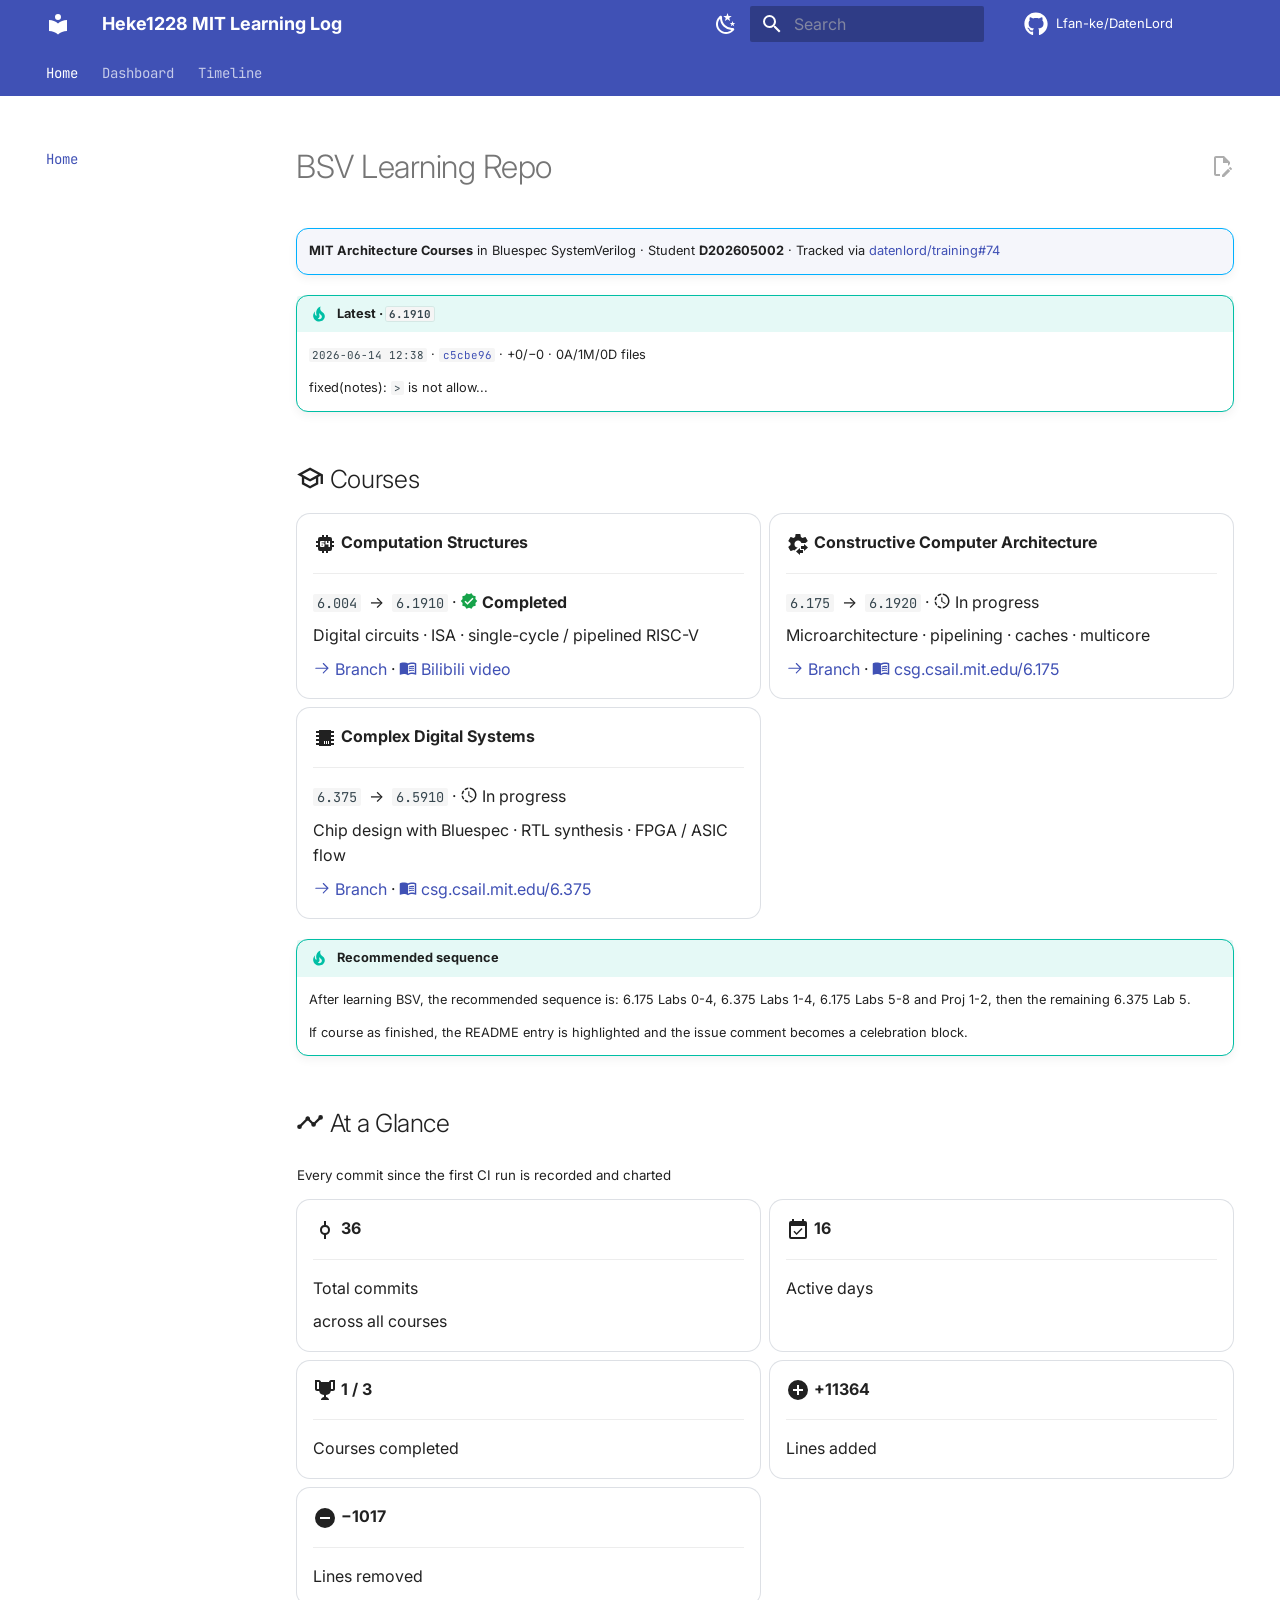
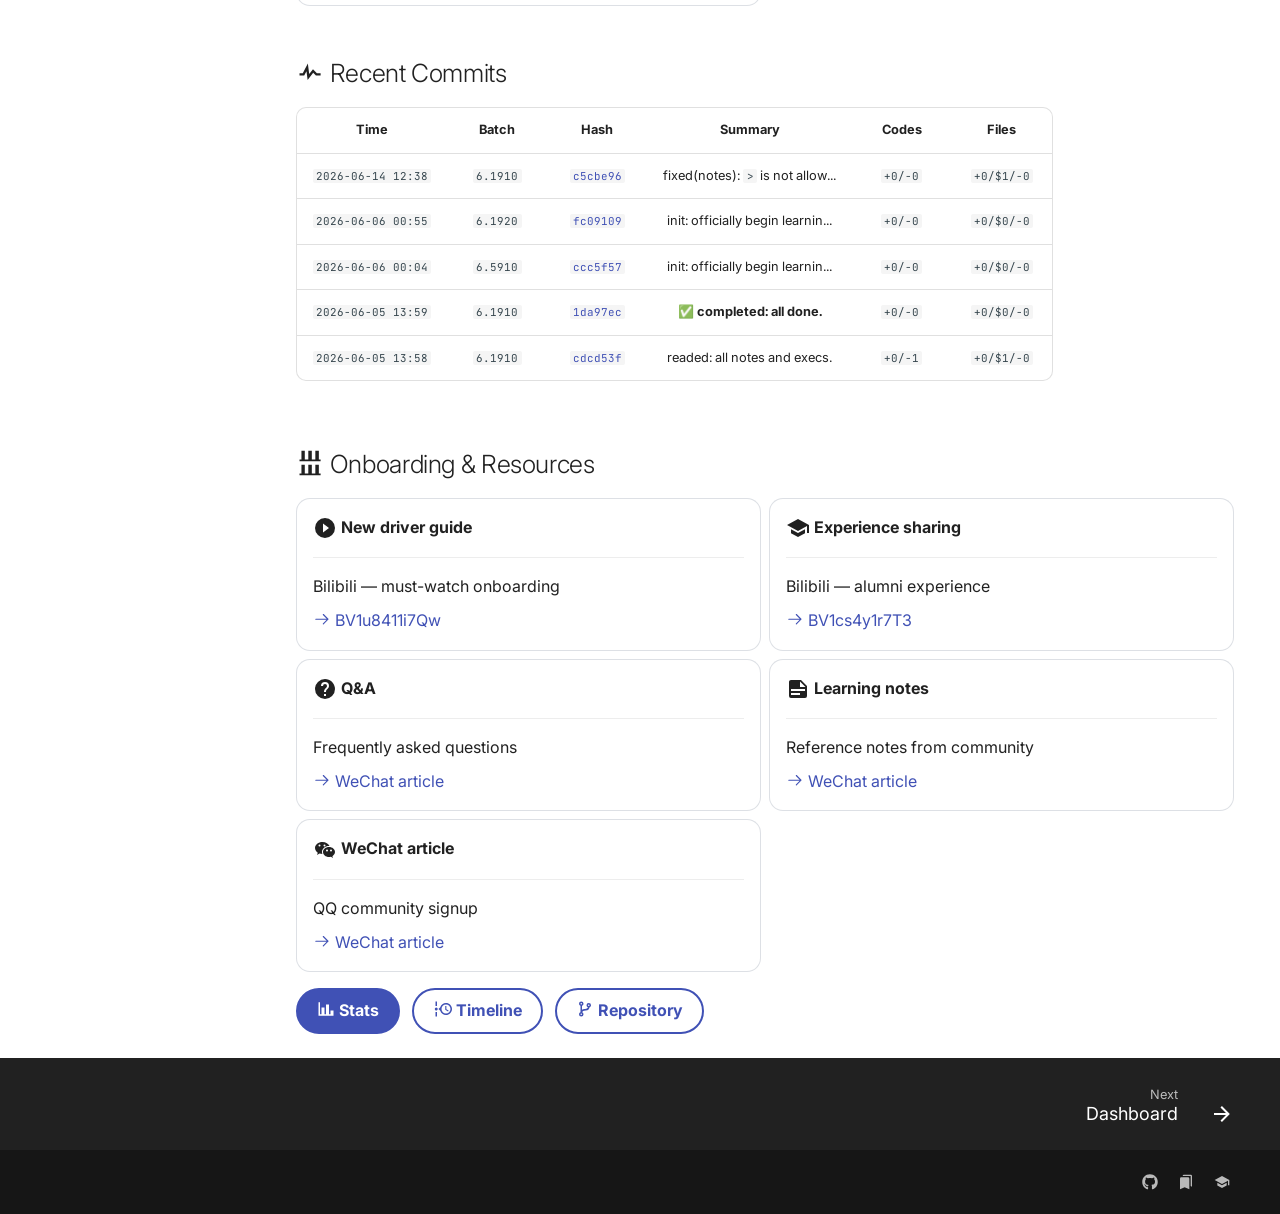
<file: index.html>
<!doctype html>
<html lang="en" class="no-js">
  <head>
    
      <meta charset="utf-8">
      <meta name="viewport" content="width=device-width,initial-scale=1">
      
        <meta name="description" content="MIT 6.1910 / 6.1920 / 6.5910 — D202605002">
      
      
      
        <link rel="canonical" href="https://lfan-ke.github.io/DatenLord/">
      
      
      
        <link rel="next" href="stats/">
      
      
        
      
      
      <link rel="icon" href="assets/images/favicon.png">
      <meta name="generator" content="mkdocs-1.6.1, mkdocs-material-9.7.6">
    
    
      
        <title>Heke1228 MIT Learning Log</title>
      
    
    
      <link rel="stylesheet" href="assets/stylesheets/main.484c7ddc.min.css">
      
        
        <link rel="stylesheet" href="assets/stylesheets/palette.ab4e12ef.min.css">
      
      


    
    
      
    
    
      
        
        
        <link rel="preconnect" href="https://fonts.gstatic.com" crossorigin>
        <link rel="stylesheet" href="https://fonts.googleapis.com/css?family=Inter:300,300i,400,400i,700,700i%7CJetBrains+Mono:400,400i,700,700i&display=fallback">
        <style>:root{--md-text-font:"Inter";--md-code-font:"JetBrains Mono"}</style>
      
    
    
      <link rel="stylesheet" href="extra.css">
    
    <script>__md_scope=new URL(".",location),__md_hash=e=>[...e].reduce(((e,_)=>(e<<5)-e+_.charCodeAt(0)),0),__md_get=(e,_=localStorage,t=__md_scope)=>JSON.parse(_.getItem(t.pathname+"."+e)),__md_set=(e,_,t=localStorage,a=__md_scope)=>{try{t.setItem(a.pathname+"."+e,JSON.stringify(_))}catch(e){}}</script>
    
      

    
    
  </head>
  
  
    
    
      
    
    
    
    
    <body dir="ltr" data-md-color-scheme="default" data-md-color-primary="indigo" data-md-color-accent="blue">
  
    
    <input class="md-toggle" data-md-toggle="drawer" type="checkbox" id="__drawer" autocomplete="off">
    <input class="md-toggle" data-md-toggle="search" type="checkbox" id="__search" autocomplete="off">
    <label class="md-overlay" for="__drawer"></label>
    <div data-md-component="skip">
      
        
        <a href="#bsv-learning-repo" class="md-skip">
          Skip to content
        </a>
      
    </div>
    <div data-md-component="announce">
      
    </div>
    
    
      

<header class="md-header" data-md-component="header">
  <nav class="md-header__inner md-grid" aria-label="Header">
    <a href="." title="Heke1228 MIT Learning Log" class="md-header__button md-logo" aria-label="Heke1228 MIT Learning Log" data-md-component="logo">
      
  
  <svg xmlns="http://www.w3.org/2000/svg" viewBox="0 0 24 24"><path d="M12 8a3 3 0 0 0 3-3 3 3 0 0 0-3-3 3 3 0 0 0-3 3 3 3 0 0 0 3 3m0 3.54C9.64 9.35 6.5 8 3 8v11c3.5 0 6.64 1.35 9 3.54 2.36-2.19 5.5-3.54 9-3.54V8c-3.5 0-6.64 1.35-9 3.54"/></svg>

    </a>
    <label class="md-header__button md-icon" for="__drawer">
      
      <svg xmlns="http://www.w3.org/2000/svg" viewBox="0 0 24 24"><path d="M3 6h18v2H3zm0 5h18v2H3zm0 5h18v2H3z"/></svg>
    </label>
    <div class="md-header__title" data-md-component="header-title">
      <div class="md-header__ellipsis">
        <div class="md-header__topic">
          <span class="md-ellipsis">
            Heke1228 MIT Learning Log
          </span>
        </div>
        <div class="md-header__topic" data-md-component="header-topic">
          <span class="md-ellipsis">
            
              Home
            
          </span>
        </div>
      </div>
    </div>
    
      
        <form class="md-header__option" data-md-component="palette">
  
    
    
    
    <input class="md-option" data-md-color-media="(prefers-color-scheme: light)" data-md-color-scheme="default" data-md-color-primary="indigo" data-md-color-accent="blue"  aria-label="Switch to dark mode"  type="radio" name="__palette" id="__palette_0">
    
      <label class="md-header__button md-icon" title="Switch to dark mode" for="__palette_1" hidden>
        <svg xmlns="http://www.w3.org/2000/svg" viewBox="0 0 24 24"><path d="m17.75 4.09-2.53 1.94.91 3.06-2.63-1.81-2.63 1.81.91-3.06-2.53-1.94L12.44 4l1.06-3 1.06 3zm3.5 6.91-1.64 1.25.59 1.98-1.7-1.17-1.7 1.17.59-1.98L15.75 11l2.06-.05L18.5 9l.69 1.95zm-2.28 4.95c.83-.08 1.72 1.1 1.19 1.85-.32.45-.66.87-1.08 1.27C15.17 23 8.84 23 4.94 19.07c-3.91-3.9-3.91-10.24 0-14.14.4-.4.82-.76 1.27-1.08.75-.53 1.93.36 1.85 1.19-.27 2.86.69 5.83 2.89 8.02a9.96 9.96 0 0 0 8.02 2.89m-1.64 2.02a12.08 12.08 0 0 1-7.8-3.47c-2.17-2.19-3.33-5-3.49-7.82-2.81 3.14-2.7 7.96.31 10.98 3.02 3.01 7.84 3.12 10.98.31"/></svg>
      </label>
    
  
    
    
    
    <input class="md-option" data-md-color-media="(prefers-color-scheme: dark)" data-md-color-scheme="slate" data-md-color-primary="indigo" data-md-color-accent="blue"  aria-label="Switch to light mode"  type="radio" name="__palette" id="__palette_1">
    
      <label class="md-header__button md-icon" title="Switch to light mode" for="__palette_0" hidden>
        <svg xmlns="http://www.w3.org/2000/svg" viewBox="0 0 24 24"><path d="M12 7a5 5 0 0 1 5 5 5 5 0 0 1-5 5 5 5 0 0 1-5-5 5 5 0 0 1 5-5m0 2a3 3 0 0 0-3 3 3 3 0 0 0 3 3 3 3 0 0 0 3-3 3 3 0 0 0-3-3m0-7 2.39 3.42C13.65 5.15 12.84 5 12 5s-1.65.15-2.39.42zM3.34 7l4.16-.35A7.2 7.2 0 0 0 5.94 8.5c-.44.74-.69 1.5-.83 2.29zm.02 10 1.76-3.77a7.131 7.131 0 0 0 2.38 4.14zM20.65 7l-1.77 3.79a7.02 7.02 0 0 0-2.38-4.15zm-.01 10-4.14.36c.59-.51 1.12-1.14 1.54-1.86.42-.73.69-1.5.83-2.29zM12 22l-2.41-3.44c.74.27 1.55.44 2.41.44.82 0 1.63-.17 2.37-.44z"/></svg>
      </label>
    
  
</form>
      
    
    
      <script>var palette=__md_get("__palette");if(palette&&palette.color){if("(prefers-color-scheme)"===palette.color.media){var media=matchMedia("(prefers-color-scheme: light)"),input=document.querySelector(media.matches?"[data-md-color-media='(prefers-color-scheme: light)']":"[data-md-color-media='(prefers-color-scheme: dark)']");palette.color.media=input.getAttribute("data-md-color-media"),palette.color.scheme=input.getAttribute("data-md-color-scheme"),palette.color.primary=input.getAttribute("data-md-color-primary"),palette.color.accent=input.getAttribute("data-md-color-accent")}for(var[key,value]of Object.entries(palette.color))document.body.setAttribute("data-md-color-"+key,value)}</script>
    
    
    
      
      
        <label class="md-header__button md-icon" for="__search">
          
          <svg xmlns="http://www.w3.org/2000/svg" viewBox="0 0 24 24"><path d="M9.5 3A6.5 6.5 0 0 1 16 9.5c0 1.61-.59 3.09-1.56 4.23l.27.27h.79l5 5-1.5 1.5-5-5v-.79l-.27-.27A6.52 6.52 0 0 1 9.5 16 6.5 6.5 0 0 1 3 9.5 6.5 6.5 0 0 1 9.5 3m0 2C7 5 5 7 5 9.5S7 14 9.5 14 14 12 14 9.5 12 5 9.5 5"/></svg>
        </label>
        <div class="md-search" data-md-component="search" role="dialog">
  <label class="md-search__overlay" for="__search"></label>
  <div class="md-search__inner" role="search">
    <form class="md-search__form" name="search">
      <input type="text" class="md-search__input" name="query" aria-label="Search" placeholder="Search" autocapitalize="off" autocorrect="off" autocomplete="off" spellcheck="false" data-md-component="search-query" required>
      <label class="md-search__icon md-icon" for="__search">
        
        <svg xmlns="http://www.w3.org/2000/svg" viewBox="0 0 24 24"><path d="M9.5 3A6.5 6.5 0 0 1 16 9.5c0 1.61-.59 3.09-1.56 4.23l.27.27h.79l5 5-1.5 1.5-5-5v-.79l-.27-.27A6.52 6.52 0 0 1 9.5 16 6.5 6.5 0 0 1 3 9.5 6.5 6.5 0 0 1 9.5 3m0 2C7 5 5 7 5 9.5S7 14 9.5 14 14 12 14 9.5 12 5 9.5 5"/></svg>
        
        <svg xmlns="http://www.w3.org/2000/svg" viewBox="0 0 24 24"><path d="M20 11v2H8l5.5 5.5-1.42 1.42L4.16 12l7.92-7.92L13.5 5.5 8 11z"/></svg>
      </label>
      <nav class="md-search__options" aria-label="Search">
        
          <a href="javascript:void(0)" class="md-search__icon md-icon" title="Share" aria-label="Share" data-clipboard data-clipboard-text="" data-md-component="search-share" tabindex="-1">
            
            <svg xmlns="http://www.w3.org/2000/svg" viewBox="0 0 24 24"><path d="M18 16.08c-.76 0-1.44.3-1.96.77L8.91 12.7c.05-.23.09-.46.09-.7s-.04-.47-.09-.7l7.05-4.11c.54.5 1.25.81 2.04.81a3 3 0 0 0 3-3 3 3 0 0 0-3-3 3 3 0 0 0-3 3c0 .24.04.47.09.7L8.04 9.81C7.5 9.31 6.79 9 6 9a3 3 0 0 0-3 3 3 3 0 0 0 3 3c.79 0 1.5-.31 2.04-.81l7.12 4.15c-.05.21-.08.43-.08.66 0 1.61 1.31 2.91 2.92 2.91s2.92-1.3 2.92-2.91A2.92 2.92 0 0 0 18 16.08"/></svg>
          </a>
        
        <button type="reset" class="md-search__icon md-icon" title="Clear" aria-label="Clear" tabindex="-1">
          
          <svg xmlns="http://www.w3.org/2000/svg" viewBox="0 0 24 24"><path d="M19 6.41 17.59 5 12 10.59 6.41 5 5 6.41 10.59 12 5 17.59 6.41 19 12 13.41 17.59 19 19 17.59 13.41 12z"/></svg>
        </button>
      </nav>
      
        <div class="md-search__suggest" data-md-component="search-suggest"></div>
      
    </form>
    <div class="md-search__output">
      <div class="md-search__scrollwrap" tabindex="0" data-md-scrollfix>
        <div class="md-search-result" data-md-component="search-result">
          <div class="md-search-result__meta">
            Initializing search
          </div>
          <ol class="md-search-result__list" role="presentation"></ol>
        </div>
      </div>
    </div>
  </div>
</div>
      
    
    
      <div class="md-header__source">
        <a href="https://github.com/Lfan-ke/DatenLord" title="Go to repository" class="md-source" data-md-component="source">
  <div class="md-source__icon md-icon">
    
    <svg xmlns="http://www.w3.org/2000/svg" viewBox="0 0 512 512"><!--! Font Awesome Free 7.1.0 by @fontawesome - https://fontawesome.com License - https://fontawesome.com/license/free (Icons: CC BY 4.0, Fonts: SIL OFL 1.1, Code: MIT License) Copyright 2025 Fonticons, Inc.--><path d="M173.9 397.4c0 2-2.3 3.6-5.2 3.6-3.3.3-5.6-1.3-5.6-3.6 0-2 2.3-3.6 5.2-3.6 3-.3 5.6 1.3 5.6 3.6m-31.1-4.5c-.7 2 1.3 4.3 4.3 4.9 2.6 1 5.6 0 6.2-2s-1.3-4.3-4.3-5.2c-2.6-.7-5.5.3-6.2 2.3m44.2-1.7c-2.9.7-4.9 2.6-4.6 4.9.3 2 2.9 3.3 5.9 2.6 2.9-.7 4.9-2.6 4.6-4.6-.3-1.9-3-3.2-5.9-2.9M252.8 8C114.1 8 8 113.3 8 252c0 110.9 69.8 205.8 169.5 239.2 12.8 2.3 17.3-5.6 17.3-12.1 0-6.2-.3-40.4-.3-61.4 0 0-70 15-84.7-29.8 0 0-11.4-29.1-27.8-36.6 0 0-22.9-15.7 1.6-15.4 0 0 24.9 2 38.6 25.8 21.9 38.6 58.6 27.5 72.9 20.9 2.3-16 8.8-27.1 16-33.7-55.9-6.2-112.3-14.3-112.3-110.5 0-27.5 7.6-41.3 23.6-58.9-2.6-6.5-11.1-33.3 2.6-67.9 20.9-6.5 69 27 69 27 20-5.6 41.5-8.5 62.8-8.5s42.8 2.9 62.8 8.5c0 0 48.1-33.6 69-27 13.7 34.7 5.2 61.4 2.6 67.9 16 17.7 25.8 31.5 25.8 58.9 0 96.5-58.9 104.2-114.8 110.5 9.2 7.9 17 22.9 17 46.4 0 33.7-.3 75.4-.3 83.6 0 6.5 4.6 14.4 17.3 12.1C436.2 457.8 504 362.9 504 252 504 113.3 391.5 8 252.8 8M105.2 352.9c-1.3 1-1 3.3.7 5.2 1.6 1.6 3.9 2.3 5.2 1 1.3-1 1-3.3-.7-5.2-1.6-1.6-3.9-2.3-5.2-1m-10.8-8.1c-.7 1.3.3 2.9 2.3 3.9 1.6 1 3.6.7 4.3-.7.7-1.3-.3-2.9-2.3-3.9-2-.6-3.6-.3-4.3.7m32.4 35.6c-1.6 1.3-1 4.3 1.3 6.2 2.3 2.3 5.2 2.6 6.5 1 1.3-1.3.7-4.3-1.3-6.2-2.2-2.3-5.2-2.6-6.5-1m-11.4-14.7c-1.6 1-1.6 3.6 0 5.9s4.3 3.3 5.6 2.3c1.6-1.3 1.6-3.9 0-6.2-1.4-2.3-4-3.3-5.6-2"/></svg>
  </div>
  <div class="md-source__repository">
    Lfan-ke/DatenLord
  </div>
</a>
      </div>
    
  </nav>
  
</header>
    
    <div class="md-container" data-md-component="container">
      
      
        
          
            
<nav class="md-tabs" aria-label="Tabs" data-md-component="tabs">
  <div class="md-grid">
    <ul class="md-tabs__list">
      
        
  
  
  
    
  
  
    <li class="md-tabs__item md-tabs__item--active">
      <a href="." class="md-tabs__link">
        
  
  
    
  
  Home

      </a>
    </li>
  

      
        
  
  
  
  
    <li class="md-tabs__item">
      <a href="stats/" class="md-tabs__link">
        
  
  
    
  
  Dashboard

      </a>
    </li>
  

      
        
  
  
  
  
    <li class="md-tabs__item">
      <a href="timeline/" class="md-tabs__link">
        
  
  
    
  
  Timeline

      </a>
    </li>
  

      
    </ul>
  </div>
</nav>
          
        
      
      <main class="md-main" data-md-component="main">
        <div class="md-main__inner md-grid">
          
            
              
                
              
              <div class="md-sidebar md-sidebar--primary" data-md-component="sidebar" data-md-type="navigation" >
                <div class="md-sidebar__scrollwrap">
                  <div class="md-sidebar__inner">
                    


  


<nav class="md-nav md-nav--primary md-nav--lifted" aria-label="Navigation" data-md-level="0">
  <label class="md-nav__title" for="__drawer">
    <a href="." title="Heke1228 MIT Learning Log" class="md-nav__button md-logo" aria-label="Heke1228 MIT Learning Log" data-md-component="logo">
      
  
  <svg xmlns="http://www.w3.org/2000/svg" viewBox="0 0 24 24"><path d="M12 8a3 3 0 0 0 3-3 3 3 0 0 0-3-3 3 3 0 0 0-3 3 3 3 0 0 0 3 3m0 3.54C9.64 9.35 6.5 8 3 8v11c3.5 0 6.64 1.35 9 3.54 2.36-2.19 5.5-3.54 9-3.54V8c-3.5 0-6.64 1.35-9 3.54"/></svg>

    </a>
    Heke1228 MIT Learning Log
  </label>
  
    <div class="md-nav__source">
      <a href="https://github.com/Lfan-ke/DatenLord" title="Go to repository" class="md-source" data-md-component="source">
  <div class="md-source__icon md-icon">
    
    <svg xmlns="http://www.w3.org/2000/svg" viewBox="0 0 512 512"><!--! Font Awesome Free 7.1.0 by @fontawesome - https://fontawesome.com License - https://fontawesome.com/license/free (Icons: CC BY 4.0, Fonts: SIL OFL 1.1, Code: MIT License) Copyright 2025 Fonticons, Inc.--><path d="M173.9 397.4c0 2-2.3 3.6-5.2 3.6-3.3.3-5.6-1.3-5.6-3.6 0-2 2.3-3.6 5.2-3.6 3-.3 5.6 1.3 5.6 3.6m-31.1-4.5c-.7 2 1.3 4.3 4.3 4.9 2.6 1 5.6 0 6.2-2s-1.3-4.3-4.3-5.2c-2.6-.7-5.5.3-6.2 2.3m44.2-1.7c-2.9.7-4.9 2.6-4.6 4.9.3 2 2.9 3.3 5.9 2.6 2.9-.7 4.9-2.6 4.6-4.6-.3-1.9-3-3.2-5.9-2.9M252.8 8C114.1 8 8 113.3 8 252c0 110.9 69.8 205.8 169.5 239.2 12.8 2.3 17.3-5.6 17.3-12.1 0-6.2-.3-40.4-.3-61.4 0 0-70 15-84.7-29.8 0 0-11.4-29.1-27.8-36.6 0 0-22.9-15.7 1.6-15.4 0 0 24.9 2 38.6 25.8 21.9 38.6 58.6 27.5 72.9 20.9 2.3-16 8.8-27.1 16-33.7-55.9-6.2-112.3-14.3-112.3-110.5 0-27.5 7.6-41.3 23.6-58.9-2.6-6.5-11.1-33.3 2.6-67.9 20.9-6.5 69 27 69 27 20-5.6 41.5-8.5 62.8-8.5s42.8 2.9 62.8 8.5c0 0 48.1-33.6 69-27 13.7 34.7 5.2 61.4 2.6 67.9 16 17.7 25.8 31.5 25.8 58.9 0 96.5-58.9 104.2-114.8 110.5 9.2 7.9 17 22.9 17 46.4 0 33.7-.3 75.4-.3 83.6 0 6.5 4.6 14.4 17.3 12.1C436.2 457.8 504 362.9 504 252 504 113.3 391.5 8 252.8 8M105.2 352.9c-1.3 1-1 3.3.7 5.2 1.6 1.6 3.9 2.3 5.2 1 1.3-1 1-3.3-.7-5.2-1.6-1.6-3.9-2.3-5.2-1m-10.8-8.1c-.7 1.3.3 2.9 2.3 3.9 1.6 1 3.6.7 4.3-.7.7-1.3-.3-2.9-2.3-3.9-2-.6-3.6-.3-4.3.7m32.4 35.6c-1.6 1.3-1 4.3 1.3 6.2 2.3 2.3 5.2 2.6 6.5 1 1.3-1.3.7-4.3-1.3-6.2-2.2-2.3-5.2-2.6-6.5-1m-11.4-14.7c-1.6 1-1.6 3.6 0 5.9s4.3 3.3 5.6 2.3c1.6-1.3 1.6-3.9 0-6.2-1.4-2.3-4-3.3-5.6-2"/></svg>
  </div>
  <div class="md-source__repository">
    Lfan-ke/DatenLord
  </div>
</a>
    </div>
  
  <ul class="md-nav__list" data-md-scrollfix>
    
      
      
  
  
    
  
  
  
    <li class="md-nav__item md-nav__item--active">
      
      <input class="md-nav__toggle md-toggle" type="checkbox" id="__toc">
      
      
        
      
      
        <label class="md-nav__link md-nav__link--active" for="__toc">
          
  
  
  <span class="md-ellipsis">
    
  
    Home
  

    
  </span>
  
  

          <span class="md-nav__icon md-icon"></span>
        </label>
      
      <a href="." class="md-nav__link md-nav__link--active">
        
  
  
  <span class="md-ellipsis">
    
  
    Home
  

    
  </span>
  
  

      </a>
      
        

<nav class="md-nav md-nav--secondary" aria-label="Table of contents">
  
  
  
    
  
  
    <label class="md-nav__title" for="__toc">
      <span class="md-nav__icon md-icon"></span>
      Table of contents
    </label>
    <ul class="md-nav__list" data-md-component="toc" data-md-scrollfix>
      
        <li class="md-nav__item">
  <a href="#courses" class="md-nav__link">
    <span class="md-ellipsis">
      
        Courses
      
    </span>
  </a>
  
</li>
      
        <li class="md-nav__item">
  <a href="#at-a-glance" class="md-nav__link">
    <span class="md-ellipsis">
      
        At a Glance
      
    </span>
  </a>
  
</li>
      
        <li class="md-nav__item">
  <a href="#recent-commits" class="md-nav__link">
    <span class="md-ellipsis">
      
        Recent Commits
      
    </span>
  </a>
  
</li>
      
        <li class="md-nav__item">
  <a href="#onboarding-resources" class="md-nav__link">
    <span class="md-ellipsis">
      
        Onboarding &amp; Resources
      
    </span>
  </a>
  
</li>
      
    </ul>
  
</nav>
      
    </li>
  

    
      
      
  
  
  
  
    <li class="md-nav__item">
      <a href="stats/" class="md-nav__link">
        
  
  
  <span class="md-ellipsis">
    
  
    Dashboard
  

    
  </span>
  
  

      </a>
    </li>
  

    
      
      
  
  
  
  
    <li class="md-nav__item">
      <a href="timeline/" class="md-nav__link">
        
  
  
  <span class="md-ellipsis">
    
  
    Timeline
  

    
  </span>
  
  

      </a>
    </li>
  

    
  </ul>
</nav>
                  </div>
                </div>
              </div>
            
            
              
                
              
              <div class="md-sidebar md-sidebar--secondary" data-md-component="sidebar" data-md-type="toc" hidden>
                <div class="md-sidebar__scrollwrap">
                  <div class="md-sidebar__inner">
                    

<nav class="md-nav md-nav--secondary" aria-label="Table of contents">
  
  
  
    
  
  
    <label class="md-nav__title" for="__toc">
      <span class="md-nav__icon md-icon"></span>
      Table of contents
    </label>
    <ul class="md-nav__list" data-md-component="toc" data-md-scrollfix>
      
        <li class="md-nav__item">
  <a href="#courses" class="md-nav__link">
    <span class="md-ellipsis">
      
        Courses
      
    </span>
  </a>
  
</li>
      
        <li class="md-nav__item">
  <a href="#at-a-glance" class="md-nav__link">
    <span class="md-ellipsis">
      
        At a Glance
      
    </span>
  </a>
  
</li>
      
        <li class="md-nav__item">
  <a href="#recent-commits" class="md-nav__link">
    <span class="md-ellipsis">
      
        Recent Commits
      
    </span>
  </a>
  
</li>
      
        <li class="md-nav__item">
  <a href="#onboarding-resources" class="md-nav__link">
    <span class="md-ellipsis">
      
        Onboarding &amp; Resources
      
    </span>
  </a>
  
</li>
      
    </ul>
  
</nav>
                  </div>
                </div>
              </div>
            
          
          
            <div class="md-content" data-md-component="content">
              
              <article class="md-content__inner md-typeset">
                
                  
  



  
    <a href="https://github.com/Lfan-ke/DatenLord/edit/main/README.md/index.md" title="Edit this page" class="md-content__button md-icon" rel="edit">
      
      <svg xmlns="http://www.w3.org/2000/svg" viewBox="0 0 24 24"><path d="M10 20H6V4h7v5h5v3.1l2-2V8l-6-6H6c-1.1 0-2 .9-2 2v16c0 1.1.9 2 2 2h4zm10.2-7c.1 0 .3.1.4.2l1.3 1.3c.2.2.2.6 0 .8l-1 1-2.1-2.1 1-1c.1-.1.2-.2.4-.2m0 3.9L14.1 23H12v-2.1l6.1-6.1z"/></svg>
    </a>
  
  


<h1 id="bsv-learning-repo">BSV Learning Repo<a class="headerlink" href="#bsv-learning-repo" title="Permanent link">&para;</a></h1>
<div class="admonition abstract">
<p><strong>MIT Architecture Courses</strong> in Bluespec SystemVerilog · Student <strong>D202605002</strong> · Tracked via <a href="https://github.com/datenlord/training/issues/74">datenlord/training#74</a></p>
</div>
<div class="admonition tip">
<p class="admonition-title">Latest · <code>6.1910</code></p>
<p><code>2026-06-14 12:38</code> · <a href="https://github.com/Lfan-ke/DatenLord/commit/c5cbe965fda5513909c4f612207e7ad48aac3c42"><code>c5cbe96</code></a> · +0/−0 · 0A/1M/0D files</p>
<p>fixed(notes): <code>&gt;</code> is not allow...</p>
</div>
<h2 id="courses"><span class="twemoji"><svg xmlns="http://www.w3.org/2000/svg" viewBox="0 0 24 24"><path d="M12 3 1 9l4 2.18v6L12 21l7-3.82v-6l2-1.09V17h2V9zm6.82 6L12 12.72 5.18 9 12 5.28zM17 16l-5 2.72L7 16v-3.73L12 15l5-2.73z"/></svg></span> Courses<a class="headerlink" href="#courses" title="Permanent link">&para;</a></h2>
<div class="grid cards">
<ul>
<li>
<p><span class="twemoji lg middle"><svg xmlns="http://www.w3.org/2000/svg" viewBox="0 0 24 24"><path d="M9 3v2H7a2 2 0 0 0-2 2v2H3v2h2v2H3v2h2v2a2 2 0 0 0 2 2h2v2h2v-2h2v2h2v-2h2a2 2 0 0 0 2-2v-2h2v-2h-2v-2h2V9h-2V7a2 2 0 0 0-2-2h-2V3h-2v2h-2V3M8 9h3.5v1.5h-3v.75h2a1 1 0 0 1 1 1V14a1 1 0 0 1-1 1H8a1 1 0 0 1-1-1v-4a1 1 0 0 1 1-1m4.5 0H14v2h1.5V9H17v6h-1.5v-2.5h-3m-4 .25v.75H10v-.75"/></svg></span> <strong>Computation Structures</strong></p>
<hr />
<p><code>6.004</code> &nbsp;→&nbsp; <code>6.1910</code> · <span class="twemoji completed"><svg xmlns="http://www.w3.org/2000/svg" viewBox="0 0 24 24"><path d="m23 12-2.44-2.78.34-3.68-3.61-.82-1.89-3.18L12 3 8.6 1.54 6.71 4.72l-3.61.81.34 3.68L1 12l2.44 2.78-.34 3.69 3.61.82 1.89 3.18L12 21l3.4 1.46 1.89-3.18 3.61-.82-.34-3.68zm-13 5-4-4 1.41-1.41L10 14.17l6.59-6.59L18 9z"/></svg></span> <strong>Completed</strong></p>
<p>Digital circuits · ISA · single-cycle / pipelined RISC-V</p>
<p><a href="https://github.com/Lfan-ke/DatenLord/tree/6.1910"><span class="twemoji"><svg xmlns="http://www.w3.org/2000/svg" viewBox="0 0 24 24"><path d="M13.22 19.03a.75.75 0 0 1 0-1.06L18.19 13H3.75a.75.75 0 0 1 0-1.5h14.44l-4.97-4.97a.749.749 0 0 1 .326-1.275.75.75 0 0 1 .734.215l6.25 6.25a.75.75 0 0 1 0 1.06l-6.25 6.25a.75.75 0 0 1-1.06 0"/></svg></span> Branch</a> · <a href="https://b23.tv/o7YjSkA"><span class="twemoji"><svg xmlns="http://www.w3.org/2000/svg" viewBox="0 0 24 24"><path d="M12 21.5c-1.35-.85-3.8-1.5-5.5-1.5-1.65 0-3.35.3-4.75 1.05-.1.05-.15.05-.25.05-.25 0-.5-.25-.5-.5V6c.6-.45 1.25-.75 2-1 1.11-.35 2.33-.5 3.5-.5 1.95 0 4.05.4 5.5 1.5 1.45-1.1 3.55-1.5 5.5-1.5 1.17 0 2.39.15 3.5.5.75.25 1.4.55 2 1v14.6c0 .25-.25.5-.5.5-.1 0-.15 0-.25-.05-1.4-.75-3.1-1.05-4.75-1.05-1.7 0-4.15.65-5.5 1.5M12 8v11.5c1.35-.85 3.8-1.5 5.5-1.5 1.2 0 2.4.15 3.5.5V7c-1.1-.35-2.3-.5-3.5-.5-1.7 0-4.15.65-5.5 1.5m1 3.5c1.11-.68 2.6-1 4.5-1 .91 0 1.76.09 2.5.28V9.23c-.87-.15-1.71-.23-2.5-.23q-2.655 0-4.5.84zm4.5.17c-1.71 0-3.21.26-4.5.79v1.69c1.11-.65 2.6-.99 4.5-.99 1.04 0 1.88.08 2.5.24v-1.5c-.87-.16-1.71-.23-2.5-.23m2.5 2.9c-.87-.16-1.71-.24-2.5-.24-1.83 0-3.33.27-4.5.8v1.69c1.11-.66 2.6-.99 4.5-.99 1.04 0 1.88.08 2.5.24z"/></svg></span> Bilibili video</a></p>
</li>
<li>
<p><span class="twemoji lg middle"><svg xmlns="http://www.w3.org/2000/svg" viewBox="0 0 24 24"><path d="M14 18v-2l-4 3.5 4 3.5v-2h3v-3zm8-2.5L18 12v2h-3v3h3v2zm-.34-6.77-2-3.46c-.12-.22-.38-.31-.61-.22l-2.49 1c-.51-.41-1.06-.74-1.69-1l-.37-2.63A.506.506 0 0 0 14 2h-4c-.25 0-.46.18-.5.42l-.37 2.65c-.63.26-1.17.59-1.69 1L5 5.05c-.23-.09-.5 0-.61.22l-2 3.46c-.13.21-.08.49.11.64L4.57 11c-.04.33-.07.67-.07 1s.03.67.07 1l-2.11 1.63c-.2.15-.25.43-.12.64l2 3.46c.11.27.4.38.66.27l2.5-1c.24.19.5.37.76.53l3.51-3A3.52 3.52 0 0 1 8.5 11.8c.15-1.93 1.82-3.39 3.75-3.25 1.44.09 2.67 1.07 3.1 2.45h4.08l2.11-1.63c.19-.15.24-.43.12-.64"/></svg></span> <strong>Constructive Computer Architecture</strong></p>
<hr />
<p><code>6.175</code> &nbsp;→&nbsp; <code>6.1920</code> · <span class="twemoji"><svg xmlns="http://www.w3.org/2000/svg" viewBox="0 0 24 24"><path d="M13 2.03v2.02c4.39.54 7.5 4.53 6.96 8.92-.46 3.64-3.32 6.53-6.96 6.96v2c5.5-.55 9.5-5.43 8.95-10.93-.45-4.75-4.22-8.5-8.95-8.97m-2 .03c-1.95.19-3.81.94-5.33 2.2L7.1 5.74c1.12-.9 2.47-1.48 3.9-1.68zM4.26 5.67A9.9 9.9 0 0 0 2.05 11h2c.19-1.42.75-2.77 1.64-3.9zM2.06 13c.2 1.96.97 3.81 2.21 5.33l1.42-1.43A8 8 0 0 1 4.06 13zm5.04 5.37-1.43 1.37A10 10 0 0 0 11 22v-2a8 8 0 0 1-3.9-1.63M12.5 7v5.25l4.5 2.67-.75 1.23L11 13V7z"/></svg></span> In progress</p>
<p>Microarchitecture · pipelining · caches · multicore</p>
<p><a href="https://github.com/Lfan-ke/DatenLord/tree/6.1920"><span class="twemoji"><svg xmlns="http://www.w3.org/2000/svg" viewBox="0 0 24 24"><path d="M13.22 19.03a.75.75 0 0 1 0-1.06L18.19 13H3.75a.75.75 0 0 1 0-1.5h14.44l-4.97-4.97a.749.749 0 0 1 .326-1.275.75.75 0 0 1 .734.215l6.25 6.25a.75.75 0 0 1 0 1.06l-6.25 6.25a.75.75 0 0 1-1.06 0"/></svg></span> Branch</a> · <a href="http://csg.csail.mit.edu/6.175/index.html"><span class="twemoji"><svg xmlns="http://www.w3.org/2000/svg" viewBox="0 0 24 24"><path d="M12 21.5c-1.35-.85-3.8-1.5-5.5-1.5-1.65 0-3.35.3-4.75 1.05-.1.05-.15.05-.25.05-.25 0-.5-.25-.5-.5V6c.6-.45 1.25-.75 2-1 1.11-.35 2.33-.5 3.5-.5 1.95 0 4.05.4 5.5 1.5 1.45-1.1 3.55-1.5 5.5-1.5 1.17 0 2.39.15 3.5.5.75.25 1.4.55 2 1v14.6c0 .25-.25.5-.5.5-.1 0-.15 0-.25-.05-1.4-.75-3.1-1.05-4.75-1.05-1.7 0-4.15.65-5.5 1.5M12 8v11.5c1.35-.85 3.8-1.5 5.5-1.5 1.2 0 2.4.15 3.5.5V7c-1.1-.35-2.3-.5-3.5-.5-1.7 0-4.15.65-5.5 1.5m1 3.5c1.11-.68 2.6-1 4.5-1 .91 0 1.76.09 2.5.28V9.23c-.87-.15-1.71-.23-2.5-.23q-2.655 0-4.5.84zm4.5.17c-1.71 0-3.21.26-4.5.79v1.69c1.11-.65 2.6-.99 4.5-.99 1.04 0 1.88.08 2.5.24v-1.5c-.87-.16-1.71-.23-2.5-.23m2.5 2.9c-.87-.16-1.71-.24-2.5-.24-1.83 0-3.33.27-4.5.8v1.69c1.11-.66 2.6-.99 4.5-.99 1.04 0 1.88.08 2.5.24z"/></svg></span> csg.csail.mit.edu/6.175</a></p>
</li>
<li>
<p><span class="twemoji lg middle"><svg xmlns="http://www.w3.org/2000/svg" viewBox="0 0 24 24"><path d="M6 4h12v1h3v2h-3v2h3v2h-3v2h3v2h-3v2h3v2h-3v1H6v-1H3v-2h3v-2H3v-2h3v-2H3V9h3V7H3V5h3zm5 11v3h1v-3zm2 0v3h1v-3zm2 0v3h1v-3z"/></svg></span> <strong>Complex Digital Systems</strong></p>
<hr />
<p><code>6.375</code> &nbsp;→&nbsp; <code>6.5910</code> · <span class="twemoji"><svg xmlns="http://www.w3.org/2000/svg" viewBox="0 0 24 24"><path d="M13 2.03v2.02c4.39.54 7.5 4.53 6.96 8.92-.46 3.64-3.32 6.53-6.96 6.96v2c5.5-.55 9.5-5.43 8.95-10.93-.45-4.75-4.22-8.5-8.95-8.97m-2 .03c-1.95.19-3.81.94-5.33 2.2L7.1 5.74c1.12-.9 2.47-1.48 3.9-1.68zM4.26 5.67A9.9 9.9 0 0 0 2.05 11h2c.19-1.42.75-2.77 1.64-3.9zM2.06 13c.2 1.96.97 3.81 2.21 5.33l1.42-1.43A8 8 0 0 1 4.06 13zm5.04 5.37-1.43 1.37A10 10 0 0 0 11 22v-2a8 8 0 0 1-3.9-1.63M12.5 7v5.25l4.5 2.67-.75 1.23L11 13V7z"/></svg></span> In progress</p>
<p>Chip design with Bluespec · RTL synthesis · FPGA / ASIC flow</p>
<p><a href="https://github.com/Lfan-ke/DatenLord/tree/6.5910"><span class="twemoji"><svg xmlns="http://www.w3.org/2000/svg" viewBox="0 0 24 24"><path d="M13.22 19.03a.75.75 0 0 1 0-1.06L18.19 13H3.75a.75.75 0 0 1 0-1.5h14.44l-4.97-4.97a.749.749 0 0 1 .326-1.275.75.75 0 0 1 .734.215l6.25 6.25a.75.75 0 0 1 0 1.06l-6.25 6.25a.75.75 0 0 1-1.06 0"/></svg></span> Branch</a> · <a href="http://csg.csail.mit.edu/6.375/6_375_2019_www/index.html"><span class="twemoji"><svg xmlns="http://www.w3.org/2000/svg" viewBox="0 0 24 24"><path d="M12 21.5c-1.35-.85-3.8-1.5-5.5-1.5-1.65 0-3.35.3-4.75 1.05-.1.05-.15.05-.25.05-.25 0-.5-.25-.5-.5V6c.6-.45 1.25-.75 2-1 1.11-.35 2.33-.5 3.5-.5 1.95 0 4.05.4 5.5 1.5 1.45-1.1 3.55-1.5 5.5-1.5 1.17 0 2.39.15 3.5.5.75.25 1.4.55 2 1v14.6c0 .25-.25.5-.5.5-.1 0-.15 0-.25-.05-1.4-.75-3.1-1.05-4.75-1.05-1.7 0-4.15.65-5.5 1.5M12 8v11.5c1.35-.85 3.8-1.5 5.5-1.5 1.2 0 2.4.15 3.5.5V7c-1.1-.35-2.3-.5-3.5-.5-1.7 0-4.15.65-5.5 1.5m1 3.5c1.11-.68 2.6-1 4.5-1 .91 0 1.76.09 2.5.28V9.23c-.87-.15-1.71-.23-2.5-.23q-2.655 0-4.5.84zm4.5.17c-1.71 0-3.21.26-4.5.79v1.69c1.11-.65 2.6-.99 4.5-.99 1.04 0 1.88.08 2.5.24v-1.5c-.87-.16-1.71-.23-2.5-.23m2.5 2.9c-.87-.16-1.71-.24-2.5-.24-1.83 0-3.33.27-4.5.8v1.69c1.11-.66 2.6-.99 4.5-.99 1.04 0 1.88.08 2.5.24z"/></svg></span> csg.csail.mit.edu/6.375</a></p>
</li>
</ul>
</div>
<div class="admonition tip">
<p class="admonition-title">Recommended sequence</p>
<p>After learning BSV, the recommended sequence is: 6.175 Labs 0-4, 6.375 Labs 1-4, 6.175 Labs 5-8 and Proj 1-2, then the remaining 6.375 Lab 5.</p>
<p>If course as finished, the README entry is highlighted and the issue comment becomes a celebration block.</p>
</div>
<h2 id="at-a-glance"><span class="twemoji"><svg xmlns="http://www.w3.org/2000/svg" viewBox="0 0 24 24"><path d="m3 14 .5.07L8.07 9.5a1.95 1.95 0 0 1 .52-1.91c.78-.79 2.04-.79 2.82 0 .53.52.7 1.26.52 1.91l2.57 2.57.5-.07c.18 0 .35 0 .5.07l3.57-3.57C19 8.35 19 8.18 19 8a2 2 0 0 1 2-2 2 2 0 0 1 2 2 2 2 0 0 1-2 2c-.18 0-.35 0-.5-.07l-3.57 3.57c.07.15.07.32.07.5a2 2 0 0 1-2 2 2 2 0 0 1-2-2l.07-.5-2.57-2.57c-.32.07-.68.07-1 0L4.93 15.5 5 16a2 2 0 0 1-2 2 2 2 0 0 1-2-2 2 2 0 0 1 2-2"/></svg></span> At a Glance<a class="headerlink" href="#at-a-glance" title="Permanent link">&para;</a></h2>
<p><sub>Every commit since the first CI run is recorded and charted</sub></p>
<div class="grid cards">
<ul>
<li>
<p><span class="twemoji lg middle"><svg xmlns="http://www.w3.org/2000/svg" viewBox="0 0 24 24"><path d="M17 12a5 5 0 0 1-4 4.9V21h-2v-4.1a5 5 0 0 1 0-9.8V3h2v4.1a5 5 0 0 1 4 4.9m-5-3a3 3 0 0 0-3 3 3 3 0 0 0 3 3 3 3 0 0 0 3-3 3 3 0 0 0-3-3"/></svg></span> <strong>36</strong></p>
<hr />
<p>Total commits</p>
<p>across all courses</p>
</li>
<li>
<p><span class="twemoji lg middle"><svg xmlns="http://www.w3.org/2000/svg" viewBox="0 0 24 24"><path d="M19 19H5V8h14m0-5h-1V1h-2v2H8V1H6v2H5a2 2 0 0 0-2 2v14a2 2 0 0 0 2 2h14a2 2 0 0 0 2-2V5a2 2 0 0 0-2-2m-2.47 8.06L15.47 10l-4.88 4.88-2.12-2.12-1.06 1.06L10.59 17z"/></svg></span> <strong>16</strong></p>
<hr />
<p>Active days</p>
</li>
<li>
<p><span class="twemoji lg middle"><svg xmlns="http://www.w3.org/2000/svg" viewBox="0 0 24 24"><path d="M18 2c-.9 0-2 1-2 2H8c0-1-1.1-2-2-2H2v9c0 1 1 2 2 2h2.2c.4 2 1.7 3.7 4.8 4v2.08C8 19.54 8 22 8 22h8s0-2.46-3-2.92V17c3.1-.3 4.4-2 4.8-4H20c1 0 2-1 2-2V2zM6 11H4V4h2zm14 0h-2V4h2z"/></svg></span> <strong>1 / 3</strong></p>
<hr />
<p>Courses completed</p>
</li>
<li>
<p><span class="twemoji lg middle"><svg xmlns="http://www.w3.org/2000/svg" viewBox="0 0 24 24"><path d="M17 13h-4v4h-2v-4H7v-2h4V7h2v4h4m-5-9A10 10 0 0 0 2 12a10 10 0 0 0 10 10 10 10 0 0 0 10-10A10 10 0 0 0 12 2"/></svg></span> <strong>+11364</strong></p>
<hr />
<p>Lines added</p>
</li>
<li>
<p><span class="twemoji lg middle"><svg xmlns="http://www.w3.org/2000/svg" viewBox="0 0 24 24"><path d="M17 13H7v-2h10m-5-9A10 10 0 0 0 2 12a10 10 0 0 0 10 10 10 10 0 0 0 10-10A10 10 0 0 0 12 2"/></svg></span> <strong>−1017</strong></p>
<hr />
<p>Lines removed</p>
</li>
</ul>
</div>
<h2 id="recent-commits"><span class="twemoji"><svg xmlns="http://www.w3.org/2000/svg" viewBox="0 0 24 24"><path d="M3 13h2.79l4.31-8.21 1.18 8.96 3.22-4.09L17.83 13H21v2h-4l-2.33-2.33-4.75 6.06-.98-7.42L7 15H3z"/></svg></span> Recent Commits<a class="headerlink" href="#recent-commits" title="Permanent link">&para;</a></h2>
<table>
<thead>
<tr>
<th style="text-align: center;">Time</th>
<th style="text-align: center;">Batch</th>
<th style="text-align: center;">Hash</th>
<th style="text-align: center;">Summary</th>
<th style="text-align: center;">Codes</th>
<th style="text-align: center;">Files</th>
</tr>
</thead>
<tbody>
<tr>
<td style="text-align: center;"><code>2026-06-14 12:38</code></td>
<td style="text-align: center;"><code>6.1910</code></td>
<td style="text-align: center;"><a href="https://github.com/Lfan-ke/DatenLord/commit/c5cbe965fda5513909c4f612207e7ad48aac3c42"><code>c5cbe96</code></a></td>
<td style="text-align: center;">fixed(notes): <code>&gt;</code> is not allow...</td>
<td style="text-align: center;"><code>+0/−0</code></td>
<td style="text-align: center;"><code>+0/$1/−0</code></td>
</tr>
<tr>
<td style="text-align: center;"><code>2026-06-06 00:55</code></td>
<td style="text-align: center;"><code>6.1920</code></td>
<td style="text-align: center;"><a href="https://github.com/Lfan-ke/DatenLord/commit/fc09109fdef647a3bf988150edb12cd9f19de45b"><code>fc09109</code></a></td>
<td style="text-align: center;">init: officially begin learnin...</td>
<td style="text-align: center;"><code>+0/−0</code></td>
<td style="text-align: center;"><code>+0/$0/−0</code></td>
</tr>
<tr>
<td style="text-align: center;"><code>2026-06-06 00:04</code></td>
<td style="text-align: center;"><code>6.5910</code></td>
<td style="text-align: center;"><a href="https://github.com/Lfan-ke/DatenLord/commit/ccc5f575f8f6f79bf813e59d05206802b9159aff"><code>ccc5f57</code></a></td>
<td style="text-align: center;">init: officially begin learnin...</td>
<td style="text-align: center;"><code>+0/−0</code></td>
<td style="text-align: center;"><code>+0/$0/−0</code></td>
</tr>
<tr>
<td style="text-align: center;"><code>2026-06-05 13:59</code></td>
<td style="text-align: center;"><code>6.1910</code></td>
<td style="text-align: center;"><a href="https://github.com/Lfan-ke/DatenLord/commit/1da97ec2af55837d5bbd361fa9be03d676b97dfc"><code>1da97ec</code></a></td>
<td style="text-align: center;"><strong>✅ completed: all done.</strong></td>
<td style="text-align: center;"><code>+0/−0</code></td>
<td style="text-align: center;"><code>+0/$0/−0</code></td>
</tr>
<tr>
<td style="text-align: center;"><code>2026-06-05 13:58</code></td>
<td style="text-align: center;"><code>6.1910</code></td>
<td style="text-align: center;"><a href="https://github.com/Lfan-ke/DatenLord/commit/cdcd53fa1f34496dc2181fe6d7ca8a629a7c99a6"><code>cdcd53f</code></a></td>
<td style="text-align: center;">readed: all notes and execs.</td>
<td style="text-align: center;"><code>+0/−1</code></td>
<td style="text-align: center;"><code>+0/$1/−0</code></td>
</tr>
</tbody>
</table>
<h2 id="onboarding-resources"><span class="twemoji"><svg xmlns="http://www.w3.org/2000/svg" viewBox="0 0 24 24"><path d="M19.5 9V1.5h-3V9h-3V1.5h-3V9h-3V1.5H4.65V9H3v1.5h18V9zm0 4.5h-3V21h-3v-7.5h-3V21h-3v-7.5H4.65V21H3v1.5h18V21h-1.5z"/></svg></span> Onboarding &amp; Resources<a class="headerlink" href="#onboarding-resources" title="Permanent link">&para;</a></h2>
<div class="grid cards">
<ul>
<li>
<p><span class="twemoji lg middle"><svg xmlns="http://www.w3.org/2000/svg" viewBox="0 0 24 24"><path d="M10 16.5v-9l6 4.5M12 2A10 10 0 0 0 2 12a10 10 0 0 0 10 10 10 10 0 0 0 10-10A10 10 0 0 0 12 2"/></svg></span> <strong>New driver guide</strong></p>
<hr />
<p>Bilibili — must-watch onboarding</p>
<p><a href="https://www.bilibili.com/video/BV1u8411i7Qw/"><span class="twemoji"><svg xmlns="http://www.w3.org/2000/svg" viewBox="0 0 24 24"><path d="M13.22 19.03a.75.75 0 0 1 0-1.06L18.19 13H3.75a.75.75 0 0 1 0-1.5h14.44l-4.97-4.97a.749.749 0 0 1 .326-1.275.75.75 0 0 1 .734.215l6.25 6.25a.75.75 0 0 1 0 1.06l-6.25 6.25a.75.75 0 0 1-1.06 0"/></svg></span> BV1u8411i7Qw</a></p>
</li>
<li>
<p><span class="twemoji lg middle"><svg xmlns="http://www.w3.org/2000/svg" viewBox="0 0 24 24"><path d="M12 3 1 9l11 6 9-4.91V17h2V9M5 13.18v4L12 21l7-3.82v-4L12 17z"/></svg></span> <strong>Experience sharing</strong></p>
<hr />
<p>Bilibili — alumni experience</p>
<p><a href="https://www.bilibili.com/video/BV1cs4y1r7T3/"><span class="twemoji"><svg xmlns="http://www.w3.org/2000/svg" viewBox="0 0 24 24"><path d="M13.22 19.03a.75.75 0 0 1 0-1.06L18.19 13H3.75a.75.75 0 0 1 0-1.5h14.44l-4.97-4.97a.749.749 0 0 1 .326-1.275.75.75 0 0 1 .734.215l6.25 6.25a.75.75 0 0 1 0 1.06l-6.25 6.25a.75.75 0 0 1-1.06 0"/></svg></span> BV1cs4y1r7T3</a></p>
</li>
<li>
<p><span class="twemoji lg middle"><svg xmlns="http://www.w3.org/2000/svg" viewBox="0 0 24 24"><path d="m15.07 11.25-.9.92C13.45 12.89 13 13.5 13 15h-2v-.5c0-1.11.45-2.11 1.17-2.83l1.24-1.26c.37-.36.59-.86.59-1.41a2 2 0 0 0-2-2 2 2 0 0 0-2 2H8a4 4 0 0 1 4-4 4 4 0 0 1 4 4 3.2 3.2 0 0 1-.93 2.25M13 19h-2v-2h2M12 2A10 10 0 0 0 2 12a10 10 0 0 0 10 10 10 10 0 0 0 10-10c0-5.53-4.5-10-10-10"/></svg></span> <strong>Q&amp;A</strong></p>
<hr />
<p>Frequently asked questions</p>
<p><a href="https://mp.weixin.qq.com/s/-MnRFCXHy5v-tt4MujfqtQ"><span class="twemoji"><svg xmlns="http://www.w3.org/2000/svg" viewBox="0 0 24 24"><path d="M13.22 19.03a.75.75 0 0 1 0-1.06L18.19 13H3.75a.75.75 0 0 1 0-1.5h14.44l-4.97-4.97a.749.749 0 0 1 .326-1.275.75.75 0 0 1 .734.215l6.25 6.25a.75.75 0 0 1 0 1.06l-6.25 6.25a.75.75 0 0 1-1.06 0"/></svg></span> WeChat article</a></p>
</li>
<li>
<p><span class="twemoji lg middle"><svg xmlns="http://www.w3.org/2000/svg" viewBox="0 0 24 24"><path d="M14 10h5.5L14 4.5zM5 3h10l6 6v10a2 2 0 0 1-2 2H5a2 2 0 0 1-2-2V5c0-1.11.89-2 2-2m0 9v2h14v-2zm0 4v2h9v-2z"/></svg></span> <strong>Learning notes</strong></p>
<hr />
<p>Reference notes from community</p>
<p><a href="https://mp.weixin.qq.com/s/I5bPw_AUWTh2VgzAm4SHhg"><span class="twemoji"><svg xmlns="http://www.w3.org/2000/svg" viewBox="0 0 24 24"><path d="M13.22 19.03a.75.75 0 0 1 0-1.06L18.19 13H3.75a.75.75 0 0 1 0-1.5h14.44l-4.97-4.97a.749.749 0 0 1 .326-1.275.75.75 0 0 1 .734.215l6.25 6.25a.75.75 0 0 1 0 1.06l-6.25 6.25a.75.75 0 0 1-1.06 0"/></svg></span> WeChat article</a></p>
</li>
<li>
<p><span class="twemoji lg middle"><svg xmlns="http://www.w3.org/2000/svg" viewBox="0 0 24 24"><path d="M9.5 4C5.36 4 2 6.69 2 10c0 1.89 1.08 3.56 2.78 4.66L4 17l2.5-1.5c.89.31 1.87.5 2.91.5A5.2 5.2 0 0 1 9 14c0-3.31 3.13-6 7-6 .19 0 .38 0 .56.03C15.54 5.69 12.78 4 9.5 4m-3 2.5a1 1 0 0 1 1 1 1 1 0 0 1-1 1 1 1 0 0 1-1-1 1 1 0 0 1 1-1m5 0a1 1 0 0 1 1 1 1 1 0 0 1-1 1 1 1 0 0 1-1-1 1 1 0 0 1 1-1M16 9c-3.31 0-6 2.24-6 5s2.69 5 6 5c.67 0 1.31-.08 1.91-.25L20 20l-.62-1.87C20.95 17.22 22 15.71 22 14c0-2.76-2.69-5-6-5m-2 2.5a1 1 0 0 1 1 1 1 1 0 0 1-1 1 1 1 0 0 1-1-1 1 1 0 0 1 1-1m4 0a1 1 0 0 1 1 1 1 1 0 0 1-1 1 1 1 0 0 1-1-1 1 1 0 0 1 1-1"/></svg></span> <strong>WeChat article</strong></p>
<hr />
<p>QQ community signup</p>
<p><a href="https://mp.weixin.qq.com/s/gB7_y4CFFf7QIBUceNbsoA"><span class="twemoji"><svg xmlns="http://www.w3.org/2000/svg" viewBox="0 0 24 24"><path d="M13.22 19.03a.75.75 0 0 1 0-1.06L18.19 13H3.75a.75.75 0 0 1 0-1.5h14.44l-4.97-4.97a.749.749 0 0 1 .326-1.275.75.75 0 0 1 .734.215l6.25 6.25a.75.75 0 0 1 0 1.06l-6.25 6.25a.75.75 0 0 1-1.06 0"/></svg></span> WeChat article</a></p>
</li>
</ul>
</div>
<p><a class="md-button md-button--primary" href="stats/"><span class="twemoji"><svg xmlns="http://www.w3.org/2000/svg" viewBox="0 0 24 24"><path d="M22 21H2V3h2v16h2v-9h4v9h2V6h4v13h2v-5h4z"/></svg></span> Stats</a> &nbsp; <a class="md-button" href="timeline/"><span class="twemoji"><svg xmlns="http://www.w3.org/2000/svg" viewBox="0 0 24 24"><path d="M4 2v6H2V2zM2 22v-6h2v6zm3-10c0 1.11-.89 2-2 2a2 2 0 1 1 2-2m11-8c4.42 0 8 3.58 8 8s-3.58 8-8 8c-3.6 0-6.64-2.38-7.65-5.65L6 12l2.35-2.35C9.36 6.38 12.4 4 16 4m0 2c-3.31 0-6 2.69-6 6s2.69 6 6 6 6-2.69 6-6-2.69-6-6-6m-1 7V8h1.5v4.2l3 1.8-.82 1.26z"/></svg></span> Timeline</a> &nbsp; <a class="md-button" href="https://github.com/Lfan-ke/DatenLord"><span class="twemoji"><svg xmlns="http://www.w3.org/2000/svg" viewBox="0 0 24 24"><path d="M13 14c-3.36 0-4.46 1.35-4.82 2.24C9.25 16.7 10 17.76 10 19a3 3 0 0 1-3 3 3 3 0 0 1-3-3c0-1.31.83-2.42 2-2.83V7.83A2.99 2.99 0 0 1 4 5a3 3 0 0 1 3-3 3 3 0 0 1 3 3c0 1.31-.83 2.42-2 2.83v5.29c.88-.65 2.16-1.12 4-1.12 2.67 0 3.56-1.34 3.85-2.23A3.01 3.01 0 0 1 14 7a3 3 0 0 1 3-3 3 3 0 0 1 3 3c0 1.34-.88 2.5-2.09 2.86C17.65 11.29 16.68 14 13 14m-6 4a1 1 0 0 0-1 1 1 1 0 0 0 1 1 1 1 0 0 0 1-1 1 1 0 0 0-1-1M7 4a1 1 0 0 0-1 1 1 1 0 0 0 1 1 1 1 0 0 0 1-1 1 1 0 0 0-1-1m10 2a1 1 0 0 0-1 1 1 1 0 0 0 1 1 1 1 0 0 0 1-1 1 1 0 0 0-1-1"/></svg></span> Repository</a></p>







  
  




  



                
              </article>
            </div>
          
          
<script>var target=document.getElementById(location.hash.slice(1));target&&target.name&&(target.checked=target.name.startsWith("__tabbed_"))</script>
        </div>
        
          <button type="button" class="md-top md-icon" data-md-component="top" hidden>
  
  <svg xmlns="http://www.w3.org/2000/svg" viewBox="0 0 24 24"><path d="M13 20h-2V8l-5.5 5.5-1.42-1.42L12 4.16l7.92 7.92-1.42 1.42L13 8z"/></svg>
  Back to top
</button>
        
      </main>
      
        <footer class="md-footer">
  
    
      
        
      
      <nav class="md-footer__inner md-grid" aria-label="Footer" >
        
        
          
          <a href="stats/" class="md-footer__link md-footer__link--next" aria-label="Next: Dashboard">
            <div class="md-footer__title">
              <span class="md-footer__direction">
                Next
              </span>
              <div class="md-ellipsis">
                Dashboard
              </div>
            </div>
            <div class="md-footer__button md-icon">
              
              <svg xmlns="http://www.w3.org/2000/svg" viewBox="0 0 24 24"><path d="M4 11v2h12l-5.5 5.5 1.42 1.42L19.84 12l-7.92-7.92L10.5 5.5 16 11z"/></svg>
            </div>
          </a>
        
      </nav>
    
  
  <div class="md-footer-meta md-typeset">
    <div class="md-footer-meta__inner md-grid">
      <div class="md-copyright">
  
  
</div>
      
        
<div class="md-social">
  
    
    
    
    
      
      
    
    <a href="https://github.com/Lfan-ke" target="_blank" rel="noopener" title="github.com" class="md-social__link">
      <svg xmlns="http://www.w3.org/2000/svg" viewBox="0 0 512 512"><!--! Font Awesome Free 7.1.0 by @fontawesome - https://fontawesome.com License - https://fontawesome.com/license/free (Icons: CC BY 4.0, Fonts: SIL OFL 1.1, Code: MIT License) Copyright 2025 Fonticons, Inc.--><path d="M173.9 397.4c0 2-2.3 3.6-5.2 3.6-3.3.3-5.6-1.3-5.6-3.6 0-2 2.3-3.6 5.2-3.6 3-.3 5.6 1.3 5.6 3.6m-31.1-4.5c-.7 2 1.3 4.3 4.3 4.9 2.6 1 5.6 0 6.2-2s-1.3-4.3-4.3-5.2c-2.6-.7-5.5.3-6.2 2.3m44.2-1.7c-2.9.7-4.9 2.6-4.6 4.9.3 2 2.9 3.3 5.9 2.6 2.9-.7 4.9-2.6 4.6-4.6-.3-1.9-3-3.2-5.9-2.9M252.8 8C114.1 8 8 113.3 8 252c0 110.9 69.8 205.8 169.5 239.2 12.8 2.3 17.3-5.6 17.3-12.1 0-6.2-.3-40.4-.3-61.4 0 0-70 15-84.7-29.8 0 0-11.4-29.1-27.8-36.6 0 0-22.9-15.7 1.6-15.4 0 0 24.9 2 38.6 25.8 21.9 38.6 58.6 27.5 72.9 20.9 2.3-16 8.8-27.1 16-33.7-55.9-6.2-112.3-14.3-112.3-110.5 0-27.5 7.6-41.3 23.6-58.9-2.6-6.5-11.1-33.3 2.6-67.9 20.9-6.5 69 27 69 27 20-5.6 41.5-8.5 62.8-8.5s42.8 2.9 62.8 8.5c0 0 48.1-33.6 69-27 13.7 34.7 5.2 61.4 2.6 67.9 16 17.7 25.8 31.5 25.8 58.9 0 96.5-58.9 104.2-114.8 110.5 9.2 7.9 17 22.9 17 46.4 0 33.7-.3 75.4-.3 83.6 0 6.5 4.6 14.4 17.3 12.1C436.2 457.8 504 362.9 504 252 504 113.3 391.5 8 252.8 8M105.2 352.9c-1.3 1-1 3.3.7 5.2 1.6 1.6 3.9 2.3 5.2 1 1.3-1 1-3.3-.7-5.2-1.6-1.6-3.9-2.3-5.2-1m-10.8-8.1c-.7 1.3.3 2.9 2.3 3.9 1.6 1 3.6.7 4.3-.7.7-1.3-.3-2.9-2.3-3.9-2-.6-3.6-.3-4.3.7m32.4 35.6c-1.6 1.3-1 4.3 1.3 6.2 2.3 2.3 5.2 2.6 6.5 1 1.3-1.3.7-4.3-1.3-6.2-2.2-2.3-5.2-2.6-6.5-1m-11.4-14.7c-1.6 1-1.6 3.6 0 5.9s4.3 3.3 5.6 2.3c1.6-1.3 1.6-3.9 0-6.2-1.4-2.3-4-3.3-5.6-2"/></svg>
    </a>
  
    
    
    
    
      
      
    
    <a href="https://github.com/datenlord/training/issues/74" target="_blank" rel="noopener" title="github.com" class="md-social__link">
      <svg xmlns="http://www.w3.org/2000/svg" viewBox="0 0 24 24"><path d="M15 5a2 2 0 0 1 2 2v16l-7-3-7 3V7a2 2 0 0 1 2-2zM9 1h10a2 2 0 0 1 2 2v16l-2-.87V3H7a2 2 0 0 1 2-2"/></svg>
    </a>
  
    
    
    
    
      
      
    
    <a href="https://github.com/datenlord/training" target="_blank" rel="noopener" title="github.com" class="md-social__link">
      <svg xmlns="http://www.w3.org/2000/svg" viewBox="0 0 24 24"><path d="M12 3 1 9l11 6 9-4.91V17h2V9M5 13.18v4L12 21l7-3.82v-4L12 17z"/></svg>
    </a>
  
</div>
      
    </div>
  </div>
</footer>
      
    </div>
    <div class="md-dialog" data-md-component="dialog">
      <div class="md-dialog__inner md-typeset"></div>
    </div>
    
    
    
      
      
      <script id="__config" type="application/json">{"annotate": null, "base": ".", "features": ["navigation.tracking", "navigation.tabs", "navigation.top", "navigation.footer", "toc.follow", "content.action.edit", "search.suggest", "search.highlight", "search.share"], "search": "assets/javascripts/workers/search.2c215733.min.js", "tags": null, "translations": {"clipboard.copied": "Copied to clipboard", "clipboard.copy": "Copy to clipboard", "search.result.more.one": "1 more on this page", "search.result.more.other": "# more on this page", "search.result.none": "No matching documents", "search.result.one": "1 matching document", "search.result.other": "# matching documents", "search.result.placeholder": "Type to start searching", "search.result.term.missing": "Missing", "select.version": "Select version"}, "version": null}</script>
    
    
      <script src="assets/javascripts/bundle.79ae519e.min.js"></script>
      
        <script src="stats.js"></script>
      
    
  </body>
</html>
</file>
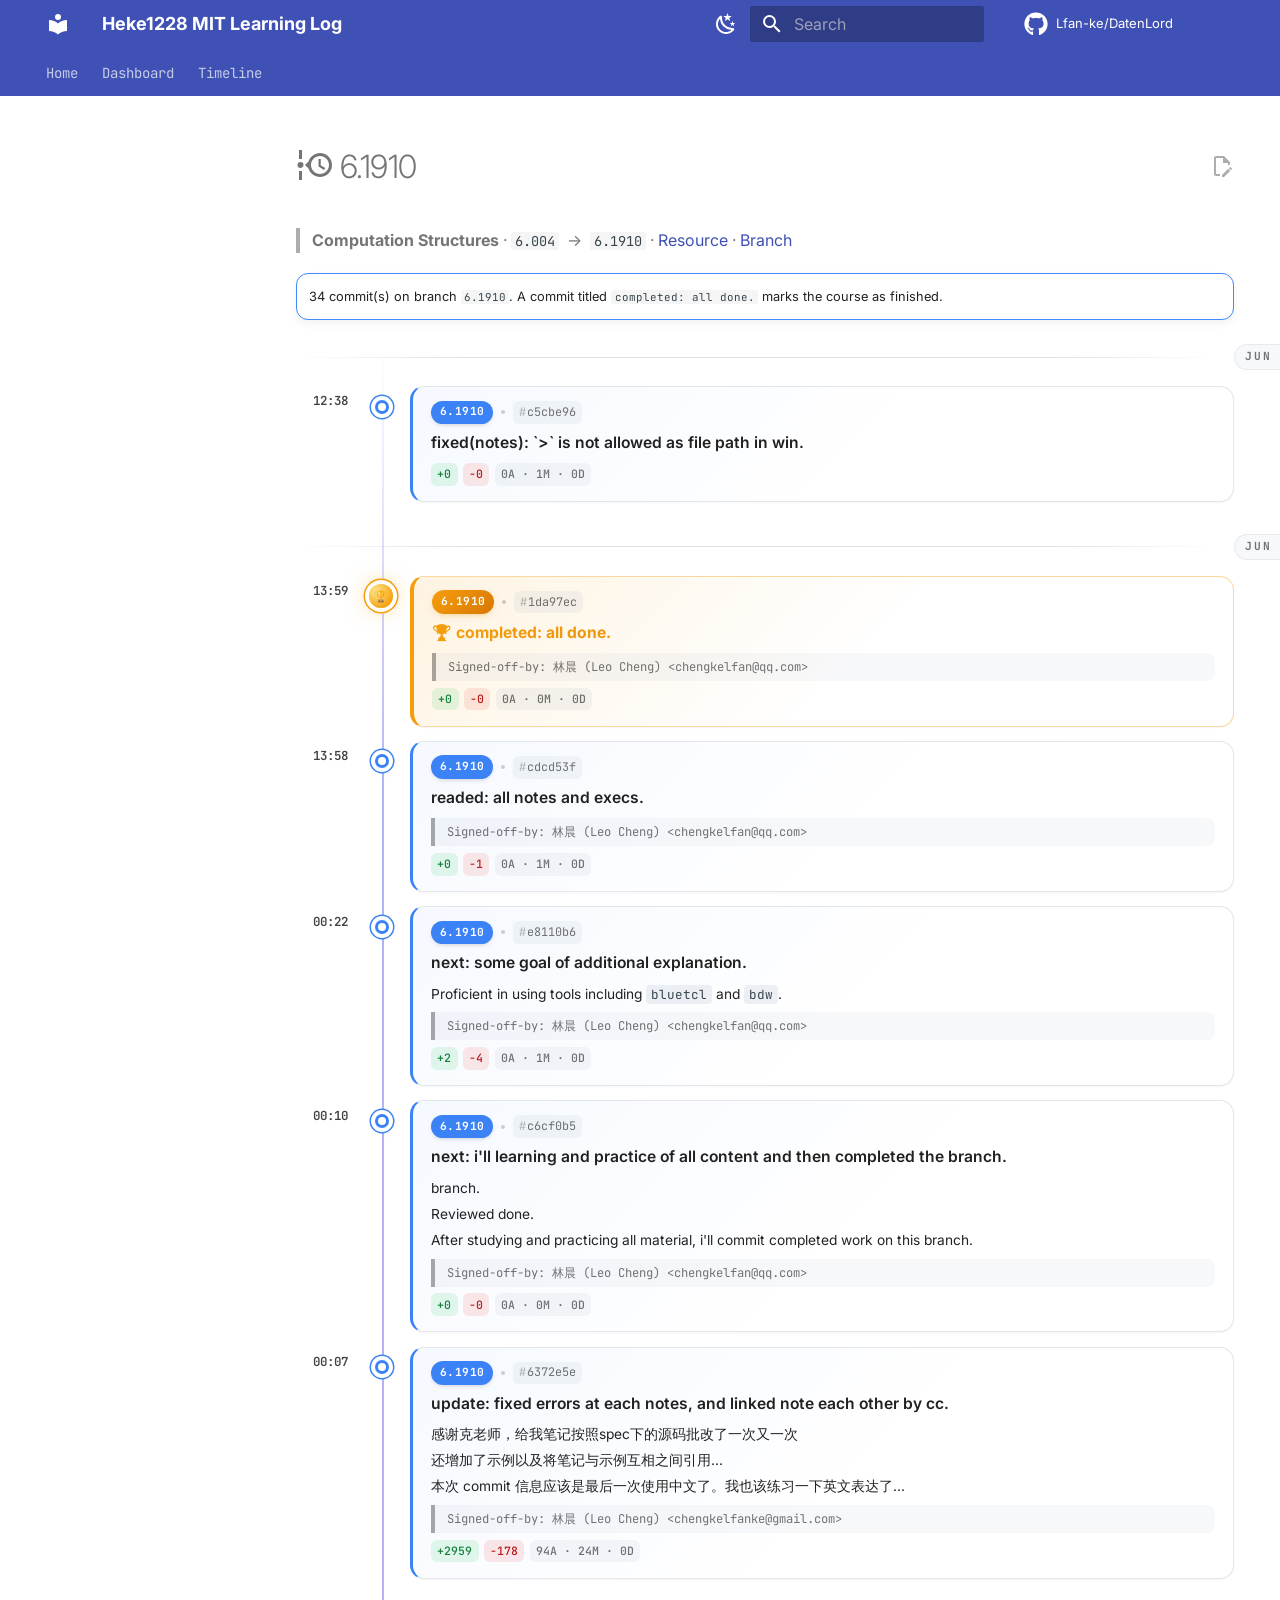
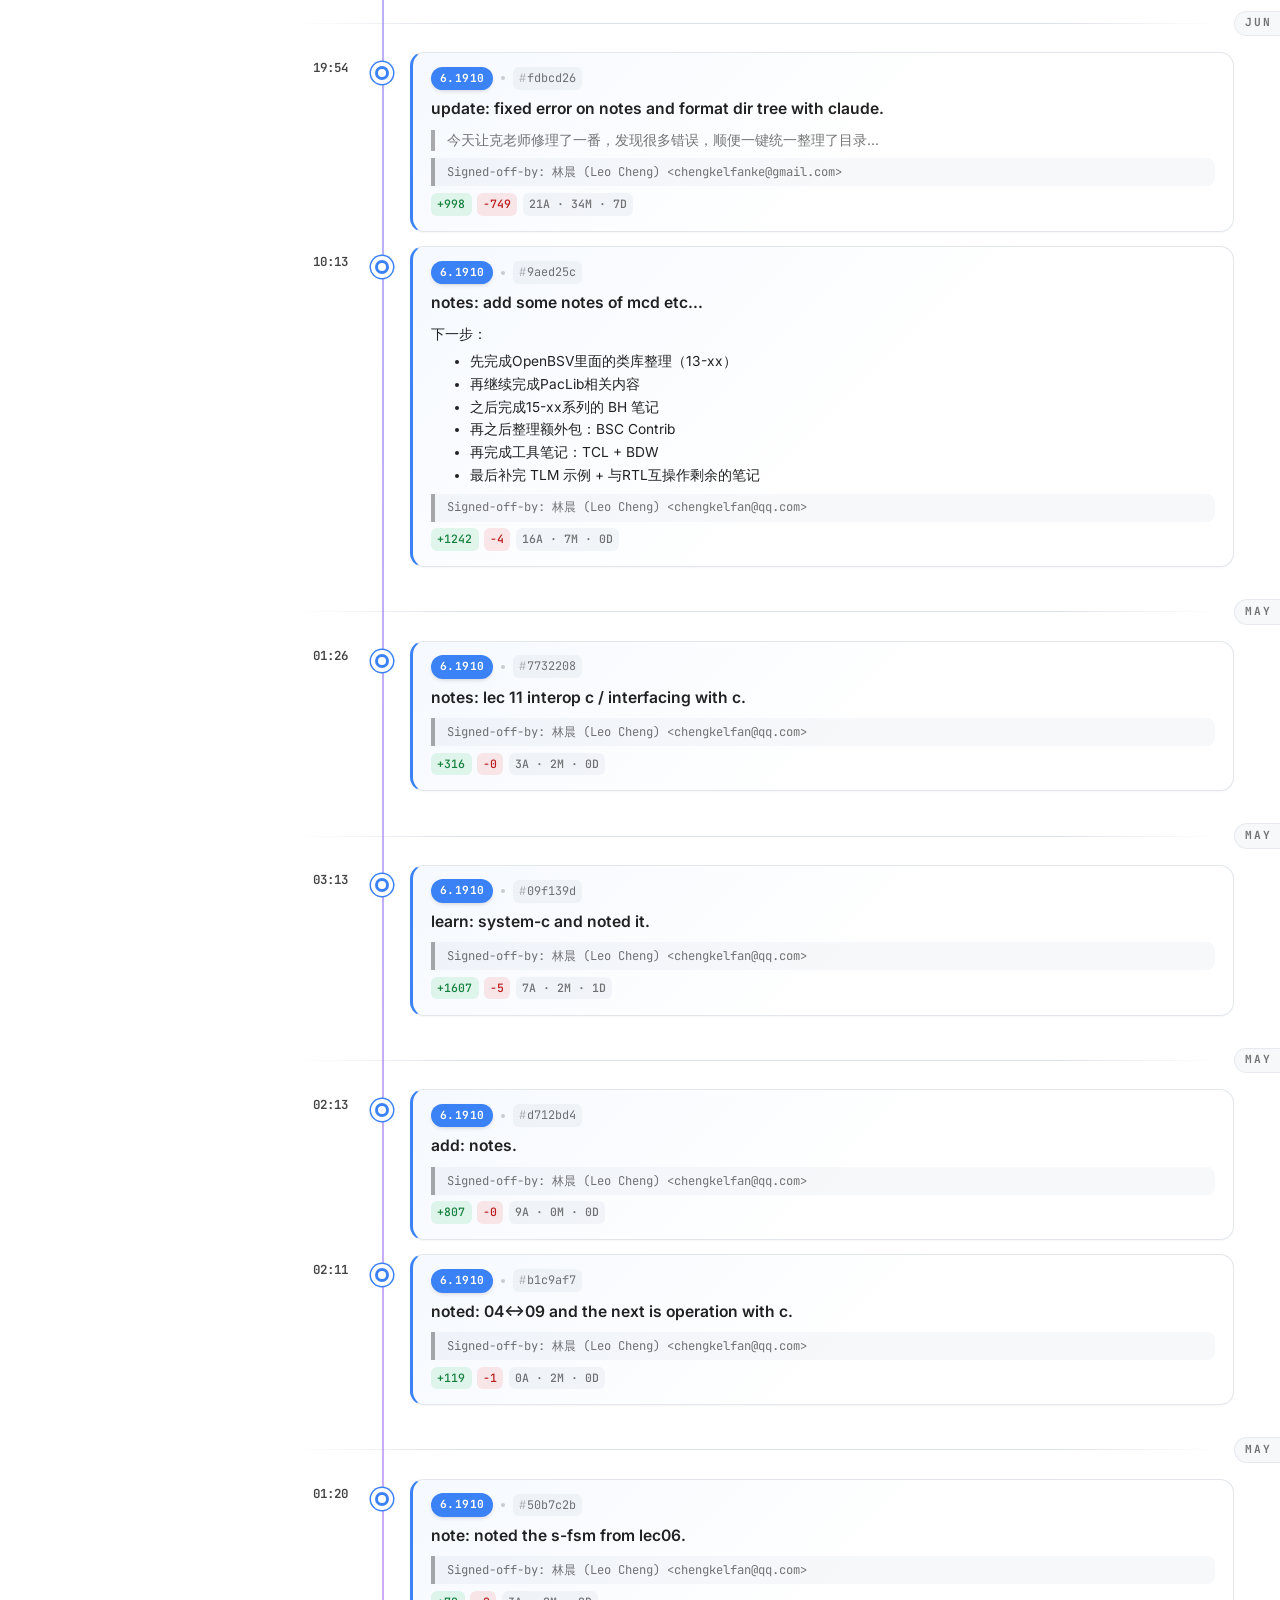
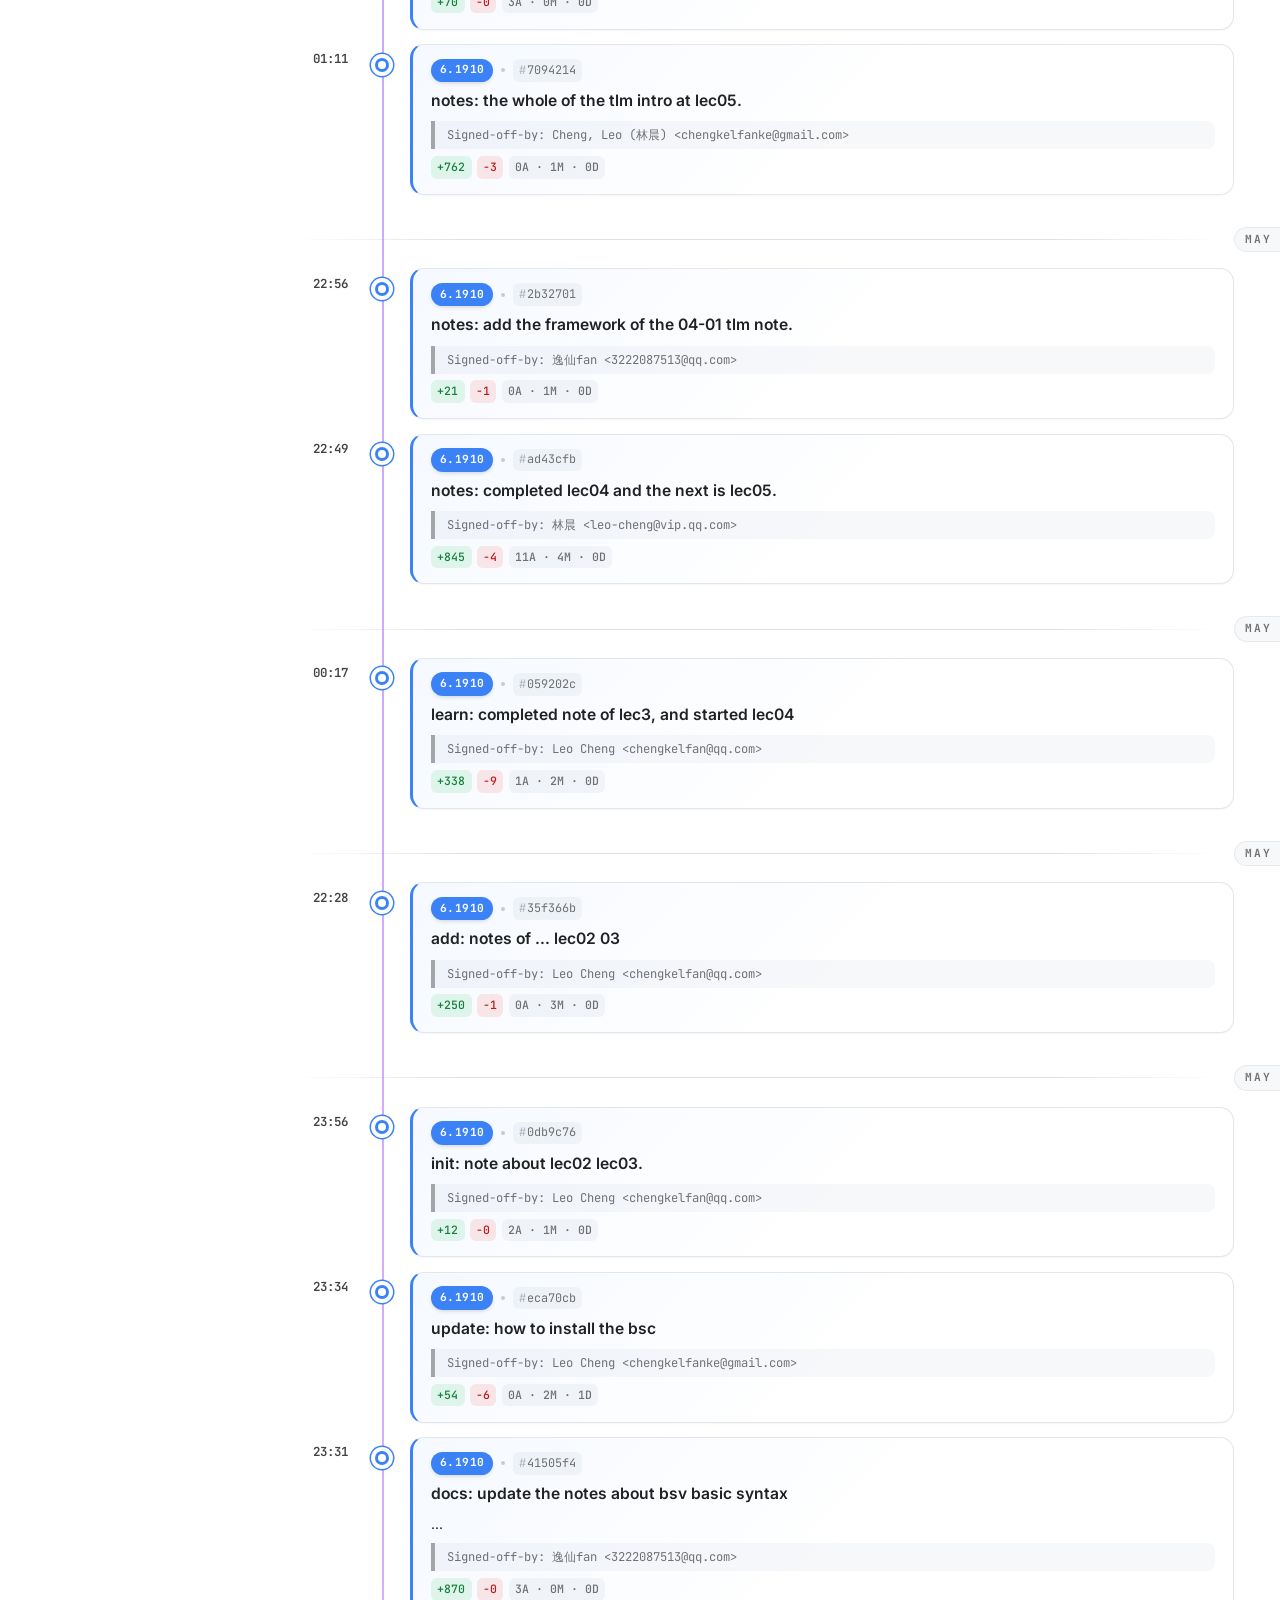
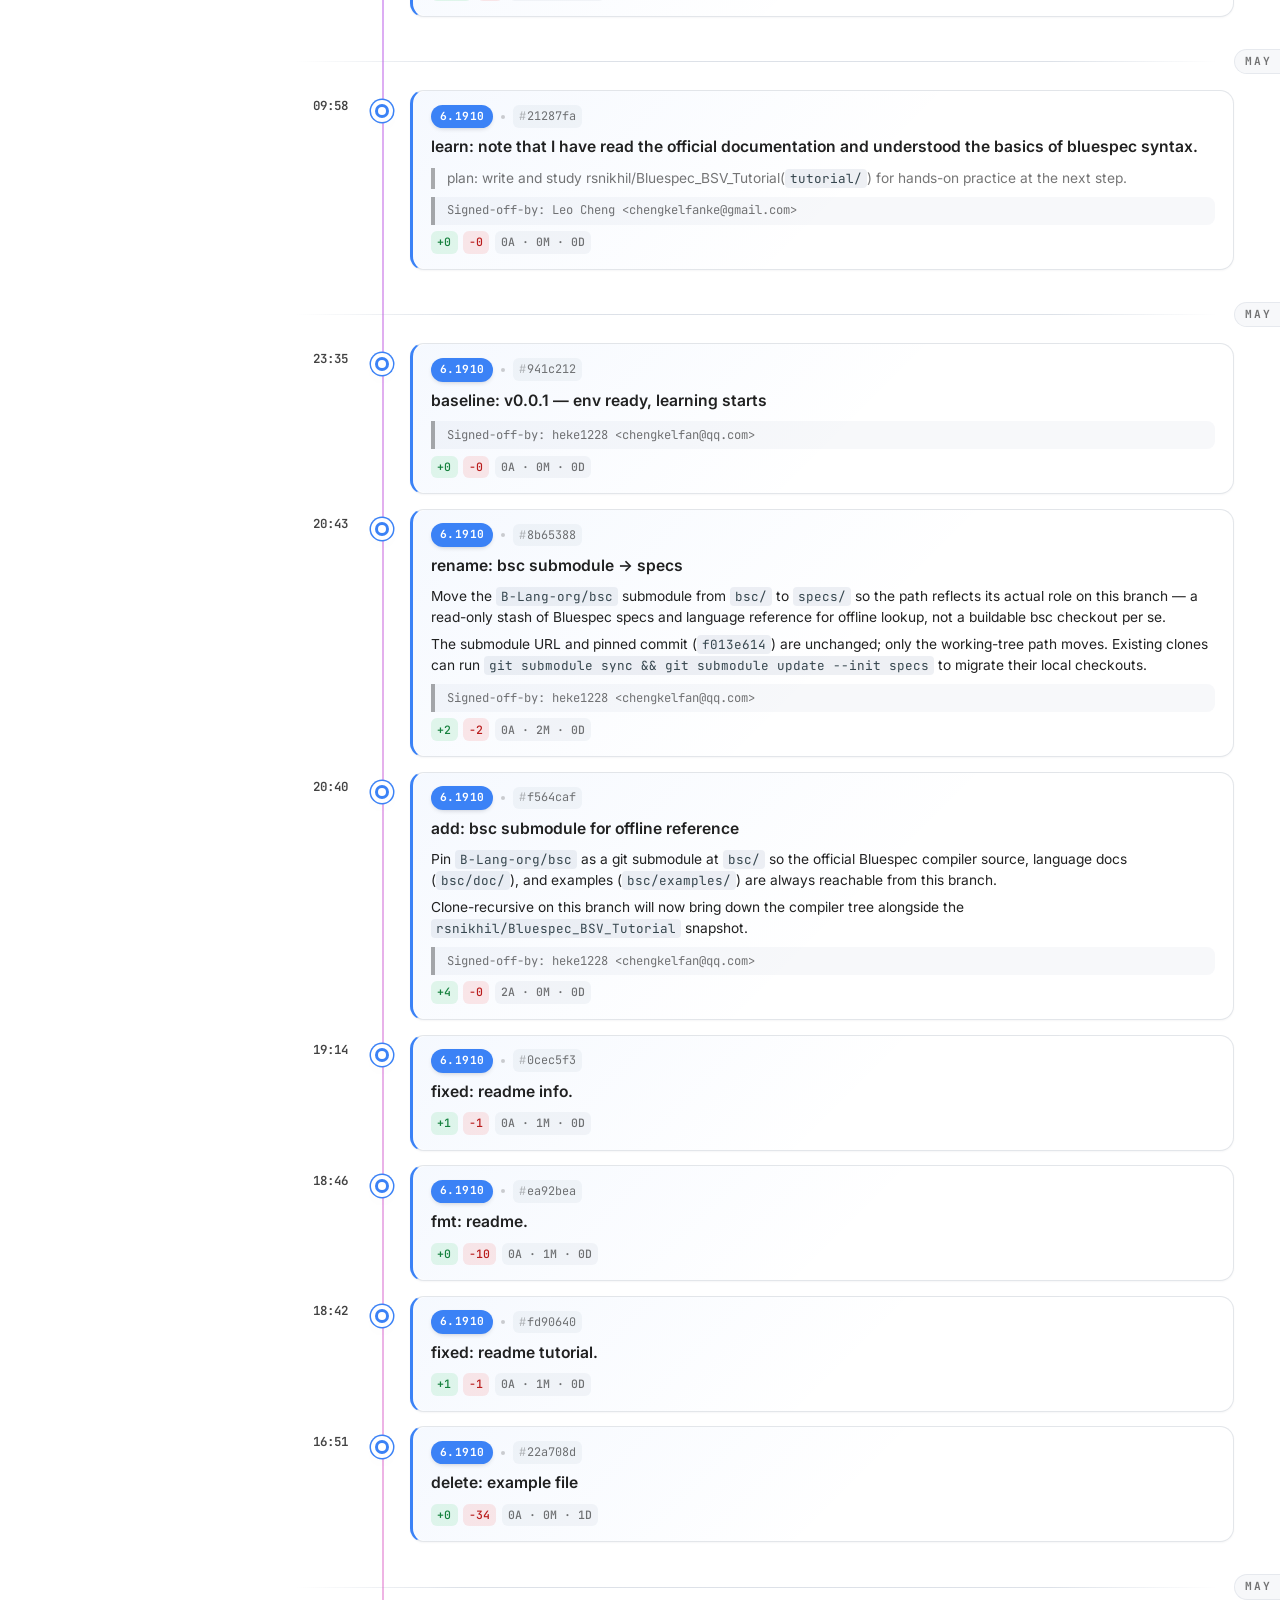
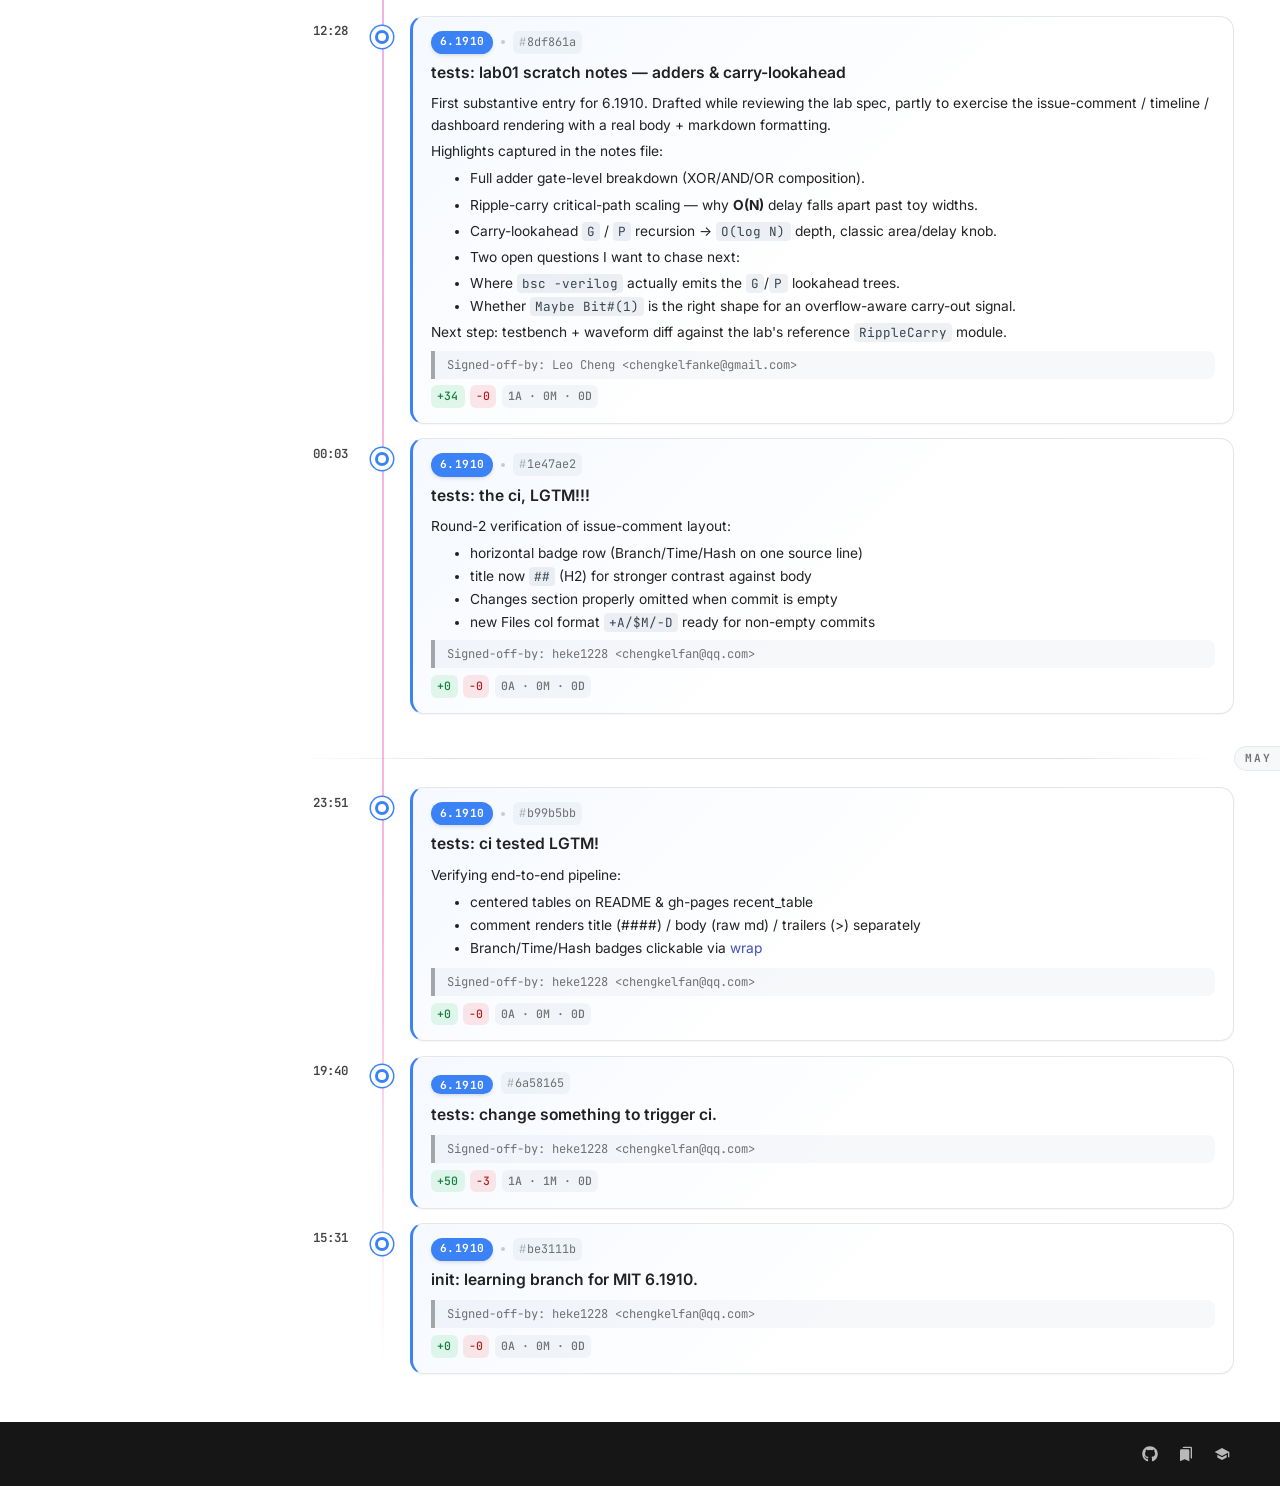
<file: timeline-6.1910/index.html>
<!doctype html>
<html lang="en" class="no-js">
  <head>
    
      <meta charset="utf-8">
      <meta name="viewport" content="width=device-width,initial-scale=1">
      
        <meta name="description" content="MIT 6.1910 / 6.1920 / 6.5910 — D202605002">
      
      
      
        <link rel="canonical" href="https://lfan-ke.github.io/DatenLord/timeline-6.1910/">
      
      
      
      
        
      
      
      <link rel="icon" href="../assets/images/favicon.png">
      <meta name="generator" content="mkdocs-1.6.1, mkdocs-material-9.7.6">
    
    
      
        <title>6.1910 - Heke1228 MIT Learning Log</title>
      
    
    
      <link rel="stylesheet" href="../assets/stylesheets/main.484c7ddc.min.css">
      
        
        <link rel="stylesheet" href="../assets/stylesheets/palette.ab4e12ef.min.css">
      
      


    
    
      
    
    
      
        
        
        <link rel="preconnect" href="https://fonts.gstatic.com" crossorigin>
        <link rel="stylesheet" href="https://fonts.googleapis.com/css?family=Inter:300,300i,400,400i,700,700i%7CJetBrains+Mono:400,400i,700,700i&display=fallback">
        <style>:root{--md-text-font:"Inter";--md-code-font:"JetBrains Mono"}</style>
      
    
    
      <link rel="stylesheet" href="../extra.css">
    
    <script>__md_scope=new URL("..",location),__md_hash=e=>[...e].reduce(((e,_)=>(e<<5)-e+_.charCodeAt(0)),0),__md_get=(e,_=localStorage,t=__md_scope)=>JSON.parse(_.getItem(t.pathname+"."+e)),__md_set=(e,_,t=localStorage,a=__md_scope)=>{try{t.setItem(a.pathname+"."+e,JSON.stringify(_))}catch(e){}}</script>
    
      

    
    
  </head>
  
  
    
    
      
    
    
    
    
    <body dir="ltr" data-md-color-scheme="default" data-md-color-primary="indigo" data-md-color-accent="blue">
  
    
    <input class="md-toggle" data-md-toggle="drawer" type="checkbox" id="__drawer" autocomplete="off">
    <input class="md-toggle" data-md-toggle="search" type="checkbox" id="__search" autocomplete="off">
    <label class="md-overlay" for="__drawer"></label>
    <div data-md-component="skip">
      
        
        <a href="#61910" class="md-skip">
          Skip to content
        </a>
      
    </div>
    <div data-md-component="announce">
      
    </div>
    
    
      

<header class="md-header" data-md-component="header">
  <nav class="md-header__inner md-grid" aria-label="Header">
    <a href=".." title="Heke1228 MIT Learning Log" class="md-header__button md-logo" aria-label="Heke1228 MIT Learning Log" data-md-component="logo">
      
  
  <svg xmlns="http://www.w3.org/2000/svg" viewBox="0 0 24 24"><path d="M12 8a3 3 0 0 0 3-3 3 3 0 0 0-3-3 3 3 0 0 0-3 3 3 3 0 0 0 3 3m0 3.54C9.64 9.35 6.5 8 3 8v11c3.5 0 6.64 1.35 9 3.54 2.36-2.19 5.5-3.54 9-3.54V8c-3.5 0-6.64 1.35-9 3.54"/></svg>

    </a>
    <label class="md-header__button md-icon" for="__drawer">
      
      <svg xmlns="http://www.w3.org/2000/svg" viewBox="0 0 24 24"><path d="M3 6h18v2H3zm0 5h18v2H3zm0 5h18v2H3z"/></svg>
    </label>
    <div class="md-header__title" data-md-component="header-title">
      <div class="md-header__ellipsis">
        <div class="md-header__topic">
          <span class="md-ellipsis">
            Heke1228 MIT Learning Log
          </span>
        </div>
        <div class="md-header__topic" data-md-component="header-topic">
          <span class="md-ellipsis">
            
              6.1910
            
          </span>
        </div>
      </div>
    </div>
    
      
        <form class="md-header__option" data-md-component="palette">
  
    
    
    
    <input class="md-option" data-md-color-media="(prefers-color-scheme: light)" data-md-color-scheme="default" data-md-color-primary="indigo" data-md-color-accent="blue"  aria-label="Switch to dark mode"  type="radio" name="__palette" id="__palette_0">
    
      <label class="md-header__button md-icon" title="Switch to dark mode" for="__palette_1" hidden>
        <svg xmlns="http://www.w3.org/2000/svg" viewBox="0 0 24 24"><path d="m17.75 4.09-2.53 1.94.91 3.06-2.63-1.81-2.63 1.81.91-3.06-2.53-1.94L12.44 4l1.06-3 1.06 3zm3.5 6.91-1.64 1.25.59 1.98-1.7-1.17-1.7 1.17.59-1.98L15.75 11l2.06-.05L18.5 9l.69 1.95zm-2.28 4.95c.83-.08 1.72 1.1 1.19 1.85-.32.45-.66.87-1.08 1.27C15.17 23 8.84 23 4.94 19.07c-3.91-3.9-3.91-10.24 0-14.14.4-.4.82-.76 1.27-1.08.75-.53 1.93.36 1.85 1.19-.27 2.86.69 5.83 2.89 8.02a9.96 9.96 0 0 0 8.02 2.89m-1.64 2.02a12.08 12.08 0 0 1-7.8-3.47c-2.17-2.19-3.33-5-3.49-7.82-2.81 3.14-2.7 7.96.31 10.98 3.02 3.01 7.84 3.12 10.98.31"/></svg>
      </label>
    
  
    
    
    
    <input class="md-option" data-md-color-media="(prefers-color-scheme: dark)" data-md-color-scheme="slate" data-md-color-primary="indigo" data-md-color-accent="blue"  aria-label="Switch to light mode"  type="radio" name="__palette" id="__palette_1">
    
      <label class="md-header__button md-icon" title="Switch to light mode" for="__palette_0" hidden>
        <svg xmlns="http://www.w3.org/2000/svg" viewBox="0 0 24 24"><path d="M12 7a5 5 0 0 1 5 5 5 5 0 0 1-5 5 5 5 0 0 1-5-5 5 5 0 0 1 5-5m0 2a3 3 0 0 0-3 3 3 3 0 0 0 3 3 3 3 0 0 0 3-3 3 3 0 0 0-3-3m0-7 2.39 3.42C13.65 5.15 12.84 5 12 5s-1.65.15-2.39.42zM3.34 7l4.16-.35A7.2 7.2 0 0 0 5.94 8.5c-.44.74-.69 1.5-.83 2.29zm.02 10 1.76-3.77a7.131 7.131 0 0 0 2.38 4.14zM20.65 7l-1.77 3.79a7.02 7.02 0 0 0-2.38-4.15zm-.01 10-4.14.36c.59-.51 1.12-1.14 1.54-1.86.42-.73.69-1.5.83-2.29zM12 22l-2.41-3.44c.74.27 1.55.44 2.41.44.82 0 1.63-.17 2.37-.44z"/></svg>
      </label>
    
  
</form>
      
    
    
      <script>var palette=__md_get("__palette");if(palette&&palette.color){if("(prefers-color-scheme)"===palette.color.media){var media=matchMedia("(prefers-color-scheme: light)"),input=document.querySelector(media.matches?"[data-md-color-media='(prefers-color-scheme: light)']":"[data-md-color-media='(prefers-color-scheme: dark)']");palette.color.media=input.getAttribute("data-md-color-media"),palette.color.scheme=input.getAttribute("data-md-color-scheme"),palette.color.primary=input.getAttribute("data-md-color-primary"),palette.color.accent=input.getAttribute("data-md-color-accent")}for(var[key,value]of Object.entries(palette.color))document.body.setAttribute("data-md-color-"+key,value)}</script>
    
    
    
      
      
        <label class="md-header__button md-icon" for="__search">
          
          <svg xmlns="http://www.w3.org/2000/svg" viewBox="0 0 24 24"><path d="M9.5 3A6.5 6.5 0 0 1 16 9.5c0 1.61-.59 3.09-1.56 4.23l.27.27h.79l5 5-1.5 1.5-5-5v-.79l-.27-.27A6.52 6.52 0 0 1 9.5 16 6.5 6.5 0 0 1 3 9.5 6.5 6.5 0 0 1 9.5 3m0 2C7 5 5 7 5 9.5S7 14 9.5 14 14 12 14 9.5 12 5 9.5 5"/></svg>
        </label>
        <div class="md-search" data-md-component="search" role="dialog">
  <label class="md-search__overlay" for="__search"></label>
  <div class="md-search__inner" role="search">
    <form class="md-search__form" name="search">
      <input type="text" class="md-search__input" name="query" aria-label="Search" placeholder="Search" autocapitalize="off" autocorrect="off" autocomplete="off" spellcheck="false" data-md-component="search-query" required>
      <label class="md-search__icon md-icon" for="__search">
        
        <svg xmlns="http://www.w3.org/2000/svg" viewBox="0 0 24 24"><path d="M9.5 3A6.5 6.5 0 0 1 16 9.5c0 1.61-.59 3.09-1.56 4.23l.27.27h.79l5 5-1.5 1.5-5-5v-.79l-.27-.27A6.52 6.52 0 0 1 9.5 16 6.5 6.5 0 0 1 3 9.5 6.5 6.5 0 0 1 9.5 3m0 2C7 5 5 7 5 9.5S7 14 9.5 14 14 12 14 9.5 12 5 9.5 5"/></svg>
        
        <svg xmlns="http://www.w3.org/2000/svg" viewBox="0 0 24 24"><path d="M20 11v2H8l5.5 5.5-1.42 1.42L4.16 12l7.92-7.92L13.5 5.5 8 11z"/></svg>
      </label>
      <nav class="md-search__options" aria-label="Search">
        
          <a href="javascript:void(0)" class="md-search__icon md-icon" title="Share" aria-label="Share" data-clipboard data-clipboard-text="" data-md-component="search-share" tabindex="-1">
            
            <svg xmlns="http://www.w3.org/2000/svg" viewBox="0 0 24 24"><path d="M18 16.08c-.76 0-1.44.3-1.96.77L8.91 12.7c.05-.23.09-.46.09-.7s-.04-.47-.09-.7l7.05-4.11c.54.5 1.25.81 2.04.81a3 3 0 0 0 3-3 3 3 0 0 0-3-3 3 3 0 0 0-3 3c0 .24.04.47.09.7L8.04 9.81C7.5 9.31 6.79 9 6 9a3 3 0 0 0-3 3 3 3 0 0 0 3 3c.79 0 1.5-.31 2.04-.81l7.12 4.15c-.05.21-.08.43-.08.66 0 1.61 1.31 2.91 2.92 2.91s2.92-1.3 2.92-2.91A2.92 2.92 0 0 0 18 16.08"/></svg>
          </a>
        
        <button type="reset" class="md-search__icon md-icon" title="Clear" aria-label="Clear" tabindex="-1">
          
          <svg xmlns="http://www.w3.org/2000/svg" viewBox="0 0 24 24"><path d="M19 6.41 17.59 5 12 10.59 6.41 5 5 6.41 10.59 12 5 17.59 6.41 19 12 13.41 17.59 19 19 17.59 13.41 12z"/></svg>
        </button>
      </nav>
      
        <div class="md-search__suggest" data-md-component="search-suggest"></div>
      
    </form>
    <div class="md-search__output">
      <div class="md-search__scrollwrap" tabindex="0" data-md-scrollfix>
        <div class="md-search-result" data-md-component="search-result">
          <div class="md-search-result__meta">
            Initializing search
          </div>
          <ol class="md-search-result__list" role="presentation"></ol>
        </div>
      </div>
    </div>
  </div>
</div>
      
    
    
      <div class="md-header__source">
        <a href="https://github.com/Lfan-ke/DatenLord" title="Go to repository" class="md-source" data-md-component="source">
  <div class="md-source__icon md-icon">
    
    <svg xmlns="http://www.w3.org/2000/svg" viewBox="0 0 512 512"><!--! Font Awesome Free 7.1.0 by @fontawesome - https://fontawesome.com License - https://fontawesome.com/license/free (Icons: CC BY 4.0, Fonts: SIL OFL 1.1, Code: MIT License) Copyright 2025 Fonticons, Inc.--><path d="M173.9 397.4c0 2-2.3 3.6-5.2 3.6-3.3.3-5.6-1.3-5.6-3.6 0-2 2.3-3.6 5.2-3.6 3-.3 5.6 1.3 5.6 3.6m-31.1-4.5c-.7 2 1.3 4.3 4.3 4.9 2.6 1 5.6 0 6.2-2s-1.3-4.3-4.3-5.2c-2.6-.7-5.5.3-6.2 2.3m44.2-1.7c-2.9.7-4.9 2.6-4.6 4.9.3 2 2.9 3.3 5.9 2.6 2.9-.7 4.9-2.6 4.6-4.6-.3-1.9-3-3.2-5.9-2.9M252.8 8C114.1 8 8 113.3 8 252c0 110.9 69.8 205.8 169.5 239.2 12.8 2.3 17.3-5.6 17.3-12.1 0-6.2-.3-40.4-.3-61.4 0 0-70 15-84.7-29.8 0 0-11.4-29.1-27.8-36.6 0 0-22.9-15.7 1.6-15.4 0 0 24.9 2 38.6 25.8 21.9 38.6 58.6 27.5 72.9 20.9 2.3-16 8.8-27.1 16-33.7-55.9-6.2-112.3-14.3-112.3-110.5 0-27.5 7.6-41.3 23.6-58.9-2.6-6.5-11.1-33.3 2.6-67.9 20.9-6.5 69 27 69 27 20-5.6 41.5-8.5 62.8-8.5s42.8 2.9 62.8 8.5c0 0 48.1-33.6 69-27 13.7 34.7 5.2 61.4 2.6 67.9 16 17.7 25.8 31.5 25.8 58.9 0 96.5-58.9 104.2-114.8 110.5 9.2 7.9 17 22.9 17 46.4 0 33.7-.3 75.4-.3 83.6 0 6.5 4.6 14.4 17.3 12.1C436.2 457.8 504 362.9 504 252 504 113.3 391.5 8 252.8 8M105.2 352.9c-1.3 1-1 3.3.7 5.2 1.6 1.6 3.9 2.3 5.2 1 1.3-1 1-3.3-.7-5.2-1.6-1.6-3.9-2.3-5.2-1m-10.8-8.1c-.7 1.3.3 2.9 2.3 3.9 1.6 1 3.6.7 4.3-.7.7-1.3-.3-2.9-2.3-3.9-2-.6-3.6-.3-4.3.7m32.4 35.6c-1.6 1.3-1 4.3 1.3 6.2 2.3 2.3 5.2 2.6 6.5 1 1.3-1.3.7-4.3-1.3-6.2-2.2-2.3-5.2-2.6-6.5-1m-11.4-14.7c-1.6 1-1.6 3.6 0 5.9s4.3 3.3 5.6 2.3c1.6-1.3 1.6-3.9 0-6.2-1.4-2.3-4-3.3-5.6-2"/></svg>
  </div>
  <div class="md-source__repository">
    Lfan-ke/DatenLord
  </div>
</a>
      </div>
    
  </nav>
  
</header>
    
    <div class="md-container" data-md-component="container">
      
      
        
          
            
<nav class="md-tabs" aria-label="Tabs" data-md-component="tabs">
  <div class="md-grid">
    <ul class="md-tabs__list">
      
        
  
  
  
  
    <li class="md-tabs__item">
      <a href=".." class="md-tabs__link">
        
  
  
    
  
  Home

      </a>
    </li>
  

      
        
  
  
  
  
    <li class="md-tabs__item">
      <a href="../stats/" class="md-tabs__link">
        
  
  
    
  
  Dashboard

      </a>
    </li>
  

      
        
  
  
  
  
    <li class="md-tabs__item">
      <a href="../timeline/" class="md-tabs__link">
        
  
  
    
  
  Timeline

      </a>
    </li>
  

      
    </ul>
  </div>
</nav>
          
        
      
      <main class="md-main" data-md-component="main">
        <div class="md-main__inner md-grid">
          
            
              
                
              
              <div class="md-sidebar md-sidebar--primary" data-md-component="sidebar" data-md-type="navigation" >
                <div class="md-sidebar__scrollwrap">
                  <div class="md-sidebar__inner">
                    


  


<nav class="md-nav md-nav--primary md-nav--lifted" aria-label="Navigation" data-md-level="0">
  <label class="md-nav__title" for="__drawer">
    <a href=".." title="Heke1228 MIT Learning Log" class="md-nav__button md-logo" aria-label="Heke1228 MIT Learning Log" data-md-component="logo">
      
  
  <svg xmlns="http://www.w3.org/2000/svg" viewBox="0 0 24 24"><path d="M12 8a3 3 0 0 0 3-3 3 3 0 0 0-3-3 3 3 0 0 0-3 3 3 3 0 0 0 3 3m0 3.54C9.64 9.35 6.5 8 3 8v11c3.5 0 6.64 1.35 9 3.54 2.36-2.19 5.5-3.54 9-3.54V8c-3.5 0-6.64 1.35-9 3.54"/></svg>

    </a>
    Heke1228 MIT Learning Log
  </label>
  
    <div class="md-nav__source">
      <a href="https://github.com/Lfan-ke/DatenLord" title="Go to repository" class="md-source" data-md-component="source">
  <div class="md-source__icon md-icon">
    
    <svg xmlns="http://www.w3.org/2000/svg" viewBox="0 0 512 512"><!--! Font Awesome Free 7.1.0 by @fontawesome - https://fontawesome.com License - https://fontawesome.com/license/free (Icons: CC BY 4.0, Fonts: SIL OFL 1.1, Code: MIT License) Copyright 2025 Fonticons, Inc.--><path d="M173.9 397.4c0 2-2.3 3.6-5.2 3.6-3.3.3-5.6-1.3-5.6-3.6 0-2 2.3-3.6 5.2-3.6 3-.3 5.6 1.3 5.6 3.6m-31.1-4.5c-.7 2 1.3 4.3 4.3 4.9 2.6 1 5.6 0 6.2-2s-1.3-4.3-4.3-5.2c-2.6-.7-5.5.3-6.2 2.3m44.2-1.7c-2.9.7-4.9 2.6-4.6 4.9.3 2 2.9 3.3 5.9 2.6 2.9-.7 4.9-2.6 4.6-4.6-.3-1.9-3-3.2-5.9-2.9M252.8 8C114.1 8 8 113.3 8 252c0 110.9 69.8 205.8 169.5 239.2 12.8 2.3 17.3-5.6 17.3-12.1 0-6.2-.3-40.4-.3-61.4 0 0-70 15-84.7-29.8 0 0-11.4-29.1-27.8-36.6 0 0-22.9-15.7 1.6-15.4 0 0 24.9 2 38.6 25.8 21.9 38.6 58.6 27.5 72.9 20.9 2.3-16 8.8-27.1 16-33.7-55.9-6.2-112.3-14.3-112.3-110.5 0-27.5 7.6-41.3 23.6-58.9-2.6-6.5-11.1-33.3 2.6-67.9 20.9-6.5 69 27 69 27 20-5.6 41.5-8.5 62.8-8.5s42.8 2.9 62.8 8.5c0 0 48.1-33.6 69-27 13.7 34.7 5.2 61.4 2.6 67.9 16 17.7 25.8 31.5 25.8 58.9 0 96.5-58.9 104.2-114.8 110.5 9.2 7.9 17 22.9 17 46.4 0 33.7-.3 75.4-.3 83.6 0 6.5 4.6 14.4 17.3 12.1C436.2 457.8 504 362.9 504 252 504 113.3 391.5 8 252.8 8M105.2 352.9c-1.3 1-1 3.3.7 5.2 1.6 1.6 3.9 2.3 5.2 1 1.3-1 1-3.3-.7-5.2-1.6-1.6-3.9-2.3-5.2-1m-10.8-8.1c-.7 1.3.3 2.9 2.3 3.9 1.6 1 3.6.7 4.3-.7.7-1.3-.3-2.9-2.3-3.9-2-.6-3.6-.3-4.3.7m32.4 35.6c-1.6 1.3-1 4.3 1.3 6.2 2.3 2.3 5.2 2.6 6.5 1 1.3-1.3.7-4.3-1.3-6.2-2.2-2.3-5.2-2.6-6.5-1m-11.4-14.7c-1.6 1-1.6 3.6 0 5.9s4.3 3.3 5.6 2.3c1.6-1.3 1.6-3.9 0-6.2-1.4-2.3-4-3.3-5.6-2"/></svg>
  </div>
  <div class="md-source__repository">
    Lfan-ke/DatenLord
  </div>
</a>
    </div>
  
  <ul class="md-nav__list" data-md-scrollfix>
    
      
      
  
  
  
  
    <li class="md-nav__item">
      <a href=".." class="md-nav__link">
        
  
  
  <span class="md-ellipsis">
    
  
    Home
  

    
  </span>
  
  

      </a>
    </li>
  

    
      
      
  
  
  
  
    <li class="md-nav__item">
      <a href="../stats/" class="md-nav__link">
        
  
  
  <span class="md-ellipsis">
    
  
    Dashboard
  

    
  </span>
  
  

      </a>
    </li>
  

    
      
      
  
  
  
  
    <li class="md-nav__item">
      <a href="../timeline/" class="md-nav__link">
        
  
  
  <span class="md-ellipsis">
    
  
    Timeline
  

    
  </span>
  
  

      </a>
    </li>
  

    
  </ul>
</nav>
                  </div>
                </div>
              </div>
            
            
              
                
              
              <div class="md-sidebar md-sidebar--secondary" data-md-component="sidebar" data-md-type="toc" hidden>
                <div class="md-sidebar__scrollwrap">
                  <div class="md-sidebar__inner">
                    

<nav class="md-nav md-nav--secondary" aria-label="Table of contents">
  
  
  
    
  
  
</nav>
                  </div>
                </div>
              </div>
            
          
          
            <div class="md-content" data-md-component="content">
              
              <article class="md-content__inner md-typeset">
                
                  
  



  
    <a href="https://github.com/Lfan-ke/DatenLord/edit/main/README.md/timeline-6.1910.md" title="Edit this page" class="md-content__button md-icon" rel="edit">
      
      <svg xmlns="http://www.w3.org/2000/svg" viewBox="0 0 24 24"><path d="M10 20H6V4h7v5h5v3.1l2-2V8l-6-6H6c-1.1 0-2 .9-2 2v16c0 1.1.9 2 2 2h4zm10.2-7c.1 0 .3.1.4.2l1.3 1.3c.2.2.2.6 0 .8l-1 1-2.1-2.1 1-1c.1-.1.2-.2.4-.2m0 3.9L14.1 23H12v-2.1l6.1-6.1z"/></svg>
    </a>
  
  


<h1 id="61910"><span class="twemoji"><svg xmlns="http://www.w3.org/2000/svg" viewBox="0 0 24 24"><path d="M4 2v6H2V2zM2 22v-6h2v6zm3-10c0 1.11-.89 2-2 2a2 2 0 1 1 2-2m11-8c4.42 0 8 3.58 8 8s-3.58 8-8 8c-3.6 0-6.64-2.38-7.65-5.65L6 12l2.35-2.35C9.36 6.38 12.4 4 16 4m0 2c-3.31 0-6 2.69-6 6s2.69 6 6 6 6-2.69 6-6-2.69-6-6-6m-1 7V8h1.5v4.2l3 1.8-.82 1.26z"/></svg></span> 6.1910<a class="headerlink" href="#61910" title="Permanent link">&para;</a></h1>
<blockquote>
<p><strong>Computation Structures</strong> · <code>6.004</code> &nbsp;→&nbsp; <code>6.1910</code> · <a href="https://b23.tv/o7YjSkA">Resource</a> · <a href="https://github.com/Lfan-ke/DatenLord/tree/6.1910">Branch</a></p>
</blockquote>
<div class="admonition note">
<p>34 commit(s) on branch <code>6.1910</code>. A commit titled <code>completed: all done.</code> marks the course as finished.</p>
</div>
<div class="dl-tl">
<div class="dl-tl-group"><span>Jun 14, 2026</span></div>
<article class="dl-tl-entry" style="--c:#3b82f6">
<header class="dl-tl-stamp"><time>12:38</time></header>
<span class="dl-tl-dot"></span>
<div class="dl-tl-card">
<div class="dl-tl-row">
<span class="dl-tl-branch">6.1910</span>
<span class="dl-tl-sep"></span>
<a class="dl-tl-hash" href="https://github.com/Lfan-ke/DatenLord/commit/c5cbe965fda5513909c4f612207e7ad48aac3c42" target="_blank" rel="noopener">c5cbe96</a>
</div>
<div class="dl-tl-heading" title="fixed(notes): `&gt;` is not allowed as file path in win.">fixed(notes): `&gt;` is not allowed as file path in win.</div>
<div class="dl-tl-metrics">
<span class="dl-tl-metric add">+0</span>
<span class="dl-tl-metric del">−0</span>
<span class="dl-tl-metric files">0A · 1M · 0D</span>
</div>
</div>
</article>
<div class="dl-tl-group"><span>Jun 05, 2026</span></div>
<article class="dl-tl-entry is-completion" style="--c:#3b82f6">
<header class="dl-tl-stamp"><time>13:59</time></header>
<span class="dl-tl-dot"></span>
<div class="dl-tl-card">
<div class="dl-tl-row">
<span class="dl-tl-branch">6.1910</span>
<span class="dl-tl-sep"></span>
<a class="dl-tl-hash" href="https://github.com/Lfan-ke/DatenLord/commit/1da97ec2af55837d5bbd361fa9be03d676b97dfc" target="_blank" rel="noopener">1da97ec</a>
</div>
<div class="dl-tl-heading" title="completed: all done.">completed: all done.</div>
<blockquote class="dl-tl-trailers"><p>Signed-off-by: 林晨 (Leo Cheng) &lt;chengkelfan@qq.com&gt;</p></blockquote>
<div class="dl-tl-metrics">
<span class="dl-tl-metric add">+0</span>
<span class="dl-tl-metric del">−0</span>
<span class="dl-tl-metric files">0A · 0M · 0D</span>
</div>
</div>
</article>
<article class="dl-tl-entry" style="--c:#3b82f6">
<header class="dl-tl-stamp"><time>13:58</time></header>
<span class="dl-tl-dot"></span>
<div class="dl-tl-card">
<div class="dl-tl-row">
<span class="dl-tl-branch">6.1910</span>
<span class="dl-tl-sep"></span>
<a class="dl-tl-hash" href="https://github.com/Lfan-ke/DatenLord/commit/cdcd53fa1f34496dc2181fe6d7ca8a629a7c99a6" target="_blank" rel="noopener">cdcd53f</a>
</div>
<div class="dl-tl-heading" title="readed: all notes and execs.">readed: all notes and execs.</div>
<blockquote class="dl-tl-trailers"><p>Signed-off-by: 林晨 (Leo Cheng) &lt;chengkelfan@qq.com&gt;</p></blockquote>
<div class="dl-tl-metrics">
<span class="dl-tl-metric add">+0</span>
<span class="dl-tl-metric del">−1</span>
<span class="dl-tl-metric files">0A · 1M · 0D</span>
</div>
</div>
</article>
<article class="dl-tl-entry" style="--c:#3b82f6">
<header class="dl-tl-stamp"><time>00:22</time></header>
<span class="dl-tl-dot"></span>
<div class="dl-tl-card">
<div class="dl-tl-row">
<span class="dl-tl-branch">6.1910</span>
<span class="dl-tl-sep"></span>
<a class="dl-tl-hash" href="https://github.com/Lfan-ke/DatenLord/commit/e8110b626b643e9da985f552924c93fd8cfe1060" target="_blank" rel="noopener">e8110b6</a>
</div>
<div class="dl-tl-heading" title="next: some goal of additional explanation.">next: some goal of additional explanation.</div>
<div class="dl-tl-body">
<p>Proficient in using tools including <code>bluetcl</code> and <code>bdw</code>.</p>
</div>
<blockquote class="dl-tl-trailers"><p>Signed-off-by: 林晨 (Leo Cheng) &lt;chengkelfan@qq.com&gt;</p></blockquote>
<div class="dl-tl-metrics">
<span class="dl-tl-metric add">+2</span>
<span class="dl-tl-metric del">−4</span>
<span class="dl-tl-metric files">0A · 1M · 0D</span>
</div>
</div>
</article>
<article class="dl-tl-entry" style="--c:#3b82f6">
<header class="dl-tl-stamp"><time>00:10</time></header>
<span class="dl-tl-dot"></span>
<div class="dl-tl-card">
<div class="dl-tl-row">
<span class="dl-tl-branch">6.1910</span>
<span class="dl-tl-sep"></span>
<a class="dl-tl-hash" href="https://github.com/Lfan-ke/DatenLord/commit/c6cf0b5763fdc28ac82a03a170d37794a9688f2e" target="_blank" rel="noopener">c6cf0b5</a>
</div>
<div class="dl-tl-heading" title="next: i&#x27;ll learning and practice of all content and then completed the branch.">next: i&#x27;ll learning and practice of all content and then completed the branch.</div>
<div class="dl-tl-body">
<p>branch.</p>
<p>Reviewed done.</p>
<p>After studying and practicing all material, i'll commit completed work on this branch.</p>
</div>
<blockquote class="dl-tl-trailers"><p>Signed-off-by: 林晨 (Leo Cheng) &lt;chengkelfan@qq.com&gt;</p></blockquote>
<div class="dl-tl-metrics">
<span class="dl-tl-metric add">+0</span>
<span class="dl-tl-metric del">−0</span>
<span class="dl-tl-metric files">0A · 0M · 0D</span>
</div>
</div>
</article>
<article class="dl-tl-entry" style="--c:#3b82f6">
<header class="dl-tl-stamp"><time>00:07</time></header>
<span class="dl-tl-dot"></span>
<div class="dl-tl-card">
<div class="dl-tl-row">
<span class="dl-tl-branch">6.1910</span>
<span class="dl-tl-sep"></span>
<a class="dl-tl-hash" href="https://github.com/Lfan-ke/DatenLord/commit/6372e5ed441370e3403faeccee24826f79435498" target="_blank" rel="noopener">6372e5e</a>
</div>
<div class="dl-tl-heading" title="update: fixed errors at each notes, and linked note each other by cc.">update: fixed errors at each notes, and linked note each other by cc.</div>
<div class="dl-tl-body">
<p>感谢克老师，给我笔记按照spec下的源码批改了一次又一次</p>
<p>还增加了示例以及将笔记与示例互相之间引用...</p>
<p>本次 commit 信息应该是最后一次使用中文了。我也该练习一下英文表达了...</p>
</div>
<blockquote class="dl-tl-trailers"><p>Signed-off-by: 林晨 (Leo Cheng) &lt;chengkelfanke@gmail.com&gt;</p></blockquote>
<div class="dl-tl-metrics">
<span class="dl-tl-metric add">+2959</span>
<span class="dl-tl-metric del">−178</span>
<span class="dl-tl-metric files">94A · 24M · 0D</span>
</div>
</div>
</article>
<div class="dl-tl-group"><span>Jun 03, 2026</span></div>
<article class="dl-tl-entry" style="--c:#3b82f6">
<header class="dl-tl-stamp"><time>19:54</time></header>
<span class="dl-tl-dot"></span>
<div class="dl-tl-card">
<div class="dl-tl-row">
<span class="dl-tl-branch">6.1910</span>
<span class="dl-tl-sep"></span>
<a class="dl-tl-hash" href="https://github.com/Lfan-ke/DatenLord/commit/fdbcd264977cab53feb49137773ce08f29fe56f0" target="_blank" rel="noopener">fdbcd26</a>
</div>
<div class="dl-tl-heading" title="update: fixed error on notes and format dir tree with claude.">update: fixed error on notes and format dir tree with claude.</div>
<div class="dl-tl-body">
<blockquote>
<p>今天让克老师修理了一番，发现很多错误，顺便一键统一整理了目录...</p>
</blockquote>
</div>
<blockquote class="dl-tl-trailers"><p>Signed-off-by: 林晨 (Leo Cheng) &lt;chengkelfanke@gmail.com&gt;</p></blockquote>
<div class="dl-tl-metrics">
<span class="dl-tl-metric add">+998</span>
<span class="dl-tl-metric del">−749</span>
<span class="dl-tl-metric files">21A · 34M · 7D</span>
</div>
</div>
</article>
<article class="dl-tl-entry" style="--c:#3b82f6">
<header class="dl-tl-stamp"><time>10:13</time></header>
<span class="dl-tl-dot"></span>
<div class="dl-tl-card">
<div class="dl-tl-row">
<span class="dl-tl-branch">6.1910</span>
<span class="dl-tl-sep"></span>
<a class="dl-tl-hash" href="https://github.com/Lfan-ke/DatenLord/commit/9aed25cf5f0a597789ffc0a9edf614f9c56b5cc7" target="_blank" rel="noopener">9aed25c</a>
</div>
<div class="dl-tl-heading" title="notes: add some notes of mcd etc...">notes: add some notes of mcd etc...</div>
<div class="dl-tl-body">
<p>下一步：</p>
<ul>
<li>先完成OpenBSV里面的类库整理（13-xx）</li>
<li>再继续完成PacLib相关内容</li>
<li>之后完成15-xx系列的 BH 笔记</li>
<li>再之后整理额外包：BSC Contrib</li>
<li>再完成工具笔记：TCL + BDW</li>
<li>最后补完 TLM 示例 + 与RTL互操作剩余的笔记</li>
</ul>
</div>
<blockquote class="dl-tl-trailers"><p>Signed-off-by: 林晨 (Leo Cheng) &lt;chengkelfan@qq.com&gt;</p></blockquote>
<div class="dl-tl-metrics">
<span class="dl-tl-metric add">+1242</span>
<span class="dl-tl-metric del">−4</span>
<span class="dl-tl-metric files">16A · 7M · 0D</span>
</div>
</div>
</article>
<div class="dl-tl-group"><span>May 30, 2026</span></div>
<article class="dl-tl-entry" style="--c:#3b82f6">
<header class="dl-tl-stamp"><time>01:26</time></header>
<span class="dl-tl-dot"></span>
<div class="dl-tl-card">
<div class="dl-tl-row">
<span class="dl-tl-branch">6.1910</span>
<span class="dl-tl-sep"></span>
<a class="dl-tl-hash" href="https://github.com/Lfan-ke/DatenLord/commit/77322086c64b59f9a781adb680b955e10f3a66af" target="_blank" rel="noopener">7732208</a>
</div>
<div class="dl-tl-heading" title="notes: lec 11 interop c / interfacing with c.">notes: lec 11 interop c / interfacing with c.</div>
<blockquote class="dl-tl-trailers"><p>Signed-off-by: 林晨 (Leo Cheng) &lt;chengkelfan@qq.com&gt;</p></blockquote>
<div class="dl-tl-metrics">
<span class="dl-tl-metric add">+316</span>
<span class="dl-tl-metric del">−0</span>
<span class="dl-tl-metric files">3A · 2M · 0D</span>
</div>
</div>
</article>
<div class="dl-tl-group"><span>May 28, 2026</span></div>
<article class="dl-tl-entry" style="--c:#3b82f6">
<header class="dl-tl-stamp"><time>03:13</time></header>
<span class="dl-tl-dot"></span>
<div class="dl-tl-card">
<div class="dl-tl-row">
<span class="dl-tl-branch">6.1910</span>
<span class="dl-tl-sep"></span>
<a class="dl-tl-hash" href="https://github.com/Lfan-ke/DatenLord/commit/09f139d35c77eb452a24341ed164040459858685" target="_blank" rel="noopener">09f139d</a>
</div>
<div class="dl-tl-heading" title="learn: system-c and noted it.">learn: system-c and noted it.</div>
<blockquote class="dl-tl-trailers"><p>Signed-off-by: 林晨 (Leo Cheng) &lt;chengkelfan@qq.com&gt;</p></blockquote>
<div class="dl-tl-metrics">
<span class="dl-tl-metric add">+1607</span>
<span class="dl-tl-metric del">−5</span>
<span class="dl-tl-metric files">7A · 2M · 1D</span>
</div>
</div>
</article>
<div class="dl-tl-group"><span>May 27, 2026</span></div>
<article class="dl-tl-entry" style="--c:#3b82f6">
<header class="dl-tl-stamp"><time>02:13</time></header>
<span class="dl-tl-dot"></span>
<div class="dl-tl-card">
<div class="dl-tl-row">
<span class="dl-tl-branch">6.1910</span>
<span class="dl-tl-sep"></span>
<a class="dl-tl-hash" href="https://github.com/Lfan-ke/DatenLord/commit/d712bd4501c11ef3cfdfaa7fc8283b24c04eafc6" target="_blank" rel="noopener">d712bd4</a>
</div>
<div class="dl-tl-heading" title="add: notes.">add: notes.</div>
<blockquote class="dl-tl-trailers"><p>Signed-off-by: 林晨 (Leo Cheng) &lt;chengkelfan@qq.com&gt;</p></blockquote>
<div class="dl-tl-metrics">
<span class="dl-tl-metric add">+807</span>
<span class="dl-tl-metric del">−0</span>
<span class="dl-tl-metric files">9A · 0M · 0D</span>
</div>
</div>
</article>
<article class="dl-tl-entry" style="--c:#3b82f6">
<header class="dl-tl-stamp"><time>02:11</time></header>
<span class="dl-tl-dot"></span>
<div class="dl-tl-card">
<div class="dl-tl-row">
<span class="dl-tl-branch">6.1910</span>
<span class="dl-tl-sep"></span>
<a class="dl-tl-hash" href="https://github.com/Lfan-ke/DatenLord/commit/b1c9af7a5129d09a4d5eec8265d2482aa2d0cd21" target="_blank" rel="noopener">b1c9af7</a>
</div>
<div class="dl-tl-heading" title="noted: 04&lt;-&gt;09 and the next is operation with c.">noted: 04&lt;-&gt;09 and the next is operation with c.</div>
<blockquote class="dl-tl-trailers"><p>Signed-off-by: 林晨 (Leo Cheng) &lt;chengkelfan@qq.com&gt;</p></blockquote>
<div class="dl-tl-metrics">
<span class="dl-tl-metric add">+119</span>
<span class="dl-tl-metric del">−1</span>
<span class="dl-tl-metric files">0A · 2M · 0D</span>
</div>
</div>
</article>
<div class="dl-tl-group"><span>May 26, 2026</span></div>
<article class="dl-tl-entry" style="--c:#3b82f6">
<header class="dl-tl-stamp"><time>01:20</time></header>
<span class="dl-tl-dot"></span>
<div class="dl-tl-card">
<div class="dl-tl-row">
<span class="dl-tl-branch">6.1910</span>
<span class="dl-tl-sep"></span>
<a class="dl-tl-hash" href="https://github.com/Lfan-ke/DatenLord/commit/50b7c2b08f9e994400c138acb70a11bf1ed8eb43" target="_blank" rel="noopener">50b7c2b</a>
</div>
<div class="dl-tl-heading" title="note: noted the s-fsm from lec06.">note: noted the s-fsm from lec06.</div>
<blockquote class="dl-tl-trailers"><p>Signed-off-by: 林晨 (Leo Cheng) &lt;chengkelfan@qq.com&gt;</p></blockquote>
<div class="dl-tl-metrics">
<span class="dl-tl-metric add">+70</span>
<span class="dl-tl-metric del">−0</span>
<span class="dl-tl-metric files">3A · 0M · 0D</span>
</div>
</div>
</article>
<article class="dl-tl-entry" style="--c:#3b82f6">
<header class="dl-tl-stamp"><time>01:11</time></header>
<span class="dl-tl-dot"></span>
<div class="dl-tl-card">
<div class="dl-tl-row">
<span class="dl-tl-branch">6.1910</span>
<span class="dl-tl-sep"></span>
<a class="dl-tl-hash" href="https://github.com/Lfan-ke/DatenLord/commit/7094214242e35ce2103b7265ec5c4cfe741d9d43" target="_blank" rel="noopener">7094214</a>
</div>
<div class="dl-tl-heading" title="notes: the whole of the tlm intro at lec05.">notes: the whole of the tlm intro at lec05.</div>
<blockquote class="dl-tl-trailers"><p>Signed-off-by: Cheng, Leo (林晨) &lt;chengkelfanke@gmail.com&gt;</p></blockquote>
<div class="dl-tl-metrics">
<span class="dl-tl-metric add">+762</span>
<span class="dl-tl-metric del">−3</span>
<span class="dl-tl-metric files">0A · 1M · 0D</span>
</div>
</div>
</article>
<div class="dl-tl-group"><span>May 25, 2026</span></div>
<article class="dl-tl-entry" style="--c:#3b82f6">
<header class="dl-tl-stamp"><time>22:56</time></header>
<span class="dl-tl-dot"></span>
<div class="dl-tl-card">
<div class="dl-tl-row">
<span class="dl-tl-branch">6.1910</span>
<span class="dl-tl-sep"></span>
<a class="dl-tl-hash" href="https://github.com/Lfan-ke/DatenLord/commit/2b32701049640b82226cd32efdfd19482e55fbdc" target="_blank" rel="noopener">2b32701</a>
</div>
<div class="dl-tl-heading" title="notes: add the framework of the 04-01 tlm note.">notes: add the framework of the 04-01 tlm note.</div>
<blockquote class="dl-tl-trailers"><p>Signed-off-by: 逸仙fan &lt;3222087513@qq.com&gt;</p></blockquote>
<div class="dl-tl-metrics">
<span class="dl-tl-metric add">+21</span>
<span class="dl-tl-metric del">−1</span>
<span class="dl-tl-metric files">0A · 1M · 0D</span>
</div>
</div>
</article>
<article class="dl-tl-entry" style="--c:#3b82f6">
<header class="dl-tl-stamp"><time>22:49</time></header>
<span class="dl-tl-dot"></span>
<div class="dl-tl-card">
<div class="dl-tl-row">
<span class="dl-tl-branch">6.1910</span>
<span class="dl-tl-sep"></span>
<a class="dl-tl-hash" href="https://github.com/Lfan-ke/DatenLord/commit/ad43cfb1973bf3426307a37678c6d6c58c77916f" target="_blank" rel="noopener">ad43cfb</a>
</div>
<div class="dl-tl-heading" title="notes: completed lec04 and the next is lec05.">notes: completed lec04 and the next is lec05.</div>
<blockquote class="dl-tl-trailers"><p>Signed-off-by: 林晨 &lt;leo-cheng@vip.qq.com&gt;</p></blockquote>
<div class="dl-tl-metrics">
<span class="dl-tl-metric add">+845</span>
<span class="dl-tl-metric del">−4</span>
<span class="dl-tl-metric files">11A · 4M · 0D</span>
</div>
</div>
</article>
<div class="dl-tl-group"><span>May 21, 2026</span></div>
<article class="dl-tl-entry" style="--c:#3b82f6">
<header class="dl-tl-stamp"><time>00:17</time></header>
<span class="dl-tl-dot"></span>
<div class="dl-tl-card">
<div class="dl-tl-row">
<span class="dl-tl-branch">6.1910</span>
<span class="dl-tl-sep"></span>
<a class="dl-tl-hash" href="https://github.com/Lfan-ke/DatenLord/commit/059202c497a49184c02d00bee70307819b699b02" target="_blank" rel="noopener">059202c</a>
</div>
<div class="dl-tl-heading" title="learn: completed note of lec3, and started lec04">learn: completed note of lec3, and started lec04</div>
<blockquote class="dl-tl-trailers"><p>Signed-off-by: Leo Cheng &lt;chengkelfan@qq.com&gt;</p></blockquote>
<div class="dl-tl-metrics">
<span class="dl-tl-metric add">+338</span>
<span class="dl-tl-metric del">−9</span>
<span class="dl-tl-metric files">1A · 2M · 0D</span>
</div>
</div>
</article>
<div class="dl-tl-group"><span>May 19, 2026</span></div>
<article class="dl-tl-entry" style="--c:#3b82f6">
<header class="dl-tl-stamp"><time>22:28</time></header>
<span class="dl-tl-dot"></span>
<div class="dl-tl-card">
<div class="dl-tl-row">
<span class="dl-tl-branch">6.1910</span>
<span class="dl-tl-sep"></span>
<a class="dl-tl-hash" href="https://github.com/Lfan-ke/DatenLord/commit/35f366baeeb7a28f13482eb1bae3773980479c8b" target="_blank" rel="noopener">35f366b</a>
</div>
<div class="dl-tl-heading" title="add: notes of ... lec02 03">add: notes of ... lec02 03</div>
<blockquote class="dl-tl-trailers"><p>Signed-off-by: Leo Cheng &lt;chengkelfan@qq.com&gt;</p></blockquote>
<div class="dl-tl-metrics">
<span class="dl-tl-metric add">+250</span>
<span class="dl-tl-metric del">−1</span>
<span class="dl-tl-metric files">0A · 3M · 0D</span>
</div>
</div>
</article>
<div class="dl-tl-group"><span>May 18, 2026</span></div>
<article class="dl-tl-entry" style="--c:#3b82f6">
<header class="dl-tl-stamp"><time>23:56</time></header>
<span class="dl-tl-dot"></span>
<div class="dl-tl-card">
<div class="dl-tl-row">
<span class="dl-tl-branch">6.1910</span>
<span class="dl-tl-sep"></span>
<a class="dl-tl-hash" href="https://github.com/Lfan-ke/DatenLord/commit/0db9c76961ea33157ee68c3156abbed1cab93d87" target="_blank" rel="noopener">0db9c76</a>
</div>
<div class="dl-tl-heading" title="init: note about lec02 lec03.">init: note about lec02 lec03.</div>
<blockquote class="dl-tl-trailers"><p>Signed-off-by: Leo Cheng &lt;chengkelfan@qq.com&gt;</p></blockquote>
<div class="dl-tl-metrics">
<span class="dl-tl-metric add">+12</span>
<span class="dl-tl-metric del">−0</span>
<span class="dl-tl-metric files">2A · 1M · 0D</span>
</div>
</div>
</article>
<article class="dl-tl-entry" style="--c:#3b82f6">
<header class="dl-tl-stamp"><time>23:34</time></header>
<span class="dl-tl-dot"></span>
<div class="dl-tl-card">
<div class="dl-tl-row">
<span class="dl-tl-branch">6.1910</span>
<span class="dl-tl-sep"></span>
<a class="dl-tl-hash" href="https://github.com/Lfan-ke/DatenLord/commit/eca70cbe7900b2667702c24e64bce7b664b13d16" target="_blank" rel="noopener">eca70cb</a>
</div>
<div class="dl-tl-heading" title="update: how to install the bsc">update: how to install the bsc</div>
<blockquote class="dl-tl-trailers"><p>Signed-off-by: Leo Cheng &lt;chengkelfanke@gmail.com&gt;</p></blockquote>
<div class="dl-tl-metrics">
<span class="dl-tl-metric add">+54</span>
<span class="dl-tl-metric del">−6</span>
<span class="dl-tl-metric files">0A · 2M · 1D</span>
</div>
</div>
</article>
<article class="dl-tl-entry" style="--c:#3b82f6">
<header class="dl-tl-stamp"><time>23:31</time></header>
<span class="dl-tl-dot"></span>
<div class="dl-tl-card">
<div class="dl-tl-row">
<span class="dl-tl-branch">6.1910</span>
<span class="dl-tl-sep"></span>
<a class="dl-tl-hash" href="https://github.com/Lfan-ke/DatenLord/commit/41505f412f433aa9ad5c6b2f01e18a8ca9a2dbc5" target="_blank" rel="noopener">41505f4</a>
</div>
<div class="dl-tl-heading" title="docs: update the notes about bsv basic syntax">docs: update the notes about bsv basic syntax</div>
<div class="dl-tl-body">
<p>...</p>
</div>
<blockquote class="dl-tl-trailers"><p>Signed-off-by: 逸仙fan &lt;3222087513@qq.com&gt;</p></blockquote>
<div class="dl-tl-metrics">
<span class="dl-tl-metric add">+870</span>
<span class="dl-tl-metric del">−0</span>
<span class="dl-tl-metric files">3A · 0M · 0D</span>
</div>
</div>
</article>
<div class="dl-tl-group"><span>May 14, 2026</span></div>
<article class="dl-tl-entry" style="--c:#3b82f6">
<header class="dl-tl-stamp"><time>09:58</time></header>
<span class="dl-tl-dot"></span>
<div class="dl-tl-card">
<div class="dl-tl-row">
<span class="dl-tl-branch">6.1910</span>
<span class="dl-tl-sep"></span>
<a class="dl-tl-hash" href="https://github.com/Lfan-ke/DatenLord/commit/21287fa7ad8e40128007dbe5a7df50aad0ac9837" target="_blank" rel="noopener">21287fa</a>
</div>
<div class="dl-tl-heading" title="learn: note that I have read the official documentation and understood the basics of bluespec syntax.">learn: note that I have read the official documentation and understood the basics of bluespec syntax.</div>
<div class="dl-tl-body">
<blockquote>
<p>plan: write and study rsnikhil/Bluespec_BSV_Tutorial(<code>tutorial/</code>) for hands-on practice at the next step.</p>
</blockquote>
</div>
<blockquote class="dl-tl-trailers"><p>Signed-off-by: Leo Cheng &lt;chengkelfanke@gmail.com&gt;</p></blockquote>
<div class="dl-tl-metrics">
<span class="dl-tl-metric add">+0</span>
<span class="dl-tl-metric del">−0</span>
<span class="dl-tl-metric files">0A · 0M · 0D</span>
</div>
</div>
</article>
<div class="dl-tl-group"><span>May 13, 2026</span></div>
<article class="dl-tl-entry" style="--c:#3b82f6">
<header class="dl-tl-stamp"><time>23:35</time></header>
<span class="dl-tl-dot"></span>
<div class="dl-tl-card">
<div class="dl-tl-row">
<span class="dl-tl-branch">6.1910</span>
<span class="dl-tl-sep"></span>
<a class="dl-tl-hash" href="https://github.com/Lfan-ke/DatenLord/commit/941c2123cce2c54b3f9262ca1d1a520387d37f6b" target="_blank" rel="noopener">941c212</a>
</div>
<div class="dl-tl-heading" title="baseline: v0.0.1 — env ready, learning starts">baseline: v0.0.1 — env ready, learning starts</div>
<blockquote class="dl-tl-trailers"><p>Signed-off-by: heke1228 &lt;chengkelfan@qq.com&gt;</p></blockquote>
<div class="dl-tl-metrics">
<span class="dl-tl-metric add">+0</span>
<span class="dl-tl-metric del">−0</span>
<span class="dl-tl-metric files">0A · 0M · 0D</span>
</div>
</div>
</article>
<article class="dl-tl-entry" style="--c:#3b82f6">
<header class="dl-tl-stamp"><time>20:43</time></header>
<span class="dl-tl-dot"></span>
<div class="dl-tl-card">
<div class="dl-tl-row">
<span class="dl-tl-branch">6.1910</span>
<span class="dl-tl-sep"></span>
<a class="dl-tl-hash" href="https://github.com/Lfan-ke/DatenLord/commit/8b65388c772ca2e9f9ed09039844248cb0520a7d" target="_blank" rel="noopener">8b65388</a>
</div>
<div class="dl-tl-heading" title="rename: bsc submodule → specs">rename: bsc submodule → specs</div>
<div class="dl-tl-body">
<p>Move the <code>B-Lang-org/bsc</code> submodule from <code>bsc/</code> to <code>specs/</code> so the
path reflects its actual role on this branch — a read-only stash of
Bluespec specs and language reference for offline lookup, not a
buildable bsc checkout per se.</p>
<p>The submodule URL and pinned commit (<code>f013e614</code>) are unchanged; only
the working-tree path moves. Existing clones can run
<code>git submodule sync &amp;&amp; git submodule update --init specs</code> to migrate
their local checkouts.</p>
</div>
<blockquote class="dl-tl-trailers"><p>Signed-off-by: heke1228 &lt;chengkelfan@qq.com&gt;</p></blockquote>
<div class="dl-tl-metrics">
<span class="dl-tl-metric add">+2</span>
<span class="dl-tl-metric del">−2</span>
<span class="dl-tl-metric files">0A · 2M · 0D</span>
</div>
</div>
</article>
<article class="dl-tl-entry" style="--c:#3b82f6">
<header class="dl-tl-stamp"><time>20:40</time></header>
<span class="dl-tl-dot"></span>
<div class="dl-tl-card">
<div class="dl-tl-row">
<span class="dl-tl-branch">6.1910</span>
<span class="dl-tl-sep"></span>
<a class="dl-tl-hash" href="https://github.com/Lfan-ke/DatenLord/commit/f564caf0d5feefaf71c6db4e7d833ffd87132215" target="_blank" rel="noopener">f564caf</a>
</div>
<div class="dl-tl-heading" title="add: bsc submodule for offline reference">add: bsc submodule for offline reference</div>
<div class="dl-tl-body">
<p>Pin <code>B-Lang-org/bsc</code> as a git submodule at <code>bsc/</code> so the official
Bluespec compiler source, language docs (<code>bsc/doc/</code>), and
examples (<code>bsc/examples/</code>) are always reachable from this branch.</p>
<p>Clone-recursive on this branch will now bring down the compiler
tree alongside the <code>rsnikhil/Bluespec_BSV_Tutorial</code> snapshot.</p>
</div>
<blockquote class="dl-tl-trailers"><p>Signed-off-by: heke1228 &lt;chengkelfan@qq.com&gt;</p></blockquote>
<div class="dl-tl-metrics">
<span class="dl-tl-metric add">+4</span>
<span class="dl-tl-metric del">−0</span>
<span class="dl-tl-metric files">2A · 0M · 0D</span>
</div>
</div>
</article>
<article class="dl-tl-entry" style="--c:#3b82f6">
<header class="dl-tl-stamp"><time>19:14</time></header>
<span class="dl-tl-dot"></span>
<div class="dl-tl-card">
<div class="dl-tl-row">
<span class="dl-tl-branch">6.1910</span>
<span class="dl-tl-sep"></span>
<a class="dl-tl-hash" href="https://github.com/Lfan-ke/DatenLord/commit/0cec5f3a599d910baecadf4c46ae9ea022a3c0a5" target="_blank" rel="noopener">0cec5f3</a>
</div>
<div class="dl-tl-heading" title="fixed: readme info.">fixed: readme info.</div>
<div class="dl-tl-metrics">
<span class="dl-tl-metric add">+1</span>
<span class="dl-tl-metric del">−1</span>
<span class="dl-tl-metric files">0A · 1M · 0D</span>
</div>
</div>
</article>
<article class="dl-tl-entry" style="--c:#3b82f6">
<header class="dl-tl-stamp"><time>18:46</time></header>
<span class="dl-tl-dot"></span>
<div class="dl-tl-card">
<div class="dl-tl-row">
<span class="dl-tl-branch">6.1910</span>
<span class="dl-tl-sep"></span>
<a class="dl-tl-hash" href="https://github.com/Lfan-ke/DatenLord/commit/ea92beadef9b70f8e270c0405d0c5d139c0bce52" target="_blank" rel="noopener">ea92bea</a>
</div>
<div class="dl-tl-heading" title="fmt: readme.">fmt: readme.</div>
<div class="dl-tl-metrics">
<span class="dl-tl-metric add">+0</span>
<span class="dl-tl-metric del">−10</span>
<span class="dl-tl-metric files">0A · 1M · 0D</span>
</div>
</div>
</article>
<article class="dl-tl-entry" style="--c:#3b82f6">
<header class="dl-tl-stamp"><time>18:42</time></header>
<span class="dl-tl-dot"></span>
<div class="dl-tl-card">
<div class="dl-tl-row">
<span class="dl-tl-branch">6.1910</span>
<span class="dl-tl-sep"></span>
<a class="dl-tl-hash" href="https://github.com/Lfan-ke/DatenLord/commit/fd90640d59573ecb957a5bf8ae86ec686bc376fa" target="_blank" rel="noopener">fd90640</a>
</div>
<div class="dl-tl-heading" title="fixed: readme tutorial.">fixed: readme tutorial.</div>
<div class="dl-tl-metrics">
<span class="dl-tl-metric add">+1</span>
<span class="dl-tl-metric del">−1</span>
<span class="dl-tl-metric files">0A · 1M · 0D</span>
</div>
</div>
</article>
<article class="dl-tl-entry" style="--c:#3b82f6">
<header class="dl-tl-stamp"><time>16:51</time></header>
<span class="dl-tl-dot"></span>
<div class="dl-tl-card">
<div class="dl-tl-row">
<span class="dl-tl-branch">6.1910</span>
<span class="dl-tl-sep"></span>
<a class="dl-tl-hash" href="https://github.com/Lfan-ke/DatenLord/commit/22a708d522cf0fb4a6abf5a834b04a62a4f5f8dd" target="_blank" rel="noopener">22a708d</a>
</div>
<div class="dl-tl-heading" title="delete: example file">delete: example file</div>
<div class="dl-tl-metrics">
<span class="dl-tl-metric add">+0</span>
<span class="dl-tl-metric del">−34</span>
<span class="dl-tl-metric files">0A · 0M · 1D</span>
</div>
</div>
</article>
<div class="dl-tl-group"><span>May 12, 2026</span></div>
<article class="dl-tl-entry" style="--c:#3b82f6">
<header class="dl-tl-stamp"><time>12:28</time></header>
<span class="dl-tl-dot"></span>
<div class="dl-tl-card">
<div class="dl-tl-row">
<span class="dl-tl-branch">6.1910</span>
<span class="dl-tl-sep"></span>
<a class="dl-tl-hash" href="https://github.com/Lfan-ke/DatenLord/commit/8df861a477d6dcd14ec1085c3ca78bc4377a9462" target="_blank" rel="noopener">8df861a</a>
</div>
<div class="dl-tl-heading" title="tests: lab01 scratch notes — adders &amp; carry-lookahead">tests: lab01 scratch notes — adders &amp; carry-lookahead</div>
<div class="dl-tl-body">
<p>First substantive entry for 6.1910. Drafted while reviewing the lab
spec, partly to exercise the issue-comment / timeline / dashboard
rendering with a real body + markdown formatting.</p>
<p>Highlights captured in the notes file:</p>
<ul>
<li>Full adder gate-level breakdown (XOR/AND/OR composition).</li>
<li>
<p>Ripple-carry critical-path scaling — why <strong>O(N)</strong> delay falls apart
  past toy widths.</p>
</li>
<li>
<p>Carry-lookahead <code>G</code> / <code>P</code> recursion → <code>O(log N)</code> depth, classic
  area/delay knob.</p>
</li>
<li>
<p>Two open questions I want to chase next:</p>
</li>
<li>Where <code>bsc -verilog</code> actually emits the <code>G</code>/<code>P</code> lookahead trees.</li>
<li>Whether <code>Maybe Bit#(1)</code> is the right shape for an overflow-aware
     carry-out signal.</li>
</ul>
<p>Next step: testbench + waveform diff against the lab's reference
<code>RippleCarry</code> module.</p>
</div>
<blockquote class="dl-tl-trailers"><p>Signed-off-by: Leo Cheng &lt;chengkelfanke@gmail.com&gt;</p></blockquote>
<div class="dl-tl-metrics">
<span class="dl-tl-metric add">+34</span>
<span class="dl-tl-metric del">−0</span>
<span class="dl-tl-metric files">1A · 0M · 0D</span>
</div>
</div>
</article>
<article class="dl-tl-entry" style="--c:#3b82f6">
<header class="dl-tl-stamp"><time>00:03</time></header>
<span class="dl-tl-dot"></span>
<div class="dl-tl-card">
<div class="dl-tl-row">
<span class="dl-tl-branch">6.1910</span>
<span class="dl-tl-sep"></span>
<a class="dl-tl-hash" href="https://github.com/Lfan-ke/DatenLord/commit/1e47ae29da8124c7502db30e5421bb42239ce47a" target="_blank" rel="noopener">1e47ae2</a>
</div>
<div class="dl-tl-heading" title="tests: the ci, LGTM!!!">tests: the ci, LGTM!!!</div>
<div class="dl-tl-body">
<p>Round-2 verification of issue-comment layout:</p>
<ul>
<li>horizontal badge row (Branch/Time/Hash on one source line)</li>
<li>title now <code>##</code> (H2) for stronger contrast against body</li>
<li>Changes section properly omitted when commit is empty</li>
<li>new Files col format <code>+A/$M/−D</code> ready for non-empty commits</li>
</ul>
</div>
<blockquote class="dl-tl-trailers"><p>Signed-off-by: heke1228 &lt;chengkelfan@qq.com&gt;</p></blockquote>
<div class="dl-tl-metrics">
<span class="dl-tl-metric add">+0</span>
<span class="dl-tl-metric del">−0</span>
<span class="dl-tl-metric files">0A · 0M · 0D</span>
</div>
</div>
</article>
<div class="dl-tl-group"><span>May 11, 2026</span></div>
<article class="dl-tl-entry" style="--c:#3b82f6">
<header class="dl-tl-stamp"><time>23:51</time></header>
<span class="dl-tl-dot"></span>
<div class="dl-tl-card">
<div class="dl-tl-row">
<span class="dl-tl-branch">6.1910</span>
<span class="dl-tl-sep"></span>
<a class="dl-tl-hash" href="https://github.com/Lfan-ke/DatenLord/commit/b99b5bba11a81e1fc743433b31d5e44566c1461e" target="_blank" rel="noopener">b99b5bb</a>
</div>
<div class="dl-tl-heading" title="tests: ci tested LGTM!">tests: ci tested LGTM!</div>
<div class="dl-tl-body">
<p>Verifying end-to-end pipeline:</p>
<ul>
<li>centered tables on README &amp; gh-pages recent_table</li>
<li>comment renders title (####) / body (raw md) / trailers (&gt;) separately</li>
<li>Branch/Time/Hash badges clickable via <a> wrap</li>
</ul>
</div>
<blockquote class="dl-tl-trailers"><p>Signed-off-by: heke1228 &lt;chengkelfan@qq.com&gt;</p></blockquote>
<div class="dl-tl-metrics">
<span class="dl-tl-metric add">+0</span>
<span class="dl-tl-metric del">−0</span>
<span class="dl-tl-metric files">0A · 0M · 0D</span>
</div>
</div>
</article>
<article class="dl-tl-entry" style="--c:#3b82f6">
<header class="dl-tl-stamp"><time>19:40</time></header>
<span class="dl-tl-dot"></span>
<div class="dl-tl-card">
<div class="dl-tl-row">
<span class="dl-tl-branch">6.1910</span>
<span class="dl-tl-sep"></span>
<a class="dl-tl-hash" href="https://github.com/Lfan-ke/DatenLord/commit/6a581652d380b9ea4f1dfe8d218f8b863fb7e06b" target="_blank" rel="noopener">6a58165</a>
</div>
<div class="dl-tl-heading" title="tests: change something to trigger ci.">tests: change something to trigger ci.</div>
<blockquote class="dl-tl-trailers"><p>Signed-off-by: heke1228 &lt;chengkelfan@qq.com&gt;</p></blockquote>
<div class="dl-tl-metrics">
<span class="dl-tl-metric add">+50</span>
<span class="dl-tl-metric del">−3</span>
<span class="dl-tl-metric files">1A · 1M · 0D</span>
</div>
</div>
</article>
<article class="dl-tl-entry" style="--c:#3b82f6">
<header class="dl-tl-stamp"><time>15:31</time></header>
<span class="dl-tl-dot"></span>
<div class="dl-tl-card">
<div class="dl-tl-row">
<span class="dl-tl-branch">6.1910</span>
<span class="dl-tl-sep"></span>
<a class="dl-tl-hash" href="https://github.com/Lfan-ke/DatenLord/commit/be3111bbf051acb800e1da89fd2a7d069ba3e247" target="_blank" rel="noopener">be3111b</a>
</div>
<div class="dl-tl-heading" title="init: learning branch for MIT 6.1910.">init: learning branch for MIT 6.1910.</div>
<blockquote class="dl-tl-trailers"><p>Signed-off-by: heke1228 &lt;chengkelfan@qq.com&gt;</p></blockquote>
<div class="dl-tl-metrics">
<span class="dl-tl-metric add">+0</span>
<span class="dl-tl-metric del">−0</span>
<span class="dl-tl-metric files">0A · 0M · 0D</span>
</div>
</div>
</article>
</div>







  
  




  



                
              </article>
            </div>
          
          
<script>var target=document.getElementById(location.hash.slice(1));target&&target.name&&(target.checked=target.name.startsWith("__tabbed_"))</script>
        </div>
        
          <button type="button" class="md-top md-icon" data-md-component="top" hidden>
  
  <svg xmlns="http://www.w3.org/2000/svg" viewBox="0 0 24 24"><path d="M13 20h-2V8l-5.5 5.5-1.42-1.42L12 4.16l7.92 7.92-1.42 1.42L13 8z"/></svg>
  Back to top
</button>
        
      </main>
      
        <footer class="md-footer">
  
    
  
  <div class="md-footer-meta md-typeset">
    <div class="md-footer-meta__inner md-grid">
      <div class="md-copyright">
  
  
</div>
      
        
<div class="md-social">
  
    
    
    
    
      
      
    
    <a href="https://github.com/Lfan-ke" target="_blank" rel="noopener" title="github.com" class="md-social__link">
      <svg xmlns="http://www.w3.org/2000/svg" viewBox="0 0 512 512"><!--! Font Awesome Free 7.1.0 by @fontawesome - https://fontawesome.com License - https://fontawesome.com/license/free (Icons: CC BY 4.0, Fonts: SIL OFL 1.1, Code: MIT License) Copyright 2025 Fonticons, Inc.--><path d="M173.9 397.4c0 2-2.3 3.6-5.2 3.6-3.3.3-5.6-1.3-5.6-3.6 0-2 2.3-3.6 5.2-3.6 3-.3 5.6 1.3 5.6 3.6m-31.1-4.5c-.7 2 1.3 4.3 4.3 4.9 2.6 1 5.6 0 6.2-2s-1.3-4.3-4.3-5.2c-2.6-.7-5.5.3-6.2 2.3m44.2-1.7c-2.9.7-4.9 2.6-4.6 4.9.3 2 2.9 3.3 5.9 2.6 2.9-.7 4.9-2.6 4.6-4.6-.3-1.9-3-3.2-5.9-2.9M252.8 8C114.1 8 8 113.3 8 252c0 110.9 69.8 205.8 169.5 239.2 12.8 2.3 17.3-5.6 17.3-12.1 0-6.2-.3-40.4-.3-61.4 0 0-70 15-84.7-29.8 0 0-11.4-29.1-27.8-36.6 0 0-22.9-15.7 1.6-15.4 0 0 24.9 2 38.6 25.8 21.9 38.6 58.6 27.5 72.9 20.9 2.3-16 8.8-27.1 16-33.7-55.9-6.2-112.3-14.3-112.3-110.5 0-27.5 7.6-41.3 23.6-58.9-2.6-6.5-11.1-33.3 2.6-67.9 20.9-6.5 69 27 69 27 20-5.6 41.5-8.5 62.8-8.5s42.8 2.9 62.8 8.5c0 0 48.1-33.6 69-27 13.7 34.7 5.2 61.4 2.6 67.9 16 17.7 25.8 31.5 25.8 58.9 0 96.5-58.9 104.2-114.8 110.5 9.2 7.9 17 22.9 17 46.4 0 33.7-.3 75.4-.3 83.6 0 6.5 4.6 14.4 17.3 12.1C436.2 457.8 504 362.9 504 252 504 113.3 391.5 8 252.8 8M105.2 352.9c-1.3 1-1 3.3.7 5.2 1.6 1.6 3.9 2.3 5.2 1 1.3-1 1-3.3-.7-5.2-1.6-1.6-3.9-2.3-5.2-1m-10.8-8.1c-.7 1.3.3 2.9 2.3 3.9 1.6 1 3.6.7 4.3-.7.7-1.3-.3-2.9-2.3-3.9-2-.6-3.6-.3-4.3.7m32.4 35.6c-1.6 1.3-1 4.3 1.3 6.2 2.3 2.3 5.2 2.6 6.5 1 1.3-1.3.7-4.3-1.3-6.2-2.2-2.3-5.2-2.6-6.5-1m-11.4-14.7c-1.6 1-1.6 3.6 0 5.9s4.3 3.3 5.6 2.3c1.6-1.3 1.6-3.9 0-6.2-1.4-2.3-4-3.3-5.6-2"/></svg>
    </a>
  
    
    
    
    
      
      
    
    <a href="https://github.com/datenlord/training/issues/74" target="_blank" rel="noopener" title="github.com" class="md-social__link">
      <svg xmlns="http://www.w3.org/2000/svg" viewBox="0 0 24 24"><path d="M15 5a2 2 0 0 1 2 2v16l-7-3-7 3V7a2 2 0 0 1 2-2zM9 1h10a2 2 0 0 1 2 2v16l-2-.87V3H7a2 2 0 0 1 2-2"/></svg>
    </a>
  
    
    
    
    
      
      
    
    <a href="https://github.com/datenlord/training" target="_blank" rel="noopener" title="github.com" class="md-social__link">
      <svg xmlns="http://www.w3.org/2000/svg" viewBox="0 0 24 24"><path d="M12 3 1 9l11 6 9-4.91V17h2V9M5 13.18v4L12 21l7-3.82v-4L12 17z"/></svg>
    </a>
  
</div>
      
    </div>
  </div>
</footer>
      
    </div>
    <div class="md-dialog" data-md-component="dialog">
      <div class="md-dialog__inner md-typeset"></div>
    </div>
    
    
    
      
      
      <script id="__config" type="application/json">{"annotate": null, "base": "..", "features": ["navigation.tracking", "navigation.tabs", "navigation.top", "navigation.footer", "toc.follow", "content.action.edit", "search.suggest", "search.highlight", "search.share"], "search": "../assets/javascripts/workers/search.2c215733.min.js", "tags": null, "translations": {"clipboard.copied": "Copied to clipboard", "clipboard.copy": "Copy to clipboard", "search.result.more.one": "1 more on this page", "search.result.more.other": "# more on this page", "search.result.none": "No matching documents", "search.result.one": "1 matching document", "search.result.other": "# matching documents", "search.result.placeholder": "Type to start searching", "search.result.term.missing": "Missing", "select.version": "Select version"}, "version": null}</script>
    
    
      <script src="../assets/javascripts/bundle.79ae519e.min.js"></script>
      
        <script src="../stats.js"></script>
      
    
  </body>
</html>
</file>
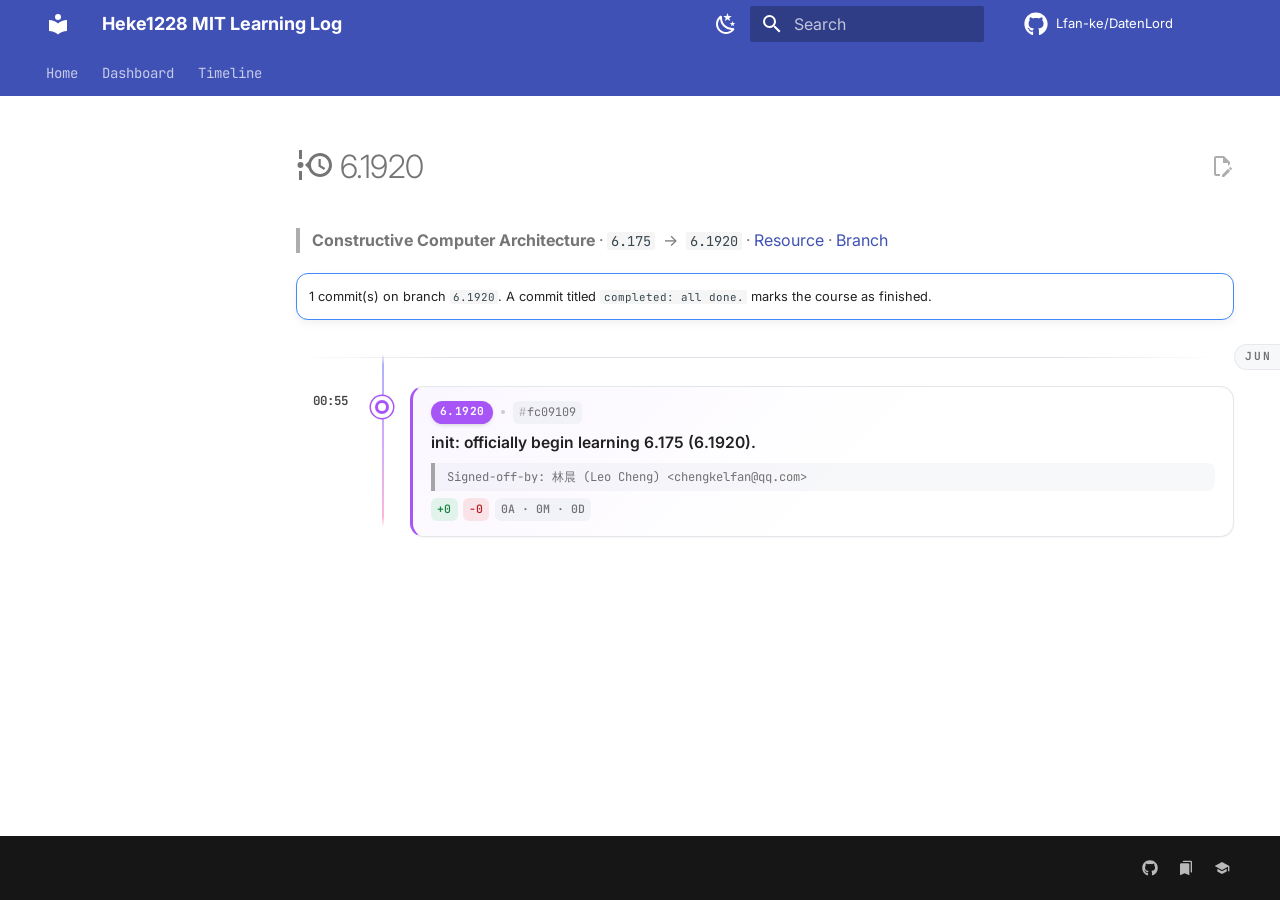
<file: timeline-6.1920/index.html>
<!doctype html>
<html lang="en" class="no-js">
  <head>
    
      <meta charset="utf-8">
      <meta name="viewport" content="width=device-width,initial-scale=1">
      
        <meta name="description" content="MIT 6.1910 / 6.1920 / 6.5910 — D202605002">
      
      
      
        <link rel="canonical" href="https://lfan-ke.github.io/DatenLord/timeline-6.1920/">
      
      
      
      
        
      
      
      <link rel="icon" href="../assets/images/favicon.png">
      <meta name="generator" content="mkdocs-1.6.1, mkdocs-material-9.7.6">
    
    
      
        <title>6.1920 - Heke1228 MIT Learning Log</title>
      
    
    
      <link rel="stylesheet" href="../assets/stylesheets/main.484c7ddc.min.css">
      
        
        <link rel="stylesheet" href="../assets/stylesheets/palette.ab4e12ef.min.css">
      
      


    
    
      
    
    
      
        
        
        <link rel="preconnect" href="https://fonts.gstatic.com" crossorigin>
        <link rel="stylesheet" href="https://fonts.googleapis.com/css?family=Inter:300,300i,400,400i,700,700i%7CJetBrains+Mono:400,400i,700,700i&display=fallback">
        <style>:root{--md-text-font:"Inter";--md-code-font:"JetBrains Mono"}</style>
      
    
    
      <link rel="stylesheet" href="../extra.css">
    
    <script>__md_scope=new URL("..",location),__md_hash=e=>[...e].reduce(((e,_)=>(e<<5)-e+_.charCodeAt(0)),0),__md_get=(e,_=localStorage,t=__md_scope)=>JSON.parse(_.getItem(t.pathname+"."+e)),__md_set=(e,_,t=localStorage,a=__md_scope)=>{try{t.setItem(a.pathname+"."+e,JSON.stringify(_))}catch(e){}}</script>
    
      

    
    
  </head>
  
  
    
    
      
    
    
    
    
    <body dir="ltr" data-md-color-scheme="default" data-md-color-primary="indigo" data-md-color-accent="blue">
  
    
    <input class="md-toggle" data-md-toggle="drawer" type="checkbox" id="__drawer" autocomplete="off">
    <input class="md-toggle" data-md-toggle="search" type="checkbox" id="__search" autocomplete="off">
    <label class="md-overlay" for="__drawer"></label>
    <div data-md-component="skip">
      
        
        <a href="#61920" class="md-skip">
          Skip to content
        </a>
      
    </div>
    <div data-md-component="announce">
      
    </div>
    
    
      

<header class="md-header" data-md-component="header">
  <nav class="md-header__inner md-grid" aria-label="Header">
    <a href=".." title="Heke1228 MIT Learning Log" class="md-header__button md-logo" aria-label="Heke1228 MIT Learning Log" data-md-component="logo">
      
  
  <svg xmlns="http://www.w3.org/2000/svg" viewBox="0 0 24 24"><path d="M12 8a3 3 0 0 0 3-3 3 3 0 0 0-3-3 3 3 0 0 0-3 3 3 3 0 0 0 3 3m0 3.54C9.64 9.35 6.5 8 3 8v11c3.5 0 6.64 1.35 9 3.54 2.36-2.19 5.5-3.54 9-3.54V8c-3.5 0-6.64 1.35-9 3.54"/></svg>

    </a>
    <label class="md-header__button md-icon" for="__drawer">
      
      <svg xmlns="http://www.w3.org/2000/svg" viewBox="0 0 24 24"><path d="M3 6h18v2H3zm0 5h18v2H3zm0 5h18v2H3z"/></svg>
    </label>
    <div class="md-header__title" data-md-component="header-title">
      <div class="md-header__ellipsis">
        <div class="md-header__topic">
          <span class="md-ellipsis">
            Heke1228 MIT Learning Log
          </span>
        </div>
        <div class="md-header__topic" data-md-component="header-topic">
          <span class="md-ellipsis">
            
              6.1920
            
          </span>
        </div>
      </div>
    </div>
    
      
        <form class="md-header__option" data-md-component="palette">
  
    
    
    
    <input class="md-option" data-md-color-media="(prefers-color-scheme: light)" data-md-color-scheme="default" data-md-color-primary="indigo" data-md-color-accent="blue"  aria-label="Switch to dark mode"  type="radio" name="__palette" id="__palette_0">
    
      <label class="md-header__button md-icon" title="Switch to dark mode" for="__palette_1" hidden>
        <svg xmlns="http://www.w3.org/2000/svg" viewBox="0 0 24 24"><path d="m17.75 4.09-2.53 1.94.91 3.06-2.63-1.81-2.63 1.81.91-3.06-2.53-1.94L12.44 4l1.06-3 1.06 3zm3.5 6.91-1.64 1.25.59 1.98-1.7-1.17-1.7 1.17.59-1.98L15.75 11l2.06-.05L18.5 9l.69 1.95zm-2.28 4.95c.83-.08 1.72 1.1 1.19 1.85-.32.45-.66.87-1.08 1.27C15.17 23 8.84 23 4.94 19.07c-3.91-3.9-3.91-10.24 0-14.14.4-.4.82-.76 1.27-1.08.75-.53 1.93.36 1.85 1.19-.27 2.86.69 5.83 2.89 8.02a9.96 9.96 0 0 0 8.02 2.89m-1.64 2.02a12.08 12.08 0 0 1-7.8-3.47c-2.17-2.19-3.33-5-3.49-7.82-2.81 3.14-2.7 7.96.31 10.98 3.02 3.01 7.84 3.12 10.98.31"/></svg>
      </label>
    
  
    
    
    
    <input class="md-option" data-md-color-media="(prefers-color-scheme: dark)" data-md-color-scheme="slate" data-md-color-primary="indigo" data-md-color-accent="blue"  aria-label="Switch to light mode"  type="radio" name="__palette" id="__palette_1">
    
      <label class="md-header__button md-icon" title="Switch to light mode" for="__palette_0" hidden>
        <svg xmlns="http://www.w3.org/2000/svg" viewBox="0 0 24 24"><path d="M12 7a5 5 0 0 1 5 5 5 5 0 0 1-5 5 5 5 0 0 1-5-5 5 5 0 0 1 5-5m0 2a3 3 0 0 0-3 3 3 3 0 0 0 3 3 3 3 0 0 0 3-3 3 3 0 0 0-3-3m0-7 2.39 3.42C13.65 5.15 12.84 5 12 5s-1.65.15-2.39.42zM3.34 7l4.16-.35A7.2 7.2 0 0 0 5.94 8.5c-.44.74-.69 1.5-.83 2.29zm.02 10 1.76-3.77a7.131 7.131 0 0 0 2.38 4.14zM20.65 7l-1.77 3.79a7.02 7.02 0 0 0-2.38-4.15zm-.01 10-4.14.36c.59-.51 1.12-1.14 1.54-1.86.42-.73.69-1.5.83-2.29zM12 22l-2.41-3.44c.74.27 1.55.44 2.41.44.82 0 1.63-.17 2.37-.44z"/></svg>
      </label>
    
  
</form>
      
    
    
      <script>var palette=__md_get("__palette");if(palette&&palette.color){if("(prefers-color-scheme)"===palette.color.media){var media=matchMedia("(prefers-color-scheme: light)"),input=document.querySelector(media.matches?"[data-md-color-media='(prefers-color-scheme: light)']":"[data-md-color-media='(prefers-color-scheme: dark)']");palette.color.media=input.getAttribute("data-md-color-media"),palette.color.scheme=input.getAttribute("data-md-color-scheme"),palette.color.primary=input.getAttribute("data-md-color-primary"),palette.color.accent=input.getAttribute("data-md-color-accent")}for(var[key,value]of Object.entries(palette.color))document.body.setAttribute("data-md-color-"+key,value)}</script>
    
    
    
      
      
        <label class="md-header__button md-icon" for="__search">
          
          <svg xmlns="http://www.w3.org/2000/svg" viewBox="0 0 24 24"><path d="M9.5 3A6.5 6.5 0 0 1 16 9.5c0 1.61-.59 3.09-1.56 4.23l.27.27h.79l5 5-1.5 1.5-5-5v-.79l-.27-.27A6.52 6.52 0 0 1 9.5 16 6.5 6.5 0 0 1 3 9.5 6.5 6.5 0 0 1 9.5 3m0 2C7 5 5 7 5 9.5S7 14 9.5 14 14 12 14 9.5 12 5 9.5 5"/></svg>
        </label>
        <div class="md-search" data-md-component="search" role="dialog">
  <label class="md-search__overlay" for="__search"></label>
  <div class="md-search__inner" role="search">
    <form class="md-search__form" name="search">
      <input type="text" class="md-search__input" name="query" aria-label="Search" placeholder="Search" autocapitalize="off" autocorrect="off" autocomplete="off" spellcheck="false" data-md-component="search-query" required>
      <label class="md-search__icon md-icon" for="__search">
        
        <svg xmlns="http://www.w3.org/2000/svg" viewBox="0 0 24 24"><path d="M9.5 3A6.5 6.5 0 0 1 16 9.5c0 1.61-.59 3.09-1.56 4.23l.27.27h.79l5 5-1.5 1.5-5-5v-.79l-.27-.27A6.52 6.52 0 0 1 9.5 16 6.5 6.5 0 0 1 3 9.5 6.5 6.5 0 0 1 9.5 3m0 2C7 5 5 7 5 9.5S7 14 9.5 14 14 12 14 9.5 12 5 9.5 5"/></svg>
        
        <svg xmlns="http://www.w3.org/2000/svg" viewBox="0 0 24 24"><path d="M20 11v2H8l5.5 5.5-1.42 1.42L4.16 12l7.92-7.92L13.5 5.5 8 11z"/></svg>
      </label>
      <nav class="md-search__options" aria-label="Search">
        
          <a href="javascript:void(0)" class="md-search__icon md-icon" title="Share" aria-label="Share" data-clipboard data-clipboard-text="" data-md-component="search-share" tabindex="-1">
            
            <svg xmlns="http://www.w3.org/2000/svg" viewBox="0 0 24 24"><path d="M18 16.08c-.76 0-1.44.3-1.96.77L8.91 12.7c.05-.23.09-.46.09-.7s-.04-.47-.09-.7l7.05-4.11c.54.5 1.25.81 2.04.81a3 3 0 0 0 3-3 3 3 0 0 0-3-3 3 3 0 0 0-3 3c0 .24.04.47.09.7L8.04 9.81C7.5 9.31 6.79 9 6 9a3 3 0 0 0-3 3 3 3 0 0 0 3 3c.79 0 1.5-.31 2.04-.81l7.12 4.15c-.05.21-.08.43-.08.66 0 1.61 1.31 2.91 2.92 2.91s2.92-1.3 2.92-2.91A2.92 2.92 0 0 0 18 16.08"/></svg>
          </a>
        
        <button type="reset" class="md-search__icon md-icon" title="Clear" aria-label="Clear" tabindex="-1">
          
          <svg xmlns="http://www.w3.org/2000/svg" viewBox="0 0 24 24"><path d="M19 6.41 17.59 5 12 10.59 6.41 5 5 6.41 10.59 12 5 17.59 6.41 19 12 13.41 17.59 19 19 17.59 13.41 12z"/></svg>
        </button>
      </nav>
      
        <div class="md-search__suggest" data-md-component="search-suggest"></div>
      
    </form>
    <div class="md-search__output">
      <div class="md-search__scrollwrap" tabindex="0" data-md-scrollfix>
        <div class="md-search-result" data-md-component="search-result">
          <div class="md-search-result__meta">
            Initializing search
          </div>
          <ol class="md-search-result__list" role="presentation"></ol>
        </div>
      </div>
    </div>
  </div>
</div>
      
    
    
      <div class="md-header__source">
        <a href="https://github.com/Lfan-ke/DatenLord" title="Go to repository" class="md-source" data-md-component="source">
  <div class="md-source__icon md-icon">
    
    <svg xmlns="http://www.w3.org/2000/svg" viewBox="0 0 512 512"><!--! Font Awesome Free 7.1.0 by @fontawesome - https://fontawesome.com License - https://fontawesome.com/license/free (Icons: CC BY 4.0, Fonts: SIL OFL 1.1, Code: MIT License) Copyright 2025 Fonticons, Inc.--><path d="M173.9 397.4c0 2-2.3 3.6-5.2 3.6-3.3.3-5.6-1.3-5.6-3.6 0-2 2.3-3.6 5.2-3.6 3-.3 5.6 1.3 5.6 3.6m-31.1-4.5c-.7 2 1.3 4.3 4.3 4.9 2.6 1 5.6 0 6.2-2s-1.3-4.3-4.3-5.2c-2.6-.7-5.5.3-6.2 2.3m44.2-1.7c-2.9.7-4.9 2.6-4.6 4.9.3 2 2.9 3.3 5.9 2.6 2.9-.7 4.9-2.6 4.6-4.6-.3-1.9-3-3.2-5.9-2.9M252.8 8C114.1 8 8 113.3 8 252c0 110.9 69.8 205.8 169.5 239.2 12.8 2.3 17.3-5.6 17.3-12.1 0-6.2-.3-40.4-.3-61.4 0 0-70 15-84.7-29.8 0 0-11.4-29.1-27.8-36.6 0 0-22.9-15.7 1.6-15.4 0 0 24.9 2 38.6 25.8 21.9 38.6 58.6 27.5 72.9 20.9 2.3-16 8.8-27.1 16-33.7-55.9-6.2-112.3-14.3-112.3-110.5 0-27.5 7.6-41.3 23.6-58.9-2.6-6.5-11.1-33.3 2.6-67.9 20.9-6.5 69 27 69 27 20-5.6 41.5-8.5 62.8-8.5s42.8 2.9 62.8 8.5c0 0 48.1-33.6 69-27 13.7 34.7 5.2 61.4 2.6 67.9 16 17.7 25.8 31.5 25.8 58.9 0 96.5-58.9 104.2-114.8 110.5 9.2 7.9 17 22.9 17 46.4 0 33.7-.3 75.4-.3 83.6 0 6.5 4.6 14.4 17.3 12.1C436.2 457.8 504 362.9 504 252 504 113.3 391.5 8 252.8 8M105.2 352.9c-1.3 1-1 3.3.7 5.2 1.6 1.6 3.9 2.3 5.2 1 1.3-1 1-3.3-.7-5.2-1.6-1.6-3.9-2.3-5.2-1m-10.8-8.1c-.7 1.3.3 2.9 2.3 3.9 1.6 1 3.6.7 4.3-.7.7-1.3-.3-2.9-2.3-3.9-2-.6-3.6-.3-4.3.7m32.4 35.6c-1.6 1.3-1 4.3 1.3 6.2 2.3 2.3 5.2 2.6 6.5 1 1.3-1.3.7-4.3-1.3-6.2-2.2-2.3-5.2-2.6-6.5-1m-11.4-14.7c-1.6 1-1.6 3.6 0 5.9s4.3 3.3 5.6 2.3c1.6-1.3 1.6-3.9 0-6.2-1.4-2.3-4-3.3-5.6-2"/></svg>
  </div>
  <div class="md-source__repository">
    Lfan-ke/DatenLord
  </div>
</a>
      </div>
    
  </nav>
  
</header>
    
    <div class="md-container" data-md-component="container">
      
      
        
          
            
<nav class="md-tabs" aria-label="Tabs" data-md-component="tabs">
  <div class="md-grid">
    <ul class="md-tabs__list">
      
        
  
  
  
  
    <li class="md-tabs__item">
      <a href=".." class="md-tabs__link">
        
  
  
    
  
  Home

      </a>
    </li>
  

      
        
  
  
  
  
    <li class="md-tabs__item">
      <a href="../stats/" class="md-tabs__link">
        
  
  
    
  
  Dashboard

      </a>
    </li>
  

      
        
  
  
  
  
    <li class="md-tabs__item">
      <a href="../timeline/" class="md-tabs__link">
        
  
  
    
  
  Timeline

      </a>
    </li>
  

      
    </ul>
  </div>
</nav>
          
        
      
      <main class="md-main" data-md-component="main">
        <div class="md-main__inner md-grid">
          
            
              
                
              
              <div class="md-sidebar md-sidebar--primary" data-md-component="sidebar" data-md-type="navigation" >
                <div class="md-sidebar__scrollwrap">
                  <div class="md-sidebar__inner">
                    


  


<nav class="md-nav md-nav--primary md-nav--lifted" aria-label="Navigation" data-md-level="0">
  <label class="md-nav__title" for="__drawer">
    <a href=".." title="Heke1228 MIT Learning Log" class="md-nav__button md-logo" aria-label="Heke1228 MIT Learning Log" data-md-component="logo">
      
  
  <svg xmlns="http://www.w3.org/2000/svg" viewBox="0 0 24 24"><path d="M12 8a3 3 0 0 0 3-3 3 3 0 0 0-3-3 3 3 0 0 0-3 3 3 3 0 0 0 3 3m0 3.54C9.64 9.35 6.5 8 3 8v11c3.5 0 6.64 1.35 9 3.54 2.36-2.19 5.5-3.54 9-3.54V8c-3.5 0-6.64 1.35-9 3.54"/></svg>

    </a>
    Heke1228 MIT Learning Log
  </label>
  
    <div class="md-nav__source">
      <a href="https://github.com/Lfan-ke/DatenLord" title="Go to repository" class="md-source" data-md-component="source">
  <div class="md-source__icon md-icon">
    
    <svg xmlns="http://www.w3.org/2000/svg" viewBox="0 0 512 512"><!--! Font Awesome Free 7.1.0 by @fontawesome - https://fontawesome.com License - https://fontawesome.com/license/free (Icons: CC BY 4.0, Fonts: SIL OFL 1.1, Code: MIT License) Copyright 2025 Fonticons, Inc.--><path d="M173.9 397.4c0 2-2.3 3.6-5.2 3.6-3.3.3-5.6-1.3-5.6-3.6 0-2 2.3-3.6 5.2-3.6 3-.3 5.6 1.3 5.6 3.6m-31.1-4.5c-.7 2 1.3 4.3 4.3 4.9 2.6 1 5.6 0 6.2-2s-1.3-4.3-4.3-5.2c-2.6-.7-5.5.3-6.2 2.3m44.2-1.7c-2.9.7-4.9 2.6-4.6 4.9.3 2 2.9 3.3 5.9 2.6 2.9-.7 4.9-2.6 4.6-4.6-.3-1.9-3-3.2-5.9-2.9M252.8 8C114.1 8 8 113.3 8 252c0 110.9 69.8 205.8 169.5 239.2 12.8 2.3 17.3-5.6 17.3-12.1 0-6.2-.3-40.4-.3-61.4 0 0-70 15-84.7-29.8 0 0-11.4-29.1-27.8-36.6 0 0-22.9-15.7 1.6-15.4 0 0 24.9 2 38.6 25.8 21.9 38.6 58.6 27.5 72.9 20.9 2.3-16 8.8-27.1 16-33.7-55.9-6.2-112.3-14.3-112.3-110.5 0-27.5 7.6-41.3 23.6-58.9-2.6-6.5-11.1-33.3 2.6-67.9 20.9-6.5 69 27 69 27 20-5.6 41.5-8.5 62.8-8.5s42.8 2.9 62.8 8.5c0 0 48.1-33.6 69-27 13.7 34.7 5.2 61.4 2.6 67.9 16 17.7 25.8 31.5 25.8 58.9 0 96.5-58.9 104.2-114.8 110.5 9.2 7.9 17 22.9 17 46.4 0 33.7-.3 75.4-.3 83.6 0 6.5 4.6 14.4 17.3 12.1C436.2 457.8 504 362.9 504 252 504 113.3 391.5 8 252.8 8M105.2 352.9c-1.3 1-1 3.3.7 5.2 1.6 1.6 3.9 2.3 5.2 1 1.3-1 1-3.3-.7-5.2-1.6-1.6-3.9-2.3-5.2-1m-10.8-8.1c-.7 1.3.3 2.9 2.3 3.9 1.6 1 3.6.7 4.3-.7.7-1.3-.3-2.9-2.3-3.9-2-.6-3.6-.3-4.3.7m32.4 35.6c-1.6 1.3-1 4.3 1.3 6.2 2.3 2.3 5.2 2.6 6.5 1 1.3-1.3.7-4.3-1.3-6.2-2.2-2.3-5.2-2.6-6.5-1m-11.4-14.7c-1.6 1-1.6 3.6 0 5.9s4.3 3.3 5.6 2.3c1.6-1.3 1.6-3.9 0-6.2-1.4-2.3-4-3.3-5.6-2"/></svg>
  </div>
  <div class="md-source__repository">
    Lfan-ke/DatenLord
  </div>
</a>
    </div>
  
  <ul class="md-nav__list" data-md-scrollfix>
    
      
      
  
  
  
  
    <li class="md-nav__item">
      <a href=".." class="md-nav__link">
        
  
  
  <span class="md-ellipsis">
    
  
    Home
  

    
  </span>
  
  

      </a>
    </li>
  

    
      
      
  
  
  
  
    <li class="md-nav__item">
      <a href="../stats/" class="md-nav__link">
        
  
  
  <span class="md-ellipsis">
    
  
    Dashboard
  

    
  </span>
  
  

      </a>
    </li>
  

    
      
      
  
  
  
  
    <li class="md-nav__item">
      <a href="../timeline/" class="md-nav__link">
        
  
  
  <span class="md-ellipsis">
    
  
    Timeline
  

    
  </span>
  
  

      </a>
    </li>
  

    
  </ul>
</nav>
                  </div>
                </div>
              </div>
            
            
              
                
              
              <div class="md-sidebar md-sidebar--secondary" data-md-component="sidebar" data-md-type="toc" hidden>
                <div class="md-sidebar__scrollwrap">
                  <div class="md-sidebar__inner">
                    

<nav class="md-nav md-nav--secondary" aria-label="Table of contents">
  
  
  
    
  
  
</nav>
                  </div>
                </div>
              </div>
            
          
          
            <div class="md-content" data-md-component="content">
              
              <article class="md-content__inner md-typeset">
                
                  
  



  
    <a href="https://github.com/Lfan-ke/DatenLord/edit/main/README.md/timeline-6.1920.md" title="Edit this page" class="md-content__button md-icon" rel="edit">
      
      <svg xmlns="http://www.w3.org/2000/svg" viewBox="0 0 24 24"><path d="M10 20H6V4h7v5h5v3.1l2-2V8l-6-6H6c-1.1 0-2 .9-2 2v16c0 1.1.9 2 2 2h4zm10.2-7c.1 0 .3.1.4.2l1.3 1.3c.2.2.2.6 0 .8l-1 1-2.1-2.1 1-1c.1-.1.2-.2.4-.2m0 3.9L14.1 23H12v-2.1l6.1-6.1z"/></svg>
    </a>
  
  


<h1 id="61920"><span class="twemoji"><svg xmlns="http://www.w3.org/2000/svg" viewBox="0 0 24 24"><path d="M4 2v6H2V2zM2 22v-6h2v6zm3-10c0 1.11-.89 2-2 2a2 2 0 1 1 2-2m11-8c4.42 0 8 3.58 8 8s-3.58 8-8 8c-3.6 0-6.64-2.38-7.65-5.65L6 12l2.35-2.35C9.36 6.38 12.4 4 16 4m0 2c-3.31 0-6 2.69-6 6s2.69 6 6 6 6-2.69 6-6-2.69-6-6-6m-1 7V8h1.5v4.2l3 1.8-.82 1.26z"/></svg></span> 6.1920<a class="headerlink" href="#61920" title="Permanent link">&para;</a></h1>
<blockquote>
<p><strong>Constructive Computer Architecture</strong> · <code>6.175</code> &nbsp;→&nbsp; <code>6.1920</code> · <a href="http://csg.csail.mit.edu/6.175/index.html">Resource</a> · <a href="https://github.com/Lfan-ke/DatenLord/tree/6.1920">Branch</a></p>
</blockquote>
<div class="admonition note">
<p>1 commit(s) on branch <code>6.1920</code>. A commit titled <code>completed: all done.</code> marks the course as finished.</p>
</div>
<div class="dl-tl">
<div class="dl-tl-group"><span>Jun 06, 2026</span></div>
<article class="dl-tl-entry" style="--c:#a855f7">
<header class="dl-tl-stamp"><time>00:55</time></header>
<span class="dl-tl-dot"></span>
<div class="dl-tl-card">
<div class="dl-tl-row">
<span class="dl-tl-branch">6.1920</span>
<span class="dl-tl-sep"></span>
<a class="dl-tl-hash" href="https://github.com/Lfan-ke/DatenLord/commit/fc09109fdef647a3bf988150edb12cd9f19de45b" target="_blank" rel="noopener">fc09109</a>
</div>
<div class="dl-tl-heading" title="init: officially begin learning 6.175 (6.1920).">init: officially begin learning 6.175 (6.1920).</div>
<blockquote class="dl-tl-trailers"><p>Signed-off-by: 林晨 (Leo Cheng) &lt;chengkelfan@qq.com&gt;</p></blockquote>
<div class="dl-tl-metrics">
<span class="dl-tl-metric add">+0</span>
<span class="dl-tl-metric del">−0</span>
<span class="dl-tl-metric files">0A · 0M · 0D</span>
</div>
</div>
</article>
</div>







  
  




  



                
              </article>
            </div>
          
          
<script>var target=document.getElementById(location.hash.slice(1));target&&target.name&&(target.checked=target.name.startsWith("__tabbed_"))</script>
        </div>
        
          <button type="button" class="md-top md-icon" data-md-component="top" hidden>
  
  <svg xmlns="http://www.w3.org/2000/svg" viewBox="0 0 24 24"><path d="M13 20h-2V8l-5.5 5.5-1.42-1.42L12 4.16l7.92 7.92-1.42 1.42L13 8z"/></svg>
  Back to top
</button>
        
      </main>
      
        <footer class="md-footer">
  
    
  
  <div class="md-footer-meta md-typeset">
    <div class="md-footer-meta__inner md-grid">
      <div class="md-copyright">
  
  
</div>
      
        
<div class="md-social">
  
    
    
    
    
      
      
    
    <a href="https://github.com/Lfan-ke" target="_blank" rel="noopener" title="github.com" class="md-social__link">
      <svg xmlns="http://www.w3.org/2000/svg" viewBox="0 0 512 512"><!--! Font Awesome Free 7.1.0 by @fontawesome - https://fontawesome.com License - https://fontawesome.com/license/free (Icons: CC BY 4.0, Fonts: SIL OFL 1.1, Code: MIT License) Copyright 2025 Fonticons, Inc.--><path d="M173.9 397.4c0 2-2.3 3.6-5.2 3.6-3.3.3-5.6-1.3-5.6-3.6 0-2 2.3-3.6 5.2-3.6 3-.3 5.6 1.3 5.6 3.6m-31.1-4.5c-.7 2 1.3 4.3 4.3 4.9 2.6 1 5.6 0 6.2-2s-1.3-4.3-4.3-5.2c-2.6-.7-5.5.3-6.2 2.3m44.2-1.7c-2.9.7-4.9 2.6-4.6 4.9.3 2 2.9 3.3 5.9 2.6 2.9-.7 4.9-2.6 4.6-4.6-.3-1.9-3-3.2-5.9-2.9M252.8 8C114.1 8 8 113.3 8 252c0 110.9 69.8 205.8 169.5 239.2 12.8 2.3 17.3-5.6 17.3-12.1 0-6.2-.3-40.4-.3-61.4 0 0-70 15-84.7-29.8 0 0-11.4-29.1-27.8-36.6 0 0-22.9-15.7 1.6-15.4 0 0 24.9 2 38.6 25.8 21.9 38.6 58.6 27.5 72.9 20.9 2.3-16 8.8-27.1 16-33.7-55.9-6.2-112.3-14.3-112.3-110.5 0-27.5 7.6-41.3 23.6-58.9-2.6-6.5-11.1-33.3 2.6-67.9 20.9-6.5 69 27 69 27 20-5.6 41.5-8.5 62.8-8.5s42.8 2.9 62.8 8.5c0 0 48.1-33.6 69-27 13.7 34.7 5.2 61.4 2.6 67.9 16 17.7 25.8 31.5 25.8 58.9 0 96.5-58.9 104.2-114.8 110.5 9.2 7.9 17 22.9 17 46.4 0 33.7-.3 75.4-.3 83.6 0 6.5 4.6 14.4 17.3 12.1C436.2 457.8 504 362.9 504 252 504 113.3 391.5 8 252.8 8M105.2 352.9c-1.3 1-1 3.3.7 5.2 1.6 1.6 3.9 2.3 5.2 1 1.3-1 1-3.3-.7-5.2-1.6-1.6-3.9-2.3-5.2-1m-10.8-8.1c-.7 1.3.3 2.9 2.3 3.9 1.6 1 3.6.7 4.3-.7.7-1.3-.3-2.9-2.3-3.9-2-.6-3.6-.3-4.3.7m32.4 35.6c-1.6 1.3-1 4.3 1.3 6.2 2.3 2.3 5.2 2.6 6.5 1 1.3-1.3.7-4.3-1.3-6.2-2.2-2.3-5.2-2.6-6.5-1m-11.4-14.7c-1.6 1-1.6 3.6 0 5.9s4.3 3.3 5.6 2.3c1.6-1.3 1.6-3.9 0-6.2-1.4-2.3-4-3.3-5.6-2"/></svg>
    </a>
  
    
    
    
    
      
      
    
    <a href="https://github.com/datenlord/training/issues/74" target="_blank" rel="noopener" title="github.com" class="md-social__link">
      <svg xmlns="http://www.w3.org/2000/svg" viewBox="0 0 24 24"><path d="M15 5a2 2 0 0 1 2 2v16l-7-3-7 3V7a2 2 0 0 1 2-2zM9 1h10a2 2 0 0 1 2 2v16l-2-.87V3H7a2 2 0 0 1 2-2"/></svg>
    </a>
  
    
    
    
    
      
      
    
    <a href="https://github.com/datenlord/training" target="_blank" rel="noopener" title="github.com" class="md-social__link">
      <svg xmlns="http://www.w3.org/2000/svg" viewBox="0 0 24 24"><path d="M12 3 1 9l11 6 9-4.91V17h2V9M5 13.18v4L12 21l7-3.82v-4L12 17z"/></svg>
    </a>
  
</div>
      
    </div>
  </div>
</footer>
      
    </div>
    <div class="md-dialog" data-md-component="dialog">
      <div class="md-dialog__inner md-typeset"></div>
    </div>
    
    
    
      
      
      <script id="__config" type="application/json">{"annotate": null, "base": "..", "features": ["navigation.tracking", "navigation.tabs", "navigation.top", "navigation.footer", "toc.follow", "content.action.edit", "search.suggest", "search.highlight", "search.share"], "search": "../assets/javascripts/workers/search.2c215733.min.js", "tags": null, "translations": {"clipboard.copied": "Copied to clipboard", "clipboard.copy": "Copy to clipboard", "search.result.more.one": "1 more on this page", "search.result.more.other": "# more on this page", "search.result.none": "No matching documents", "search.result.one": "1 matching document", "search.result.other": "# matching documents", "search.result.placeholder": "Type to start searching", "search.result.term.missing": "Missing", "select.version": "Select version"}, "version": null}</script>
    
    
      <script src="../assets/javascripts/bundle.79ae519e.min.js"></script>
      
        <script src="../stats.js"></script>
      
    
  </body>
</html>
</file>
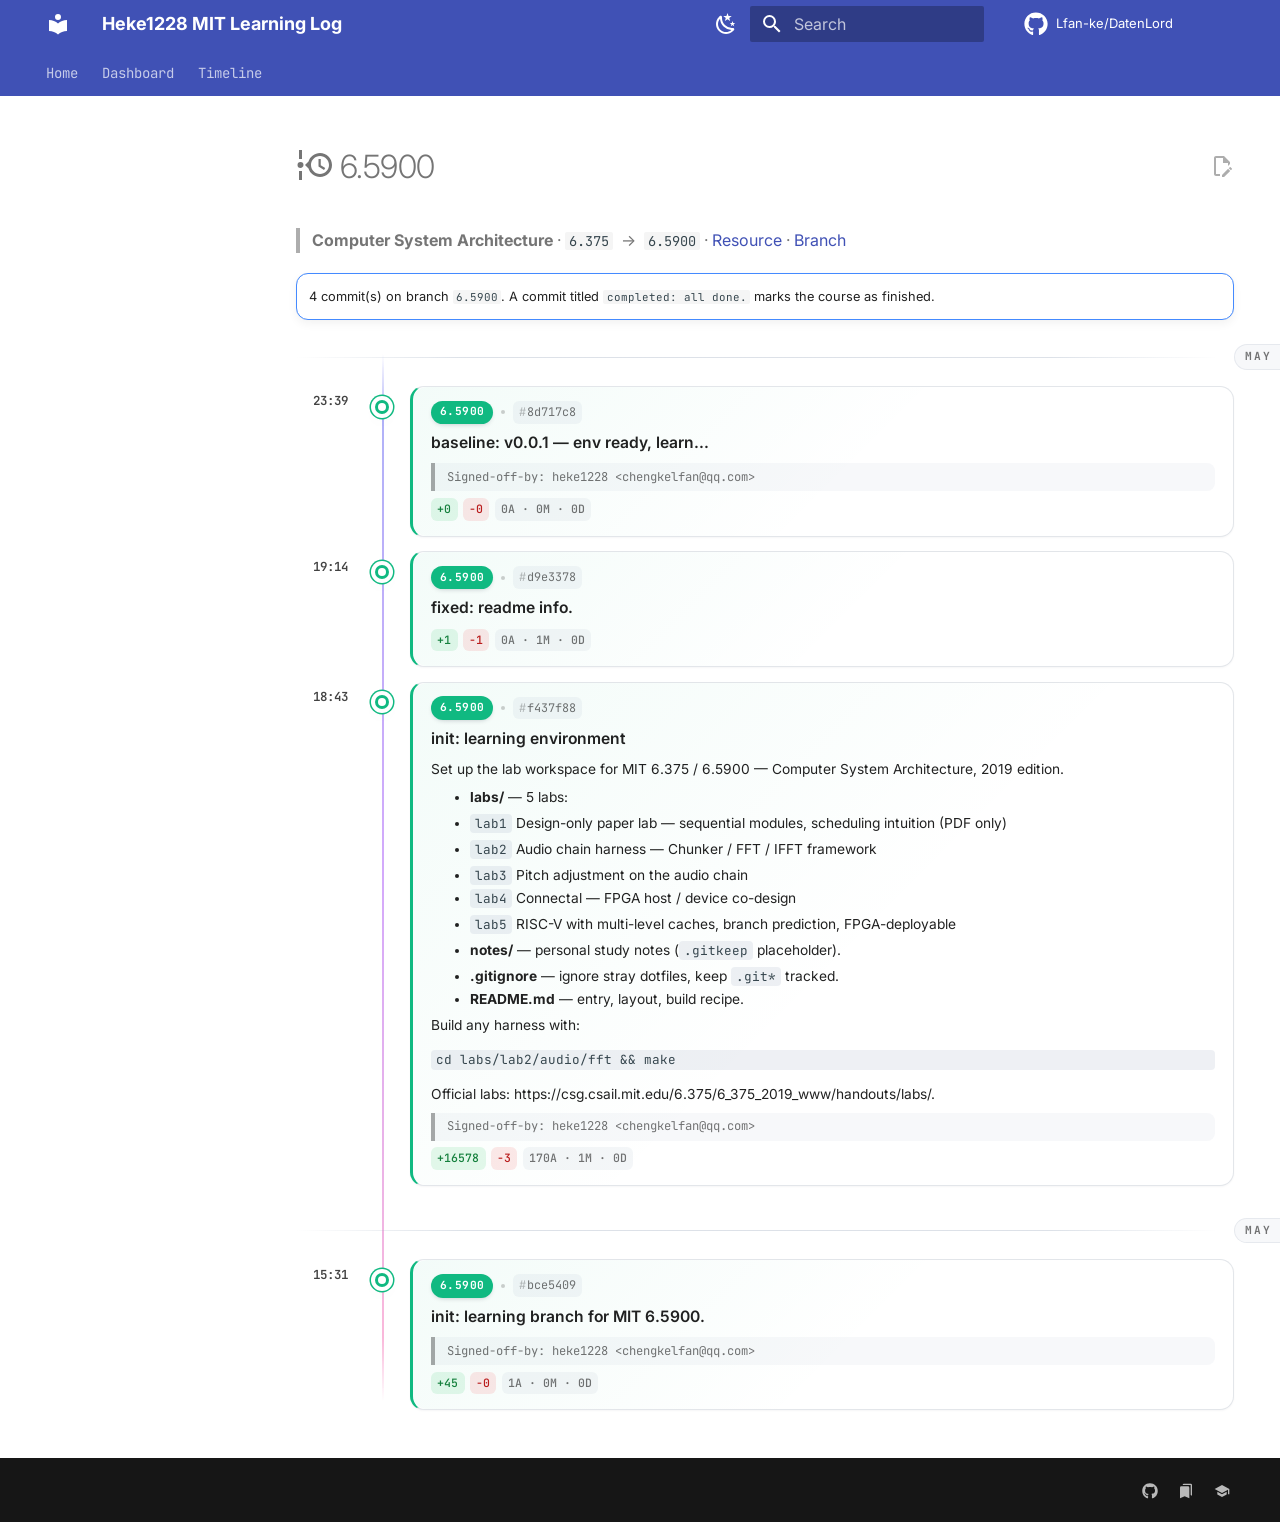
<file: timeline-6.5900/index.html>
<!doctype html>
<html lang="en" class="no-js">
  <head>
    
      <meta charset="utf-8">
      <meta name="viewport" content="width=device-width,initial-scale=1">
      
        <meta name="description" content="MIT 6.1910 / 6.1920 / 6.5900 — D202605002">
      
      
      
        <link rel="canonical" href="https://lfan-ke.github.io/DatenLord/timeline-6.5900/">
      
      
      
      
        
      
      
      <link rel="icon" href="../assets/images/favicon.png">
      <meta name="generator" content="mkdocs-1.6.1, mkdocs-material-9.7.6">
    
    
      
        <title>6.5900 - Heke1228 MIT Learning Log</title>
      
    
    
      <link rel="stylesheet" href="../assets/stylesheets/main.484c7ddc.min.css">
      
        
        <link rel="stylesheet" href="../assets/stylesheets/palette.ab4e12ef.min.css">
      
      


    
    
      
    
    
      
        
        
        <link rel="preconnect" href="https://fonts.gstatic.com" crossorigin>
        <link rel="stylesheet" href="https://fonts.googleapis.com/css?family=Inter:300,300i,400,400i,700,700i%7CJetBrains+Mono:400,400i,700,700i&display=fallback">
        <style>:root{--md-text-font:"Inter";--md-code-font:"JetBrains Mono"}</style>
      
    
    
      <link rel="stylesheet" href="../extra.css">
    
    <script>__md_scope=new URL("..",location),__md_hash=e=>[...e].reduce(((e,_)=>(e<<5)-e+_.charCodeAt(0)),0),__md_get=(e,_=localStorage,t=__md_scope)=>JSON.parse(_.getItem(t.pathname+"."+e)),__md_set=(e,_,t=localStorage,a=__md_scope)=>{try{t.setItem(a.pathname+"."+e,JSON.stringify(_))}catch(e){}}</script>
    
      

    
    
  </head>
  
  
    
    
      
    
    
    
    
    <body dir="ltr" data-md-color-scheme="default" data-md-color-primary="indigo" data-md-color-accent="blue">
  
    
    <input class="md-toggle" data-md-toggle="drawer" type="checkbox" id="__drawer" autocomplete="off">
    <input class="md-toggle" data-md-toggle="search" type="checkbox" id="__search" autocomplete="off">
    <label class="md-overlay" for="__drawer"></label>
    <div data-md-component="skip">
      
        
        <a href="#65900" class="md-skip">
          Skip to content
        </a>
      
    </div>
    <div data-md-component="announce">
      
    </div>
    
    
      

<header class="md-header" data-md-component="header">
  <nav class="md-header__inner md-grid" aria-label="Header">
    <a href=".." title="Heke1228 MIT Learning Log" class="md-header__button md-logo" aria-label="Heke1228 MIT Learning Log" data-md-component="logo">
      
  
  <svg xmlns="http://www.w3.org/2000/svg" viewBox="0 0 24 24"><path d="M12 8a3 3 0 0 0 3-3 3 3 0 0 0-3-3 3 3 0 0 0-3 3 3 3 0 0 0 3 3m0 3.54C9.64 9.35 6.5 8 3 8v11c3.5 0 6.64 1.35 9 3.54 2.36-2.19 5.5-3.54 9-3.54V8c-3.5 0-6.64 1.35-9 3.54"/></svg>

    </a>
    <label class="md-header__button md-icon" for="__drawer">
      
      <svg xmlns="http://www.w3.org/2000/svg" viewBox="0 0 24 24"><path d="M3 6h18v2H3zm0 5h18v2H3zm0 5h18v2H3z"/></svg>
    </label>
    <div class="md-header__title" data-md-component="header-title">
      <div class="md-header__ellipsis">
        <div class="md-header__topic">
          <span class="md-ellipsis">
            Heke1228 MIT Learning Log
          </span>
        </div>
        <div class="md-header__topic" data-md-component="header-topic">
          <span class="md-ellipsis">
            
              6.5900
            
          </span>
        </div>
      </div>
    </div>
    
      
        <form class="md-header__option" data-md-component="palette">
  
    
    
    
    <input class="md-option" data-md-color-media="(prefers-color-scheme: light)" data-md-color-scheme="default" data-md-color-primary="indigo" data-md-color-accent="blue"  aria-label="Switch to dark mode"  type="radio" name="__palette" id="__palette_0">
    
      <label class="md-header__button md-icon" title="Switch to dark mode" for="__palette_1" hidden>
        <svg xmlns="http://www.w3.org/2000/svg" viewBox="0 0 24 24"><path d="m17.75 4.09-2.53 1.94.91 3.06-2.63-1.81-2.63 1.81.91-3.06-2.53-1.94L12.44 4l1.06-3 1.06 3zm3.5 6.91-1.64 1.25.59 1.98-1.7-1.17-1.7 1.17.59-1.98L15.75 11l2.06-.05L18.5 9l.69 1.95zm-2.28 4.95c.83-.08 1.72 1.1 1.19 1.85-.32.45-.66.87-1.08 1.27C15.17 23 8.84 23 4.94 19.07c-3.91-3.9-3.91-10.24 0-14.14.4-.4.82-.76 1.27-1.08.75-.53 1.93.36 1.85 1.19-.27 2.86.69 5.83 2.89 8.02a9.96 9.96 0 0 0 8.02 2.89m-1.64 2.02a12.08 12.08 0 0 1-7.8-3.47c-2.17-2.19-3.33-5-3.49-7.82-2.81 3.14-2.7 7.96.31 10.98 3.02 3.01 7.84 3.12 10.98.31"/></svg>
      </label>
    
  
    
    
    
    <input class="md-option" data-md-color-media="(prefers-color-scheme: dark)" data-md-color-scheme="slate" data-md-color-primary="indigo" data-md-color-accent="blue"  aria-label="Switch to light mode"  type="radio" name="__palette" id="__palette_1">
    
      <label class="md-header__button md-icon" title="Switch to light mode" for="__palette_0" hidden>
        <svg xmlns="http://www.w3.org/2000/svg" viewBox="0 0 24 24"><path d="M12 7a5 5 0 0 1 5 5 5 5 0 0 1-5 5 5 5 0 0 1-5-5 5 5 0 0 1 5-5m0 2a3 3 0 0 0-3 3 3 3 0 0 0 3 3 3 3 0 0 0 3-3 3 3 0 0 0-3-3m0-7 2.39 3.42C13.65 5.15 12.84 5 12 5s-1.65.15-2.39.42zM3.34 7l4.16-.35A7.2 7.2 0 0 0 5.94 8.5c-.44.74-.69 1.5-.83 2.29zm.02 10 1.76-3.77a7.131 7.131 0 0 0 2.38 4.14zM20.65 7l-1.77 3.79a7.02 7.02 0 0 0-2.38-4.15zm-.01 10-4.14.36c.59-.51 1.12-1.14 1.54-1.86.42-.73.69-1.5.83-2.29zM12 22l-2.41-3.44c.74.27 1.55.44 2.41.44.82 0 1.63-.17 2.37-.44z"/></svg>
      </label>
    
  
</form>
      
    
    
      <script>var palette=__md_get("__palette");if(palette&&palette.color){if("(prefers-color-scheme)"===palette.color.media){var media=matchMedia("(prefers-color-scheme: light)"),input=document.querySelector(media.matches?"[data-md-color-media='(prefers-color-scheme: light)']":"[data-md-color-media='(prefers-color-scheme: dark)']");palette.color.media=input.getAttribute("data-md-color-media"),palette.color.scheme=input.getAttribute("data-md-color-scheme"),palette.color.primary=input.getAttribute("data-md-color-primary"),palette.color.accent=input.getAttribute("data-md-color-accent")}for(var[key,value]of Object.entries(palette.color))document.body.setAttribute("data-md-color-"+key,value)}</script>
    
    
    
      
      
        <label class="md-header__button md-icon" for="__search">
          
          <svg xmlns="http://www.w3.org/2000/svg" viewBox="0 0 24 24"><path d="M9.5 3A6.5 6.5 0 0 1 16 9.5c0 1.61-.59 3.09-1.56 4.23l.27.27h.79l5 5-1.5 1.5-5-5v-.79l-.27-.27A6.52 6.52 0 0 1 9.5 16 6.5 6.5 0 0 1 3 9.5 6.5 6.5 0 0 1 9.5 3m0 2C7 5 5 7 5 9.5S7 14 9.5 14 14 12 14 9.5 12 5 9.5 5"/></svg>
        </label>
        <div class="md-search" data-md-component="search" role="dialog">
  <label class="md-search__overlay" for="__search"></label>
  <div class="md-search__inner" role="search">
    <form class="md-search__form" name="search">
      <input type="text" class="md-search__input" name="query" aria-label="Search" placeholder="Search" autocapitalize="off" autocorrect="off" autocomplete="off" spellcheck="false" data-md-component="search-query" required>
      <label class="md-search__icon md-icon" for="__search">
        
        <svg xmlns="http://www.w3.org/2000/svg" viewBox="0 0 24 24"><path d="M9.5 3A6.5 6.5 0 0 1 16 9.5c0 1.61-.59 3.09-1.56 4.23l.27.27h.79l5 5-1.5 1.5-5-5v-.79l-.27-.27A6.52 6.52 0 0 1 9.5 16 6.5 6.5 0 0 1 3 9.5 6.5 6.5 0 0 1 9.5 3m0 2C7 5 5 7 5 9.5S7 14 9.5 14 14 12 14 9.5 12 5 9.5 5"/></svg>
        
        <svg xmlns="http://www.w3.org/2000/svg" viewBox="0 0 24 24"><path d="M20 11v2H8l5.5 5.5-1.42 1.42L4.16 12l7.92-7.92L13.5 5.5 8 11z"/></svg>
      </label>
      <nav class="md-search__options" aria-label="Search">
        
          <a href="javascript:void(0)" class="md-search__icon md-icon" title="Share" aria-label="Share" data-clipboard data-clipboard-text="" data-md-component="search-share" tabindex="-1">
            
            <svg xmlns="http://www.w3.org/2000/svg" viewBox="0 0 24 24"><path d="M18 16.08c-.76 0-1.44.3-1.96.77L8.91 12.7c.05-.23.09-.46.09-.7s-.04-.47-.09-.7l7.05-4.11c.54.5 1.25.81 2.04.81a3 3 0 0 0 3-3 3 3 0 0 0-3-3 3 3 0 0 0-3 3c0 .24.04.47.09.7L8.04 9.81C7.5 9.31 6.79 9 6 9a3 3 0 0 0-3 3 3 3 0 0 0 3 3c.79 0 1.5-.31 2.04-.81l7.12 4.15c-.05.21-.08.43-.08.66 0 1.61 1.31 2.91 2.92 2.91s2.92-1.3 2.92-2.91A2.92 2.92 0 0 0 18 16.08"/></svg>
          </a>
        
        <button type="reset" class="md-search__icon md-icon" title="Clear" aria-label="Clear" tabindex="-1">
          
          <svg xmlns="http://www.w3.org/2000/svg" viewBox="0 0 24 24"><path d="M19 6.41 17.59 5 12 10.59 6.41 5 5 6.41 10.59 12 5 17.59 6.41 19 12 13.41 17.59 19 19 17.59 13.41 12z"/></svg>
        </button>
      </nav>
      
        <div class="md-search__suggest" data-md-component="search-suggest"></div>
      
    </form>
    <div class="md-search__output">
      <div class="md-search__scrollwrap" tabindex="0" data-md-scrollfix>
        <div class="md-search-result" data-md-component="search-result">
          <div class="md-search-result__meta">
            Initializing search
          </div>
          <ol class="md-search-result__list" role="presentation"></ol>
        </div>
      </div>
    </div>
  </div>
</div>
      
    
    
      <div class="md-header__source">
        <a href="https://github.com/Lfan-ke/DatenLord" title="Go to repository" class="md-source" data-md-component="source">
  <div class="md-source__icon md-icon">
    
    <svg xmlns="http://www.w3.org/2000/svg" viewBox="0 0 512 512"><!--! Font Awesome Free 7.1.0 by @fontawesome - https://fontawesome.com License - https://fontawesome.com/license/free (Icons: CC BY 4.0, Fonts: SIL OFL 1.1, Code: MIT License) Copyright 2025 Fonticons, Inc.--><path d="M173.9 397.4c0 2-2.3 3.6-5.2 3.6-3.3.3-5.6-1.3-5.6-3.6 0-2 2.3-3.6 5.2-3.6 3-.3 5.6 1.3 5.6 3.6m-31.1-4.5c-.7 2 1.3 4.3 4.3 4.9 2.6 1 5.6 0 6.2-2s-1.3-4.3-4.3-5.2c-2.6-.7-5.5.3-6.2 2.3m44.2-1.7c-2.9.7-4.9 2.6-4.6 4.9.3 2 2.9 3.3 5.9 2.6 2.9-.7 4.9-2.6 4.6-4.6-.3-1.9-3-3.2-5.9-2.9M252.8 8C114.1 8 8 113.3 8 252c0 110.9 69.8 205.8 169.5 239.2 12.8 2.3 17.3-5.6 17.3-12.1 0-6.2-.3-40.4-.3-61.4 0 0-70 15-84.7-29.8 0 0-11.4-29.1-27.8-36.6 0 0-22.9-15.7 1.6-15.4 0 0 24.9 2 38.6 25.8 21.9 38.6 58.6 27.5 72.9 20.9 2.3-16 8.8-27.1 16-33.7-55.9-6.2-112.3-14.3-112.3-110.5 0-27.5 7.6-41.3 23.6-58.9-2.6-6.5-11.1-33.3 2.6-67.9 20.9-6.5 69 27 69 27 20-5.6 41.5-8.5 62.8-8.5s42.8 2.9 62.8 8.5c0 0 48.1-33.6 69-27 13.7 34.7 5.2 61.4 2.6 67.9 16 17.7 25.8 31.5 25.8 58.9 0 96.5-58.9 104.2-114.8 110.5 9.2 7.9 17 22.9 17 46.4 0 33.7-.3 75.4-.3 83.6 0 6.5 4.6 14.4 17.3 12.1C436.2 457.8 504 362.9 504 252 504 113.3 391.5 8 252.8 8M105.2 352.9c-1.3 1-1 3.3.7 5.2 1.6 1.6 3.9 2.3 5.2 1 1.3-1 1-3.3-.7-5.2-1.6-1.6-3.9-2.3-5.2-1m-10.8-8.1c-.7 1.3.3 2.9 2.3 3.9 1.6 1 3.6.7 4.3-.7.7-1.3-.3-2.9-2.3-3.9-2-.6-3.6-.3-4.3.7m32.4 35.6c-1.6 1.3-1 4.3 1.3 6.2 2.3 2.3 5.2 2.6 6.5 1 1.3-1.3.7-4.3-1.3-6.2-2.2-2.3-5.2-2.6-6.5-1m-11.4-14.7c-1.6 1-1.6 3.6 0 5.9s4.3 3.3 5.6 2.3c1.6-1.3 1.6-3.9 0-6.2-1.4-2.3-4-3.3-5.6-2"/></svg>
  </div>
  <div class="md-source__repository">
    Lfan-ke/DatenLord
  </div>
</a>
      </div>
    
  </nav>
  
</header>
    
    <div class="md-container" data-md-component="container">
      
      
        
          
            
<nav class="md-tabs" aria-label="Tabs" data-md-component="tabs">
  <div class="md-grid">
    <ul class="md-tabs__list">
      
        
  
  
  
  
    <li class="md-tabs__item">
      <a href=".." class="md-tabs__link">
        
  
  
    
  
  Home

      </a>
    </li>
  

      
        
  
  
  
  
    <li class="md-tabs__item">
      <a href="../stats/" class="md-tabs__link">
        
  
  
    
  
  Dashboard

      </a>
    </li>
  

      
        
  
  
  
  
    <li class="md-tabs__item">
      <a href="../timeline/" class="md-tabs__link">
        
  
  
    
  
  Timeline

      </a>
    </li>
  

      
    </ul>
  </div>
</nav>
          
        
      
      <main class="md-main" data-md-component="main">
        <div class="md-main__inner md-grid">
          
            
              
                
              
              <div class="md-sidebar md-sidebar--primary" data-md-component="sidebar" data-md-type="navigation" >
                <div class="md-sidebar__scrollwrap">
                  <div class="md-sidebar__inner">
                    


  


<nav class="md-nav md-nav--primary md-nav--lifted" aria-label="Navigation" data-md-level="0">
  <label class="md-nav__title" for="__drawer">
    <a href=".." title="Heke1228 MIT Learning Log" class="md-nav__button md-logo" aria-label="Heke1228 MIT Learning Log" data-md-component="logo">
      
  
  <svg xmlns="http://www.w3.org/2000/svg" viewBox="0 0 24 24"><path d="M12 8a3 3 0 0 0 3-3 3 3 0 0 0-3-3 3 3 0 0 0-3 3 3 3 0 0 0 3 3m0 3.54C9.64 9.35 6.5 8 3 8v11c3.5 0 6.64 1.35 9 3.54 2.36-2.19 5.5-3.54 9-3.54V8c-3.5 0-6.64 1.35-9 3.54"/></svg>

    </a>
    Heke1228 MIT Learning Log
  </label>
  
    <div class="md-nav__source">
      <a href="https://github.com/Lfan-ke/DatenLord" title="Go to repository" class="md-source" data-md-component="source">
  <div class="md-source__icon md-icon">
    
    <svg xmlns="http://www.w3.org/2000/svg" viewBox="0 0 512 512"><!--! Font Awesome Free 7.1.0 by @fontawesome - https://fontawesome.com License - https://fontawesome.com/license/free (Icons: CC BY 4.0, Fonts: SIL OFL 1.1, Code: MIT License) Copyright 2025 Fonticons, Inc.--><path d="M173.9 397.4c0 2-2.3 3.6-5.2 3.6-3.3.3-5.6-1.3-5.6-3.6 0-2 2.3-3.6 5.2-3.6 3-.3 5.6 1.3 5.6 3.6m-31.1-4.5c-.7 2 1.3 4.3 4.3 4.9 2.6 1 5.6 0 6.2-2s-1.3-4.3-4.3-5.2c-2.6-.7-5.5.3-6.2 2.3m44.2-1.7c-2.9.7-4.9 2.6-4.6 4.9.3 2 2.9 3.3 5.9 2.6 2.9-.7 4.9-2.6 4.6-4.6-.3-1.9-3-3.2-5.9-2.9M252.8 8C114.1 8 8 113.3 8 252c0 110.9 69.8 205.8 169.5 239.2 12.8 2.3 17.3-5.6 17.3-12.1 0-6.2-.3-40.4-.3-61.4 0 0-70 15-84.7-29.8 0 0-11.4-29.1-27.8-36.6 0 0-22.9-15.7 1.6-15.4 0 0 24.9 2 38.6 25.8 21.9 38.6 58.6 27.5 72.9 20.9 2.3-16 8.8-27.1 16-33.7-55.9-6.2-112.3-14.3-112.3-110.5 0-27.5 7.6-41.3 23.6-58.9-2.6-6.5-11.1-33.3 2.6-67.9 20.9-6.5 69 27 69 27 20-5.6 41.5-8.5 62.8-8.5s42.8 2.9 62.8 8.5c0 0 48.1-33.6 69-27 13.7 34.7 5.2 61.4 2.6 67.9 16 17.7 25.8 31.5 25.8 58.9 0 96.5-58.9 104.2-114.8 110.5 9.2 7.9 17 22.9 17 46.4 0 33.7-.3 75.4-.3 83.6 0 6.5 4.6 14.4 17.3 12.1C436.2 457.8 504 362.9 504 252 504 113.3 391.5 8 252.8 8M105.2 352.9c-1.3 1-1 3.3.7 5.2 1.6 1.6 3.9 2.3 5.2 1 1.3-1 1-3.3-.7-5.2-1.6-1.6-3.9-2.3-5.2-1m-10.8-8.1c-.7 1.3.3 2.9 2.3 3.9 1.6 1 3.6.7 4.3-.7.7-1.3-.3-2.9-2.3-3.9-2-.6-3.6-.3-4.3.7m32.4 35.6c-1.6 1.3-1 4.3 1.3 6.2 2.3 2.3 5.2 2.6 6.5 1 1.3-1.3.7-4.3-1.3-6.2-2.2-2.3-5.2-2.6-6.5-1m-11.4-14.7c-1.6 1-1.6 3.6 0 5.9s4.3 3.3 5.6 2.3c1.6-1.3 1.6-3.9 0-6.2-1.4-2.3-4-3.3-5.6-2"/></svg>
  </div>
  <div class="md-source__repository">
    Lfan-ke/DatenLord
  </div>
</a>
    </div>
  
  <ul class="md-nav__list" data-md-scrollfix>
    
      
      
  
  
  
  
    <li class="md-nav__item">
      <a href=".." class="md-nav__link">
        
  
  
  <span class="md-ellipsis">
    
  
    Home
  

    
  </span>
  
  

      </a>
    </li>
  

    
      
      
  
  
  
  
    <li class="md-nav__item">
      <a href="../stats/" class="md-nav__link">
        
  
  
  <span class="md-ellipsis">
    
  
    Dashboard
  

    
  </span>
  
  

      </a>
    </li>
  

    
      
      
  
  
  
  
    <li class="md-nav__item">
      <a href="../timeline/" class="md-nav__link">
        
  
  
  <span class="md-ellipsis">
    
  
    Timeline
  

    
  </span>
  
  

      </a>
    </li>
  

    
  </ul>
</nav>
                  </div>
                </div>
              </div>
            
            
              
                
              
              <div class="md-sidebar md-sidebar--secondary" data-md-component="sidebar" data-md-type="toc" hidden>
                <div class="md-sidebar__scrollwrap">
                  <div class="md-sidebar__inner">
                    

<nav class="md-nav md-nav--secondary" aria-label="Table of contents">
  
  
  
    
  
  
</nav>
                  </div>
                </div>
              </div>
            
          
          
            <div class="md-content" data-md-component="content">
              
              <article class="md-content__inner md-typeset">
                
                  
  



  
    <a href="https://github.com/Lfan-ke/DatenLord/edit/main/README.md/timeline-6.5900.md" title="Edit this page" class="md-content__button md-icon" rel="edit">
      
      <svg xmlns="http://www.w3.org/2000/svg" viewBox="0 0 24 24"><path d="M10 20H6V4h7v5h5v3.1l2-2V8l-6-6H6c-1.1 0-2 .9-2 2v16c0 1.1.9 2 2 2h4zm10.2-7c.1 0 .3.1.4.2l1.3 1.3c.2.2.2.6 0 .8l-1 1-2.1-2.1 1-1c.1-.1.2-.2.4-.2m0 3.9L14.1 23H12v-2.1l6.1-6.1z"/></svg>
    </a>
  
  


<h1 id="65900"><span class="twemoji"><svg xmlns="http://www.w3.org/2000/svg" viewBox="0 0 24 24"><path d="M4 2v6H2V2zM2 22v-6h2v6zm3-10c0 1.11-.89 2-2 2a2 2 0 1 1 2-2m11-8c4.42 0 8 3.58 8 8s-3.58 8-8 8c-3.6 0-6.64-2.38-7.65-5.65L6 12l2.35-2.35C9.36 6.38 12.4 4 16 4m0 2c-3.31 0-6 2.69-6 6s2.69 6 6 6 6-2.69 6-6-2.69-6-6-6m-1 7V8h1.5v4.2l3 1.8-.82 1.26z"/></svg></span> 6.5900<a class="headerlink" href="#65900" title="Permanent link">&para;</a></h1>
<blockquote>
<p><strong>Computer System Architecture</strong> · <code>6.375</code> &nbsp;→&nbsp; <code>6.5900</code> · <a href="http://csg.csail.mit.edu/6.375/6_375_2019_www/index.html">Resource</a> · <a href="https://github.com/Lfan-ke/DatenLord/tree/6.5900">Branch</a></p>
</blockquote>
<div class="admonition note">
<p>4 commit(s) on branch <code>6.5900</code>. A commit titled <code>completed: all done.</code> marks the course as finished.</p>
</div>
<div class="dl-tl">
<div class="dl-tl-group"><span>May 13, 2026</span></div>
<article class="dl-tl-entry" style="--c:#10b981">
<header class="dl-tl-stamp"><time>23:39</time></header>
<span class="dl-tl-dot"></span>
<div class="dl-tl-card">
<div class="dl-tl-row">
<span class="dl-tl-branch">6.5900</span>
<span class="dl-tl-sep"></span>
<a class="dl-tl-hash" href="https://github.com/Lfan-ke/DatenLord/commit/8d717c8cb020045be805205405a12d0bf9dc4f42" target="_blank" rel="noopener">8d717c8</a>
</div>
<div class="dl-tl-heading">baseline: v0.0.1 — env ready, learn...</div>
<blockquote class="dl-tl-trailers"><p>Signed-off-by: heke1228 &lt;chengkelfan@qq.com&gt;</p></blockquote>
<div class="dl-tl-metrics">
<span class="dl-tl-metric add">+0</span>
<span class="dl-tl-metric del">−0</span>
<span class="dl-tl-metric files">0A · 0M · 0D</span>
</div>
</div>
</article>
<article class="dl-tl-entry" style="--c:#10b981">
<header class="dl-tl-stamp"><time>19:14</time></header>
<span class="dl-tl-dot"></span>
<div class="dl-tl-card">
<div class="dl-tl-row">
<span class="dl-tl-branch">6.5900</span>
<span class="dl-tl-sep"></span>
<a class="dl-tl-hash" href="https://github.com/Lfan-ke/DatenLord/commit/d9e3378c4e7ec3c4318daf316afc382cad054ec7" target="_blank" rel="noopener">d9e3378</a>
</div>
<div class="dl-tl-heading">fixed: readme info.</div>
<div class="dl-tl-metrics">
<span class="dl-tl-metric add">+1</span>
<span class="dl-tl-metric del">−1</span>
<span class="dl-tl-metric files">0A · 1M · 0D</span>
</div>
</div>
</article>
<article class="dl-tl-entry" style="--c:#10b981">
<header class="dl-tl-stamp"><time>18:43</time></header>
<span class="dl-tl-dot"></span>
<div class="dl-tl-card">
<div class="dl-tl-row">
<span class="dl-tl-branch">6.5900</span>
<span class="dl-tl-sep"></span>
<a class="dl-tl-hash" href="https://github.com/Lfan-ke/DatenLord/commit/f437f882dffbca73a8b87d918b52916d123a8aa8" target="_blank" rel="noopener">f437f88</a>
</div>
<div class="dl-tl-heading">init: learning environment</div>
<div class="dl-tl-body">
<p>Set up the lab workspace for MIT 6.375 / 6.5900 — Computer System
Architecture, 2019 edition.</p>
<ul>
<li><strong>labs/</strong> — 5 labs:</li>
<li>
<p><code>lab1</code> Design-only paper lab — sequential modules, scheduling
          intuition (PDF only)</p>
</li>
<li>
<p><code>lab2</code> Audio chain harness — Chunker / FFT / IFFT framework</p>
</li>
<li><code>lab3</code> Pitch adjustment on the audio chain</li>
<li><code>lab4</code> Connectal — FPGA host / device co-design</li>
<li>
<p><code>lab5</code> RISC-V with multi-level caches, branch prediction,
          FPGA-deployable</p>
</li>
<li>
<p><strong>notes/</strong> — personal study notes (<code>.gitkeep</code> placeholder).</p>
</li>
<li><strong>.gitignore</strong> — ignore stray dotfiles, keep <code>.git*</code> tracked.</li>
<li><strong>README.md</strong> — entry, layout, build recipe.</li>
</ul>
<p>Build any harness with:</p>
<pre><code>cd labs/lab2/audio/fft &amp;&amp; make
</code></pre>
<p>Official labs: https://csg.csail.mit.edu/6.375/6_375_2019_www/handouts/labs/.</p>
</div>
<blockquote class="dl-tl-trailers"><p>Signed-off-by: heke1228 &lt;chengkelfan@qq.com&gt;</p></blockquote>
<div class="dl-tl-metrics">
<span class="dl-tl-metric add">+16578</span>
<span class="dl-tl-metric del">−3</span>
<span class="dl-tl-metric files">170A · 1M · 0D</span>
</div>
</div>
</article>
<div class="dl-tl-group"><span>May 11, 2026</span></div>
<article class="dl-tl-entry" style="--c:#10b981">
<header class="dl-tl-stamp"><time>15:31</time></header>
<span class="dl-tl-dot"></span>
<div class="dl-tl-card">
<div class="dl-tl-row">
<span class="dl-tl-branch">6.5900</span>
<span class="dl-tl-sep"></span>
<a class="dl-tl-hash" href="https://github.com/Lfan-ke/DatenLord/commit/bce5409c278c090845b45dee7477cbfe97014806" target="_blank" rel="noopener">bce5409</a>
</div>
<div class="dl-tl-heading">init: learning branch for MIT 6.5900.</div>
<blockquote class="dl-tl-trailers"><p>Signed-off-by: heke1228 &lt;chengkelfan@qq.com&gt;</p></blockquote>
<div class="dl-tl-metrics">
<span class="dl-tl-metric add">+45</span>
<span class="dl-tl-metric del">−0</span>
<span class="dl-tl-metric files">1A · 0M · 0D</span>
</div>
</div>
</article>
</div>







  
  




  



                
              </article>
            </div>
          
          
<script>var target=document.getElementById(location.hash.slice(1));target&&target.name&&(target.checked=target.name.startsWith("__tabbed_"))</script>
        </div>
        
          <button type="button" class="md-top md-icon" data-md-component="top" hidden>
  
  <svg xmlns="http://www.w3.org/2000/svg" viewBox="0 0 24 24"><path d="M13 20h-2V8l-5.5 5.5-1.42-1.42L12 4.16l7.92 7.92-1.42 1.42L13 8z"/></svg>
  Back to top
</button>
        
      </main>
      
        <footer class="md-footer">
  
    
  
  <div class="md-footer-meta md-typeset">
    <div class="md-footer-meta__inner md-grid">
      <div class="md-copyright">
  
  
</div>
      
        
<div class="md-social">
  
    
    
    
    
      
      
    
    <a href="https://github.com/Lfan-ke" target="_blank" rel="noopener" title="github.com" class="md-social__link">
      <svg xmlns="http://www.w3.org/2000/svg" viewBox="0 0 512 512"><!--! Font Awesome Free 7.1.0 by @fontawesome - https://fontawesome.com License - https://fontawesome.com/license/free (Icons: CC BY 4.0, Fonts: SIL OFL 1.1, Code: MIT License) Copyright 2025 Fonticons, Inc.--><path d="M173.9 397.4c0 2-2.3 3.6-5.2 3.6-3.3.3-5.6-1.3-5.6-3.6 0-2 2.3-3.6 5.2-3.6 3-.3 5.6 1.3 5.6 3.6m-31.1-4.5c-.7 2 1.3 4.3 4.3 4.9 2.6 1 5.6 0 6.2-2s-1.3-4.3-4.3-5.2c-2.6-.7-5.5.3-6.2 2.3m44.2-1.7c-2.9.7-4.9 2.6-4.6 4.9.3 2 2.9 3.3 5.9 2.6 2.9-.7 4.9-2.6 4.6-4.6-.3-1.9-3-3.2-5.9-2.9M252.8 8C114.1 8 8 113.3 8 252c0 110.9 69.8 205.8 169.5 239.2 12.8 2.3 17.3-5.6 17.3-12.1 0-6.2-.3-40.4-.3-61.4 0 0-70 15-84.7-29.8 0 0-11.4-29.1-27.8-36.6 0 0-22.9-15.7 1.6-15.4 0 0 24.9 2 38.6 25.8 21.9 38.6 58.6 27.5 72.9 20.9 2.3-16 8.8-27.1 16-33.7-55.9-6.2-112.3-14.3-112.3-110.5 0-27.5 7.6-41.3 23.6-58.9-2.6-6.5-11.1-33.3 2.6-67.9 20.9-6.5 69 27 69 27 20-5.6 41.5-8.5 62.8-8.5s42.8 2.9 62.8 8.5c0 0 48.1-33.6 69-27 13.7 34.7 5.2 61.4 2.6 67.9 16 17.7 25.8 31.5 25.8 58.9 0 96.5-58.9 104.2-114.8 110.5 9.2 7.9 17 22.9 17 46.4 0 33.7-.3 75.4-.3 83.6 0 6.5 4.6 14.4 17.3 12.1C436.2 457.8 504 362.9 504 252 504 113.3 391.5 8 252.8 8M105.2 352.9c-1.3 1-1 3.3.7 5.2 1.6 1.6 3.9 2.3 5.2 1 1.3-1 1-3.3-.7-5.2-1.6-1.6-3.9-2.3-5.2-1m-10.8-8.1c-.7 1.3.3 2.9 2.3 3.9 1.6 1 3.6.7 4.3-.7.7-1.3-.3-2.9-2.3-3.9-2-.6-3.6-.3-4.3.7m32.4 35.6c-1.6 1.3-1 4.3 1.3 6.2 2.3 2.3 5.2 2.6 6.5 1 1.3-1.3.7-4.3-1.3-6.2-2.2-2.3-5.2-2.6-6.5-1m-11.4-14.7c-1.6 1-1.6 3.6 0 5.9s4.3 3.3 5.6 2.3c1.6-1.3 1.6-3.9 0-6.2-1.4-2.3-4-3.3-5.6-2"/></svg>
    </a>
  
    
    
    
    
      
      
    
    <a href="https://github.com/datenlord/training/issues/74" target="_blank" rel="noopener" title="github.com" class="md-social__link">
      <svg xmlns="http://www.w3.org/2000/svg" viewBox="0 0 24 24"><path d="M15 5a2 2 0 0 1 2 2v16l-7-3-7 3V7a2 2 0 0 1 2-2zM9 1h10a2 2 0 0 1 2 2v16l-2-.87V3H7a2 2 0 0 1 2-2"/></svg>
    </a>
  
    
    
    
    
      
      
    
    <a href="https://github.com/datenlord/training" target="_blank" rel="noopener" title="github.com" class="md-social__link">
      <svg xmlns="http://www.w3.org/2000/svg" viewBox="0 0 24 24"><path d="M12 3 1 9l11 6 9-4.91V17h2V9M5 13.18v4L12 21l7-3.82v-4L12 17z"/></svg>
    </a>
  
</div>
      
    </div>
  </div>
</footer>
      
    </div>
    <div class="md-dialog" data-md-component="dialog">
      <div class="md-dialog__inner md-typeset"></div>
    </div>
    
    
    
      
      
      <script id="__config" type="application/json">{"annotate": null, "base": "..", "features": ["navigation.tracking", "navigation.tabs", "navigation.top", "navigation.footer", "toc.follow", "content.action.edit", "search.suggest", "search.highlight", "search.share"], "search": "../assets/javascripts/workers/search.2c215733.min.js", "tags": null, "translations": {"clipboard.copied": "Copied to clipboard", "clipboard.copy": "Copy to clipboard", "search.result.more.one": "1 more on this page", "search.result.more.other": "# more on this page", "search.result.none": "No matching documents", "search.result.one": "1 matching document", "search.result.other": "# matching documents", "search.result.placeholder": "Type to start searching", "search.result.term.missing": "Missing", "select.version": "Select version"}, "version": null}</script>
    
    
      <script src="../assets/javascripts/bundle.79ae519e.min.js"></script>
      
        <script src="../stats.js"></script>
      
    
  </body>
</html>
</file>
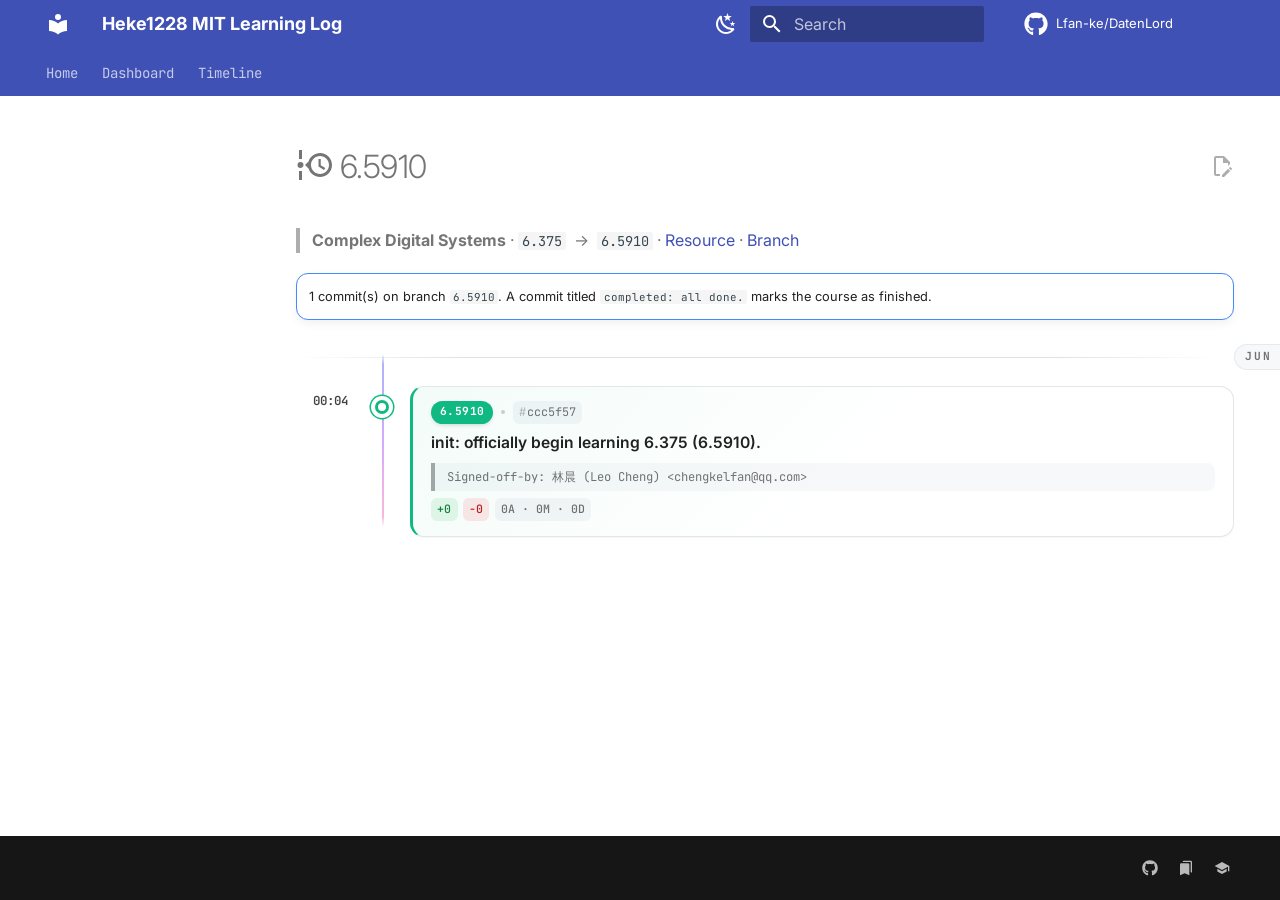
<file: timeline-6.5910/index.html>
<!doctype html>
<html lang="en" class="no-js">
  <head>
    
      <meta charset="utf-8">
      <meta name="viewport" content="width=device-width,initial-scale=1">
      
        <meta name="description" content="MIT 6.1910 / 6.1920 / 6.5910 — D202605002">
      
      
      
        <link rel="canonical" href="https://lfan-ke.github.io/DatenLord/timeline-6.5910/">
      
      
      
      
        
      
      
      <link rel="icon" href="../assets/images/favicon.png">
      <meta name="generator" content="mkdocs-1.6.1, mkdocs-material-9.7.6">
    
    
      
        <title>6.5910 - Heke1228 MIT Learning Log</title>
      
    
    
      <link rel="stylesheet" href="../assets/stylesheets/main.484c7ddc.min.css">
      
        
        <link rel="stylesheet" href="../assets/stylesheets/palette.ab4e12ef.min.css">
      
      


    
    
      
    
    
      
        
        
        <link rel="preconnect" href="https://fonts.gstatic.com" crossorigin>
        <link rel="stylesheet" href="https://fonts.googleapis.com/css?family=Inter:300,300i,400,400i,700,700i%7CJetBrains+Mono:400,400i,700,700i&display=fallback">
        <style>:root{--md-text-font:"Inter";--md-code-font:"JetBrains Mono"}</style>
      
    
    
      <link rel="stylesheet" href="../extra.css">
    
    <script>__md_scope=new URL("..",location),__md_hash=e=>[...e].reduce(((e,_)=>(e<<5)-e+_.charCodeAt(0)),0),__md_get=(e,_=localStorage,t=__md_scope)=>JSON.parse(_.getItem(t.pathname+"."+e)),__md_set=(e,_,t=localStorage,a=__md_scope)=>{try{t.setItem(a.pathname+"."+e,JSON.stringify(_))}catch(e){}}</script>
    
      

    
    
  </head>
  
  
    
    
      
    
    
    
    
    <body dir="ltr" data-md-color-scheme="default" data-md-color-primary="indigo" data-md-color-accent="blue">
  
    
    <input class="md-toggle" data-md-toggle="drawer" type="checkbox" id="__drawer" autocomplete="off">
    <input class="md-toggle" data-md-toggle="search" type="checkbox" id="__search" autocomplete="off">
    <label class="md-overlay" for="__drawer"></label>
    <div data-md-component="skip">
      
        
        <a href="#65910" class="md-skip">
          Skip to content
        </a>
      
    </div>
    <div data-md-component="announce">
      
    </div>
    
    
      

<header class="md-header" data-md-component="header">
  <nav class="md-header__inner md-grid" aria-label="Header">
    <a href=".." title="Heke1228 MIT Learning Log" class="md-header__button md-logo" aria-label="Heke1228 MIT Learning Log" data-md-component="logo">
      
  
  <svg xmlns="http://www.w3.org/2000/svg" viewBox="0 0 24 24"><path d="M12 8a3 3 0 0 0 3-3 3 3 0 0 0-3-3 3 3 0 0 0-3 3 3 3 0 0 0 3 3m0 3.54C9.64 9.35 6.5 8 3 8v11c3.5 0 6.64 1.35 9 3.54 2.36-2.19 5.5-3.54 9-3.54V8c-3.5 0-6.64 1.35-9 3.54"/></svg>

    </a>
    <label class="md-header__button md-icon" for="__drawer">
      
      <svg xmlns="http://www.w3.org/2000/svg" viewBox="0 0 24 24"><path d="M3 6h18v2H3zm0 5h18v2H3zm0 5h18v2H3z"/></svg>
    </label>
    <div class="md-header__title" data-md-component="header-title">
      <div class="md-header__ellipsis">
        <div class="md-header__topic">
          <span class="md-ellipsis">
            Heke1228 MIT Learning Log
          </span>
        </div>
        <div class="md-header__topic" data-md-component="header-topic">
          <span class="md-ellipsis">
            
              6.5910
            
          </span>
        </div>
      </div>
    </div>
    
      
        <form class="md-header__option" data-md-component="palette">
  
    
    
    
    <input class="md-option" data-md-color-media="(prefers-color-scheme: light)" data-md-color-scheme="default" data-md-color-primary="indigo" data-md-color-accent="blue"  aria-label="Switch to dark mode"  type="radio" name="__palette" id="__palette_0">
    
      <label class="md-header__button md-icon" title="Switch to dark mode" for="__palette_1" hidden>
        <svg xmlns="http://www.w3.org/2000/svg" viewBox="0 0 24 24"><path d="m17.75 4.09-2.53 1.94.91 3.06-2.63-1.81-2.63 1.81.91-3.06-2.53-1.94L12.44 4l1.06-3 1.06 3zm3.5 6.91-1.64 1.25.59 1.98-1.7-1.17-1.7 1.17.59-1.98L15.75 11l2.06-.05L18.5 9l.69 1.95zm-2.28 4.95c.83-.08 1.72 1.1 1.19 1.85-.32.45-.66.87-1.08 1.27C15.17 23 8.84 23 4.94 19.07c-3.91-3.9-3.91-10.24 0-14.14.4-.4.82-.76 1.27-1.08.75-.53 1.93.36 1.85 1.19-.27 2.86.69 5.83 2.89 8.02a9.96 9.96 0 0 0 8.02 2.89m-1.64 2.02a12.08 12.08 0 0 1-7.8-3.47c-2.17-2.19-3.33-5-3.49-7.82-2.81 3.14-2.7 7.96.31 10.98 3.02 3.01 7.84 3.12 10.98.31"/></svg>
      </label>
    
  
    
    
    
    <input class="md-option" data-md-color-media="(prefers-color-scheme: dark)" data-md-color-scheme="slate" data-md-color-primary="indigo" data-md-color-accent="blue"  aria-label="Switch to light mode"  type="radio" name="__palette" id="__palette_1">
    
      <label class="md-header__button md-icon" title="Switch to light mode" for="__palette_0" hidden>
        <svg xmlns="http://www.w3.org/2000/svg" viewBox="0 0 24 24"><path d="M12 7a5 5 0 0 1 5 5 5 5 0 0 1-5 5 5 5 0 0 1-5-5 5 5 0 0 1 5-5m0 2a3 3 0 0 0-3 3 3 3 0 0 0 3 3 3 3 0 0 0 3-3 3 3 0 0 0-3-3m0-7 2.39 3.42C13.65 5.15 12.84 5 12 5s-1.65.15-2.39.42zM3.34 7l4.16-.35A7.2 7.2 0 0 0 5.94 8.5c-.44.74-.69 1.5-.83 2.29zm.02 10 1.76-3.77a7.131 7.131 0 0 0 2.38 4.14zM20.65 7l-1.77 3.79a7.02 7.02 0 0 0-2.38-4.15zm-.01 10-4.14.36c.59-.51 1.12-1.14 1.54-1.86.42-.73.69-1.5.83-2.29zM12 22l-2.41-3.44c.74.27 1.55.44 2.41.44.82 0 1.63-.17 2.37-.44z"/></svg>
      </label>
    
  
</form>
      
    
    
      <script>var palette=__md_get("__palette");if(palette&&palette.color){if("(prefers-color-scheme)"===palette.color.media){var media=matchMedia("(prefers-color-scheme: light)"),input=document.querySelector(media.matches?"[data-md-color-media='(prefers-color-scheme: light)']":"[data-md-color-media='(prefers-color-scheme: dark)']");palette.color.media=input.getAttribute("data-md-color-media"),palette.color.scheme=input.getAttribute("data-md-color-scheme"),palette.color.primary=input.getAttribute("data-md-color-primary"),palette.color.accent=input.getAttribute("data-md-color-accent")}for(var[key,value]of Object.entries(palette.color))document.body.setAttribute("data-md-color-"+key,value)}</script>
    
    
    
      
      
        <label class="md-header__button md-icon" for="__search">
          
          <svg xmlns="http://www.w3.org/2000/svg" viewBox="0 0 24 24"><path d="M9.5 3A6.5 6.5 0 0 1 16 9.5c0 1.61-.59 3.09-1.56 4.23l.27.27h.79l5 5-1.5 1.5-5-5v-.79l-.27-.27A6.52 6.52 0 0 1 9.5 16 6.5 6.5 0 0 1 3 9.5 6.5 6.5 0 0 1 9.5 3m0 2C7 5 5 7 5 9.5S7 14 9.5 14 14 12 14 9.5 12 5 9.5 5"/></svg>
        </label>
        <div class="md-search" data-md-component="search" role="dialog">
  <label class="md-search__overlay" for="__search"></label>
  <div class="md-search__inner" role="search">
    <form class="md-search__form" name="search">
      <input type="text" class="md-search__input" name="query" aria-label="Search" placeholder="Search" autocapitalize="off" autocorrect="off" autocomplete="off" spellcheck="false" data-md-component="search-query" required>
      <label class="md-search__icon md-icon" for="__search">
        
        <svg xmlns="http://www.w3.org/2000/svg" viewBox="0 0 24 24"><path d="M9.5 3A6.5 6.5 0 0 1 16 9.5c0 1.61-.59 3.09-1.56 4.23l.27.27h.79l5 5-1.5 1.5-5-5v-.79l-.27-.27A6.52 6.52 0 0 1 9.5 16 6.5 6.5 0 0 1 3 9.5 6.5 6.5 0 0 1 9.5 3m0 2C7 5 5 7 5 9.5S7 14 9.5 14 14 12 14 9.5 12 5 9.5 5"/></svg>
        
        <svg xmlns="http://www.w3.org/2000/svg" viewBox="0 0 24 24"><path d="M20 11v2H8l5.5 5.5-1.42 1.42L4.16 12l7.92-7.92L13.5 5.5 8 11z"/></svg>
      </label>
      <nav class="md-search__options" aria-label="Search">
        
          <a href="javascript:void(0)" class="md-search__icon md-icon" title="Share" aria-label="Share" data-clipboard data-clipboard-text="" data-md-component="search-share" tabindex="-1">
            
            <svg xmlns="http://www.w3.org/2000/svg" viewBox="0 0 24 24"><path d="M18 16.08c-.76 0-1.44.3-1.96.77L8.91 12.7c.05-.23.09-.46.09-.7s-.04-.47-.09-.7l7.05-4.11c.54.5 1.25.81 2.04.81a3 3 0 0 0 3-3 3 3 0 0 0-3-3 3 3 0 0 0-3 3c0 .24.04.47.09.7L8.04 9.81C7.5 9.31 6.79 9 6 9a3 3 0 0 0-3 3 3 3 0 0 0 3 3c.79 0 1.5-.31 2.04-.81l7.12 4.15c-.05.21-.08.43-.08.66 0 1.61 1.31 2.91 2.92 2.91s2.92-1.3 2.92-2.91A2.92 2.92 0 0 0 18 16.08"/></svg>
          </a>
        
        <button type="reset" class="md-search__icon md-icon" title="Clear" aria-label="Clear" tabindex="-1">
          
          <svg xmlns="http://www.w3.org/2000/svg" viewBox="0 0 24 24"><path d="M19 6.41 17.59 5 12 10.59 6.41 5 5 6.41 10.59 12 5 17.59 6.41 19 12 13.41 17.59 19 19 17.59 13.41 12z"/></svg>
        </button>
      </nav>
      
        <div class="md-search__suggest" data-md-component="search-suggest"></div>
      
    </form>
    <div class="md-search__output">
      <div class="md-search__scrollwrap" tabindex="0" data-md-scrollfix>
        <div class="md-search-result" data-md-component="search-result">
          <div class="md-search-result__meta">
            Initializing search
          </div>
          <ol class="md-search-result__list" role="presentation"></ol>
        </div>
      </div>
    </div>
  </div>
</div>
      
    
    
      <div class="md-header__source">
        <a href="https://github.com/Lfan-ke/DatenLord" title="Go to repository" class="md-source" data-md-component="source">
  <div class="md-source__icon md-icon">
    
    <svg xmlns="http://www.w3.org/2000/svg" viewBox="0 0 512 512"><!--! Font Awesome Free 7.1.0 by @fontawesome - https://fontawesome.com License - https://fontawesome.com/license/free (Icons: CC BY 4.0, Fonts: SIL OFL 1.1, Code: MIT License) Copyright 2025 Fonticons, Inc.--><path d="M173.9 397.4c0 2-2.3 3.6-5.2 3.6-3.3.3-5.6-1.3-5.6-3.6 0-2 2.3-3.6 5.2-3.6 3-.3 5.6 1.3 5.6 3.6m-31.1-4.5c-.7 2 1.3 4.3 4.3 4.9 2.6 1 5.6 0 6.2-2s-1.3-4.3-4.3-5.2c-2.6-.7-5.5.3-6.2 2.3m44.2-1.7c-2.9.7-4.9 2.6-4.6 4.9.3 2 2.9 3.3 5.9 2.6 2.9-.7 4.9-2.6 4.6-4.6-.3-1.9-3-3.2-5.9-2.9M252.8 8C114.1 8 8 113.3 8 252c0 110.9 69.8 205.8 169.5 239.2 12.8 2.3 17.3-5.6 17.3-12.1 0-6.2-.3-40.4-.3-61.4 0 0-70 15-84.7-29.8 0 0-11.4-29.1-27.8-36.6 0 0-22.9-15.7 1.6-15.4 0 0 24.9 2 38.6 25.8 21.9 38.6 58.6 27.5 72.9 20.9 2.3-16 8.8-27.1 16-33.7-55.9-6.2-112.3-14.3-112.3-110.5 0-27.5 7.6-41.3 23.6-58.9-2.6-6.5-11.1-33.3 2.6-67.9 20.9-6.5 69 27 69 27 20-5.6 41.5-8.5 62.8-8.5s42.8 2.9 62.8 8.5c0 0 48.1-33.6 69-27 13.7 34.7 5.2 61.4 2.6 67.9 16 17.7 25.8 31.5 25.8 58.9 0 96.5-58.9 104.2-114.8 110.5 9.2 7.9 17 22.9 17 46.4 0 33.7-.3 75.4-.3 83.6 0 6.5 4.6 14.4 17.3 12.1C436.2 457.8 504 362.9 504 252 504 113.3 391.5 8 252.8 8M105.2 352.9c-1.3 1-1 3.3.7 5.2 1.6 1.6 3.9 2.3 5.2 1 1.3-1 1-3.3-.7-5.2-1.6-1.6-3.9-2.3-5.2-1m-10.8-8.1c-.7 1.3.3 2.9 2.3 3.9 1.6 1 3.6.7 4.3-.7.7-1.3-.3-2.9-2.3-3.9-2-.6-3.6-.3-4.3.7m32.4 35.6c-1.6 1.3-1 4.3 1.3 6.2 2.3 2.3 5.2 2.6 6.5 1 1.3-1.3.7-4.3-1.3-6.2-2.2-2.3-5.2-2.6-6.5-1m-11.4-14.7c-1.6 1-1.6 3.6 0 5.9s4.3 3.3 5.6 2.3c1.6-1.3 1.6-3.9 0-6.2-1.4-2.3-4-3.3-5.6-2"/></svg>
  </div>
  <div class="md-source__repository">
    Lfan-ke/DatenLord
  </div>
</a>
      </div>
    
  </nav>
  
</header>
    
    <div class="md-container" data-md-component="container">
      
      
        
          
            
<nav class="md-tabs" aria-label="Tabs" data-md-component="tabs">
  <div class="md-grid">
    <ul class="md-tabs__list">
      
        
  
  
  
  
    <li class="md-tabs__item">
      <a href=".." class="md-tabs__link">
        
  
  
    
  
  Home

      </a>
    </li>
  

      
        
  
  
  
  
    <li class="md-tabs__item">
      <a href="../stats/" class="md-tabs__link">
        
  
  
    
  
  Dashboard

      </a>
    </li>
  

      
        
  
  
  
  
    <li class="md-tabs__item">
      <a href="../timeline/" class="md-tabs__link">
        
  
  
    
  
  Timeline

      </a>
    </li>
  

      
    </ul>
  </div>
</nav>
          
        
      
      <main class="md-main" data-md-component="main">
        <div class="md-main__inner md-grid">
          
            
              
                
              
              <div class="md-sidebar md-sidebar--primary" data-md-component="sidebar" data-md-type="navigation" >
                <div class="md-sidebar__scrollwrap">
                  <div class="md-sidebar__inner">
                    


  


<nav class="md-nav md-nav--primary md-nav--lifted" aria-label="Navigation" data-md-level="0">
  <label class="md-nav__title" for="__drawer">
    <a href=".." title="Heke1228 MIT Learning Log" class="md-nav__button md-logo" aria-label="Heke1228 MIT Learning Log" data-md-component="logo">
      
  
  <svg xmlns="http://www.w3.org/2000/svg" viewBox="0 0 24 24"><path d="M12 8a3 3 0 0 0 3-3 3 3 0 0 0-3-3 3 3 0 0 0-3 3 3 3 0 0 0 3 3m0 3.54C9.64 9.35 6.5 8 3 8v11c3.5 0 6.64 1.35 9 3.54 2.36-2.19 5.5-3.54 9-3.54V8c-3.5 0-6.64 1.35-9 3.54"/></svg>

    </a>
    Heke1228 MIT Learning Log
  </label>
  
    <div class="md-nav__source">
      <a href="https://github.com/Lfan-ke/DatenLord" title="Go to repository" class="md-source" data-md-component="source">
  <div class="md-source__icon md-icon">
    
    <svg xmlns="http://www.w3.org/2000/svg" viewBox="0 0 512 512"><!--! Font Awesome Free 7.1.0 by @fontawesome - https://fontawesome.com License - https://fontawesome.com/license/free (Icons: CC BY 4.0, Fonts: SIL OFL 1.1, Code: MIT License) Copyright 2025 Fonticons, Inc.--><path d="M173.9 397.4c0 2-2.3 3.6-5.2 3.6-3.3.3-5.6-1.3-5.6-3.6 0-2 2.3-3.6 5.2-3.6 3-.3 5.6 1.3 5.6 3.6m-31.1-4.5c-.7 2 1.3 4.3 4.3 4.9 2.6 1 5.6 0 6.2-2s-1.3-4.3-4.3-5.2c-2.6-.7-5.5.3-6.2 2.3m44.2-1.7c-2.9.7-4.9 2.6-4.6 4.9.3 2 2.9 3.3 5.9 2.6 2.9-.7 4.9-2.6 4.6-4.6-.3-1.9-3-3.2-5.9-2.9M252.8 8C114.1 8 8 113.3 8 252c0 110.9 69.8 205.8 169.5 239.2 12.8 2.3 17.3-5.6 17.3-12.1 0-6.2-.3-40.4-.3-61.4 0 0-70 15-84.7-29.8 0 0-11.4-29.1-27.8-36.6 0 0-22.9-15.7 1.6-15.4 0 0 24.9 2 38.6 25.8 21.9 38.6 58.6 27.5 72.9 20.9 2.3-16 8.8-27.1 16-33.7-55.9-6.2-112.3-14.3-112.3-110.5 0-27.5 7.6-41.3 23.6-58.9-2.6-6.5-11.1-33.3 2.6-67.9 20.9-6.5 69 27 69 27 20-5.6 41.5-8.5 62.8-8.5s42.8 2.9 62.8 8.5c0 0 48.1-33.6 69-27 13.7 34.7 5.2 61.4 2.6 67.9 16 17.7 25.8 31.5 25.8 58.9 0 96.5-58.9 104.2-114.8 110.5 9.2 7.9 17 22.9 17 46.4 0 33.7-.3 75.4-.3 83.6 0 6.5 4.6 14.4 17.3 12.1C436.2 457.8 504 362.9 504 252 504 113.3 391.5 8 252.8 8M105.2 352.9c-1.3 1-1 3.3.7 5.2 1.6 1.6 3.9 2.3 5.2 1 1.3-1 1-3.3-.7-5.2-1.6-1.6-3.9-2.3-5.2-1m-10.8-8.1c-.7 1.3.3 2.9 2.3 3.9 1.6 1 3.6.7 4.3-.7.7-1.3-.3-2.9-2.3-3.9-2-.6-3.6-.3-4.3.7m32.4 35.6c-1.6 1.3-1 4.3 1.3 6.2 2.3 2.3 5.2 2.6 6.5 1 1.3-1.3.7-4.3-1.3-6.2-2.2-2.3-5.2-2.6-6.5-1m-11.4-14.7c-1.6 1-1.6 3.6 0 5.9s4.3 3.3 5.6 2.3c1.6-1.3 1.6-3.9 0-6.2-1.4-2.3-4-3.3-5.6-2"/></svg>
  </div>
  <div class="md-source__repository">
    Lfan-ke/DatenLord
  </div>
</a>
    </div>
  
  <ul class="md-nav__list" data-md-scrollfix>
    
      
      
  
  
  
  
    <li class="md-nav__item">
      <a href=".." class="md-nav__link">
        
  
  
  <span class="md-ellipsis">
    
  
    Home
  

    
  </span>
  
  

      </a>
    </li>
  

    
      
      
  
  
  
  
    <li class="md-nav__item">
      <a href="../stats/" class="md-nav__link">
        
  
  
  <span class="md-ellipsis">
    
  
    Dashboard
  

    
  </span>
  
  

      </a>
    </li>
  

    
      
      
  
  
  
  
    <li class="md-nav__item">
      <a href="../timeline/" class="md-nav__link">
        
  
  
  <span class="md-ellipsis">
    
  
    Timeline
  

    
  </span>
  
  

      </a>
    </li>
  

    
  </ul>
</nav>
                  </div>
                </div>
              </div>
            
            
              
                
              
              <div class="md-sidebar md-sidebar--secondary" data-md-component="sidebar" data-md-type="toc" hidden>
                <div class="md-sidebar__scrollwrap">
                  <div class="md-sidebar__inner">
                    

<nav class="md-nav md-nav--secondary" aria-label="Table of contents">
  
  
  
    
  
  
</nav>
                  </div>
                </div>
              </div>
            
          
          
            <div class="md-content" data-md-component="content">
              
              <article class="md-content__inner md-typeset">
                
                  
  



  
    <a href="https://github.com/Lfan-ke/DatenLord/edit/main/README.md/timeline-6.5910.md" title="Edit this page" class="md-content__button md-icon" rel="edit">
      
      <svg xmlns="http://www.w3.org/2000/svg" viewBox="0 0 24 24"><path d="M10 20H6V4h7v5h5v3.1l2-2V8l-6-6H6c-1.1 0-2 .9-2 2v16c0 1.1.9 2 2 2h4zm10.2-7c.1 0 .3.1.4.2l1.3 1.3c.2.2.2.6 0 .8l-1 1-2.1-2.1 1-1c.1-.1.2-.2.4-.2m0 3.9L14.1 23H12v-2.1l6.1-6.1z"/></svg>
    </a>
  
  


<h1 id="65910"><span class="twemoji"><svg xmlns="http://www.w3.org/2000/svg" viewBox="0 0 24 24"><path d="M4 2v6H2V2zM2 22v-6h2v6zm3-10c0 1.11-.89 2-2 2a2 2 0 1 1 2-2m11-8c4.42 0 8 3.58 8 8s-3.58 8-8 8c-3.6 0-6.64-2.38-7.65-5.65L6 12l2.35-2.35C9.36 6.38 12.4 4 16 4m0 2c-3.31 0-6 2.69-6 6s2.69 6 6 6 6-2.69 6-6-2.69-6-6-6m-1 7V8h1.5v4.2l3 1.8-.82 1.26z"/></svg></span> 6.5910<a class="headerlink" href="#65910" title="Permanent link">&para;</a></h1>
<blockquote>
<p><strong>Complex Digital Systems</strong> · <code>6.375</code> &nbsp;→&nbsp; <code>6.5910</code> · <a href="http://csg.csail.mit.edu/6.375/6_375_2019_www/index.html">Resource</a> · <a href="https://github.com/Lfan-ke/DatenLord/tree/6.5910">Branch</a></p>
</blockquote>
<div class="admonition note">
<p>1 commit(s) on branch <code>6.5910</code>. A commit titled <code>completed: all done.</code> marks the course as finished.</p>
</div>
<div class="dl-tl">
<div class="dl-tl-group"><span>Jun 06, 2026</span></div>
<article class="dl-tl-entry" style="--c:#10b981">
<header class="dl-tl-stamp"><time>00:04</time></header>
<span class="dl-tl-dot"></span>
<div class="dl-tl-card">
<div class="dl-tl-row">
<span class="dl-tl-branch">6.5910</span>
<span class="dl-tl-sep"></span>
<a class="dl-tl-hash" href="https://github.com/Lfan-ke/DatenLord/commit/ccc5f575f8f6f79bf813e59d05206802b9159aff" target="_blank" rel="noopener">ccc5f57</a>
</div>
<div class="dl-tl-heading" title="init: officially begin learning 6.375 (6.5910).">init: officially begin learning 6.375 (6.5910).</div>
<blockquote class="dl-tl-trailers"><p>Signed-off-by: 林晨 (Leo Cheng) &lt;chengkelfan@qq.com&gt;</p></blockquote>
<div class="dl-tl-metrics">
<span class="dl-tl-metric add">+0</span>
<span class="dl-tl-metric del">−0</span>
<span class="dl-tl-metric files">0A · 0M · 0D</span>
</div>
</div>
</article>
</div>







  
  




  



                
              </article>
            </div>
          
          
<script>var target=document.getElementById(location.hash.slice(1));target&&target.name&&(target.checked=target.name.startsWith("__tabbed_"))</script>
        </div>
        
          <button type="button" class="md-top md-icon" data-md-component="top" hidden>
  
  <svg xmlns="http://www.w3.org/2000/svg" viewBox="0 0 24 24"><path d="M13 20h-2V8l-5.5 5.5-1.42-1.42L12 4.16l7.92 7.92-1.42 1.42L13 8z"/></svg>
  Back to top
</button>
        
      </main>
      
        <footer class="md-footer">
  
    
  
  <div class="md-footer-meta md-typeset">
    <div class="md-footer-meta__inner md-grid">
      <div class="md-copyright">
  
  
</div>
      
        
<div class="md-social">
  
    
    
    
    
      
      
    
    <a href="https://github.com/Lfan-ke" target="_blank" rel="noopener" title="github.com" class="md-social__link">
      <svg xmlns="http://www.w3.org/2000/svg" viewBox="0 0 512 512"><!--! Font Awesome Free 7.1.0 by @fontawesome - https://fontawesome.com License - https://fontawesome.com/license/free (Icons: CC BY 4.0, Fonts: SIL OFL 1.1, Code: MIT License) Copyright 2025 Fonticons, Inc.--><path d="M173.9 397.4c0 2-2.3 3.6-5.2 3.6-3.3.3-5.6-1.3-5.6-3.6 0-2 2.3-3.6 5.2-3.6 3-.3 5.6 1.3 5.6 3.6m-31.1-4.5c-.7 2 1.3 4.3 4.3 4.9 2.6 1 5.6 0 6.2-2s-1.3-4.3-4.3-5.2c-2.6-.7-5.5.3-6.2 2.3m44.2-1.7c-2.9.7-4.9 2.6-4.6 4.9.3 2 2.9 3.3 5.9 2.6 2.9-.7 4.9-2.6 4.6-4.6-.3-1.9-3-3.2-5.9-2.9M252.8 8C114.1 8 8 113.3 8 252c0 110.9 69.8 205.8 169.5 239.2 12.8 2.3 17.3-5.6 17.3-12.1 0-6.2-.3-40.4-.3-61.4 0 0-70 15-84.7-29.8 0 0-11.4-29.1-27.8-36.6 0 0-22.9-15.7 1.6-15.4 0 0 24.9 2 38.6 25.8 21.9 38.6 58.6 27.5 72.9 20.9 2.3-16 8.8-27.1 16-33.7-55.9-6.2-112.3-14.3-112.3-110.5 0-27.5 7.6-41.3 23.6-58.9-2.6-6.5-11.1-33.3 2.6-67.9 20.9-6.5 69 27 69 27 20-5.6 41.5-8.5 62.8-8.5s42.8 2.9 62.8 8.5c0 0 48.1-33.6 69-27 13.7 34.7 5.2 61.4 2.6 67.9 16 17.7 25.8 31.5 25.8 58.9 0 96.5-58.9 104.2-114.8 110.5 9.2 7.9 17 22.9 17 46.4 0 33.7-.3 75.4-.3 83.6 0 6.5 4.6 14.4 17.3 12.1C436.2 457.8 504 362.9 504 252 504 113.3 391.5 8 252.8 8M105.2 352.9c-1.3 1-1 3.3.7 5.2 1.6 1.6 3.9 2.3 5.2 1 1.3-1 1-3.3-.7-5.2-1.6-1.6-3.9-2.3-5.2-1m-10.8-8.1c-.7 1.3.3 2.9 2.3 3.9 1.6 1 3.6.7 4.3-.7.7-1.3-.3-2.9-2.3-3.9-2-.6-3.6-.3-4.3.7m32.4 35.6c-1.6 1.3-1 4.3 1.3 6.2 2.3 2.3 5.2 2.6 6.5 1 1.3-1.3.7-4.3-1.3-6.2-2.2-2.3-5.2-2.6-6.5-1m-11.4-14.7c-1.6 1-1.6 3.6 0 5.9s4.3 3.3 5.6 2.3c1.6-1.3 1.6-3.9 0-6.2-1.4-2.3-4-3.3-5.6-2"/></svg>
    </a>
  
    
    
    
    
      
      
    
    <a href="https://github.com/datenlord/training/issues/74" target="_blank" rel="noopener" title="github.com" class="md-social__link">
      <svg xmlns="http://www.w3.org/2000/svg" viewBox="0 0 24 24"><path d="M15 5a2 2 0 0 1 2 2v16l-7-3-7 3V7a2 2 0 0 1 2-2zM9 1h10a2 2 0 0 1 2 2v16l-2-.87V3H7a2 2 0 0 1 2-2"/></svg>
    </a>
  
    
    
    
    
      
      
    
    <a href="https://github.com/datenlord/training" target="_blank" rel="noopener" title="github.com" class="md-social__link">
      <svg xmlns="http://www.w3.org/2000/svg" viewBox="0 0 24 24"><path d="M12 3 1 9l11 6 9-4.91V17h2V9M5 13.18v4L12 21l7-3.82v-4L12 17z"/></svg>
    </a>
  
</div>
      
    </div>
  </div>
</footer>
      
    </div>
    <div class="md-dialog" data-md-component="dialog">
      <div class="md-dialog__inner md-typeset"></div>
    </div>
    
    
    
      
      
      <script id="__config" type="application/json">{"annotate": null, "base": "..", "features": ["navigation.tracking", "navigation.tabs", "navigation.top", "navigation.footer", "toc.follow", "content.action.edit", "search.suggest", "search.highlight", "search.share"], "search": "../assets/javascripts/workers/search.2c215733.min.js", "tags": null, "translations": {"clipboard.copied": "Copied to clipboard", "clipboard.copy": "Copy to clipboard", "search.result.more.one": "1 more on this page", "search.result.more.other": "# more on this page", "search.result.none": "No matching documents", "search.result.one": "1 matching document", "search.result.other": "# matching documents", "search.result.placeholder": "Type to start searching", "search.result.term.missing": "Missing", "select.version": "Select version"}, "version": null}</script>
    
    
      <script src="../assets/javascripts/bundle.79ae519e.min.js"></script>
      
        <script src="../stats.js"></script>
      
    
  </body>
</html>
</file>
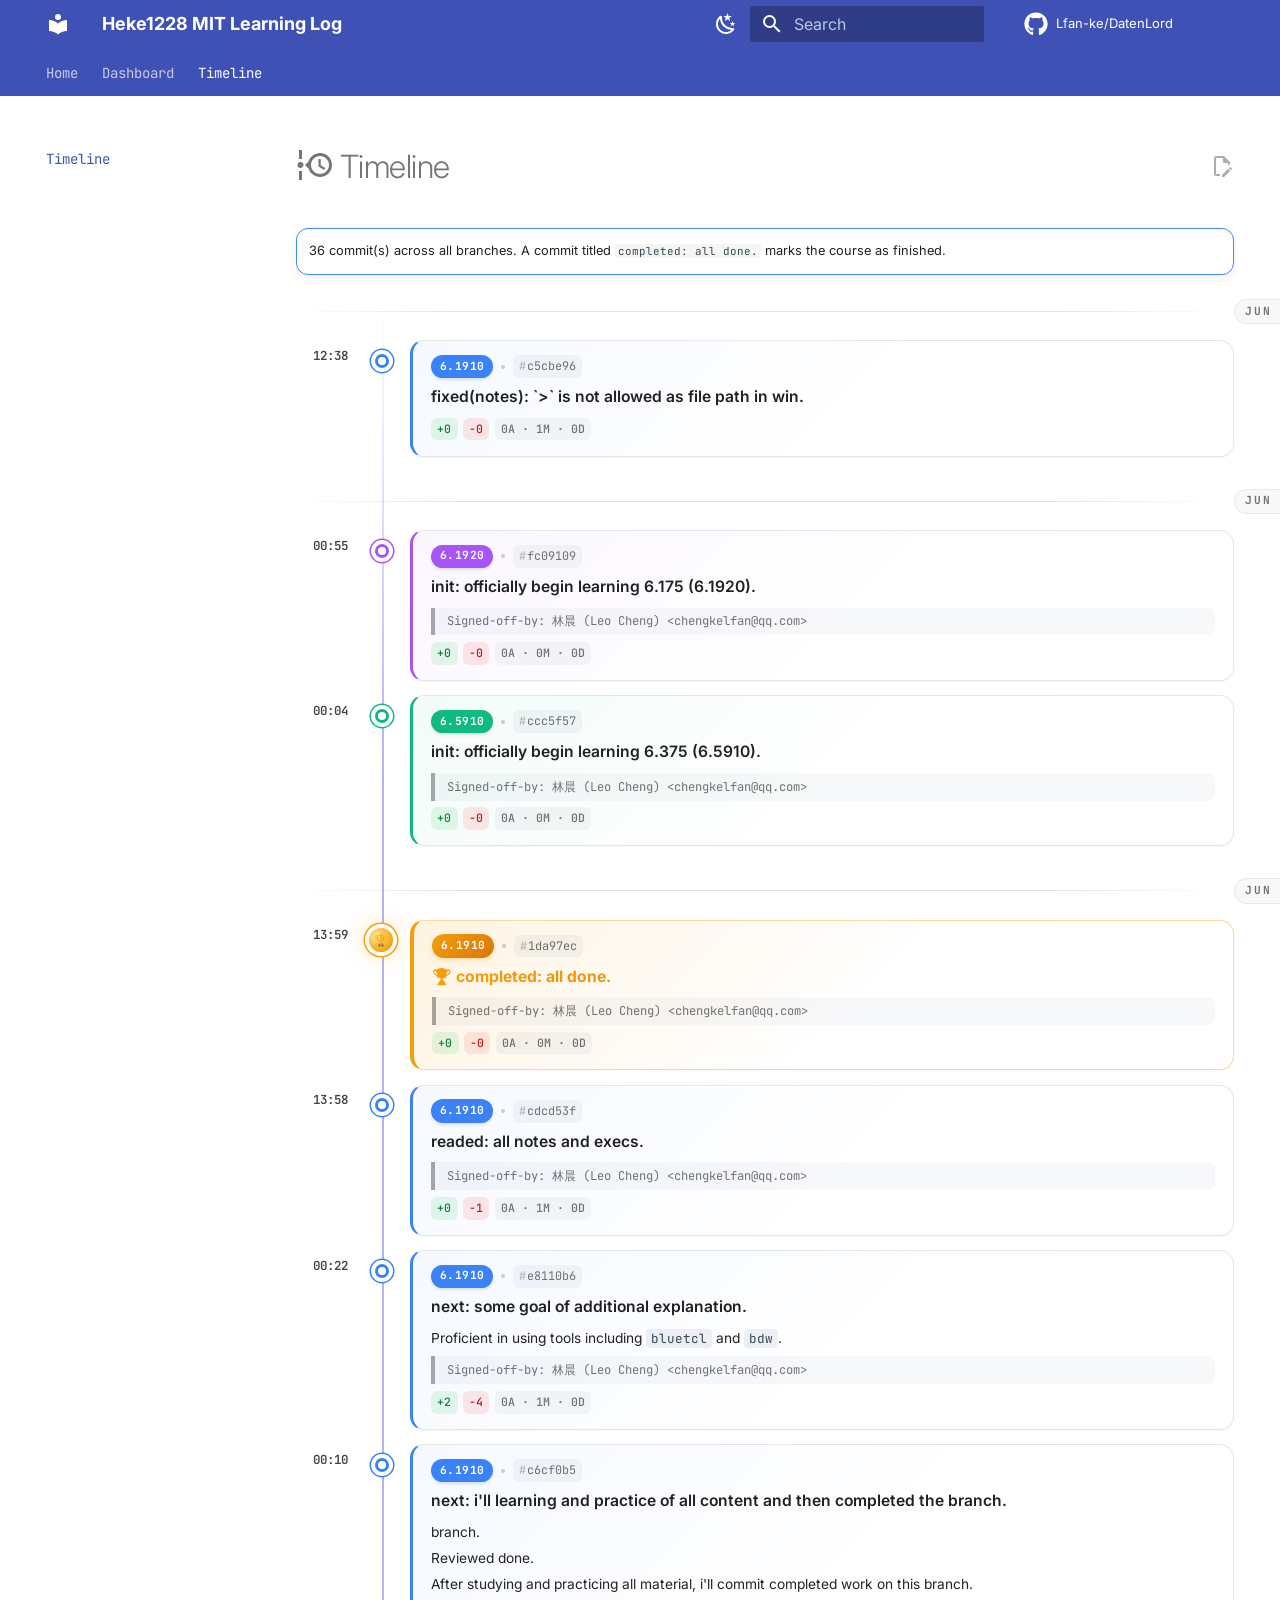
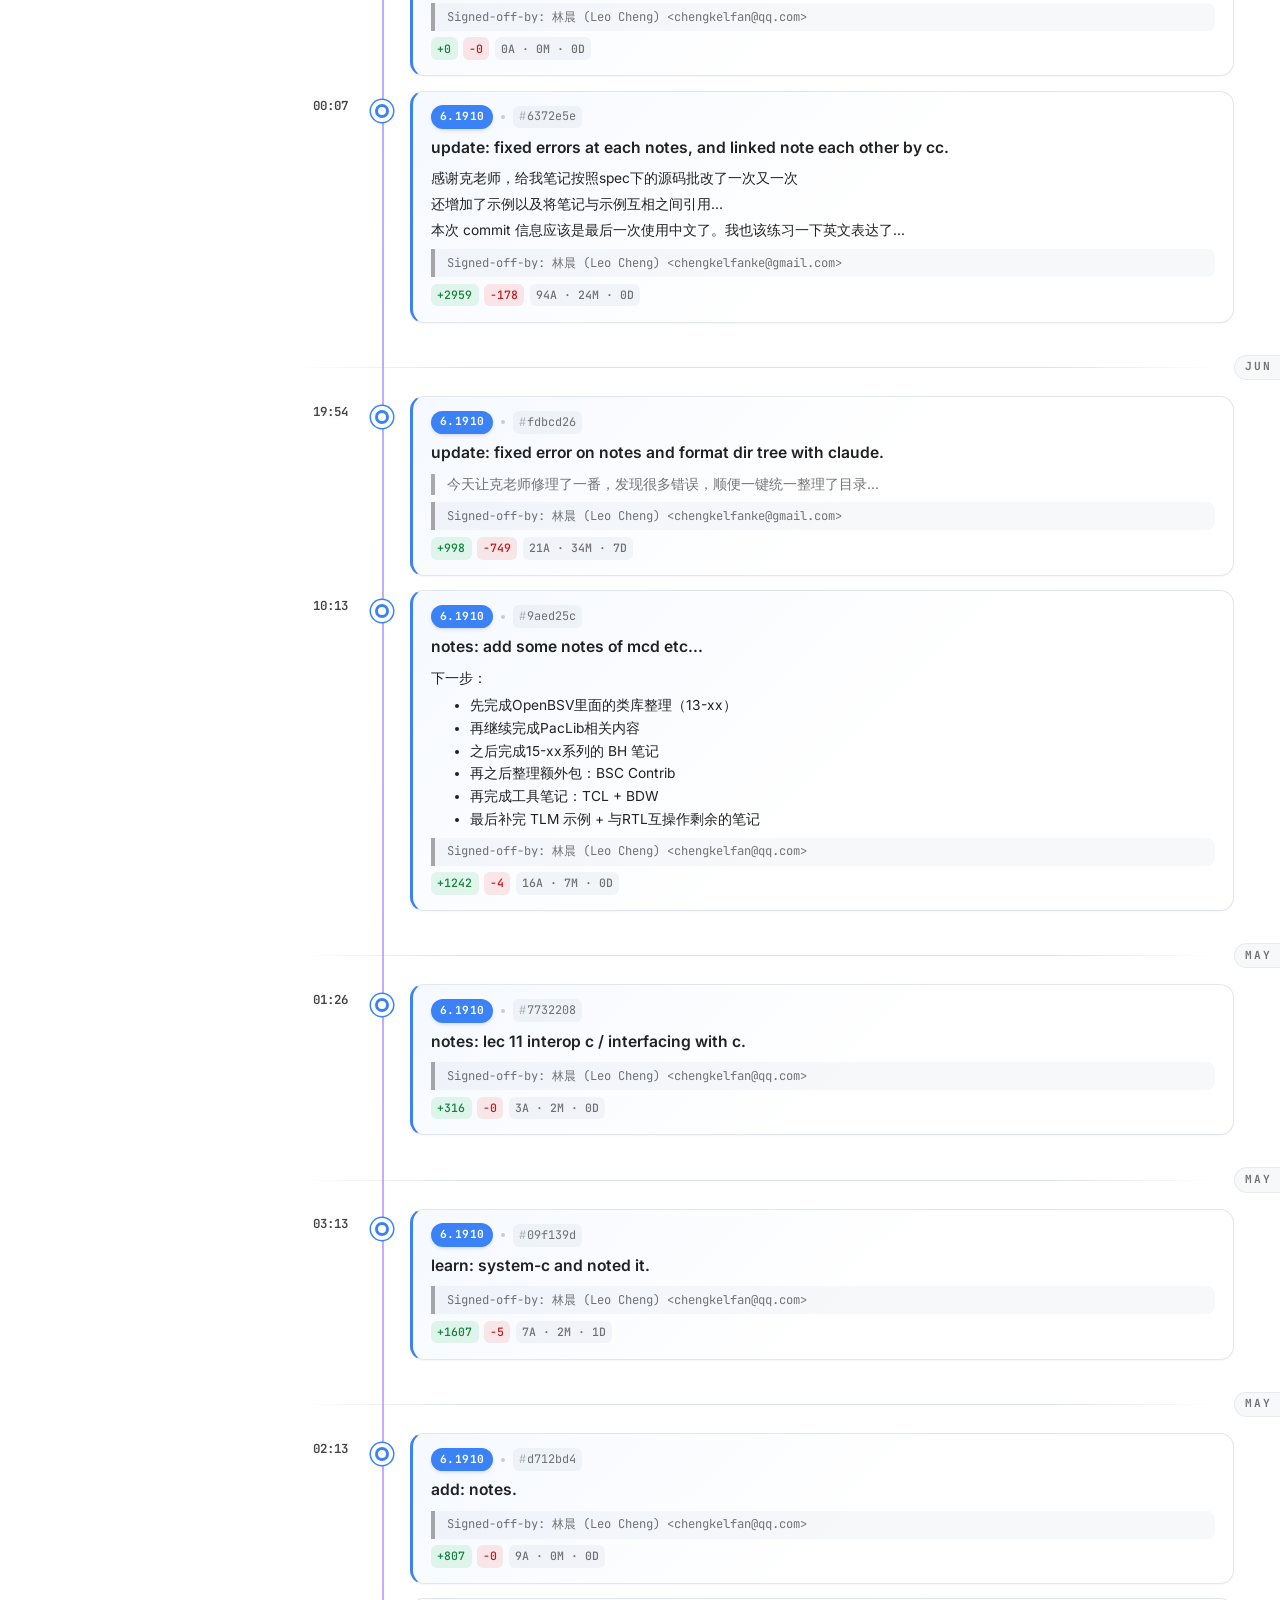
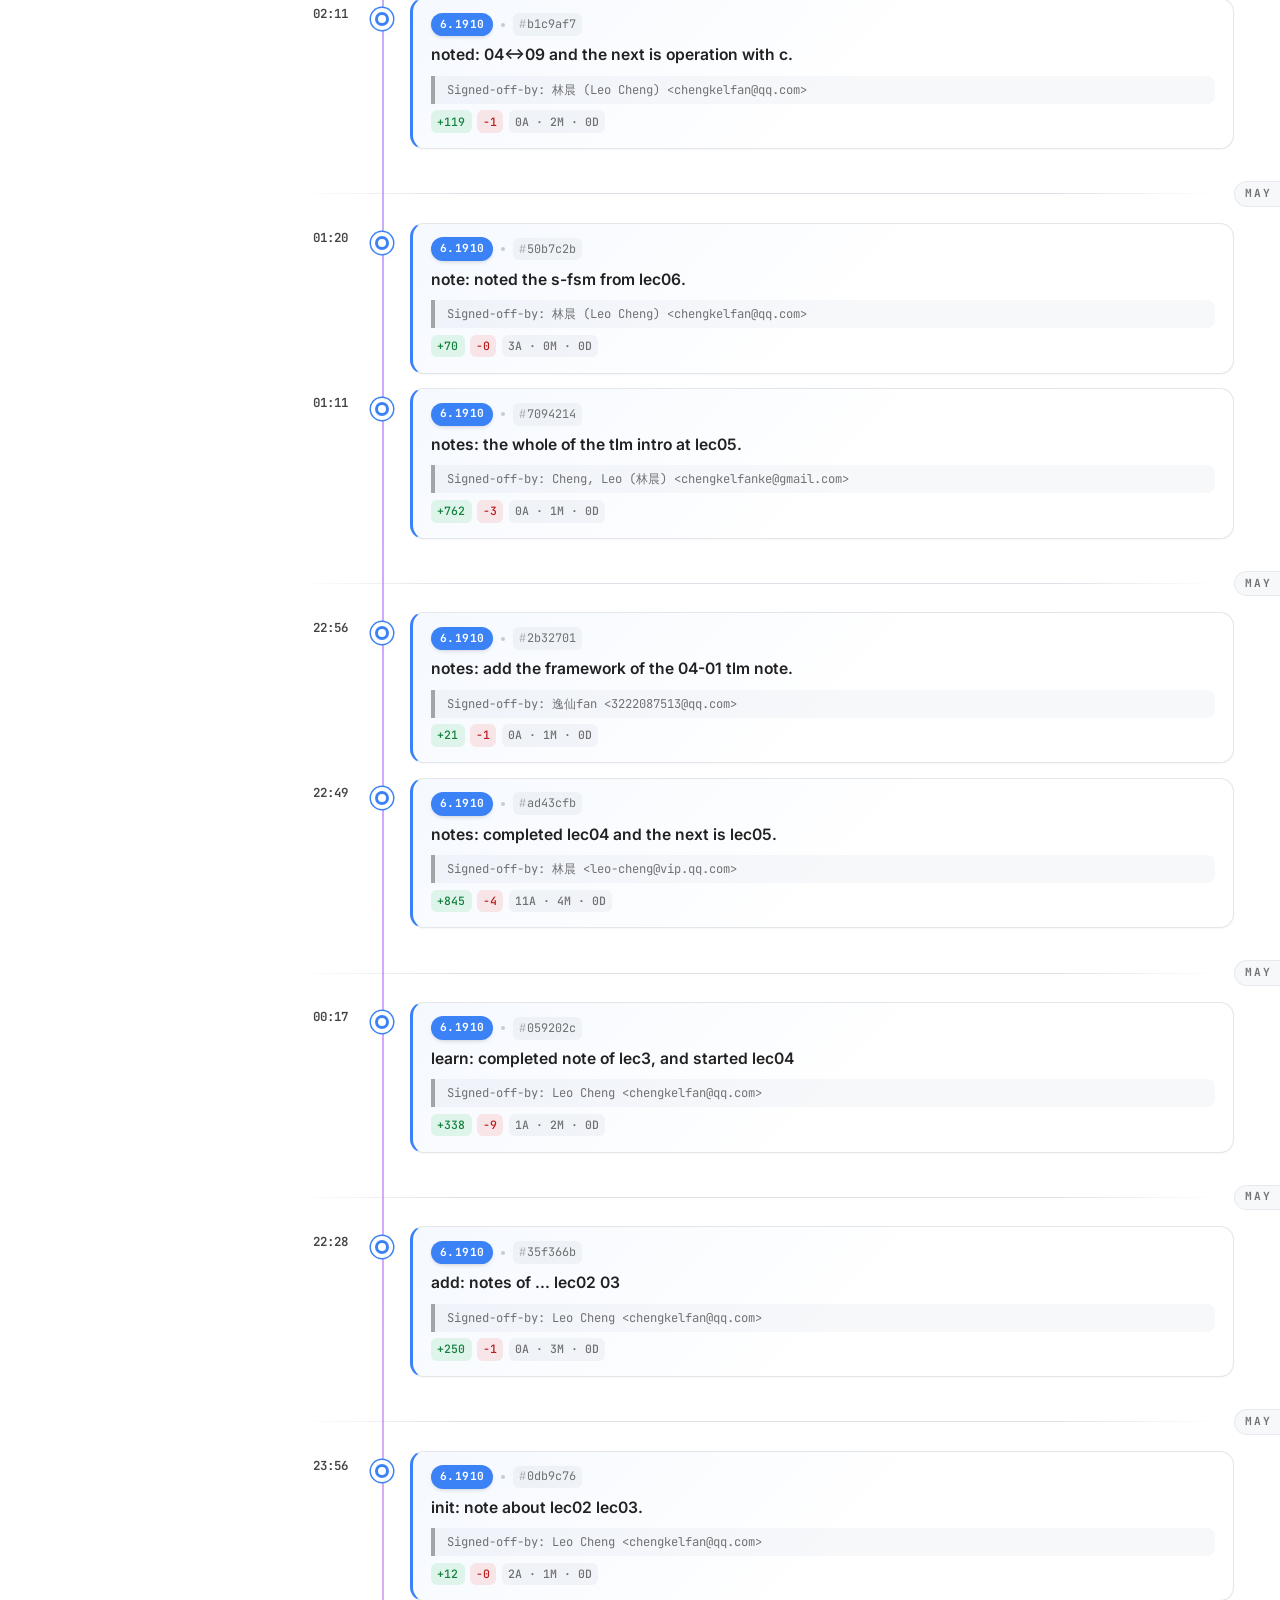
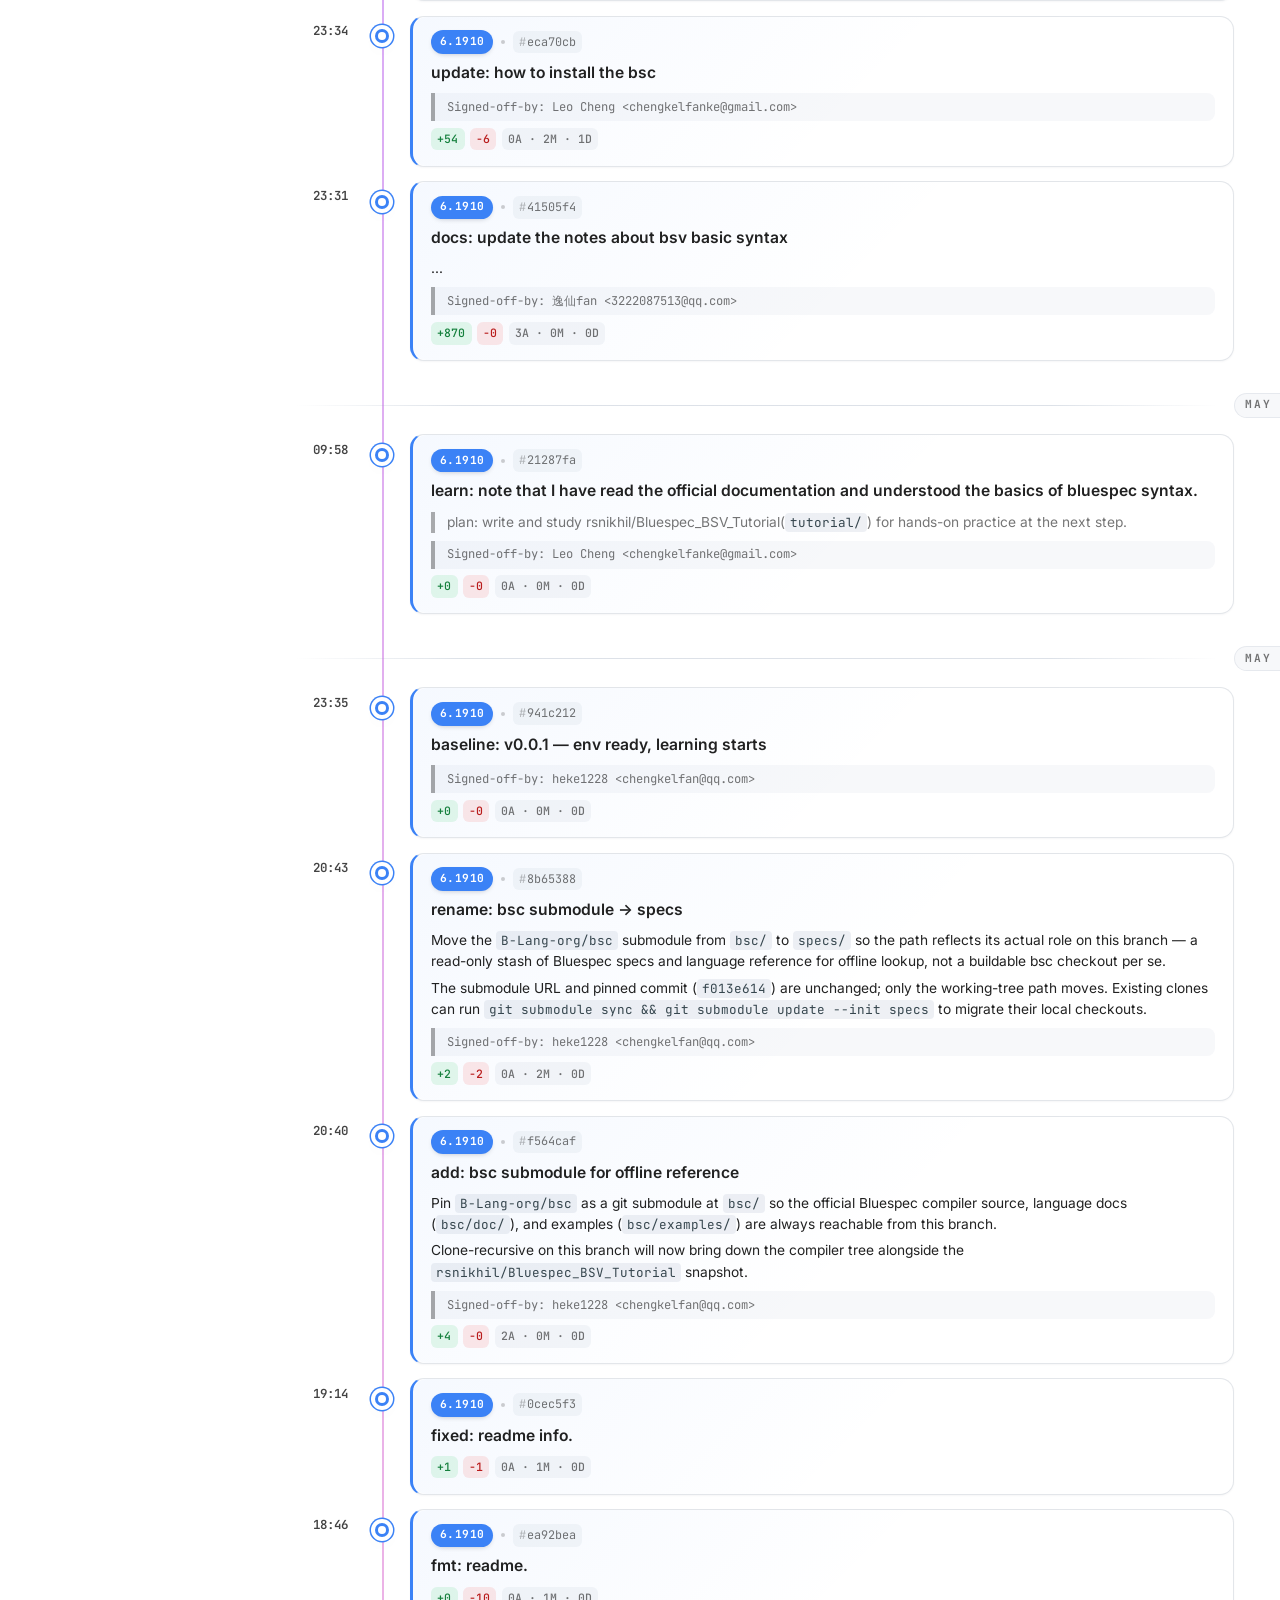
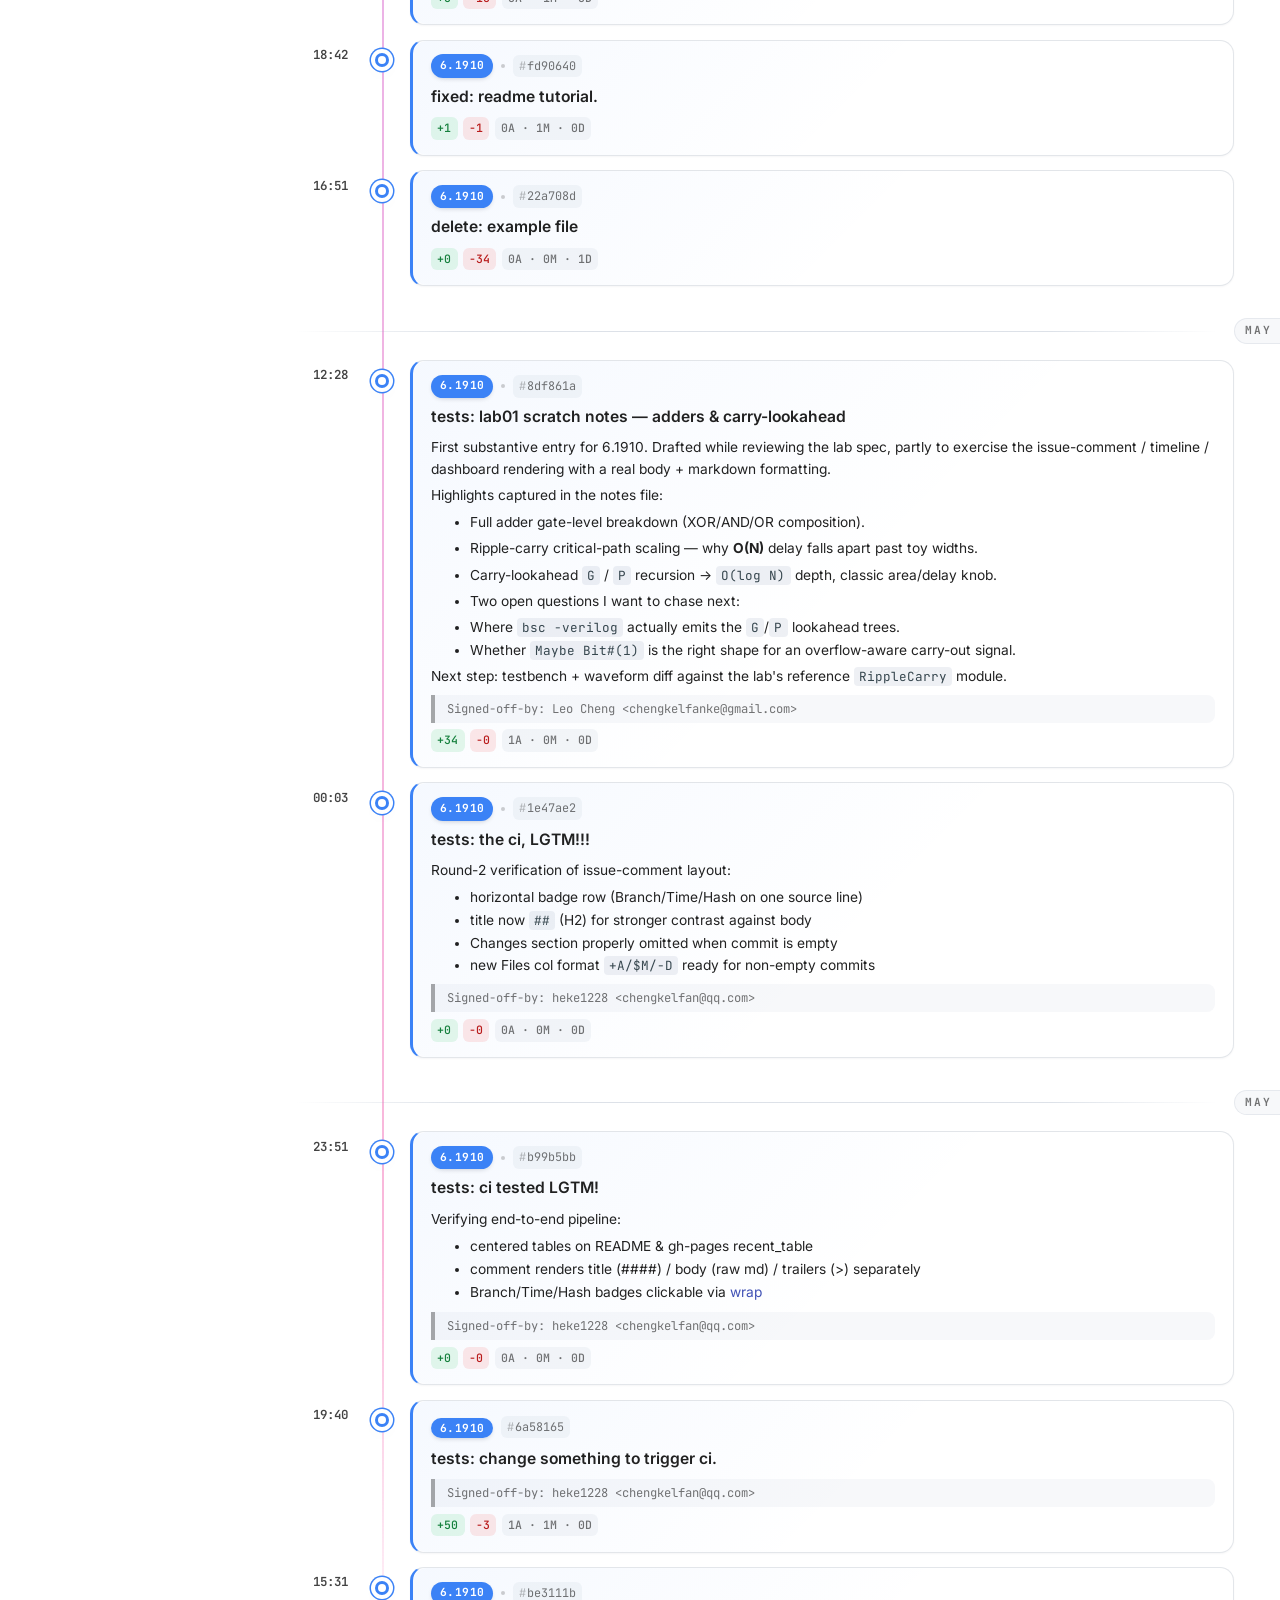
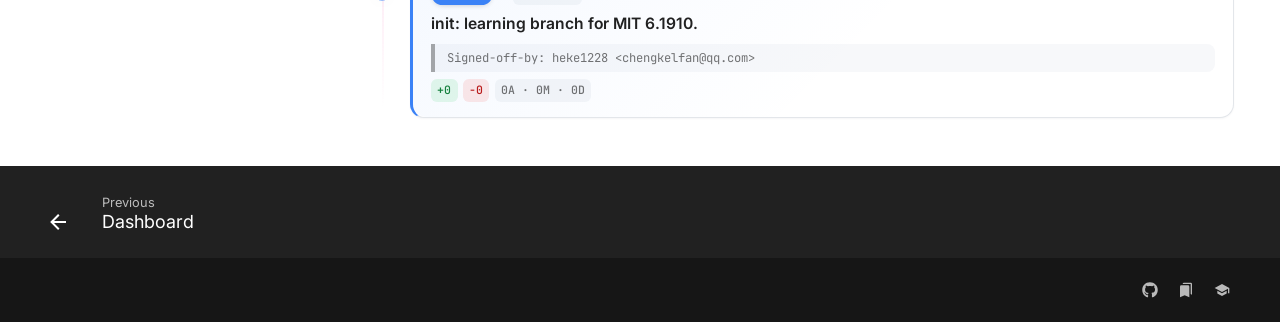
<file: timeline/index.html>
<!doctype html>
<html lang="en" class="no-js">
  <head>
    
      <meta charset="utf-8">
      <meta name="viewport" content="width=device-width,initial-scale=1">
      
        <meta name="description" content="MIT 6.1910 / 6.1920 / 6.5910 — D202605002">
      
      
      
        <link rel="canonical" href="https://lfan-ke.github.io/DatenLord/timeline/">
      
      
        <link rel="prev" href="../stats/">
      
      
      
        
      
      
      <link rel="icon" href="../assets/images/favicon.png">
      <meta name="generator" content="mkdocs-1.6.1, mkdocs-material-9.7.6">
    
    
      
        <title>Timeline - Heke1228 MIT Learning Log</title>
      
    
    
      <link rel="stylesheet" href="../assets/stylesheets/main.484c7ddc.min.css">
      
        
        <link rel="stylesheet" href="../assets/stylesheets/palette.ab4e12ef.min.css">
      
      


    
    
      
    
    
      
        
        
        <link rel="preconnect" href="https://fonts.gstatic.com" crossorigin>
        <link rel="stylesheet" href="https://fonts.googleapis.com/css?family=Inter:300,300i,400,400i,700,700i%7CJetBrains+Mono:400,400i,700,700i&display=fallback">
        <style>:root{--md-text-font:"Inter";--md-code-font:"JetBrains Mono"}</style>
      
    
    
      <link rel="stylesheet" href="../extra.css">
    
    <script>__md_scope=new URL("..",location),__md_hash=e=>[...e].reduce(((e,_)=>(e<<5)-e+_.charCodeAt(0)),0),__md_get=(e,_=localStorage,t=__md_scope)=>JSON.parse(_.getItem(t.pathname+"."+e)),__md_set=(e,_,t=localStorage,a=__md_scope)=>{try{t.setItem(a.pathname+"."+e,JSON.stringify(_))}catch(e){}}</script>
    
      

    
    
  </head>
  
  
    
    
      
    
    
    
    
    <body dir="ltr" data-md-color-scheme="default" data-md-color-primary="indigo" data-md-color-accent="blue">
  
    
    <input class="md-toggle" data-md-toggle="drawer" type="checkbox" id="__drawer" autocomplete="off">
    <input class="md-toggle" data-md-toggle="search" type="checkbox" id="__search" autocomplete="off">
    <label class="md-overlay" for="__drawer"></label>
    <div data-md-component="skip">
      
        
        <a href="#timeline" class="md-skip">
          Skip to content
        </a>
      
    </div>
    <div data-md-component="announce">
      
    </div>
    
    
      

<header class="md-header" data-md-component="header">
  <nav class="md-header__inner md-grid" aria-label="Header">
    <a href=".." title="Heke1228 MIT Learning Log" class="md-header__button md-logo" aria-label="Heke1228 MIT Learning Log" data-md-component="logo">
      
  
  <svg xmlns="http://www.w3.org/2000/svg" viewBox="0 0 24 24"><path d="M12 8a3 3 0 0 0 3-3 3 3 0 0 0-3-3 3 3 0 0 0-3 3 3 3 0 0 0 3 3m0 3.54C9.64 9.35 6.5 8 3 8v11c3.5 0 6.64 1.35 9 3.54 2.36-2.19 5.5-3.54 9-3.54V8c-3.5 0-6.64 1.35-9 3.54"/></svg>

    </a>
    <label class="md-header__button md-icon" for="__drawer">
      
      <svg xmlns="http://www.w3.org/2000/svg" viewBox="0 0 24 24"><path d="M3 6h18v2H3zm0 5h18v2H3zm0 5h18v2H3z"/></svg>
    </label>
    <div class="md-header__title" data-md-component="header-title">
      <div class="md-header__ellipsis">
        <div class="md-header__topic">
          <span class="md-ellipsis">
            Heke1228 MIT Learning Log
          </span>
        </div>
        <div class="md-header__topic" data-md-component="header-topic">
          <span class="md-ellipsis">
            
              Timeline
            
          </span>
        </div>
      </div>
    </div>
    
      
        <form class="md-header__option" data-md-component="palette">
  
    
    
    
    <input class="md-option" data-md-color-media="(prefers-color-scheme: light)" data-md-color-scheme="default" data-md-color-primary="indigo" data-md-color-accent="blue"  aria-label="Switch to dark mode"  type="radio" name="__palette" id="__palette_0">
    
      <label class="md-header__button md-icon" title="Switch to dark mode" for="__palette_1" hidden>
        <svg xmlns="http://www.w3.org/2000/svg" viewBox="0 0 24 24"><path d="m17.75 4.09-2.53 1.94.91 3.06-2.63-1.81-2.63 1.81.91-3.06-2.53-1.94L12.44 4l1.06-3 1.06 3zm3.5 6.91-1.64 1.25.59 1.98-1.7-1.17-1.7 1.17.59-1.98L15.75 11l2.06-.05L18.5 9l.69 1.95zm-2.28 4.95c.83-.08 1.72 1.1 1.19 1.85-.32.45-.66.87-1.08 1.27C15.17 23 8.84 23 4.94 19.07c-3.91-3.9-3.91-10.24 0-14.14.4-.4.82-.76 1.27-1.08.75-.53 1.93.36 1.85 1.19-.27 2.86.69 5.83 2.89 8.02a9.96 9.96 0 0 0 8.02 2.89m-1.64 2.02a12.08 12.08 0 0 1-7.8-3.47c-2.17-2.19-3.33-5-3.49-7.82-2.81 3.14-2.7 7.96.31 10.98 3.02 3.01 7.84 3.12 10.98.31"/></svg>
      </label>
    
  
    
    
    
    <input class="md-option" data-md-color-media="(prefers-color-scheme: dark)" data-md-color-scheme="slate" data-md-color-primary="indigo" data-md-color-accent="blue"  aria-label="Switch to light mode"  type="radio" name="__palette" id="__palette_1">
    
      <label class="md-header__button md-icon" title="Switch to light mode" for="__palette_0" hidden>
        <svg xmlns="http://www.w3.org/2000/svg" viewBox="0 0 24 24"><path d="M12 7a5 5 0 0 1 5 5 5 5 0 0 1-5 5 5 5 0 0 1-5-5 5 5 0 0 1 5-5m0 2a3 3 0 0 0-3 3 3 3 0 0 0 3 3 3 3 0 0 0 3-3 3 3 0 0 0-3-3m0-7 2.39 3.42C13.65 5.15 12.84 5 12 5s-1.65.15-2.39.42zM3.34 7l4.16-.35A7.2 7.2 0 0 0 5.94 8.5c-.44.74-.69 1.5-.83 2.29zm.02 10 1.76-3.77a7.131 7.131 0 0 0 2.38 4.14zM20.65 7l-1.77 3.79a7.02 7.02 0 0 0-2.38-4.15zm-.01 10-4.14.36c.59-.51 1.12-1.14 1.54-1.86.42-.73.69-1.5.83-2.29zM12 22l-2.41-3.44c.74.27 1.55.44 2.41.44.82 0 1.63-.17 2.37-.44z"/></svg>
      </label>
    
  
</form>
      
    
    
      <script>var palette=__md_get("__palette");if(palette&&palette.color){if("(prefers-color-scheme)"===palette.color.media){var media=matchMedia("(prefers-color-scheme: light)"),input=document.querySelector(media.matches?"[data-md-color-media='(prefers-color-scheme: light)']":"[data-md-color-media='(prefers-color-scheme: dark)']");palette.color.media=input.getAttribute("data-md-color-media"),palette.color.scheme=input.getAttribute("data-md-color-scheme"),palette.color.primary=input.getAttribute("data-md-color-primary"),palette.color.accent=input.getAttribute("data-md-color-accent")}for(var[key,value]of Object.entries(palette.color))document.body.setAttribute("data-md-color-"+key,value)}</script>
    
    
    
      
      
        <label class="md-header__button md-icon" for="__search">
          
          <svg xmlns="http://www.w3.org/2000/svg" viewBox="0 0 24 24"><path d="M9.5 3A6.5 6.5 0 0 1 16 9.5c0 1.61-.59 3.09-1.56 4.23l.27.27h.79l5 5-1.5 1.5-5-5v-.79l-.27-.27A6.52 6.52 0 0 1 9.5 16 6.5 6.5 0 0 1 3 9.5 6.5 6.5 0 0 1 9.5 3m0 2C7 5 5 7 5 9.5S7 14 9.5 14 14 12 14 9.5 12 5 9.5 5"/></svg>
        </label>
        <div class="md-search" data-md-component="search" role="dialog">
  <label class="md-search__overlay" for="__search"></label>
  <div class="md-search__inner" role="search">
    <form class="md-search__form" name="search">
      <input type="text" class="md-search__input" name="query" aria-label="Search" placeholder="Search" autocapitalize="off" autocorrect="off" autocomplete="off" spellcheck="false" data-md-component="search-query" required>
      <label class="md-search__icon md-icon" for="__search">
        
        <svg xmlns="http://www.w3.org/2000/svg" viewBox="0 0 24 24"><path d="M9.5 3A6.5 6.5 0 0 1 16 9.5c0 1.61-.59 3.09-1.56 4.23l.27.27h.79l5 5-1.5 1.5-5-5v-.79l-.27-.27A6.52 6.52 0 0 1 9.5 16 6.5 6.5 0 0 1 3 9.5 6.5 6.5 0 0 1 9.5 3m0 2C7 5 5 7 5 9.5S7 14 9.5 14 14 12 14 9.5 12 5 9.5 5"/></svg>
        
        <svg xmlns="http://www.w3.org/2000/svg" viewBox="0 0 24 24"><path d="M20 11v2H8l5.5 5.5-1.42 1.42L4.16 12l7.92-7.92L13.5 5.5 8 11z"/></svg>
      </label>
      <nav class="md-search__options" aria-label="Search">
        
          <a href="javascript:void(0)" class="md-search__icon md-icon" title="Share" aria-label="Share" data-clipboard data-clipboard-text="" data-md-component="search-share" tabindex="-1">
            
            <svg xmlns="http://www.w3.org/2000/svg" viewBox="0 0 24 24"><path d="M18 16.08c-.76 0-1.44.3-1.96.77L8.91 12.7c.05-.23.09-.46.09-.7s-.04-.47-.09-.7l7.05-4.11c.54.5 1.25.81 2.04.81a3 3 0 0 0 3-3 3 3 0 0 0-3-3 3 3 0 0 0-3 3c0 .24.04.47.09.7L8.04 9.81C7.5 9.31 6.79 9 6 9a3 3 0 0 0-3 3 3 3 0 0 0 3 3c.79 0 1.5-.31 2.04-.81l7.12 4.15c-.05.21-.08.43-.08.66 0 1.61 1.31 2.91 2.92 2.91s2.92-1.3 2.92-2.91A2.92 2.92 0 0 0 18 16.08"/></svg>
          </a>
        
        <button type="reset" class="md-search__icon md-icon" title="Clear" aria-label="Clear" tabindex="-1">
          
          <svg xmlns="http://www.w3.org/2000/svg" viewBox="0 0 24 24"><path d="M19 6.41 17.59 5 12 10.59 6.41 5 5 6.41 10.59 12 5 17.59 6.41 19 12 13.41 17.59 19 19 17.59 13.41 12z"/></svg>
        </button>
      </nav>
      
        <div class="md-search__suggest" data-md-component="search-suggest"></div>
      
    </form>
    <div class="md-search__output">
      <div class="md-search__scrollwrap" tabindex="0" data-md-scrollfix>
        <div class="md-search-result" data-md-component="search-result">
          <div class="md-search-result__meta">
            Initializing search
          </div>
          <ol class="md-search-result__list" role="presentation"></ol>
        </div>
      </div>
    </div>
  </div>
</div>
      
    
    
      <div class="md-header__source">
        <a href="https://github.com/Lfan-ke/DatenLord" title="Go to repository" class="md-source" data-md-component="source">
  <div class="md-source__icon md-icon">
    
    <svg xmlns="http://www.w3.org/2000/svg" viewBox="0 0 512 512"><!--! Font Awesome Free 7.1.0 by @fontawesome - https://fontawesome.com License - https://fontawesome.com/license/free (Icons: CC BY 4.0, Fonts: SIL OFL 1.1, Code: MIT License) Copyright 2025 Fonticons, Inc.--><path d="M173.9 397.4c0 2-2.3 3.6-5.2 3.6-3.3.3-5.6-1.3-5.6-3.6 0-2 2.3-3.6 5.2-3.6 3-.3 5.6 1.3 5.6 3.6m-31.1-4.5c-.7 2 1.3 4.3 4.3 4.9 2.6 1 5.6 0 6.2-2s-1.3-4.3-4.3-5.2c-2.6-.7-5.5.3-6.2 2.3m44.2-1.7c-2.9.7-4.9 2.6-4.6 4.9.3 2 2.9 3.3 5.9 2.6 2.9-.7 4.9-2.6 4.6-4.6-.3-1.9-3-3.2-5.9-2.9M252.8 8C114.1 8 8 113.3 8 252c0 110.9 69.8 205.8 169.5 239.2 12.8 2.3 17.3-5.6 17.3-12.1 0-6.2-.3-40.4-.3-61.4 0 0-70 15-84.7-29.8 0 0-11.4-29.1-27.8-36.6 0 0-22.9-15.7 1.6-15.4 0 0 24.9 2 38.6 25.8 21.9 38.6 58.6 27.5 72.9 20.9 2.3-16 8.8-27.1 16-33.7-55.9-6.2-112.3-14.3-112.3-110.5 0-27.5 7.6-41.3 23.6-58.9-2.6-6.5-11.1-33.3 2.6-67.9 20.9-6.5 69 27 69 27 20-5.6 41.5-8.5 62.8-8.5s42.8 2.9 62.8 8.5c0 0 48.1-33.6 69-27 13.7 34.7 5.2 61.4 2.6 67.9 16 17.7 25.8 31.5 25.8 58.9 0 96.5-58.9 104.2-114.8 110.5 9.2 7.9 17 22.9 17 46.4 0 33.7-.3 75.4-.3 83.6 0 6.5 4.6 14.4 17.3 12.1C436.2 457.8 504 362.9 504 252 504 113.3 391.5 8 252.8 8M105.2 352.9c-1.3 1-1 3.3.7 5.2 1.6 1.6 3.9 2.3 5.2 1 1.3-1 1-3.3-.7-5.2-1.6-1.6-3.9-2.3-5.2-1m-10.8-8.1c-.7 1.3.3 2.9 2.3 3.9 1.6 1 3.6.7 4.3-.7.7-1.3-.3-2.9-2.3-3.9-2-.6-3.6-.3-4.3.7m32.4 35.6c-1.6 1.3-1 4.3 1.3 6.2 2.3 2.3 5.2 2.6 6.5 1 1.3-1.3.7-4.3-1.3-6.2-2.2-2.3-5.2-2.6-6.5-1m-11.4-14.7c-1.6 1-1.6 3.6 0 5.9s4.3 3.3 5.6 2.3c1.6-1.3 1.6-3.9 0-6.2-1.4-2.3-4-3.3-5.6-2"/></svg>
  </div>
  <div class="md-source__repository">
    Lfan-ke/DatenLord
  </div>
</a>
      </div>
    
  </nav>
  
</header>
    
    <div class="md-container" data-md-component="container">
      
      
        
          
            
<nav class="md-tabs" aria-label="Tabs" data-md-component="tabs">
  <div class="md-grid">
    <ul class="md-tabs__list">
      
        
  
  
  
  
    <li class="md-tabs__item">
      <a href=".." class="md-tabs__link">
        
  
  
    
  
  Home

      </a>
    </li>
  

      
        
  
  
  
  
    <li class="md-tabs__item">
      <a href="../stats/" class="md-tabs__link">
        
  
  
    
  
  Dashboard

      </a>
    </li>
  

      
        
  
  
  
    
  
  
    <li class="md-tabs__item md-tabs__item--active">
      <a href="./" class="md-tabs__link">
        
  
  
    
  
  Timeline

      </a>
    </li>
  

      
    </ul>
  </div>
</nav>
          
        
      
      <main class="md-main" data-md-component="main">
        <div class="md-main__inner md-grid">
          
            
              
                
              
              <div class="md-sidebar md-sidebar--primary" data-md-component="sidebar" data-md-type="navigation" >
                <div class="md-sidebar__scrollwrap">
                  <div class="md-sidebar__inner">
                    


  


<nav class="md-nav md-nav--primary md-nav--lifted" aria-label="Navigation" data-md-level="0">
  <label class="md-nav__title" for="__drawer">
    <a href=".." title="Heke1228 MIT Learning Log" class="md-nav__button md-logo" aria-label="Heke1228 MIT Learning Log" data-md-component="logo">
      
  
  <svg xmlns="http://www.w3.org/2000/svg" viewBox="0 0 24 24"><path d="M12 8a3 3 0 0 0 3-3 3 3 0 0 0-3-3 3 3 0 0 0-3 3 3 3 0 0 0 3 3m0 3.54C9.64 9.35 6.5 8 3 8v11c3.5 0 6.64 1.35 9 3.54 2.36-2.19 5.5-3.54 9-3.54V8c-3.5 0-6.64 1.35-9 3.54"/></svg>

    </a>
    Heke1228 MIT Learning Log
  </label>
  
    <div class="md-nav__source">
      <a href="https://github.com/Lfan-ke/DatenLord" title="Go to repository" class="md-source" data-md-component="source">
  <div class="md-source__icon md-icon">
    
    <svg xmlns="http://www.w3.org/2000/svg" viewBox="0 0 512 512"><!--! Font Awesome Free 7.1.0 by @fontawesome - https://fontawesome.com License - https://fontawesome.com/license/free (Icons: CC BY 4.0, Fonts: SIL OFL 1.1, Code: MIT License) Copyright 2025 Fonticons, Inc.--><path d="M173.9 397.4c0 2-2.3 3.6-5.2 3.6-3.3.3-5.6-1.3-5.6-3.6 0-2 2.3-3.6 5.2-3.6 3-.3 5.6 1.3 5.6 3.6m-31.1-4.5c-.7 2 1.3 4.3 4.3 4.9 2.6 1 5.6 0 6.2-2s-1.3-4.3-4.3-5.2c-2.6-.7-5.5.3-6.2 2.3m44.2-1.7c-2.9.7-4.9 2.6-4.6 4.9.3 2 2.9 3.3 5.9 2.6 2.9-.7 4.9-2.6 4.6-4.6-.3-1.9-3-3.2-5.9-2.9M252.8 8C114.1 8 8 113.3 8 252c0 110.9 69.8 205.8 169.5 239.2 12.8 2.3 17.3-5.6 17.3-12.1 0-6.2-.3-40.4-.3-61.4 0 0-70 15-84.7-29.8 0 0-11.4-29.1-27.8-36.6 0 0-22.9-15.7 1.6-15.4 0 0 24.9 2 38.6 25.8 21.9 38.6 58.6 27.5 72.9 20.9 2.3-16 8.8-27.1 16-33.7-55.9-6.2-112.3-14.3-112.3-110.5 0-27.5 7.6-41.3 23.6-58.9-2.6-6.5-11.1-33.3 2.6-67.9 20.9-6.5 69 27 69 27 20-5.6 41.5-8.5 62.8-8.5s42.8 2.9 62.8 8.5c0 0 48.1-33.6 69-27 13.7 34.7 5.2 61.4 2.6 67.9 16 17.7 25.8 31.5 25.8 58.9 0 96.5-58.9 104.2-114.8 110.5 9.2 7.9 17 22.9 17 46.4 0 33.7-.3 75.4-.3 83.6 0 6.5 4.6 14.4 17.3 12.1C436.2 457.8 504 362.9 504 252 504 113.3 391.5 8 252.8 8M105.2 352.9c-1.3 1-1 3.3.7 5.2 1.6 1.6 3.9 2.3 5.2 1 1.3-1 1-3.3-.7-5.2-1.6-1.6-3.9-2.3-5.2-1m-10.8-8.1c-.7 1.3.3 2.9 2.3 3.9 1.6 1 3.6.7 4.3-.7.7-1.3-.3-2.9-2.3-3.9-2-.6-3.6-.3-4.3.7m32.4 35.6c-1.6 1.3-1 4.3 1.3 6.2 2.3 2.3 5.2 2.6 6.5 1 1.3-1.3.7-4.3-1.3-6.2-2.2-2.3-5.2-2.6-6.5-1m-11.4-14.7c-1.6 1-1.6 3.6 0 5.9s4.3 3.3 5.6 2.3c1.6-1.3 1.6-3.9 0-6.2-1.4-2.3-4-3.3-5.6-2"/></svg>
  </div>
  <div class="md-source__repository">
    Lfan-ke/DatenLord
  </div>
</a>
    </div>
  
  <ul class="md-nav__list" data-md-scrollfix>
    
      
      
  
  
  
  
    <li class="md-nav__item">
      <a href=".." class="md-nav__link">
        
  
  
  <span class="md-ellipsis">
    
  
    Home
  

    
  </span>
  
  

      </a>
    </li>
  

    
      
      
  
  
  
  
    <li class="md-nav__item">
      <a href="../stats/" class="md-nav__link">
        
  
  
  <span class="md-ellipsis">
    
  
    Dashboard
  

    
  </span>
  
  

      </a>
    </li>
  

    
      
      
  
  
    
  
  
  
    <li class="md-nav__item md-nav__item--active">
      
      <input class="md-nav__toggle md-toggle" type="checkbox" id="__toc">
      
      
        
      
      
      <a href="./" class="md-nav__link md-nav__link--active">
        
  
  
  <span class="md-ellipsis">
    
  
    Timeline
  

    
  </span>
  
  

      </a>
      
    </li>
  

    
  </ul>
</nav>
                  </div>
                </div>
              </div>
            
            
              
                
              
              <div class="md-sidebar md-sidebar--secondary" data-md-component="sidebar" data-md-type="toc" hidden>
                <div class="md-sidebar__scrollwrap">
                  <div class="md-sidebar__inner">
                    

<nav class="md-nav md-nav--secondary" aria-label="Table of contents">
  
  
  
    
  
  
</nav>
                  </div>
                </div>
              </div>
            
          
          
            <div class="md-content" data-md-component="content">
              
              <article class="md-content__inner md-typeset">
                
                  
  



  
    <a href="https://github.com/Lfan-ke/DatenLord/edit/main/README.md/timeline.md" title="Edit this page" class="md-content__button md-icon" rel="edit">
      
      <svg xmlns="http://www.w3.org/2000/svg" viewBox="0 0 24 24"><path d="M10 20H6V4h7v5h5v3.1l2-2V8l-6-6H6c-1.1 0-2 .9-2 2v16c0 1.1.9 2 2 2h4zm10.2-7c.1 0 .3.1.4.2l1.3 1.3c.2.2.2.6 0 .8l-1 1-2.1-2.1 1-1c.1-.1.2-.2.4-.2m0 3.9L14.1 23H12v-2.1l6.1-6.1z"/></svg>
    </a>
  
  


<h1 id="timeline"><span class="twemoji"><svg xmlns="http://www.w3.org/2000/svg" viewBox="0 0 24 24"><path d="M4 2v6H2V2zM2 22v-6h2v6zm3-10c0 1.11-.89 2-2 2a2 2 0 1 1 2-2m11-8c4.42 0 8 3.58 8 8s-3.58 8-8 8c-3.6 0-6.64-2.38-7.65-5.65L6 12l2.35-2.35C9.36 6.38 12.4 4 16 4m0 2c-3.31 0-6 2.69-6 6s2.69 6 6 6 6-2.69 6-6-2.69-6-6-6m-1 7V8h1.5v4.2l3 1.8-.82 1.26z"/></svg></span> Timeline<a class="headerlink" href="#timeline" title="Permanent link">&para;</a></h1>
<div class="admonition note">
<p>36 commit(s) across all branches. A commit titled <code>completed: all done.</code> marks the course as finished.</p>
</div>
<div class="dl-tl">
<div class="dl-tl-group"><span>Jun 14, 2026</span></div>
<article class="dl-tl-entry" style="--c:#3b82f6">
<header class="dl-tl-stamp"><time>12:38</time></header>
<span class="dl-tl-dot"></span>
<div class="dl-tl-card">
<div class="dl-tl-row">
<span class="dl-tl-branch">6.1910</span>
<span class="dl-tl-sep"></span>
<a class="dl-tl-hash" href="https://github.com/Lfan-ke/DatenLord/commit/c5cbe965fda5513909c4f612207e7ad48aac3c42" target="_blank" rel="noopener">c5cbe96</a>
</div>
<div class="dl-tl-heading" title="fixed(notes): `&gt;` is not allowed as file path in win.">fixed(notes): `&gt;` is not allowed as file path in win.</div>
<div class="dl-tl-metrics">
<span class="dl-tl-metric add">+0</span>
<span class="dl-tl-metric del">−0</span>
<span class="dl-tl-metric files">0A · 1M · 0D</span>
</div>
</div>
</article>
<div class="dl-tl-group"><span>Jun 06, 2026</span></div>
<article class="dl-tl-entry" style="--c:#a855f7">
<header class="dl-tl-stamp"><time>00:55</time></header>
<span class="dl-tl-dot"></span>
<div class="dl-tl-card">
<div class="dl-tl-row">
<span class="dl-tl-branch">6.1920</span>
<span class="dl-tl-sep"></span>
<a class="dl-tl-hash" href="https://github.com/Lfan-ke/DatenLord/commit/fc09109fdef647a3bf988150edb12cd9f19de45b" target="_blank" rel="noopener">fc09109</a>
</div>
<div class="dl-tl-heading" title="init: officially begin learning 6.175 (6.1920).">init: officially begin learning 6.175 (6.1920).</div>
<blockquote class="dl-tl-trailers"><p>Signed-off-by: 林晨 (Leo Cheng) &lt;chengkelfan@qq.com&gt;</p></blockquote>
<div class="dl-tl-metrics">
<span class="dl-tl-metric add">+0</span>
<span class="dl-tl-metric del">−0</span>
<span class="dl-tl-metric files">0A · 0M · 0D</span>
</div>
</div>
</article>
<article class="dl-tl-entry" style="--c:#10b981">
<header class="dl-tl-stamp"><time>00:04</time></header>
<span class="dl-tl-dot"></span>
<div class="dl-tl-card">
<div class="dl-tl-row">
<span class="dl-tl-branch">6.5910</span>
<span class="dl-tl-sep"></span>
<a class="dl-tl-hash" href="https://github.com/Lfan-ke/DatenLord/commit/ccc5f575f8f6f79bf813e59d05206802b9159aff" target="_blank" rel="noopener">ccc5f57</a>
</div>
<div class="dl-tl-heading" title="init: officially begin learning 6.375 (6.5910).">init: officially begin learning 6.375 (6.5910).</div>
<blockquote class="dl-tl-trailers"><p>Signed-off-by: 林晨 (Leo Cheng) &lt;chengkelfan@qq.com&gt;</p></blockquote>
<div class="dl-tl-metrics">
<span class="dl-tl-metric add">+0</span>
<span class="dl-tl-metric del">−0</span>
<span class="dl-tl-metric files">0A · 0M · 0D</span>
</div>
</div>
</article>
<div class="dl-tl-group"><span>Jun 05, 2026</span></div>
<article class="dl-tl-entry is-completion" style="--c:#3b82f6">
<header class="dl-tl-stamp"><time>13:59</time></header>
<span class="dl-tl-dot"></span>
<div class="dl-tl-card">
<div class="dl-tl-row">
<span class="dl-tl-branch">6.1910</span>
<span class="dl-tl-sep"></span>
<a class="dl-tl-hash" href="https://github.com/Lfan-ke/DatenLord/commit/1da97ec2af55837d5bbd361fa9be03d676b97dfc" target="_blank" rel="noopener">1da97ec</a>
</div>
<div class="dl-tl-heading" title="completed: all done.">completed: all done.</div>
<blockquote class="dl-tl-trailers"><p>Signed-off-by: 林晨 (Leo Cheng) &lt;chengkelfan@qq.com&gt;</p></blockquote>
<div class="dl-tl-metrics">
<span class="dl-tl-metric add">+0</span>
<span class="dl-tl-metric del">−0</span>
<span class="dl-tl-metric files">0A · 0M · 0D</span>
</div>
</div>
</article>
<article class="dl-tl-entry" style="--c:#3b82f6">
<header class="dl-tl-stamp"><time>13:58</time></header>
<span class="dl-tl-dot"></span>
<div class="dl-tl-card">
<div class="dl-tl-row">
<span class="dl-tl-branch">6.1910</span>
<span class="dl-tl-sep"></span>
<a class="dl-tl-hash" href="https://github.com/Lfan-ke/DatenLord/commit/cdcd53fa1f34496dc2181fe6d7ca8a629a7c99a6" target="_blank" rel="noopener">cdcd53f</a>
</div>
<div class="dl-tl-heading" title="readed: all notes and execs.">readed: all notes and execs.</div>
<blockquote class="dl-tl-trailers"><p>Signed-off-by: 林晨 (Leo Cheng) &lt;chengkelfan@qq.com&gt;</p></blockquote>
<div class="dl-tl-metrics">
<span class="dl-tl-metric add">+0</span>
<span class="dl-tl-metric del">−1</span>
<span class="dl-tl-metric files">0A · 1M · 0D</span>
</div>
</div>
</article>
<article class="dl-tl-entry" style="--c:#3b82f6">
<header class="dl-tl-stamp"><time>00:22</time></header>
<span class="dl-tl-dot"></span>
<div class="dl-tl-card">
<div class="dl-tl-row">
<span class="dl-tl-branch">6.1910</span>
<span class="dl-tl-sep"></span>
<a class="dl-tl-hash" href="https://github.com/Lfan-ke/DatenLord/commit/e8110b626b643e9da985f552924c93fd8cfe1060" target="_blank" rel="noopener">e8110b6</a>
</div>
<div class="dl-tl-heading" title="next: some goal of additional explanation.">next: some goal of additional explanation.</div>
<div class="dl-tl-body">
<p>Proficient in using tools including <code>bluetcl</code> and <code>bdw</code>.</p>
</div>
<blockquote class="dl-tl-trailers"><p>Signed-off-by: 林晨 (Leo Cheng) &lt;chengkelfan@qq.com&gt;</p></blockquote>
<div class="dl-tl-metrics">
<span class="dl-tl-metric add">+2</span>
<span class="dl-tl-metric del">−4</span>
<span class="dl-tl-metric files">0A · 1M · 0D</span>
</div>
</div>
</article>
<article class="dl-tl-entry" style="--c:#3b82f6">
<header class="dl-tl-stamp"><time>00:10</time></header>
<span class="dl-tl-dot"></span>
<div class="dl-tl-card">
<div class="dl-tl-row">
<span class="dl-tl-branch">6.1910</span>
<span class="dl-tl-sep"></span>
<a class="dl-tl-hash" href="https://github.com/Lfan-ke/DatenLord/commit/c6cf0b5763fdc28ac82a03a170d37794a9688f2e" target="_blank" rel="noopener">c6cf0b5</a>
</div>
<div class="dl-tl-heading" title="next: i&#x27;ll learning and practice of all content and then completed the branch.">next: i&#x27;ll learning and practice of all content and then completed the branch.</div>
<div class="dl-tl-body">
<p>branch.</p>
<p>Reviewed done.</p>
<p>After studying and practicing all material, i'll commit completed work on this branch.</p>
</div>
<blockquote class="dl-tl-trailers"><p>Signed-off-by: 林晨 (Leo Cheng) &lt;chengkelfan@qq.com&gt;</p></blockquote>
<div class="dl-tl-metrics">
<span class="dl-tl-metric add">+0</span>
<span class="dl-tl-metric del">−0</span>
<span class="dl-tl-metric files">0A · 0M · 0D</span>
</div>
</div>
</article>
<article class="dl-tl-entry" style="--c:#3b82f6">
<header class="dl-tl-stamp"><time>00:07</time></header>
<span class="dl-tl-dot"></span>
<div class="dl-tl-card">
<div class="dl-tl-row">
<span class="dl-tl-branch">6.1910</span>
<span class="dl-tl-sep"></span>
<a class="dl-tl-hash" href="https://github.com/Lfan-ke/DatenLord/commit/6372e5ed441370e3403faeccee24826f79435498" target="_blank" rel="noopener">6372e5e</a>
</div>
<div class="dl-tl-heading" title="update: fixed errors at each notes, and linked note each other by cc.">update: fixed errors at each notes, and linked note each other by cc.</div>
<div class="dl-tl-body">
<p>感谢克老师，给我笔记按照spec下的源码批改了一次又一次</p>
<p>还增加了示例以及将笔记与示例互相之间引用...</p>
<p>本次 commit 信息应该是最后一次使用中文了。我也该练习一下英文表达了...</p>
</div>
<blockquote class="dl-tl-trailers"><p>Signed-off-by: 林晨 (Leo Cheng) &lt;chengkelfanke@gmail.com&gt;</p></blockquote>
<div class="dl-tl-metrics">
<span class="dl-tl-metric add">+2959</span>
<span class="dl-tl-metric del">−178</span>
<span class="dl-tl-metric files">94A · 24M · 0D</span>
</div>
</div>
</article>
<div class="dl-tl-group"><span>Jun 03, 2026</span></div>
<article class="dl-tl-entry" style="--c:#3b82f6">
<header class="dl-tl-stamp"><time>19:54</time></header>
<span class="dl-tl-dot"></span>
<div class="dl-tl-card">
<div class="dl-tl-row">
<span class="dl-tl-branch">6.1910</span>
<span class="dl-tl-sep"></span>
<a class="dl-tl-hash" href="https://github.com/Lfan-ke/DatenLord/commit/fdbcd264977cab53feb49137773ce08f29fe56f0" target="_blank" rel="noopener">fdbcd26</a>
</div>
<div class="dl-tl-heading" title="update: fixed error on notes and format dir tree with claude.">update: fixed error on notes and format dir tree with claude.</div>
<div class="dl-tl-body">
<blockquote>
<p>今天让克老师修理了一番，发现很多错误，顺便一键统一整理了目录...</p>
</blockquote>
</div>
<blockquote class="dl-tl-trailers"><p>Signed-off-by: 林晨 (Leo Cheng) &lt;chengkelfanke@gmail.com&gt;</p></blockquote>
<div class="dl-tl-metrics">
<span class="dl-tl-metric add">+998</span>
<span class="dl-tl-metric del">−749</span>
<span class="dl-tl-metric files">21A · 34M · 7D</span>
</div>
</div>
</article>
<article class="dl-tl-entry" style="--c:#3b82f6">
<header class="dl-tl-stamp"><time>10:13</time></header>
<span class="dl-tl-dot"></span>
<div class="dl-tl-card">
<div class="dl-tl-row">
<span class="dl-tl-branch">6.1910</span>
<span class="dl-tl-sep"></span>
<a class="dl-tl-hash" href="https://github.com/Lfan-ke/DatenLord/commit/9aed25cf5f0a597789ffc0a9edf614f9c56b5cc7" target="_blank" rel="noopener">9aed25c</a>
</div>
<div class="dl-tl-heading" title="notes: add some notes of mcd etc...">notes: add some notes of mcd etc...</div>
<div class="dl-tl-body">
<p>下一步：</p>
<ul>
<li>先完成OpenBSV里面的类库整理（13-xx）</li>
<li>再继续完成PacLib相关内容</li>
<li>之后完成15-xx系列的 BH 笔记</li>
<li>再之后整理额外包：BSC Contrib</li>
<li>再完成工具笔记：TCL + BDW</li>
<li>最后补完 TLM 示例 + 与RTL互操作剩余的笔记</li>
</ul>
</div>
<blockquote class="dl-tl-trailers"><p>Signed-off-by: 林晨 (Leo Cheng) &lt;chengkelfan@qq.com&gt;</p></blockquote>
<div class="dl-tl-metrics">
<span class="dl-tl-metric add">+1242</span>
<span class="dl-tl-metric del">−4</span>
<span class="dl-tl-metric files">16A · 7M · 0D</span>
</div>
</div>
</article>
<div class="dl-tl-group"><span>May 30, 2026</span></div>
<article class="dl-tl-entry" style="--c:#3b82f6">
<header class="dl-tl-stamp"><time>01:26</time></header>
<span class="dl-tl-dot"></span>
<div class="dl-tl-card">
<div class="dl-tl-row">
<span class="dl-tl-branch">6.1910</span>
<span class="dl-tl-sep"></span>
<a class="dl-tl-hash" href="https://github.com/Lfan-ke/DatenLord/commit/77322086c64b59f9a781adb680b955e10f3a66af" target="_blank" rel="noopener">7732208</a>
</div>
<div class="dl-tl-heading" title="notes: lec 11 interop c / interfacing with c.">notes: lec 11 interop c / interfacing with c.</div>
<blockquote class="dl-tl-trailers"><p>Signed-off-by: 林晨 (Leo Cheng) &lt;chengkelfan@qq.com&gt;</p></blockquote>
<div class="dl-tl-metrics">
<span class="dl-tl-metric add">+316</span>
<span class="dl-tl-metric del">−0</span>
<span class="dl-tl-metric files">3A · 2M · 0D</span>
</div>
</div>
</article>
<div class="dl-tl-group"><span>May 28, 2026</span></div>
<article class="dl-tl-entry" style="--c:#3b82f6">
<header class="dl-tl-stamp"><time>03:13</time></header>
<span class="dl-tl-dot"></span>
<div class="dl-tl-card">
<div class="dl-tl-row">
<span class="dl-tl-branch">6.1910</span>
<span class="dl-tl-sep"></span>
<a class="dl-tl-hash" href="https://github.com/Lfan-ke/DatenLord/commit/09f139d35c77eb452a24341ed164040459858685" target="_blank" rel="noopener">09f139d</a>
</div>
<div class="dl-tl-heading" title="learn: system-c and noted it.">learn: system-c and noted it.</div>
<blockquote class="dl-tl-trailers"><p>Signed-off-by: 林晨 (Leo Cheng) &lt;chengkelfan@qq.com&gt;</p></blockquote>
<div class="dl-tl-metrics">
<span class="dl-tl-metric add">+1607</span>
<span class="dl-tl-metric del">−5</span>
<span class="dl-tl-metric files">7A · 2M · 1D</span>
</div>
</div>
</article>
<div class="dl-tl-group"><span>May 27, 2026</span></div>
<article class="dl-tl-entry" style="--c:#3b82f6">
<header class="dl-tl-stamp"><time>02:13</time></header>
<span class="dl-tl-dot"></span>
<div class="dl-tl-card">
<div class="dl-tl-row">
<span class="dl-tl-branch">6.1910</span>
<span class="dl-tl-sep"></span>
<a class="dl-tl-hash" href="https://github.com/Lfan-ke/DatenLord/commit/d712bd4501c11ef3cfdfaa7fc8283b24c04eafc6" target="_blank" rel="noopener">d712bd4</a>
</div>
<div class="dl-tl-heading" title="add: notes.">add: notes.</div>
<blockquote class="dl-tl-trailers"><p>Signed-off-by: 林晨 (Leo Cheng) &lt;chengkelfan@qq.com&gt;</p></blockquote>
<div class="dl-tl-metrics">
<span class="dl-tl-metric add">+807</span>
<span class="dl-tl-metric del">−0</span>
<span class="dl-tl-metric files">9A · 0M · 0D</span>
</div>
</div>
</article>
<article class="dl-tl-entry" style="--c:#3b82f6">
<header class="dl-tl-stamp"><time>02:11</time></header>
<span class="dl-tl-dot"></span>
<div class="dl-tl-card">
<div class="dl-tl-row">
<span class="dl-tl-branch">6.1910</span>
<span class="dl-tl-sep"></span>
<a class="dl-tl-hash" href="https://github.com/Lfan-ke/DatenLord/commit/b1c9af7a5129d09a4d5eec8265d2482aa2d0cd21" target="_blank" rel="noopener">b1c9af7</a>
</div>
<div class="dl-tl-heading" title="noted: 04&lt;-&gt;09 and the next is operation with c.">noted: 04&lt;-&gt;09 and the next is operation with c.</div>
<blockquote class="dl-tl-trailers"><p>Signed-off-by: 林晨 (Leo Cheng) &lt;chengkelfan@qq.com&gt;</p></blockquote>
<div class="dl-tl-metrics">
<span class="dl-tl-metric add">+119</span>
<span class="dl-tl-metric del">−1</span>
<span class="dl-tl-metric files">0A · 2M · 0D</span>
</div>
</div>
</article>
<div class="dl-tl-group"><span>May 26, 2026</span></div>
<article class="dl-tl-entry" style="--c:#3b82f6">
<header class="dl-tl-stamp"><time>01:20</time></header>
<span class="dl-tl-dot"></span>
<div class="dl-tl-card">
<div class="dl-tl-row">
<span class="dl-tl-branch">6.1910</span>
<span class="dl-tl-sep"></span>
<a class="dl-tl-hash" href="https://github.com/Lfan-ke/DatenLord/commit/50b7c2b08f9e994400c138acb70a11bf1ed8eb43" target="_blank" rel="noopener">50b7c2b</a>
</div>
<div class="dl-tl-heading" title="note: noted the s-fsm from lec06.">note: noted the s-fsm from lec06.</div>
<blockquote class="dl-tl-trailers"><p>Signed-off-by: 林晨 (Leo Cheng) &lt;chengkelfan@qq.com&gt;</p></blockquote>
<div class="dl-tl-metrics">
<span class="dl-tl-metric add">+70</span>
<span class="dl-tl-metric del">−0</span>
<span class="dl-tl-metric files">3A · 0M · 0D</span>
</div>
</div>
</article>
<article class="dl-tl-entry" style="--c:#3b82f6">
<header class="dl-tl-stamp"><time>01:11</time></header>
<span class="dl-tl-dot"></span>
<div class="dl-tl-card">
<div class="dl-tl-row">
<span class="dl-tl-branch">6.1910</span>
<span class="dl-tl-sep"></span>
<a class="dl-tl-hash" href="https://github.com/Lfan-ke/DatenLord/commit/7094214242e35ce2103b7265ec5c4cfe741d9d43" target="_blank" rel="noopener">7094214</a>
</div>
<div class="dl-tl-heading" title="notes: the whole of the tlm intro at lec05.">notes: the whole of the tlm intro at lec05.</div>
<blockquote class="dl-tl-trailers"><p>Signed-off-by: Cheng, Leo (林晨) &lt;chengkelfanke@gmail.com&gt;</p></blockquote>
<div class="dl-tl-metrics">
<span class="dl-tl-metric add">+762</span>
<span class="dl-tl-metric del">−3</span>
<span class="dl-tl-metric files">0A · 1M · 0D</span>
</div>
</div>
</article>
<div class="dl-tl-group"><span>May 25, 2026</span></div>
<article class="dl-tl-entry" style="--c:#3b82f6">
<header class="dl-tl-stamp"><time>22:56</time></header>
<span class="dl-tl-dot"></span>
<div class="dl-tl-card">
<div class="dl-tl-row">
<span class="dl-tl-branch">6.1910</span>
<span class="dl-tl-sep"></span>
<a class="dl-tl-hash" href="https://github.com/Lfan-ke/DatenLord/commit/2b32701049640b82226cd32efdfd19482e55fbdc" target="_blank" rel="noopener">2b32701</a>
</div>
<div class="dl-tl-heading" title="notes: add the framework of the 04-01 tlm note.">notes: add the framework of the 04-01 tlm note.</div>
<blockquote class="dl-tl-trailers"><p>Signed-off-by: 逸仙fan &lt;3222087513@qq.com&gt;</p></blockquote>
<div class="dl-tl-metrics">
<span class="dl-tl-metric add">+21</span>
<span class="dl-tl-metric del">−1</span>
<span class="dl-tl-metric files">0A · 1M · 0D</span>
</div>
</div>
</article>
<article class="dl-tl-entry" style="--c:#3b82f6">
<header class="dl-tl-stamp"><time>22:49</time></header>
<span class="dl-tl-dot"></span>
<div class="dl-tl-card">
<div class="dl-tl-row">
<span class="dl-tl-branch">6.1910</span>
<span class="dl-tl-sep"></span>
<a class="dl-tl-hash" href="https://github.com/Lfan-ke/DatenLord/commit/ad43cfb1973bf3426307a37678c6d6c58c77916f" target="_blank" rel="noopener">ad43cfb</a>
</div>
<div class="dl-tl-heading" title="notes: completed lec04 and the next is lec05.">notes: completed lec04 and the next is lec05.</div>
<blockquote class="dl-tl-trailers"><p>Signed-off-by: 林晨 &lt;leo-cheng@vip.qq.com&gt;</p></blockquote>
<div class="dl-tl-metrics">
<span class="dl-tl-metric add">+845</span>
<span class="dl-tl-metric del">−4</span>
<span class="dl-tl-metric files">11A · 4M · 0D</span>
</div>
</div>
</article>
<div class="dl-tl-group"><span>May 21, 2026</span></div>
<article class="dl-tl-entry" style="--c:#3b82f6">
<header class="dl-tl-stamp"><time>00:17</time></header>
<span class="dl-tl-dot"></span>
<div class="dl-tl-card">
<div class="dl-tl-row">
<span class="dl-tl-branch">6.1910</span>
<span class="dl-tl-sep"></span>
<a class="dl-tl-hash" href="https://github.com/Lfan-ke/DatenLord/commit/059202c497a49184c02d00bee70307819b699b02" target="_blank" rel="noopener">059202c</a>
</div>
<div class="dl-tl-heading" title="learn: completed note of lec3, and started lec04">learn: completed note of lec3, and started lec04</div>
<blockquote class="dl-tl-trailers"><p>Signed-off-by: Leo Cheng &lt;chengkelfan@qq.com&gt;</p></blockquote>
<div class="dl-tl-metrics">
<span class="dl-tl-metric add">+338</span>
<span class="dl-tl-metric del">−9</span>
<span class="dl-tl-metric files">1A · 2M · 0D</span>
</div>
</div>
</article>
<div class="dl-tl-group"><span>May 19, 2026</span></div>
<article class="dl-tl-entry" style="--c:#3b82f6">
<header class="dl-tl-stamp"><time>22:28</time></header>
<span class="dl-tl-dot"></span>
<div class="dl-tl-card">
<div class="dl-tl-row">
<span class="dl-tl-branch">6.1910</span>
<span class="dl-tl-sep"></span>
<a class="dl-tl-hash" href="https://github.com/Lfan-ke/DatenLord/commit/35f366baeeb7a28f13482eb1bae3773980479c8b" target="_blank" rel="noopener">35f366b</a>
</div>
<div class="dl-tl-heading" title="add: notes of ... lec02 03">add: notes of ... lec02 03</div>
<blockquote class="dl-tl-trailers"><p>Signed-off-by: Leo Cheng &lt;chengkelfan@qq.com&gt;</p></blockquote>
<div class="dl-tl-metrics">
<span class="dl-tl-metric add">+250</span>
<span class="dl-tl-metric del">−1</span>
<span class="dl-tl-metric files">0A · 3M · 0D</span>
</div>
</div>
</article>
<div class="dl-tl-group"><span>May 18, 2026</span></div>
<article class="dl-tl-entry" style="--c:#3b82f6">
<header class="dl-tl-stamp"><time>23:56</time></header>
<span class="dl-tl-dot"></span>
<div class="dl-tl-card">
<div class="dl-tl-row">
<span class="dl-tl-branch">6.1910</span>
<span class="dl-tl-sep"></span>
<a class="dl-tl-hash" href="https://github.com/Lfan-ke/DatenLord/commit/0db9c76961ea33157ee68c3156abbed1cab93d87" target="_blank" rel="noopener">0db9c76</a>
</div>
<div class="dl-tl-heading" title="init: note about lec02 lec03.">init: note about lec02 lec03.</div>
<blockquote class="dl-tl-trailers"><p>Signed-off-by: Leo Cheng &lt;chengkelfan@qq.com&gt;</p></blockquote>
<div class="dl-tl-metrics">
<span class="dl-tl-metric add">+12</span>
<span class="dl-tl-metric del">−0</span>
<span class="dl-tl-metric files">2A · 1M · 0D</span>
</div>
</div>
</article>
<article class="dl-tl-entry" style="--c:#3b82f6">
<header class="dl-tl-stamp"><time>23:34</time></header>
<span class="dl-tl-dot"></span>
<div class="dl-tl-card">
<div class="dl-tl-row">
<span class="dl-tl-branch">6.1910</span>
<span class="dl-tl-sep"></span>
<a class="dl-tl-hash" href="https://github.com/Lfan-ke/DatenLord/commit/eca70cbe7900b2667702c24e64bce7b664b13d16" target="_blank" rel="noopener">eca70cb</a>
</div>
<div class="dl-tl-heading" title="update: how to install the bsc">update: how to install the bsc</div>
<blockquote class="dl-tl-trailers"><p>Signed-off-by: Leo Cheng &lt;chengkelfanke@gmail.com&gt;</p></blockquote>
<div class="dl-tl-metrics">
<span class="dl-tl-metric add">+54</span>
<span class="dl-tl-metric del">−6</span>
<span class="dl-tl-metric files">0A · 2M · 1D</span>
</div>
</div>
</article>
<article class="dl-tl-entry" style="--c:#3b82f6">
<header class="dl-tl-stamp"><time>23:31</time></header>
<span class="dl-tl-dot"></span>
<div class="dl-tl-card">
<div class="dl-tl-row">
<span class="dl-tl-branch">6.1910</span>
<span class="dl-tl-sep"></span>
<a class="dl-tl-hash" href="https://github.com/Lfan-ke/DatenLord/commit/41505f412f433aa9ad5c6b2f01e18a8ca9a2dbc5" target="_blank" rel="noopener">41505f4</a>
</div>
<div class="dl-tl-heading" title="docs: update the notes about bsv basic syntax">docs: update the notes about bsv basic syntax</div>
<div class="dl-tl-body">
<p>...</p>
</div>
<blockquote class="dl-tl-trailers"><p>Signed-off-by: 逸仙fan &lt;3222087513@qq.com&gt;</p></blockquote>
<div class="dl-tl-metrics">
<span class="dl-tl-metric add">+870</span>
<span class="dl-tl-metric del">−0</span>
<span class="dl-tl-metric files">3A · 0M · 0D</span>
</div>
</div>
</article>
<div class="dl-tl-group"><span>May 14, 2026</span></div>
<article class="dl-tl-entry" style="--c:#3b82f6">
<header class="dl-tl-stamp"><time>09:58</time></header>
<span class="dl-tl-dot"></span>
<div class="dl-tl-card">
<div class="dl-tl-row">
<span class="dl-tl-branch">6.1910</span>
<span class="dl-tl-sep"></span>
<a class="dl-tl-hash" href="https://github.com/Lfan-ke/DatenLord/commit/21287fa7ad8e40128007dbe5a7df50aad0ac9837" target="_blank" rel="noopener">21287fa</a>
</div>
<div class="dl-tl-heading" title="learn: note that I have read the official documentation and understood the basics of bluespec syntax.">learn: note that I have read the official documentation and understood the basics of bluespec syntax.</div>
<div class="dl-tl-body">
<blockquote>
<p>plan: write and study rsnikhil/Bluespec_BSV_Tutorial(<code>tutorial/</code>) for hands-on practice at the next step.</p>
</blockquote>
</div>
<blockquote class="dl-tl-trailers"><p>Signed-off-by: Leo Cheng &lt;chengkelfanke@gmail.com&gt;</p></blockquote>
<div class="dl-tl-metrics">
<span class="dl-tl-metric add">+0</span>
<span class="dl-tl-metric del">−0</span>
<span class="dl-tl-metric files">0A · 0M · 0D</span>
</div>
</div>
</article>
<div class="dl-tl-group"><span>May 13, 2026</span></div>
<article class="dl-tl-entry" style="--c:#3b82f6">
<header class="dl-tl-stamp"><time>23:35</time></header>
<span class="dl-tl-dot"></span>
<div class="dl-tl-card">
<div class="dl-tl-row">
<span class="dl-tl-branch">6.1910</span>
<span class="dl-tl-sep"></span>
<a class="dl-tl-hash" href="https://github.com/Lfan-ke/DatenLord/commit/941c2123cce2c54b3f9262ca1d1a520387d37f6b" target="_blank" rel="noopener">941c212</a>
</div>
<div class="dl-tl-heading" title="baseline: v0.0.1 — env ready, learning starts">baseline: v0.0.1 — env ready, learning starts</div>
<blockquote class="dl-tl-trailers"><p>Signed-off-by: heke1228 &lt;chengkelfan@qq.com&gt;</p></blockquote>
<div class="dl-tl-metrics">
<span class="dl-tl-metric add">+0</span>
<span class="dl-tl-metric del">−0</span>
<span class="dl-tl-metric files">0A · 0M · 0D</span>
</div>
</div>
</article>
<article class="dl-tl-entry" style="--c:#3b82f6">
<header class="dl-tl-stamp"><time>20:43</time></header>
<span class="dl-tl-dot"></span>
<div class="dl-tl-card">
<div class="dl-tl-row">
<span class="dl-tl-branch">6.1910</span>
<span class="dl-tl-sep"></span>
<a class="dl-tl-hash" href="https://github.com/Lfan-ke/DatenLord/commit/8b65388c772ca2e9f9ed09039844248cb0520a7d" target="_blank" rel="noopener">8b65388</a>
</div>
<div class="dl-tl-heading" title="rename: bsc submodule → specs">rename: bsc submodule → specs</div>
<div class="dl-tl-body">
<p>Move the <code>B-Lang-org/bsc</code> submodule from <code>bsc/</code> to <code>specs/</code> so the
path reflects its actual role on this branch — a read-only stash of
Bluespec specs and language reference for offline lookup, not a
buildable bsc checkout per se.</p>
<p>The submodule URL and pinned commit (<code>f013e614</code>) are unchanged; only
the working-tree path moves. Existing clones can run
<code>git submodule sync &amp;&amp; git submodule update --init specs</code> to migrate
their local checkouts.</p>
</div>
<blockquote class="dl-tl-trailers"><p>Signed-off-by: heke1228 &lt;chengkelfan@qq.com&gt;</p></blockquote>
<div class="dl-tl-metrics">
<span class="dl-tl-metric add">+2</span>
<span class="dl-tl-metric del">−2</span>
<span class="dl-tl-metric files">0A · 2M · 0D</span>
</div>
</div>
</article>
<article class="dl-tl-entry" style="--c:#3b82f6">
<header class="dl-tl-stamp"><time>20:40</time></header>
<span class="dl-tl-dot"></span>
<div class="dl-tl-card">
<div class="dl-tl-row">
<span class="dl-tl-branch">6.1910</span>
<span class="dl-tl-sep"></span>
<a class="dl-tl-hash" href="https://github.com/Lfan-ke/DatenLord/commit/f564caf0d5feefaf71c6db4e7d833ffd87132215" target="_blank" rel="noopener">f564caf</a>
</div>
<div class="dl-tl-heading" title="add: bsc submodule for offline reference">add: bsc submodule for offline reference</div>
<div class="dl-tl-body">
<p>Pin <code>B-Lang-org/bsc</code> as a git submodule at <code>bsc/</code> so the official
Bluespec compiler source, language docs (<code>bsc/doc/</code>), and
examples (<code>bsc/examples/</code>) are always reachable from this branch.</p>
<p>Clone-recursive on this branch will now bring down the compiler
tree alongside the <code>rsnikhil/Bluespec_BSV_Tutorial</code> snapshot.</p>
</div>
<blockquote class="dl-tl-trailers"><p>Signed-off-by: heke1228 &lt;chengkelfan@qq.com&gt;</p></blockquote>
<div class="dl-tl-metrics">
<span class="dl-tl-metric add">+4</span>
<span class="dl-tl-metric del">−0</span>
<span class="dl-tl-metric files">2A · 0M · 0D</span>
</div>
</div>
</article>
<article class="dl-tl-entry" style="--c:#3b82f6">
<header class="dl-tl-stamp"><time>19:14</time></header>
<span class="dl-tl-dot"></span>
<div class="dl-tl-card">
<div class="dl-tl-row">
<span class="dl-tl-branch">6.1910</span>
<span class="dl-tl-sep"></span>
<a class="dl-tl-hash" href="https://github.com/Lfan-ke/DatenLord/commit/0cec5f3a599d910baecadf4c46ae9ea022a3c0a5" target="_blank" rel="noopener">0cec5f3</a>
</div>
<div class="dl-tl-heading" title="fixed: readme info.">fixed: readme info.</div>
<div class="dl-tl-metrics">
<span class="dl-tl-metric add">+1</span>
<span class="dl-tl-metric del">−1</span>
<span class="dl-tl-metric files">0A · 1M · 0D</span>
</div>
</div>
</article>
<article class="dl-tl-entry" style="--c:#3b82f6">
<header class="dl-tl-stamp"><time>18:46</time></header>
<span class="dl-tl-dot"></span>
<div class="dl-tl-card">
<div class="dl-tl-row">
<span class="dl-tl-branch">6.1910</span>
<span class="dl-tl-sep"></span>
<a class="dl-tl-hash" href="https://github.com/Lfan-ke/DatenLord/commit/ea92beadef9b70f8e270c0405d0c5d139c0bce52" target="_blank" rel="noopener">ea92bea</a>
</div>
<div class="dl-tl-heading" title="fmt: readme.">fmt: readme.</div>
<div class="dl-tl-metrics">
<span class="dl-tl-metric add">+0</span>
<span class="dl-tl-metric del">−10</span>
<span class="dl-tl-metric files">0A · 1M · 0D</span>
</div>
</div>
</article>
<article class="dl-tl-entry" style="--c:#3b82f6">
<header class="dl-tl-stamp"><time>18:42</time></header>
<span class="dl-tl-dot"></span>
<div class="dl-tl-card">
<div class="dl-tl-row">
<span class="dl-tl-branch">6.1910</span>
<span class="dl-tl-sep"></span>
<a class="dl-tl-hash" href="https://github.com/Lfan-ke/DatenLord/commit/fd90640d59573ecb957a5bf8ae86ec686bc376fa" target="_blank" rel="noopener">fd90640</a>
</div>
<div class="dl-tl-heading" title="fixed: readme tutorial.">fixed: readme tutorial.</div>
<div class="dl-tl-metrics">
<span class="dl-tl-metric add">+1</span>
<span class="dl-tl-metric del">−1</span>
<span class="dl-tl-metric files">0A · 1M · 0D</span>
</div>
</div>
</article>
<article class="dl-tl-entry" style="--c:#3b82f6">
<header class="dl-tl-stamp"><time>16:51</time></header>
<span class="dl-tl-dot"></span>
<div class="dl-tl-card">
<div class="dl-tl-row">
<span class="dl-tl-branch">6.1910</span>
<span class="dl-tl-sep"></span>
<a class="dl-tl-hash" href="https://github.com/Lfan-ke/DatenLord/commit/22a708d522cf0fb4a6abf5a834b04a62a4f5f8dd" target="_blank" rel="noopener">22a708d</a>
</div>
<div class="dl-tl-heading" title="delete: example file">delete: example file</div>
<div class="dl-tl-metrics">
<span class="dl-tl-metric add">+0</span>
<span class="dl-tl-metric del">−34</span>
<span class="dl-tl-metric files">0A · 0M · 1D</span>
</div>
</div>
</article>
<div class="dl-tl-group"><span>May 12, 2026</span></div>
<article class="dl-tl-entry" style="--c:#3b82f6">
<header class="dl-tl-stamp"><time>12:28</time></header>
<span class="dl-tl-dot"></span>
<div class="dl-tl-card">
<div class="dl-tl-row">
<span class="dl-tl-branch">6.1910</span>
<span class="dl-tl-sep"></span>
<a class="dl-tl-hash" href="https://github.com/Lfan-ke/DatenLord/commit/8df861a477d6dcd14ec1085c3ca78bc4377a9462" target="_blank" rel="noopener">8df861a</a>
</div>
<div class="dl-tl-heading" title="tests: lab01 scratch notes — adders &amp; carry-lookahead">tests: lab01 scratch notes — adders &amp; carry-lookahead</div>
<div class="dl-tl-body">
<p>First substantive entry for 6.1910. Drafted while reviewing the lab
spec, partly to exercise the issue-comment / timeline / dashboard
rendering with a real body + markdown formatting.</p>
<p>Highlights captured in the notes file:</p>
<ul>
<li>Full adder gate-level breakdown (XOR/AND/OR composition).</li>
<li>
<p>Ripple-carry critical-path scaling — why <strong>O(N)</strong> delay falls apart
  past toy widths.</p>
</li>
<li>
<p>Carry-lookahead <code>G</code> / <code>P</code> recursion → <code>O(log N)</code> depth, classic
  area/delay knob.</p>
</li>
<li>
<p>Two open questions I want to chase next:</p>
</li>
<li>Where <code>bsc -verilog</code> actually emits the <code>G</code>/<code>P</code> lookahead trees.</li>
<li>Whether <code>Maybe Bit#(1)</code> is the right shape for an overflow-aware
     carry-out signal.</li>
</ul>
<p>Next step: testbench + waveform diff against the lab's reference
<code>RippleCarry</code> module.</p>
</div>
<blockquote class="dl-tl-trailers"><p>Signed-off-by: Leo Cheng &lt;chengkelfanke@gmail.com&gt;</p></blockquote>
<div class="dl-tl-metrics">
<span class="dl-tl-metric add">+34</span>
<span class="dl-tl-metric del">−0</span>
<span class="dl-tl-metric files">1A · 0M · 0D</span>
</div>
</div>
</article>
<article class="dl-tl-entry" style="--c:#3b82f6">
<header class="dl-tl-stamp"><time>00:03</time></header>
<span class="dl-tl-dot"></span>
<div class="dl-tl-card">
<div class="dl-tl-row">
<span class="dl-tl-branch">6.1910</span>
<span class="dl-tl-sep"></span>
<a class="dl-tl-hash" href="https://github.com/Lfan-ke/DatenLord/commit/1e47ae29da8124c7502db30e5421bb42239ce47a" target="_blank" rel="noopener">1e47ae2</a>
</div>
<div class="dl-tl-heading" title="tests: the ci, LGTM!!!">tests: the ci, LGTM!!!</div>
<div class="dl-tl-body">
<p>Round-2 verification of issue-comment layout:</p>
<ul>
<li>horizontal badge row (Branch/Time/Hash on one source line)</li>
<li>title now <code>##</code> (H2) for stronger contrast against body</li>
<li>Changes section properly omitted when commit is empty</li>
<li>new Files col format <code>+A/$M/−D</code> ready for non-empty commits</li>
</ul>
</div>
<blockquote class="dl-tl-trailers"><p>Signed-off-by: heke1228 &lt;chengkelfan@qq.com&gt;</p></blockquote>
<div class="dl-tl-metrics">
<span class="dl-tl-metric add">+0</span>
<span class="dl-tl-metric del">−0</span>
<span class="dl-tl-metric files">0A · 0M · 0D</span>
</div>
</div>
</article>
<div class="dl-tl-group"><span>May 11, 2026</span></div>
<article class="dl-tl-entry" style="--c:#3b82f6">
<header class="dl-tl-stamp"><time>23:51</time></header>
<span class="dl-tl-dot"></span>
<div class="dl-tl-card">
<div class="dl-tl-row">
<span class="dl-tl-branch">6.1910</span>
<span class="dl-tl-sep"></span>
<a class="dl-tl-hash" href="https://github.com/Lfan-ke/DatenLord/commit/b99b5bba11a81e1fc743433b31d5e44566c1461e" target="_blank" rel="noopener">b99b5bb</a>
</div>
<div class="dl-tl-heading" title="tests: ci tested LGTM!">tests: ci tested LGTM!</div>
<div class="dl-tl-body">
<p>Verifying end-to-end pipeline:</p>
<ul>
<li>centered tables on README &amp; gh-pages recent_table</li>
<li>comment renders title (####) / body (raw md) / trailers (&gt;) separately</li>
<li>Branch/Time/Hash badges clickable via <a> wrap</li>
</ul>
</div>
<blockquote class="dl-tl-trailers"><p>Signed-off-by: heke1228 &lt;chengkelfan@qq.com&gt;</p></blockquote>
<div class="dl-tl-metrics">
<span class="dl-tl-metric add">+0</span>
<span class="dl-tl-metric del">−0</span>
<span class="dl-tl-metric files">0A · 0M · 0D</span>
</div>
</div>
</article>
<article class="dl-tl-entry" style="--c:#3b82f6">
<header class="dl-tl-stamp"><time>19:40</time></header>
<span class="dl-tl-dot"></span>
<div class="dl-tl-card">
<div class="dl-tl-row">
<span class="dl-tl-branch">6.1910</span>
<span class="dl-tl-sep"></span>
<a class="dl-tl-hash" href="https://github.com/Lfan-ke/DatenLord/commit/6a581652d380b9ea4f1dfe8d218f8b863fb7e06b" target="_blank" rel="noopener">6a58165</a>
</div>
<div class="dl-tl-heading" title="tests: change something to trigger ci.">tests: change something to trigger ci.</div>
<blockquote class="dl-tl-trailers"><p>Signed-off-by: heke1228 &lt;chengkelfan@qq.com&gt;</p></blockquote>
<div class="dl-tl-metrics">
<span class="dl-tl-metric add">+50</span>
<span class="dl-tl-metric del">−3</span>
<span class="dl-tl-metric files">1A · 1M · 0D</span>
</div>
</div>
</article>
<article class="dl-tl-entry" style="--c:#3b82f6">
<header class="dl-tl-stamp"><time>15:31</time></header>
<span class="dl-tl-dot"></span>
<div class="dl-tl-card">
<div class="dl-tl-row">
<span class="dl-tl-branch">6.1910</span>
<span class="dl-tl-sep"></span>
<a class="dl-tl-hash" href="https://github.com/Lfan-ke/DatenLord/commit/be3111bbf051acb800e1da89fd2a7d069ba3e247" target="_blank" rel="noopener">be3111b</a>
</div>
<div class="dl-tl-heading" title="init: learning branch for MIT 6.1910.">init: learning branch for MIT 6.1910.</div>
<blockquote class="dl-tl-trailers"><p>Signed-off-by: heke1228 &lt;chengkelfan@qq.com&gt;</p></blockquote>
<div class="dl-tl-metrics">
<span class="dl-tl-metric add">+0</span>
<span class="dl-tl-metric del">−0</span>
<span class="dl-tl-metric files">0A · 0M · 0D</span>
</div>
</div>
</article>
</div>







  
  




  



                
              </article>
            </div>
          
          
<script>var target=document.getElementById(location.hash.slice(1));target&&target.name&&(target.checked=target.name.startsWith("__tabbed_"))</script>
        </div>
        
          <button type="button" class="md-top md-icon" data-md-component="top" hidden>
  
  <svg xmlns="http://www.w3.org/2000/svg" viewBox="0 0 24 24"><path d="M13 20h-2V8l-5.5 5.5-1.42-1.42L12 4.16l7.92 7.92-1.42 1.42L13 8z"/></svg>
  Back to top
</button>
        
      </main>
      
        <footer class="md-footer">
  
    
      
        
      
      <nav class="md-footer__inner md-grid" aria-label="Footer" >
        
          
          <a href="../stats/" class="md-footer__link md-footer__link--prev" aria-label="Previous: Dashboard">
            <div class="md-footer__button md-icon">
              
              <svg xmlns="http://www.w3.org/2000/svg" viewBox="0 0 24 24"><path d="M20 11v2H8l5.5 5.5-1.42 1.42L4.16 12l7.92-7.92L13.5 5.5 8 11z"/></svg>
            </div>
            <div class="md-footer__title">
              <span class="md-footer__direction">
                Previous
              </span>
              <div class="md-ellipsis">
                Dashboard
              </div>
            </div>
          </a>
        
        
      </nav>
    
  
  <div class="md-footer-meta md-typeset">
    <div class="md-footer-meta__inner md-grid">
      <div class="md-copyright">
  
  
</div>
      
        
<div class="md-social">
  
    
    
    
    
      
      
    
    <a href="https://github.com/Lfan-ke" target="_blank" rel="noopener" title="github.com" class="md-social__link">
      <svg xmlns="http://www.w3.org/2000/svg" viewBox="0 0 512 512"><!--! Font Awesome Free 7.1.0 by @fontawesome - https://fontawesome.com License - https://fontawesome.com/license/free (Icons: CC BY 4.0, Fonts: SIL OFL 1.1, Code: MIT License) Copyright 2025 Fonticons, Inc.--><path d="M173.9 397.4c0 2-2.3 3.6-5.2 3.6-3.3.3-5.6-1.3-5.6-3.6 0-2 2.3-3.6 5.2-3.6 3-.3 5.6 1.3 5.6 3.6m-31.1-4.5c-.7 2 1.3 4.3 4.3 4.9 2.6 1 5.6 0 6.2-2s-1.3-4.3-4.3-5.2c-2.6-.7-5.5.3-6.2 2.3m44.2-1.7c-2.9.7-4.9 2.6-4.6 4.9.3 2 2.9 3.3 5.9 2.6 2.9-.7 4.9-2.6 4.6-4.6-.3-1.9-3-3.2-5.9-2.9M252.8 8C114.1 8 8 113.3 8 252c0 110.9 69.8 205.8 169.5 239.2 12.8 2.3 17.3-5.6 17.3-12.1 0-6.2-.3-40.4-.3-61.4 0 0-70 15-84.7-29.8 0 0-11.4-29.1-27.8-36.6 0 0-22.9-15.7 1.6-15.4 0 0 24.9 2 38.6 25.8 21.9 38.6 58.6 27.5 72.9 20.9 2.3-16 8.8-27.1 16-33.7-55.9-6.2-112.3-14.3-112.3-110.5 0-27.5 7.6-41.3 23.6-58.9-2.6-6.5-11.1-33.3 2.6-67.9 20.9-6.5 69 27 69 27 20-5.6 41.5-8.5 62.8-8.5s42.8 2.9 62.8 8.5c0 0 48.1-33.6 69-27 13.7 34.7 5.2 61.4 2.6 67.9 16 17.7 25.8 31.5 25.8 58.9 0 96.5-58.9 104.2-114.8 110.5 9.2 7.9 17 22.9 17 46.4 0 33.7-.3 75.4-.3 83.6 0 6.5 4.6 14.4 17.3 12.1C436.2 457.8 504 362.9 504 252 504 113.3 391.5 8 252.8 8M105.2 352.9c-1.3 1-1 3.3.7 5.2 1.6 1.6 3.9 2.3 5.2 1 1.3-1 1-3.3-.7-5.2-1.6-1.6-3.9-2.3-5.2-1m-10.8-8.1c-.7 1.3.3 2.9 2.3 3.9 1.6 1 3.6.7 4.3-.7.7-1.3-.3-2.9-2.3-3.9-2-.6-3.6-.3-4.3.7m32.4 35.6c-1.6 1.3-1 4.3 1.3 6.2 2.3 2.3 5.2 2.6 6.5 1 1.3-1.3.7-4.3-1.3-6.2-2.2-2.3-5.2-2.6-6.5-1m-11.4-14.7c-1.6 1-1.6 3.6 0 5.9s4.3 3.3 5.6 2.3c1.6-1.3 1.6-3.9 0-6.2-1.4-2.3-4-3.3-5.6-2"/></svg>
    </a>
  
    
    
    
    
      
      
    
    <a href="https://github.com/datenlord/training/issues/74" target="_blank" rel="noopener" title="github.com" class="md-social__link">
      <svg xmlns="http://www.w3.org/2000/svg" viewBox="0 0 24 24"><path d="M15 5a2 2 0 0 1 2 2v16l-7-3-7 3V7a2 2 0 0 1 2-2zM9 1h10a2 2 0 0 1 2 2v16l-2-.87V3H7a2 2 0 0 1 2-2"/></svg>
    </a>
  
    
    
    
    
      
      
    
    <a href="https://github.com/datenlord/training" target="_blank" rel="noopener" title="github.com" class="md-social__link">
      <svg xmlns="http://www.w3.org/2000/svg" viewBox="0 0 24 24"><path d="M12 3 1 9l11 6 9-4.91V17h2V9M5 13.18v4L12 21l7-3.82v-4L12 17z"/></svg>
    </a>
  
</div>
      
    </div>
  </div>
</footer>
      
    </div>
    <div class="md-dialog" data-md-component="dialog">
      <div class="md-dialog__inner md-typeset"></div>
    </div>
    
    
    
      
      
      <script id="__config" type="application/json">{"annotate": null, "base": "..", "features": ["navigation.tracking", "navigation.tabs", "navigation.top", "navigation.footer", "toc.follow", "content.action.edit", "search.suggest", "search.highlight", "search.share"], "search": "../assets/javascripts/workers/search.2c215733.min.js", "tags": null, "translations": {"clipboard.copied": "Copied to clipboard", "clipboard.copy": "Copy to clipboard", "search.result.more.one": "1 more on this page", "search.result.more.other": "# more on this page", "search.result.none": "No matching documents", "search.result.one": "1 matching document", "search.result.other": "# matching documents", "search.result.placeholder": "Type to start searching", "search.result.term.missing": "Missing", "select.version": "Select version"}, "version": null}</script>
    
    
      <script src="../assets/javascripts/bundle.79ae519e.min.js"></script>
      
        <script src="../stats.js"></script>
      
    
  </body>
</html>
</file>
<file: extra.css>
.md-typeset .admonition,
.md-typeset details {
  border-radius: 12px;
}

.md-typeset .admonition.abstract,
.md-typeset details.abstract {
  background: rgba(63, 81, 181, 0.05);
}

[data-md-color-scheme="slate"] .md-typeset .admonition.abstract,
[data-md-color-scheme="slate"] .md-typeset details.abstract {
  background: rgba(121, 134, 203, 0.10);
}

.md-typeset .grid.cards > ul > li,
.md-typeset .grid.cards > ol > li {
  border-radius: 14px;
  border: 1px solid rgba(100, 116, 139, 0.22);
  background: var(--md-default-bg-color);
  transition: transform 0.18s ease, box-shadow 0.18s ease, border-color 0.18s ease;
}

[data-md-color-scheme="slate"] .md-typeset .grid.cards > ul > li,
[data-md-color-scheme="slate"] .md-typeset .grid.cards > ol > li {
  border-color: rgba(148, 163, 184, 0.28);
  background: rgba(148, 163, 184, 0.04);
}

.md-typeset .grid.cards > ul > li:hover,
.md-typeset .grid.cards > ol > li:hover {
  transform: translateY(-3px);
  box-shadow: 0 12px 28px rgba(15, 23, 42, 0.12);
  border-color: var(--md-accent-fg-color);
}

[data-md-color-scheme="slate"] .md-typeset .grid.cards > ul > li:hover,
[data-md-color-scheme="slate"] .md-typeset .grid.cards > ol > li:hover {
  box-shadow: 0 14px 32px rgba(0, 0, 0, 0.55);
}

.md-typeset .md-button {
  border-radius: 999px;
  padding: 0.5em 1.2em;
}

.completed {
  color: #16a34a !important;
}

[data-md-color-scheme="slate"] .completed {
  color: #4ade80 !important;
}

.md-typeset h1,
.md-typeset h2 {
  letter-spacing: -0.015em;
}

.md-typeset h2 {
  margin-top: 2em;
}

.md-typeset table:not([class]) {
  border-radius: 10px;
  overflow: hidden;
}

.md-typeset .dl-tl {
  position: relative;
  margin: 1.5em 0 3em;
  padding-left: 5.5em;
}

.md-typeset .dl-tl::before {
  content: '';
  position: absolute;
  top: 0.6em;
  bottom: 0.6em;
  left: 5.4em;
  width: 2px;
  background: linear-gradient(180deg,
    transparent 0%,
    rgba(99, 102, 241, 0.5) 6%,
    rgba(168, 85, 247, 0.5) 50%,
    rgba(244, 114, 182, 0.5) 94%,
    transparent 100%);
  border-radius: 2px;
}

.md-typeset .dl-tl-group {
  position: relative;
  display: flex;
  align-items: center;
  gap: 1em;
  margin: 2em 0 1em;
}

.md-typeset .dl-tl-group:first-child {
  margin-top: 0.5em;
}

.md-typeset .dl-tl-group::before {
  content: '';
  flex: 0 0 auto;
  width: calc(100% + 4.5em);
  margin-left: -5.5em;
  height: 1px;
  background: linear-gradient(90deg,
    transparent 0%,
    rgba(148, 163, 184, 0.32) 18%,
    rgba(148, 163, 184, 0.32) 82%,
    transparent 100%);
}

.md-typeset .dl-tl-group::after {
  content: '';
  flex: 1 1 auto;
  height: 1px;
  background: rgba(148, 163, 184, 0.12);
}

.md-typeset .dl-tl-group span {
  flex: 0 0 auto;
  font-family: 'JetBrains Mono', ui-monospace, monospace;
  font-feature-settings: "tnum";
  font-size: 0.7em;
  font-weight: 700;
  letter-spacing: 0.18em;
  text-transform: uppercase;
  color: var(--md-default-fg-color--light);
  white-space: nowrap;
  padding: 0.25em 0.85em;
  border-radius: 999px;
  background: rgba(148, 163, 184, 0.08);
  border: 1px solid rgba(148, 163, 184, 0.18);
}

[data-md-color-scheme="slate"] .md-typeset .dl-tl-group span {
  background: rgba(148, 163, 184, 0.10);
  border-color: rgba(148, 163, 184, 0.24);
}

.md-typeset .dl-tl-entry {
  position: relative;
  margin: 0.9em 0;
}

.md-typeset .dl-tl-stamp {
  position: absolute;
  left: -6.8em;
  top: 0.6em;
  width: 5em;
  text-align: center;
  font-family: 'JetBrains Mono', ui-monospace, monospace;
  font-feature-settings: "tnum";
  font-variant-numeric: tabular-nums;
  font-size: 0.78em;
  line-height: 1.3;
  color: var(--md-default-fg-color);
  font-weight: 600;
  letter-spacing: 0;
  white-space: nowrap;
  overflow: visible;
}

.md-typeset .dl-tl-stamp time {
  display: inline-block;
  opacity: 0.85;
  white-space: nowrap;
}

.md-typeset .dl-tl-dot {
  position: absolute;
  left: -0.55em;
  top: 0.85em;
  width: 14px;
  height: 14px;
  border-radius: 50%;
  background: var(--c, #64748b);
  box-shadow:
    0 0 0 4px var(--md-default-bg-color),
    0 0 0 5.5px var(--c, #64748b),
    0 6px 16px -4px rgba(15, 23, 42, 0.18);
  z-index: 1;
  transition: transform 0.2s cubic-bezier(0.4, 0, 0.2, 1), box-shadow 0.2s ease;
}

.md-typeset .dl-tl-dot::after {
  content: '';
  position: absolute;
  inset: 3px;
  border-radius: 50%;
  background: var(--md-default-bg-color);
  transition: inset 0.2s ease;
}

.md-typeset .dl-tl-entry:hover .dl-tl-dot {
  transform: scale(1.2);
}

.md-typeset .dl-tl-entry:hover .dl-tl-dot::after {
  inset: 4px;
}

.md-typeset .dl-tl-entry.is-completion .dl-tl-dot {
  width: 24px;
  height: 24px;
  left: -0.95em;
  top: 0.55em;
  background: radial-gradient(circle at 30% 30%, #fde68a, #f59e0b 78%);
  box-shadow:
    0 0 0 4px var(--md-default-bg-color),
    0 0 0 5.5px #f59e0b,
    0 0 22px rgba(245, 158, 11, 0.6);
  animation: dl-tl-glow 2.6s ease-in-out infinite;
}

.md-typeset .dl-tl-entry.is-completion .dl-tl-dot::after {
  content: '🏆';
  background: transparent;
  inset: 0;
  display: flex;
  align-items: center;
  justify-content: center;
  font-size: 11px;
  line-height: 1;
}

@keyframes dl-tl-glow {
  0%, 100% {
    box-shadow:
      0 0 0 4px var(--md-default-bg-color),
      0 0 0 5.5px #f59e0b,
      0 0 22px rgba(245, 158, 11, 0.5);
  }
  50% {
    box-shadow:
      0 0 0 4px var(--md-default-bg-color),
      0 0 0 5.5px #f59e0b,
      0 0 36px rgba(245, 158, 11, 0.85);
  }
}

.md-typeset .dl-tl-card {
  position: relative;
  margin-left: 1.6em;
  padding: 0.85em 1.15em 0.95em;
  background: var(--md-default-bg-color);
  border: 1px solid rgba(100, 116, 139, 0.18);
  border-left: 3px solid var(--c, #64748b);
  border-radius: 14px;
  box-shadow: 0 1px 2px rgba(15, 23, 42, 0.04);
  transition: transform 0.2s cubic-bezier(0.4, 0, 0.2, 1),
              box-shadow 0.2s ease,
              border-color 0.2s ease;
  overflow: hidden;
}

.md-typeset .dl-tl-card::before {
  content: '';
  position: absolute;
  inset: 0;
  background: linear-gradient(135deg, var(--c, #64748b) 0%, transparent 55%);
  opacity: 0.05;
  pointer-events: none;
  border-radius: inherit;
  transition: opacity 0.2s ease;
}

.md-typeset .dl-tl-card::after {
  content: '';
  position: absolute;
  top: 1.35em;
  left: -1.6em;
  width: 1.6em;
  height: 1px;
  background: linear-gradient(90deg, var(--c, #64748b), transparent);
  opacity: 0.55;
}

.md-typeset .dl-tl-card:hover {
  transform: translateX(4px) translateY(-1px);
  box-shadow: 0 14px 32px -10px rgba(15, 23, 42, 0.18);
  border-color: var(--c, #64748b);
}

.md-typeset .dl-tl-card:hover::before {
  opacity: 0.1;
}

[data-md-color-scheme="slate"] .md-typeset .dl-tl-card {
  background: rgba(148, 163, 184, 0.04);
  border-color: rgba(148, 163, 184, 0.22);
}

[data-md-color-scheme="slate"] .md-typeset .dl-tl-card::before {
  opacity: 0.08;
}

[data-md-color-scheme="slate"] .md-typeset .dl-tl-card:hover {
  box-shadow: 0 16px 36px -8px rgba(0, 0, 0, 0.55);
}

[data-md-color-scheme="slate"] .md-typeset .dl-tl-card:hover::before {
  opacity: 0.16;
}

.md-typeset .dl-tl-entry.is-completion .dl-tl-card {
  border-color: rgba(245, 158, 11, 0.4);
  border-left-color: #f59e0b;
  border-left-width: 4px;
}

.md-typeset .dl-tl-entry.is-completion .dl-tl-card::before {
  background: linear-gradient(135deg, #f59e0b 0%, transparent 55%);
  opacity: 0.12;
}

[data-md-color-scheme="slate"] .md-typeset .dl-tl-entry.is-completion .dl-tl-card::before {
  opacity: 0.18;
}

.md-typeset .dl-tl-row {
  display: flex;
  align-items: center;
  gap: 0.5em;
  margin-bottom: 0.5em;
  position: relative;
  z-index: 1;
}

.md-typeset .dl-tl-branch {
  font-family: 'JetBrains Mono', ui-monospace, monospace;
  font-size: 0.7em;
  font-weight: 700;
  background: var(--c, #64748b);
  color: #fff;
  padding: 0.25em 0.78em;
  border-radius: 999px;
  letter-spacing: 0.04em;
  white-space: nowrap;
  box-shadow: 0 2px 5px -2px rgba(15, 23, 42, 0.25);
}

.md-typeset .dl-tl-entry.is-completion .dl-tl-branch {
  background: linear-gradient(135deg, #f59e0b, #d97706);
  box-shadow: 0 2px 6px -2px rgba(245, 158, 11, 0.5);
}

.md-typeset .dl-tl-sep {
  width: 4px;
  height: 4px;
  border-radius: 50%;
  background: var(--md-default-fg-color--light);
  opacity: 0.35;
  flex: 0 0 auto;
}

.md-typeset .dl-tl-hash {
  font-family: 'JetBrains Mono', ui-monospace, monospace;
  font-size: 0.74em;
  color: var(--md-default-fg-color--light);
  text-decoration: none;
  padding: 0.16em 0.5em;
  border-radius: 6px;
  background: rgba(148, 163, 184, 0.10);
  transition: color 0.18s, background 0.18s;
}

.md-typeset .dl-tl-hash::before {
  content: '#';
  opacity: 0.5;
  margin-right: 0.05em;
}

.md-typeset .dl-tl-hash:hover {
  color: var(--md-accent-fg-color);
  background: rgba(148, 163, 184, 0.20);
}

.md-typeset .dl-tl-heading {
  font-size: 0.98em;
  font-weight: 600;
  line-height: 1.45;
  margin: 0 0 0.55em;
  color: var(--md-default-fg-color);
  position: relative;
  z-index: 1;
  white-space: nowrap;
  overflow: hidden;
  text-overflow: ellipsis;
}

.md-typeset .dl-tl-entry.is-completion .dl-tl-heading {
  background: linear-gradient(135deg, #f59e0b, #d97706);
  -webkit-background-clip: text;
  background-clip: text;
  color: transparent;
  font-weight: 700;
}

.md-typeset .dl-tl-entry.is-completion .dl-tl-heading::before {
  content: '🏆  ';
  -webkit-text-fill-color: initial;
}

.md-typeset .dl-tl-body {
  font-size: 0.86em;
  line-height: 1.55;
  color: var(--md-default-fg-color);
  margin: 0.2em 0 0.55em;
  position: relative;
  z-index: 1;
}

.md-typeset .dl-tl-body > *:first-child { margin-top: 0; }
.md-typeset .dl-tl-body > *:last-child { margin-bottom: 0; }

.md-typeset .dl-tl-body p {
  margin: 0.35em 0;
}

.md-typeset .dl-tl-body ul,
.md-typeset .dl-tl-body ol {
  margin: 0.35em 0 0.35em 0.5em;
  padding-left: 1.1em;
}

.md-typeset .dl-tl-body li {
  margin: 0.1em 0;
}

.md-typeset .dl-tl-body code {
  font-size: 0.92em;
  padding: 0.08em 0.4em;
  border-radius: 4px;
  background: rgba(148, 163, 184, 0.16);
}

.md-typeset .dl-tl-body h1,
.md-typeset .dl-tl-body h2,
.md-typeset .dl-tl-body h3,
.md-typeset .dl-tl-body h4,
.md-typeset .dl-tl-body h5,
.md-typeset .dl-tl-body h6 {
  font-size: 1em;
  font-weight: 700;
  margin: 0.5em 0 0.2em;
  color: var(--md-default-fg-color);
}

.md-typeset .dl-tl-trailers {
  margin: 0.4em 0 0.55em;
  padding: 0.4em 0.85em;
  border-left: 3px solid rgba(148, 163, 184, 0.5);
  background: rgba(148, 163, 184, 0.08);
  border-radius: 0 8px 8px 0;
  font-family: 'JetBrains Mono', ui-monospace, monospace;
  font-feature-settings: "tnum";
  font-size: 0.76em;
  color: var(--md-default-fg-color--light);
  position: relative;
  z-index: 1;
}

.md-typeset .dl-tl-trailers p {
  margin: 0;
  line-height: 1.5;
}

[data-md-color-scheme="slate"] .md-typeset .dl-tl-trailers {
  background: rgba(148, 163, 184, 0.10);
  border-left-color: rgba(148, 163, 184, 0.4);
}

.md-typeset .dl-tl-metrics {
  display: flex;
  gap: 0.45em;
  flex-wrap: wrap;
  align-items: center;
  font-family: 'JetBrains Mono', ui-monospace, monospace;
  font-feature-settings: "tnum";
  font-size: 0.72em;
  position: relative;
  z-index: 1;
}

.md-typeset .dl-tl-metric {
  display: inline-flex;
  align-items: center;
  padding: 0.18em 0.55em;
  border-radius: 6px;
  background: rgba(148, 163, 184, 0.10);
  color: var(--md-default-fg-color--light);
  font-weight: 500;
}

.md-typeset .dl-tl-metric.add {
  color: #15803d;
  background: rgba(34, 197, 94, 0.12);
}

.md-typeset .dl-tl-metric.del {
  color: #b91c1c;
  background: rgba(239, 68, 68, 0.12);
}

[data-md-color-scheme="slate"] .md-typeset .dl-tl-metric.add { color: #4ade80; background: rgba(34, 197, 94, 0.18); }
[data-md-color-scheme="slate"] .md-typeset .dl-tl-metric.del { color: #f87171; background: rgba(239, 68, 68, 0.18); }

.md-typeset .dl-tl-empty {
  text-align: center;
  color: var(--md-default-fg-color--light);
  font-style: italic;
  padding: 2em 0;
}

@media (max-width: 600px) {
  .md-typeset .dl-tl {
    padding-left: 6em;
  }
  .md-typeset .dl-tl::before {
    left: 5.9em;
  }
  .md-typeset .dl-tl-stamp {
    left: -6em;
    width: 5.5em;
    font-size: 0.66em;
  }
  .md-typeset .dl-tl-group::before {
    margin-left: -6em;
    width: calc(100% + 5em);
  }
  .md-typeset .dl-tl-row {
    flex-wrap: wrap;
  }
}

.md-typeset .stats-grid {
  display: grid;
  grid-template-columns: repeat(auto-fit, minmax(360px, 1fr));
  gap: 1.2em;
  margin: 0.6em 0 2em;
  align-items: stretch;
}

.md-typeset .echart {
  position: relative;
  width: 100%;
  min-width: 0;
  background: rgba(148, 163, 184, 0.04);
  border: 1px solid rgba(100, 116, 139, 0.18);
  border-radius: 14px;
  padding: 0.6em 0.6em 0.2em;
  margin: 0.6em 0 2em;
  transition: transform 0.25s cubic-bezier(0.4, 0, 0.2, 1),
              border-color 0.25s ease,
              box-shadow 0.25s ease;
  box-sizing: border-box;
  overflow: hidden;
  opacity: 0;
  transform: translateY(14px);
}

.md-typeset .echart.dl-visible {
  opacity: 1;
  transform: translateY(0);
}

.md-typeset .dl-tl-entry {
  opacity: 0;
  transform: translateX(-12px);
  transition: opacity 0.45s cubic-bezier(0.4, 0, 0.2, 1),
              transform 0.45s cubic-bezier(0.4, 0, 0.2, 1);
}

.md-typeset .dl-tl-entry.dl-visible {
  opacity: 1;
  transform: translateX(0);
}

@media (prefers-reduced-motion: reduce) {
  .md-typeset .echart,
  .md-typeset .dl-tl-entry {
    opacity: 1 !important;
    transform: none !important;
  }
}

.md-typeset .stats-grid > .echart {
  margin: 0;
}

.md-typeset .echart > div {
  width: 100% !important;
}

[data-md-color-scheme="slate"] .md-typeset .echart {
  background: rgba(148, 163, 184, 0.06);
  border-color: rgba(148, 163, 184, 0.25);
}

.md-typeset .echart:hover {
  border-color: var(--md-accent-fg-color);
  box-shadow: 0 16px 36px -6px rgba(15, 23, 42, 0.16);
  transform: translateY(-3px);
}

[data-md-color-scheme="slate"] .md-typeset .echart:hover {
  box-shadow: 0 18px 40px -6px rgba(0, 0, 0, 0.55);
}

body,
.md-typeset {
  font-family: 'HarmonyOS Sans SC', 'HarmonyOS Sans', 'Microsoft YaHei UI Light', 'Microsoft YaHei UI', 'Microsoft YaHei', 'Inter', system-ui, sans-serif;
}

.md-nav__title,
.md-nav__link,
.md-tabs__link,
.md-tabs__item {
  font-family: 'JetBrains Mono', ui-monospace, SFMono-Regular, Menlo, monospace;
  font-feature-settings: "tnum";
  font-variant-numeric: tabular-nums;
}

.md-typeset table:not([class]) td,
.md-typeset table:not([class]) th,
.md-typeset code,
.nt-timeline-title,
.nt-timeline-sub-title {
  font-feature-settings: "tnum";
  font-variant-numeric: tabular-nums;
}

.nt-timeline-title {
  font-family: 'JetBrains Mono', ui-monospace, SFMono-Regular, Menlo, monospace;
}

html,
html body,
body *:not(input):not(textarea):not(code):not(pre):not(kbd):not(samp):not(code *):not(pre *) {
  -webkit-user-select: none !important;
  -moz-user-select: none !important;
  -ms-user-select: none !important;
  user-select: none !important;
}

code,
code *,
pre,
pre *,
kbd,
samp,
.md-typeset code,
.md-typeset code *,
.md-typeset pre,
.md-typeset pre *,
.md-typeset a code,
.md-typeset table code,
.md-typeset .highlight,
.md-typeset .highlight *,
.md-clipboard,
[class*="codehilite"],
[class*="codehilite"] * {
  -webkit-user-select: text !important;
  -moz-user-select: text !important;
  -ms-user-select: text !important;
  user-select: text !important;
  cursor: text;
}

input,
textarea,
.md-search__input,
.md-search__inner,
.md-search__inner * {
  -webkit-user-select: text !important;
  -moz-user-select: text !important;
  -ms-user-select: text !important;
  user-select: text !important;
}
</file>
<file: assets/stylesheets/main.484c7ddc.min.css>
@charset "UTF-8";html{-webkit-text-size-adjust:none;-moz-text-size-adjust:none;text-size-adjust:none;box-sizing:border-box}*,:after,:before{box-sizing:inherit}@media (prefers-reduced-motion){*,:after,:before{transition:none!important}}body{margin:0}a,button,input,label{-webkit-tap-highlight-color:transparent}a{color:inherit;text-decoration:none}hr{border:0;box-sizing:initial;display:block;height:.05rem;overflow:visible;padding:0}small{font-size:80%}sub,sup{line-height:1em}img{border-style:none}table{border-collapse:initial;border-spacing:0}td,th{font-weight:400;vertical-align:top}button{background:#0000;border:0;font-family:inherit;font-size:inherit;margin:0;padding:0}input{border:0;outline:none}:root{--md-primary-fg-color:#4051b5;--md-primary-fg-color--light:#5d6cc0;--md-primary-fg-color--dark:#303fa1;--md-primary-bg-color:#fff;--md-primary-bg-color--light:#ffffffb3;--md-accent-fg-color:#526cfe;--md-accent-fg-color--transparent:#526cfe1a;--md-accent-bg-color:#fff;--md-accent-bg-color--light:#ffffffb3}[data-md-color-scheme=default]{color-scheme:light}[data-md-color-scheme=default] img[src$="#gh-dark-mode-only"],[data-md-color-scheme=default] img[src$="#only-dark"]{display:none}:root,[data-md-color-scheme=default]{--md-hue:225deg;--md-default-fg-color:#000000de;--md-default-fg-color--light:#0000008a;--md-default-fg-color--lighter:#00000052;--md-default-fg-color--lightest:#00000012;--md-default-bg-color:#fff;--md-default-bg-color--light:#ffffffb3;--md-default-bg-color--lighter:#ffffff4d;--md-default-bg-color--lightest:#ffffff1f;--md-code-fg-color:#36464e;--md-code-bg-color:#f5f5f5;--md-code-bg-color--light:#f5f5f5b3;--md-code-bg-color--lighter:#f5f5f54d;--md-code-hl-color:#4287ff;--md-code-hl-color--light:#4287ff1a;--md-code-hl-number-color:#d52a2a;--md-code-hl-special-color:#db1457;--md-code-hl-function-color:#a846b9;--md-code-hl-constant-color:#6e59d9;--md-code-hl-keyword-color:#3f6ec6;--md-code-hl-string-color:#1c7d4d;--md-code-hl-name-color:var(--md-code-fg-color);--md-code-hl-operator-color:var(--md-default-fg-color--light);--md-code-hl-punctuation-color:var(--md-default-fg-color--light);--md-code-hl-comment-color:var(--md-default-fg-color--light);--md-code-hl-generic-color:var(--md-default-fg-color--light);--md-code-hl-variable-color:var(--md-default-fg-color--light);--md-typeset-color:var(--md-default-fg-color);--md-typeset-a-color:var(--md-primary-fg-color);--md-typeset-del-color:#f5503d26;--md-typeset-ins-color:#0bd57026;--md-typeset-kbd-color:#fafafa;--md-typeset-kbd-accent-color:#fff;--md-typeset-kbd-border-color:#b8b8b8;--md-typeset-mark-color:#ffff0080;--md-typeset-table-color:#0000001f;--md-typeset-table-color--light:rgba(0,0,0,.035);--md-admonition-fg-color:var(--md-default-fg-color);--md-admonition-bg-color:var(--md-default-bg-color);--md-warning-fg-color:#000000de;--md-warning-bg-color:#ff9;--md-footer-fg-color:#fff;--md-footer-fg-color--light:#ffffffb3;--md-footer-fg-color--lighter:#ffffff73;--md-footer-bg-color:#000000de;--md-footer-bg-color--dark:#00000052;--md-shadow-z1:0 0.2rem 0.5rem #0000000d,0 0 0.05rem #0000001a;--md-shadow-z2:0 0.2rem 0.5rem #0000001a,0 0 0.05rem #00000040;--md-shadow-z3:0 0.2rem 0.5rem #0003,0 0 0.05rem #00000059}.md-icon svg{fill:currentcolor;display:block;height:1.2rem;width:1.2rem}body{-webkit-font-smoothing:antialiased;-moz-osx-font-smoothing:grayscale;--md-text-font-family:var(--md-text-font,_),-apple-system,BlinkMacSystemFont,Helvetica,Arial,sans-serif;--md-code-font-family:var(--md-code-font,_),SFMono-Regular,Consolas,Menlo,monospace}aside,body,input{font-feature-settings:"kern","liga";color:var(--md-typeset-color);font-family:var(--md-text-font-family)}code,kbd,pre{font-feature-settings:"kern";font-family:var(--md-code-font-family)}:root{--md-typeset-table-sort-icon:url('data:image/svg+xml;charset=utf-8,<svg xmlns="http://www.w3.org/2000/svg" viewBox="0 0 24 24"><path d="m18 21-4-4h3V7h-3l4-4 4 4h-3v10h3M2 19v-2h10v2M2 13v-2h7v2M2 7V5h4v2z"/></svg>');--md-typeset-table-sort-icon--asc:url('data:image/svg+xml;charset=utf-8,<svg xmlns="http://www.w3.org/2000/svg" viewBox="0 0 24 24"><path d="M19 17h3l-4 4-4-4h3V3h2M2 17h10v2H2M6 5v2H2V5m0 6h7v2H2z"/></svg>');--md-typeset-table-sort-icon--desc:url('data:image/svg+xml;charset=utf-8,<svg xmlns="http://www.w3.org/2000/svg" viewBox="0 0 24 24"><path d="M19 7h3l-4-4-4 4h3v14h2M2 17h10v2H2M6 5v2H2V5m0 6h7v2H2z"/></svg>')}.md-typeset{-webkit-print-color-adjust:exact;color-adjust:exact;font-size:.8rem;line-height:1.6;overflow-wrap:break-word}@media print{.md-typeset{font-size:.68rem}}.md-typeset blockquote,.md-typeset dl,.md-typeset figure,.md-typeset ol,.md-typeset pre,.md-typeset ul{margin-bottom:1em;margin-top:1em}.md-typeset h1{color:var(--md-default-fg-color--light);font-size:2em;line-height:1.3;margin:0 0 1.25em}.md-typeset h1,.md-typeset h2{font-weight:300;letter-spacing:-.01em}.md-typeset h2{font-size:1.5625em;line-height:1.4;margin:1.6em 0 .64em}.md-typeset h3{font-size:1.25em;font-weight:400;letter-spacing:-.01em;line-height:1.5;margin:1.6em 0 .8em}.md-typeset h2+h3{margin-top:.8em}.md-typeset h4{font-weight:700;letter-spacing:-.01em;margin:1em 0}.md-typeset h5,.md-typeset h6{color:var(--md-default-fg-color--light);font-size:.8em;font-weight:700;letter-spacing:-.01em;margin:1.25em 0}.md-typeset h5{text-transform:uppercase}.md-typeset h5 code{text-transform:none}.md-typeset hr{border-bottom:.05rem solid var(--md-default-fg-color--lightest);display:flow-root;margin:1.5em 0}.md-typeset a{color:var(--md-typeset-a-color);word-break:break-word}.md-typeset a,.md-typeset a:before{transition:color 125ms}.md-typeset a:focus,.md-typeset a:hover{color:var(--md-accent-fg-color)}.md-typeset a:focus code,.md-typeset a:hover code{background-color:var(--md-accent-fg-color--transparent);color:var(--md-accent-fg-color)}.md-typeset a code{color:var(--md-typeset-a-color)}.md-typeset a.focus-visible{outline-color:var(--md-accent-fg-color);outline-offset:.2rem}.md-typeset code,.md-typeset kbd,.md-typeset pre{color:var(--md-code-fg-color);direction:ltr;font-variant-ligatures:none;transition:background-color 125ms}@media print{.md-typeset code,.md-typeset kbd,.md-typeset pre{white-space:pre-wrap}}.md-typeset code{background-color:var(--md-code-bg-color);border-radius:.1rem;-webkit-box-decoration-break:clone;box-decoration-break:clone;font-size:.85em;padding:0 .2941176471em;transition:color 125ms,background-color 125ms;word-break:break-word}.md-typeset code:not(.focus-visible){-webkit-tap-highlight-color:transparent;outline:none}.md-typeset pre{display:flow-root;line-height:1.4;position:relative}.md-typeset pre>code{-webkit-box-decoration-break:slice;box-decoration-break:slice;box-shadow:none;display:block;margin:0;outline-color:var(--md-accent-fg-color);overflow:auto;padding:.7720588235em 1.1764705882em;scrollbar-color:var(--md-default-fg-color--lighter) #0000;scrollbar-width:thin;touch-action:auto;word-break:normal}.md-typeset pre>code:hover{scrollbar-color:var(--md-accent-fg-color) #0000}.md-typeset pre>code::-webkit-scrollbar{height:.2rem;width:.2rem}.md-typeset pre>code::-webkit-scrollbar-thumb{background-color:var(--md-default-fg-color--lighter)}.md-typeset pre>code::-webkit-scrollbar-thumb:hover{background-color:var(--md-accent-fg-color)}.md-typeset kbd{background-color:var(--md-typeset-kbd-color);border-radius:.1rem;box-shadow:0 .1rem 0 .05rem var(--md-typeset-kbd-border-color),0 .1rem 0 var(--md-typeset-kbd-border-color),0 -.1rem .2rem var(--md-typeset-kbd-accent-color) inset;color:var(--md-default-fg-color);display:inline-block;font-size:.75em;padding:0 .6666666667em;vertical-align:text-top;word-break:break-word}.md-typeset mark{background-color:var(--md-typeset-mark-color);-webkit-box-decoration-break:clone;box-decoration-break:clone;color:inherit;word-break:break-word}.md-typeset abbr{cursor:help;text-decoration:none}.md-typeset [data-preview],.md-typeset abbr{border-bottom:.05rem dotted var(--md-default-fg-color--light)}.md-typeset small{opacity:.75}[dir=ltr] .md-typeset sub,[dir=ltr] .md-typeset sup{margin-left:.078125em}[dir=rtl] .md-typeset sub,[dir=rtl] .md-typeset sup{margin-right:.078125em}[dir=ltr] .md-typeset blockquote{padding-left:.6rem}[dir=rtl] .md-typeset blockquote{padding-right:.6rem}[dir=ltr] .md-typeset blockquote{border-left:.2rem solid var(--md-default-fg-color--lighter)}[dir=rtl] .md-typeset blockquote{border-right:.2rem solid var(--md-default-fg-color--lighter)}.md-typeset blockquote{color:var(--md-default-fg-color--light);margin-left:0;margin-right:0}.md-typeset ul{list-style-type:disc}.md-typeset ul[type]{list-style-type:revert-layer}[dir=ltr] .md-typeset ol,[dir=ltr] .md-typeset ul{margin-left:.625em}[dir=rtl] .md-typeset ol,[dir=rtl] .md-typeset ul{margin-right:.625em}.md-typeset ol,.md-typeset ul{padding:0}.md-typeset ol:not([hidden]),.md-typeset ul:not([hidden]){display:flow-root}.md-typeset ol ol,.md-typeset ul ol{list-style-type:lower-alpha}.md-typeset ol ol ol,.md-typeset ul ol ol{list-style-type:lower-roman}.md-typeset ol ol ol ol,.md-typeset ul ol ol ol{list-style-type:upper-alpha}.md-typeset ol ol ol ol ol,.md-typeset ul ol ol ol ol{list-style-type:upper-roman}.md-typeset ol[type],.md-typeset ul[type]{list-style-type:revert-layer}[dir=ltr] .md-typeset ol li,[dir=ltr] .md-typeset ul li{margin-left:1.25em}[dir=rtl] .md-typeset ol li,[dir=rtl] .md-typeset ul li{margin-right:1.25em}.md-typeset ol li,.md-typeset ul li{margin-bottom:.5em}.md-typeset ol li blockquote,.md-typeset ol li p,.md-typeset ul li blockquote,.md-typeset ul li p{margin:.5em 0}.md-typeset ol li:last-child,.md-typeset ul li:last-child{margin-bottom:0}[dir=ltr] .md-typeset ol li ol,[dir=ltr] .md-typeset ol li ul,[dir=ltr] .md-typeset ul li ol,[dir=ltr] .md-typeset ul li ul{margin-left:.625em}[dir=rtl] .md-typeset ol li ol,[dir=rtl] .md-typeset ol li ul,[dir=rtl] .md-typeset ul li ol,[dir=rtl] .md-typeset ul li ul{margin-right:.625em}.md-typeset ol li ol,.md-typeset ol li ul,.md-typeset ul li ol,.md-typeset ul li ul{margin-bottom:.5em;margin-top:.5em}[dir=ltr] .md-typeset dd{margin-left:1.875em}[dir=rtl] .md-typeset dd{margin-right:1.875em}.md-typeset dd{margin-bottom:1.5em;margin-top:1em}.md-typeset img,.md-typeset svg,.md-typeset video{height:auto;max-width:100%}.md-typeset img[align=left]{margin:1em 1em 1em 0}.md-typeset img[align=right]{margin:1em 0 1em 1em}.md-typeset img[align]:only-child{margin-top:0}.md-typeset figure{display:flow-root;margin:1em auto;max-width:100%;text-align:center;width:fit-content}.md-typeset figure img{display:block;margin:0 auto}.md-typeset figcaption{font-style:italic;margin:1em auto;max-width:24rem}.md-typeset iframe{max-width:100%}.md-typeset table:not([class]){background-color:var(--md-default-bg-color);border:.05rem solid var(--md-typeset-table-color);border-radius:.1rem;display:inline-block;font-size:.64rem;max-width:100%;overflow:auto;touch-action:auto}@media print{.md-typeset table:not([class]){display:table}}.md-typeset table:not([class])+*{margin-top:1.5em}.md-typeset table:not([class]) td>:first-child,.md-typeset table:not([class]) th>:first-child{margin-top:0}.md-typeset table:not([class]) td>:last-child,.md-typeset table:not([class]) th>:last-child{margin-bottom:0}.md-typeset table:not([class]) td:not([align]),.md-typeset table:not([class]) th:not([align]){text-align:left}[dir=rtl] .md-typeset table:not([class]) td:not([align]),[dir=rtl] .md-typeset table:not([class]) th:not([align]){text-align:right}.md-typeset table:not([class]) th{font-weight:700;min-width:5rem;padding:.9375em 1.25em;vertical-align:top}.md-typeset table:not([class]) td{border-top:.05rem solid var(--md-typeset-table-color);padding:.9375em 1.25em;vertical-align:top}.md-typeset table:not([class]) tbody tr{transition:background-color 125ms}.md-typeset table:not([class]) tbody tr:hover{background-color:var(--md-typeset-table-color--light);box-shadow:0 .05rem 0 var(--md-default-bg-color) inset}.md-typeset table:not([class]) a{word-break:normal}.md-typeset table th[role=columnheader]{cursor:pointer}[dir=ltr] .md-typeset table th[role=columnheader]:after{margin-left:.5em}[dir=rtl] .md-typeset table th[role=columnheader]:after{margin-right:.5em}.md-typeset table th[role=columnheader]:after{content:"";display:inline-block;height:1.2em;-webkit-mask-image:var(--md-typeset-table-sort-icon);mask-image:var(--md-typeset-table-sort-icon);-webkit-mask-repeat:no-repeat;mask-repeat:no-repeat;-webkit-mask-size:contain;mask-size:contain;transition:background-color 125ms;vertical-align:text-bottom;width:1.2em}.md-typeset table th[role=columnheader]:hover:after{background-color:var(--md-default-fg-color--lighter)}.md-typeset table th[role=columnheader][aria-sort=ascending]:after{background-color:var(--md-default-fg-color--light);-webkit-mask-image:var(--md-typeset-table-sort-icon--asc);mask-image:var(--md-typeset-table-sort-icon--asc)}.md-typeset table th[role=columnheader][aria-sort=descending]:after{background-color:var(--md-default-fg-color--light);-webkit-mask-image:var(--md-typeset-table-sort-icon--desc);mask-image:var(--md-typeset-table-sort-icon--desc)}.md-typeset__scrollwrap{margin:1em -.8rem;overflow-x:auto;touch-action:auto}.md-typeset__table{display:inline-block;margin-bottom:.5em;padding:0 .8rem}@media print{.md-typeset__table{display:block}}html .md-typeset__table table{display:table;margin:0;overflow:hidden;width:100%}@media screen and (max-width:44.984375em){.md-content__inner>pre{margin:1em -.8rem}.md-content__inner>pre code{border-radius:0}}.md-typeset .md-author{border-radius:100%;display:block;flex-shrink:0;height:1.6rem;overflow:hidden;position:relative;transition:color 125ms,transform 125ms;width:1.6rem}.md-typeset .md-author img{display:block}.md-typeset .md-author--more{background:var(--md-default-fg-color--lightest);color:var(--md-default-fg-color--lighter);font-size:.6rem;font-weight:700;line-height:1.6rem;text-align:center}.md-typeset .md-author--long{height:2.4rem;width:2.4rem}.md-typeset a.md-author{transform:scale(1)}.md-typeset a.md-author img{border-radius:100%;filter:grayscale(100%) opacity(75%);transition:filter 125ms}.md-typeset a.md-author:focus,.md-typeset a.md-author:hover{transform:scale(1.1);z-index:1}.md-typeset a.md-author:focus img,.md-typeset a.md-author:hover img{filter:grayscale(0)}.md-banner{background-color:var(--md-footer-bg-color);color:var(--md-footer-fg-color);overflow:auto}@media print{.md-banner{display:none}}.md-banner--warning{background-color:var(--md-warning-bg-color);color:var(--md-warning-fg-color)}.md-banner__inner{font-size:.7rem;margin:.6rem auto;padding:0 .8rem}[dir=ltr] .md-banner__button{float:right}[dir=rtl] .md-banner__button{float:left}.md-banner__button{color:inherit;cursor:pointer;transition:opacity .25s}.no-js .md-banner__button{display:none}.md-banner__button:hover{opacity:.7}html{font-size:125%;height:100%;overflow-x:hidden}@media screen and (min-width:100em){html{font-size:137.5%}}@media screen and (min-width:125em){html{font-size:150%}}body{background-color:var(--md-default-bg-color);display:flex;flex-direction:column;font-size:.5rem;min-height:100%;position:relative;width:100%}@media print{body{display:block}}@media screen and (max-width:59.984375em){body[data-md-scrolllock]{position:fixed}}.md-grid{margin-left:auto;margin-right:auto;max-width:61rem}.md-container{display:flex;flex-direction:column;flex-grow:1}@media print{.md-container{display:block}}.md-main{flex-grow:1}.md-main__inner{display:flex;height:100%;margin-top:1.5rem}.md-ellipsis{overflow:hidden;text-overflow:ellipsis}.md-toggle{display:none}.md-option{height:0;opacity:0;position:absolute;width:0}.md-option:checked+label:not([hidden]){display:block}.md-option.focus-visible+label{outline-color:var(--md-accent-fg-color);outline-style:auto}.md-skip{background-color:var(--md-default-fg-color);border-radius:.1rem;color:var(--md-default-bg-color);font-size:.64rem;margin:.5rem;opacity:0;outline-color:var(--md-accent-fg-color);padding:.3rem .5rem;position:fixed;transform:translateY(.4rem);z-index:-1}.md-skip:focus{opacity:1;transform:translateY(0);transition:transform .25s cubic-bezier(.4,0,.2,1),opacity 175ms 75ms;z-index:10}@page{margin:25mm}:root{--md-clipboard-icon:url('data:image/svg+xml;charset=utf-8,<svg xmlns="http://www.w3.org/2000/svg" viewBox="0 0 24 24"><path d="M19 21H8V7h11m0-2H8a2 2 0 0 0-2 2v14a2 2 0 0 0 2 2h11a2 2 0 0 0 2-2V7a2 2 0 0 0-2-2m-3-4H4a2 2 0 0 0-2 2v14h2V3h12z"/></svg>')}.md-clipboard{border-radius:.1rem;color:var(--md-default-fg-color--lightest);cursor:pointer;height:1.5em;outline-color:var(--md-accent-fg-color);outline-offset:.1rem;transition:color .25s;width:1.5em;z-index:1}@media print{.md-clipboard{display:none}}.md-clipboard:not(.focus-visible){-webkit-tap-highlight-color:transparent;outline:none}:hover>.md-clipboard{color:var(--md-default-fg-color--light)}.md-clipboard:focus,.md-clipboard:hover{color:var(--md-accent-fg-color)}.md-clipboard:after{background-color:currentcolor;content:"";display:block;height:1.125em;margin:0 auto;-webkit-mask-image:var(--md-clipboard-icon);mask-image:var(--md-clipboard-icon);-webkit-mask-position:center;mask-position:center;-webkit-mask-repeat:no-repeat;mask-repeat:no-repeat;-webkit-mask-size:contain;mask-size:contain;width:1.125em}.md-clipboard--inline{cursor:pointer}.md-clipboard--inline code{transition:color .25s,background-color .25s}.md-clipboard--inline:focus code,.md-clipboard--inline:hover code{background-color:var(--md-accent-fg-color--transparent);color:var(--md-accent-fg-color)}:root{--md-code-select-icon:url('data:image/svg+xml;charset=utf-8,<svg xmlns="http://www.w3.org/2000/svg" viewBox="0 0 24 24"><path d="M19 19h-4v2h4c1.1 0 2-.9 2-2v-4h-2m0-12h-4v2h4v4h2V5c0-1.1-.9-2-2-2M5 5h4V3H5c-1.1 0-2 .9-2 2v4h2m0 6H3v4c0 1.1.9 2 2 2h4v-2H5zm2-4h2v2H7zm4 0h2v2h-2zm4 0h2v2h-2zM7 7h2v2H7zm4 0h2v2h-2zm4 0h2v2h-2zm-8 8h2v2H7zm4 0h2v2h-2zm4 0h2v2h-2z"/></svg>');--md-code-copy-icon:url('data:image/svg+xml;charset=utf-8,<svg xmlns="http://www.w3.org/2000/svg" viewBox="0 0 24 24"><path d="M19 21H8V7h11m0-2H8a2 2 0 0 0-2 2v14a2 2 0 0 0 2 2h11a2 2 0 0 0 2-2V7a2 2 0 0 0-2-2m-3-4H4a2 2 0 0 0-2 2v14h2V3h12z"/></svg>')}.md-typeset .md-code__content{display:grid}.md-code__nav{background-color:var(--md-code-bg-color--lighter);border-radius:.1rem;display:flex;gap:.2rem;padding:.2rem;position:absolute;right:.25em;top:.25em;transition:background-color .25s;z-index:1}:hover>.md-code__nav{background-color:var(--md-code-bg-color--light)}.md-code__button{color:var(--md-default-fg-color--lightest);cursor:pointer;display:block;height:1.5em;outline-color:var(--md-accent-fg-color);outline-offset:.1rem;transition:color .25s;width:1.5em}:hover>*>.md-code__button{color:var(--md-default-fg-color--light)}.md-code__button.focus-visible,.md-code__button:hover{color:var(--md-accent-fg-color)}.md-code__button--active{color:var(--md-default-fg-color)!important}.md-code__button:after{background-color:currentcolor;content:"";display:block;height:1.125em;margin:0 auto;-webkit-mask-position:center;mask-position:center;-webkit-mask-repeat:no-repeat;mask-repeat:no-repeat;-webkit-mask-size:contain;mask-size:contain;width:1.125em}.md-code__button[data-md-type=select]:after{-webkit-mask-image:var(--md-code-select-icon);mask-image:var(--md-code-select-icon)}.md-code__button[data-md-type=copy]:after{-webkit-mask-image:var(--md-code-copy-icon);mask-image:var(--md-code-copy-icon)}@keyframes consent{0%{opacity:0;transform:translateY(100%)}to{opacity:1;transform:translateY(0)}}@keyframes overlay{0%{opacity:0}to{opacity:1}}.md-consent__overlay{animation:overlay .25s both;-webkit-backdrop-filter:blur(.1rem);backdrop-filter:blur(.1rem);background-color:#0000008a;height:100%;opacity:1;position:fixed;top:0;width:100%;z-index:5}.md-consent__inner{animation:consent .5s cubic-bezier(.1,.7,.1,1) both;background-color:var(--md-default-bg-color);border:0;border-radius:.1rem;bottom:0;box-shadow:0 0 .2rem #0000001a,0 .2rem .4rem #0003;max-height:100%;overflow:auto;padding:0;position:fixed;width:100%;z-index:5}.md-consent__form{padding:.8rem}.md-consent__settings{display:none;margin:1em 0}input:checked+.md-consent__settings{display:block}.md-consent__controls{margin-bottom:.8rem}.md-typeset .md-consent__controls .md-button{display:inline}@media screen and (max-width:44.984375em){.md-typeset .md-consent__controls .md-button{display:block;margin-top:.4rem;text-align:center;width:100%}}.md-consent label{cursor:pointer}.md-content{flex-grow:1;min-width:0}.md-content__inner{margin:0 .8rem 1.2rem;padding-top:.6rem}@media screen and (min-width:76.25em){[dir=ltr] .md-sidebar--primary:not([hidden])~.md-content>.md-content__inner{margin-left:1.2rem}[dir=ltr] .md-sidebar--secondary:not([hidden])~.md-content>.md-content__inner,[dir=rtl] .md-sidebar--primary:not([hidden])~.md-content>.md-content__inner{margin-right:1.2rem}[dir=rtl] .md-sidebar--secondary:not([hidden])~.md-content>.md-content__inner{margin-left:1.2rem}}.md-content__inner:before{content:"";display:block;height:.4rem}.md-content__inner>:last-child{margin-bottom:0}[dir=ltr] .md-content__button{float:right}[dir=rtl] .md-content__button{float:left}[dir=ltr] .md-content__button{margin-left:.4rem}[dir=rtl] .md-content__button{margin-right:.4rem}.md-content__button{margin:.4rem 0;padding:0}@media print{.md-content__button{display:none}}.md-typeset .md-content__button{color:var(--md-default-fg-color--lighter)}.md-content__button svg{display:inline;vertical-align:top}[dir=rtl] .md-content__button svg{transform:scaleX(-1)}[dir=ltr] .md-dialog{right:.8rem}[dir=rtl] .md-dialog{left:.8rem}.md-dialog{background-color:var(--md-default-fg-color);border-radius:.1rem;bottom:.8rem;box-shadow:var(--md-shadow-z3);min-width:11.1rem;opacity:0;padding:.4rem .6rem;pointer-events:none;position:fixed;transform:translateY(100%);transition:transform 0ms .4s,opacity .4s;z-index:4}@media print{.md-dialog{display:none}}.md-dialog--active{opacity:1;pointer-events:auto;transform:translateY(0);transition:transform .4s cubic-bezier(.075,.85,.175,1),opacity .4s}.md-dialog__inner{color:var(--md-default-bg-color);font-size:.7rem}.md-feedback{margin:2em 0 1em;text-align:center}.md-feedback fieldset{border:none;margin:0;padding:0}.md-feedback__title{font-weight:700;margin:1em auto}.md-feedback__inner{position:relative}.md-feedback__list{display:flex;flex-wrap:wrap;place-content:baseline center;position:relative}.md-feedback__list:hover .md-icon:not(:disabled){color:var(--md-default-fg-color--lighter)}:disabled .md-feedback__list{min-height:1.8rem}.md-feedback__icon{color:var(--md-default-fg-color--light);cursor:pointer;flex-shrink:0;margin:0 .1rem;transition:color 125ms}.md-feedback__icon:not(:disabled).md-icon:hover{color:var(--md-accent-fg-color)}.md-feedback__icon:disabled{color:var(--md-default-fg-color--lightest);pointer-events:none}.md-feedback__note{opacity:0;position:relative;transform:translateY(.4rem);transition:transform .4s cubic-bezier(.1,.7,.1,1),opacity .15s}.md-feedback__note>*{margin:0 auto;max-width:16rem}:disabled .md-feedback__note{opacity:1;transform:translateY(0)}@media print{.md-feedback{display:none}}.md-footer{background-color:var(--md-footer-bg-color);color:var(--md-footer-fg-color)}@media print{.md-footer{display:none}}.md-footer__inner{justify-content:space-between;overflow:auto;padding:.2rem}.md-footer__inner:not([hidden]){display:flex}.md-footer__link{align-items:end;display:flex;flex-grow:0.01;margin-bottom:.4rem;margin-top:1rem;max-width:100%;outline-color:var(--md-accent-fg-color);overflow:hidden;transition:opacity .25s}.md-footer__link:focus,.md-footer__link:hover{opacity:.7}[dir=rtl] .md-footer__link svg{transform:scaleX(-1)}@media screen and (max-width:44.984375em){.md-footer__link--prev{flex-shrink:0}.md-footer__link--prev .md-footer__title{display:none}}[dir=ltr] .md-footer__link--next{margin-left:auto}[dir=rtl] .md-footer__link--next{margin-right:auto}.md-footer__link--next{text-align:right}[dir=rtl] .md-footer__link--next{text-align:left}.md-footer__title{flex-grow:1;font-size:.9rem;margin-bottom:.7rem;max-width:calc(100% - 2.4rem);padding:0 1rem;white-space:nowrap}.md-footer__button{margin:.2rem;padding:.4rem}.md-footer__direction{font-size:.64rem;opacity:.7}.md-footer-meta{background-color:var(--md-footer-bg-color--dark)}.md-footer-meta__inner{display:flex;flex-wrap:wrap;justify-content:space-between;padding:.2rem}html .md-footer-meta.md-typeset a{color:var(--md-footer-fg-color--light)}html .md-footer-meta.md-typeset a:focus,html .md-footer-meta.md-typeset a:hover{color:var(--md-footer-fg-color)}.md-copyright{color:var(--md-footer-fg-color--lighter);font-size:.64rem;margin:auto .6rem;padding:.4rem 0;width:100%}@media screen and (min-width:45em){.md-copyright{width:auto}}.md-copyright__highlight{color:var(--md-footer-fg-color--light)}.md-social{display:inline-flex;gap:.2rem;margin:0 .4rem;padding:.2rem 0 .6rem}@media screen and (min-width:45em){.md-social{padding:.6rem 0}}.md-social__link{display:inline-block;height:1.6rem;text-align:center;width:1.6rem}.md-social__link:before{line-height:1.9}.md-social__link svg{fill:currentcolor;max-height:.8rem;vertical-align:-25%}.md-typeset .md-button{border:.1rem solid;border-radius:.1rem;color:var(--md-primary-fg-color);cursor:pointer;display:inline-block;font-weight:700;padding:.625em 2em;transition:color 125ms,background-color 125ms,border-color 125ms}.md-typeset .md-button--primary{background-color:var(--md-primary-fg-color);border-color:var(--md-primary-fg-color);color:var(--md-primary-bg-color)}.md-typeset .md-button:focus,.md-typeset .md-button:hover{background-color:var(--md-accent-fg-color);border-color:var(--md-accent-fg-color);color:var(--md-accent-bg-color)}[dir=ltr] .md-typeset .md-input{border-top-left-radius:.1rem}[dir=ltr] .md-typeset .md-input,[dir=rtl] .md-typeset .md-input{border-top-right-radius:.1rem}[dir=rtl] .md-typeset .md-input{border-top-left-radius:.1rem}.md-typeset .md-input{border-bottom:.1rem solid var(--md-default-fg-color--lighter);box-shadow:var(--md-shadow-z1);font-size:.8rem;height:1.8rem;padding:0 .6rem;transition:border .25s,box-shadow .25s}.md-typeset .md-input:focus,.md-typeset .md-input:hover{border-bottom-color:var(--md-accent-fg-color);box-shadow:var(--md-shadow-z2)}.md-typeset .md-input--stretch{width:100%}.md-header{background-color:var(--md-primary-fg-color);box-shadow:0 0 .2rem #0000,0 .2rem .4rem #0000;color:var(--md-primary-bg-color);display:block;left:0;position:sticky;right:0;top:0;z-index:4}@media print{.md-header{display:none}}.md-header[hidden]{transform:translateY(-100%);transition:transform .25s cubic-bezier(.8,0,.6,1),box-shadow .25s}.md-header--shadow{box-shadow:0 0 .2rem #0000001a,0 .2rem .4rem #0003;transition:transform .25s cubic-bezier(.1,.7,.1,1),box-shadow .25s}.md-header__inner{align-items:center;display:flex;padding:0 .2rem}.md-header__button{color:currentcolor;cursor:pointer;margin:.2rem;outline-color:var(--md-accent-fg-color);padding:.4rem;position:relative;transition:opacity .25s;vertical-align:middle;z-index:1}.md-header__button:hover{opacity:.7}.md-header__button:not([hidden]){display:inline-block}.md-header__button:not(.focus-visible){-webkit-tap-highlight-color:transparent;outline:none}.md-header__button.md-logo{margin:.2rem;padding:.4rem}@media screen and (max-width:76.234375em){.md-header__button.md-logo{display:none}}.md-header__button.md-logo img,.md-header__button.md-logo svg{fill:currentcolor;display:block;height:1.2rem;width:auto}@media screen and (min-width:60em){.md-header__button[for=__search]{display:none}}.no-js .md-header__button[for=__search]{display:none}[dir=rtl] .md-header__button[for=__search] svg{transform:scaleX(-1)}@media screen and (min-width:76.25em){.md-header__button[for=__drawer]{display:none}}.md-header__topic{display:flex;max-width:100%;position:absolute;transition:transform .4s cubic-bezier(.1,.7,.1,1),opacity .15s;white-space:nowrap}.md-header__topic+.md-header__topic{opacity:0;pointer-events:none;transform:translateX(1.25rem);transition:transform .4s cubic-bezier(1,.7,.1,.1),opacity .15s;z-index:-1}[dir=rtl] .md-header__topic+.md-header__topic{transform:translateX(-1.25rem)}.md-header__topic:first-child{font-weight:700}[dir=ltr] .md-header__title{margin-left:1rem;margin-right:.4rem}[dir=rtl] .md-header__title{margin-left:.4rem;margin-right:1rem}.md-header__title{flex-grow:1;font-size:.9rem;height:2.4rem;line-height:2.4rem}.md-header__title--active .md-header__topic{opacity:0;pointer-events:none;transform:translateX(-1.25rem);transition:transform .4s cubic-bezier(1,.7,.1,.1),opacity .15s;z-index:-1}[dir=rtl] .md-header__title--active .md-header__topic{transform:translateX(1.25rem)}.md-header__title--active .md-header__topic+.md-header__topic{opacity:1;pointer-events:auto;transform:translateX(0);transition:transform .4s cubic-bezier(.1,.7,.1,1),opacity .15s;z-index:0}.md-header__title>.md-header__ellipsis{height:100%;position:relative;width:100%}.md-header__option{display:flex;flex-shrink:0;max-width:100%;transition:max-width 0ms .25s,opacity .25s .25s;white-space:nowrap}[data-md-toggle=search]:checked~.md-header .md-header__option{max-width:0;opacity:0;transition:max-width 0ms,opacity 0ms}.md-header__option>input{bottom:0}.md-header__source{display:none}@media screen and (min-width:60em){[dir=ltr] .md-header__source{margin-left:1rem}[dir=rtl] .md-header__source{margin-right:1rem}.md-header__source{display:block;max-width:11.7rem;width:11.7rem}}@media screen and (min-width:76.25em){[dir=ltr] .md-header__source{margin-left:1.4rem}[dir=rtl] .md-header__source{margin-right:1.4rem}}.md-meta{color:var(--md-default-fg-color--light);font-size:.7rem;line-height:1.3}.md-meta__list{display:inline-flex;flex-wrap:wrap;list-style:none;margin:0;padding:0}.md-meta__item:not(:last-child):after{content:"·";margin-left:.2rem;margin-right:.2rem}.md-meta__link{color:var(--md-typeset-a-color)}.md-meta__link:focus,.md-meta__link:hover{color:var(--md-accent-fg-color)}.md-draft{background-color:#ff1744;border-radius:.125em;color:#fff;display:inline-block;font-weight:700;padding-left:.5714285714em;padding-right:.5714285714em}:root{--md-nav-icon--prev:url('data:image/svg+xml;charset=utf-8,<svg xmlns="http://www.w3.org/2000/svg" viewBox="0 0 24 24"><path d="M20 11v2H8l5.5 5.5-1.42 1.42L4.16 12l7.92-7.92L13.5 5.5 8 11z"/></svg>');--md-nav-icon--next:url('data:image/svg+xml;charset=utf-8,<svg xmlns="http://www.w3.org/2000/svg" viewBox="0 0 24 24"><path d="M8.59 16.58 13.17 12 8.59 7.41 10 6l6 6-6 6z"/></svg>');--md-toc-icon:url('data:image/svg+xml;charset=utf-8,<svg xmlns="http://www.w3.org/2000/svg" viewBox="0 0 24 24"><path d="M3 9h14V7H3zm0 4h14v-2H3zm0 4h14v-2H3zm16 0h2v-2h-2zm0-10v2h2V7zm0 6h2v-2h-2z"/></svg>')}.md-nav{font-size:.7rem;line-height:1.3}.md-nav__title{color:var(--md-default-fg-color--light);display:block;font-weight:700;overflow:hidden;padding:0 .6rem;text-overflow:ellipsis}.md-nav__title .md-nav__button{display:none}.md-nav__title .md-nav__button img{height:100%;width:auto}.md-nav__title .md-nav__button.md-logo img,.md-nav__title .md-nav__button.md-logo svg{fill:currentcolor;display:block;height:2.4rem;max-width:100%;object-fit:contain;width:auto}.md-nav__list{list-style:none;margin:0;padding:0}.md-nav__link{align-items:flex-start;display:flex;gap:.4rem;margin-top:.625em;scroll-snap-align:start;transition:color 125ms}.md-nav__link--passed,.md-nav__link--passed code{color:var(--md-default-fg-color--light)}.md-nav__item .md-nav__link--active,.md-nav__item .md-nav__link--active code{color:var(--md-typeset-a-color)}.md-nav__link .md-ellipsis{position:relative}.md-nav__link .md-ellipsis code{word-break:normal}[dir=ltr] .md-nav__link .md-icon:last-child{margin-left:auto}[dir=rtl] .md-nav__link .md-icon:last-child{margin-right:auto}.md-nav__link .md-typeset{font-size:.7rem;line-height:1.3}.md-nav__link svg{fill:currentcolor;flex-shrink:0;height:1.3em;position:relative}.md-nav__link[for]:focus,.md-nav__link[for]:hover,.md-nav__link[href]:focus,.md-nav__link[href]:hover{color:var(--md-accent-fg-color);cursor:pointer}.md-nav__link[for]:focus code,.md-nav__link[for]:hover code,.md-nav__link[href]:focus code,.md-nav__link[href]:hover code{background-color:var(--md-accent-fg-color--transparent);color:var(--md-accent-fg-color)}.md-nav__link.focus-visible{outline-color:var(--md-accent-fg-color);outline-offset:.2rem}.md-nav--primary .md-nav__link[for=__toc]{display:none}.md-nav--primary .md-nav__link[for=__toc] .md-icon:after{background-color:currentcolor;display:block;height:100%;-webkit-mask-image:var(--md-toc-icon);mask-image:var(--md-toc-icon);width:100%}.md-nav--primary .md-nav__link[for=__toc]~.md-nav{display:none}.md-nav__container>.md-nav__link{margin-top:0}.md-nav__container>.md-nav__link:first-child{flex-grow:1;min-width:0}.md-nav__icon{flex-shrink:0}.md-nav__source{display:none}@media screen and (max-width:76.234375em){.md-nav--primary,.md-nav--primary .md-nav{background-color:var(--md-default-bg-color);display:flex;flex-direction:column;height:100%;left:0;position:absolute;right:0;top:0;z-index:1}.md-nav--primary .md-nav__item,.md-nav--primary .md-nav__title{font-size:.8rem;line-height:1.5}.md-nav--primary .md-nav__title{background-color:var(--md-default-fg-color--lightest);color:var(--md-default-fg-color--light);cursor:pointer;height:5.6rem;line-height:2.4rem;padding:3rem .8rem .2rem;position:relative;white-space:nowrap}[dir=ltr] .md-nav--primary .md-nav__title .md-nav__icon{left:.4rem}[dir=rtl] .md-nav--primary .md-nav__title .md-nav__icon{right:.4rem}.md-nav--primary .md-nav__title .md-nav__icon{display:block;height:1.2rem;margin:.2rem;position:absolute;top:.4rem;width:1.2rem}.md-nav--primary .md-nav__title .md-nav__icon:after{background-color:currentcolor;content:"";display:block;height:100%;-webkit-mask-image:var(--md-nav-icon--prev);mask-image:var(--md-nav-icon--prev);-webkit-mask-position:center;mask-position:center;-webkit-mask-repeat:no-repeat;mask-repeat:no-repeat;-webkit-mask-size:contain;mask-size:contain;width:100%}.md-nav--primary .md-nav__title~.md-nav__list{background-color:var(--md-default-bg-color);box-shadow:0 .05rem 0 var(--md-default-fg-color--lightest) inset;overflow-y:auto;scroll-snap-type:y mandatory;touch-action:pan-y}.md-nav--primary .md-nav__title~.md-nav__list>:first-child{border-top:0}.md-nav--primary .md-nav__title[for=__drawer]{background-color:var(--md-primary-fg-color);color:var(--md-primary-bg-color);font-weight:700}.md-nav--primary .md-nav__title .md-logo{display:block;left:.2rem;margin:.2rem;padding:.4rem;position:absolute;right:.2rem;top:.2rem}.md-nav--primary .md-nav__list{flex:1}.md-nav--primary .md-nav__item{border-top:.05rem solid var(--md-default-fg-color--lightest)}.md-nav--primary .md-nav__item--active>.md-nav__link{color:var(--md-typeset-a-color)}.md-nav--primary .md-nav__item--active>.md-nav__link:focus,.md-nav--primary .md-nav__item--active>.md-nav__link:hover{color:var(--md-accent-fg-color)}.md-nav--primary .md-nav__link{margin-top:0;padding:.6rem .8rem}.md-nav--primary .md-nav__link svg{margin-top:.1em}.md-nav--primary .md-nav__link>.md-nav__link{padding:0}[dir=ltr] .md-nav--primary .md-nav__link .md-nav__icon{margin-right:-.2rem}[dir=rtl] .md-nav--primary .md-nav__link .md-nav__icon{margin-left:-.2rem}.md-nav--primary .md-nav__link .md-nav__icon{font-size:1.2rem;height:1.2rem;width:1.2rem}.md-nav--primary .md-nav__link .md-nav__icon:after{background-color:currentcolor;content:"";display:block;height:100%;-webkit-mask-image:var(--md-nav-icon--next);mask-image:var(--md-nav-icon--next);-webkit-mask-position:center;mask-position:center;-webkit-mask-repeat:no-repeat;mask-repeat:no-repeat;-webkit-mask-size:contain;mask-size:contain;width:100%}[dir=rtl] .md-nav--primary .md-nav__icon:after{transform:scale(-1)}.md-nav--primary .md-nav--secondary .md-nav{background-color:initial;position:static}[dir=ltr] .md-nav--primary .md-nav--secondary .md-nav .md-nav__link{padding-left:1.4rem}[dir=rtl] .md-nav--primary .md-nav--secondary .md-nav .md-nav__link{padding-right:1.4rem}[dir=ltr] .md-nav--primary .md-nav--secondary .md-nav .md-nav .md-nav__link{padding-left:2rem}[dir=rtl] .md-nav--primary .md-nav--secondary .md-nav .md-nav .md-nav__link{padding-right:2rem}[dir=ltr] .md-nav--primary .md-nav--secondary .md-nav .md-nav .md-nav .md-nav__link{padding-left:2.6rem}[dir=rtl] .md-nav--primary .md-nav--secondary .md-nav .md-nav .md-nav .md-nav__link{padding-right:2.6rem}[dir=ltr] .md-nav--primary .md-nav--secondary .md-nav .md-nav .md-nav .md-nav .md-nav__link{padding-left:3.2rem}[dir=rtl] .md-nav--primary .md-nav--secondary .md-nav .md-nav .md-nav .md-nav .md-nav__link{padding-right:3.2rem}.md-nav--secondary{background-color:initial}.md-nav__toggle~.md-nav{display:flex;opacity:0;transform:translateX(100%);transition:transform .25s cubic-bezier(.8,0,.6,1),opacity 125ms 50ms}[dir=rtl] .md-nav__toggle~.md-nav{transform:translateX(-100%)}.md-nav__toggle:checked~.md-nav{opacity:1;transform:translateX(0);transition:transform .25s cubic-bezier(.4,0,.2,1),opacity 125ms 125ms}.md-nav__toggle:checked~.md-nav>.md-nav__list{backface-visibility:hidden}}@media screen and (max-width:59.984375em){.md-nav--primary .md-nav__link[for=__toc]{display:flex}.md-nav--primary .md-nav__link[for=__toc] .md-icon:after{content:""}.md-nav--primary .md-nav__link[for=__toc]+.md-nav__link{display:none}.md-nav--primary .md-nav__link[for=__toc]~.md-nav{display:flex}.md-nav__source{background-color:var(--md-primary-fg-color--dark);color:var(--md-primary-bg-color);display:block;padding:0 .2rem}}@media screen and (min-width:60em) and (max-width:76.234375em){.md-nav--integrated .md-nav__link[for=__toc]{display:flex}.md-nav--integrated .md-nav__link[for=__toc] .md-icon:after{content:""}.md-nav--integrated .md-nav__link[for=__toc]+.md-nav__link{display:none}.md-nav--integrated .md-nav__link[for=__toc]~.md-nav{display:flex}}@media screen and (min-width:60em){.md-nav{margin-bottom:-.4rem}.md-nav--secondary .md-nav__title{background:var(--md-default-bg-color);box-shadow:0 0 .4rem .4rem var(--md-default-bg-color);position:sticky;top:0;z-index:1}.md-nav--secondary .md-nav__title[for=__toc]{scroll-snap-align:start}.md-nav--secondary .md-nav__title .md-nav__icon{display:none}[dir=ltr] .md-nav--secondary .md-nav__list{padding-left:.6rem}[dir=rtl] .md-nav--secondary .md-nav__list{padding-right:.6rem}.md-nav--secondary .md-nav__list{padding-bottom:.4rem}[dir=ltr] .md-nav--secondary .md-nav__item>.md-nav__link{margin-right:.4rem}[dir=rtl] .md-nav--secondary .md-nav__item>.md-nav__link{margin-left:.4rem}}@media screen and (min-width:76.25em){.md-nav{margin-bottom:-.4rem;transition:max-height .25s cubic-bezier(.86,0,.07,1)}.md-nav--primary .md-nav__title{background:var(--md-default-bg-color);box-shadow:0 0 .4rem .4rem var(--md-default-bg-color);position:sticky;top:0;z-index:1}.md-nav--primary .md-nav__title[for=__drawer]{scroll-snap-align:start}.md-nav--primary .md-nav__title .md-nav__icon{display:none}[dir=ltr] .md-nav--primary .md-nav__list{padding-left:.6rem}[dir=rtl] .md-nav--primary .md-nav__list{padding-right:.6rem}.md-nav--primary .md-nav__list{padding-bottom:.4rem}[dir=ltr] .md-nav--primary .md-nav__item>.md-nav__link{margin-right:.4rem}[dir=rtl] .md-nav--primary .md-nav__item>.md-nav__link{margin-left:.4rem}.md-nav__toggle~.md-nav{display:grid;grid-template-rows:minmax(.4rem,0fr);opacity:0;transition:grid-template-rows .25s cubic-bezier(.86,0,.07,1),opacity .25s,visibility 0ms .25s;visibility:collapse}.md-nav__toggle~.md-nav>.md-nav__list{overflow:hidden}.md-nav__toggle.md-toggle--indeterminate~.md-nav,.md-nav__toggle:checked~.md-nav{grid-template-rows:minmax(.4rem,1fr);opacity:1;transition:grid-template-rows .25s cubic-bezier(.86,0,.07,1),opacity .15s .1s,visibility 0ms;visibility:visible}.md-nav__toggle.md-toggle--indeterminate~.md-nav{transition:none}.md-nav__item--nested>.md-nav>.md-nav__title{display:none}.md-nav__item--section{display:block;margin:1.25em 0}.md-nav__item--section:last-child{margin-bottom:0}.md-nav__item--section>.md-nav__link{font-weight:700}.md-nav__item--section>.md-nav__link[for]{color:var(--md-default-fg-color--light)}.md-nav__item--section>.md-nav__link:not(.md-nav__container){pointer-events:none}.md-nav__item--section>.md-nav__link .md-icon,.md-nav__item--section>.md-nav__link>[for]{display:none}[dir=ltr] .md-nav__item--section>.md-nav{margin-left:-.6rem}[dir=rtl] .md-nav__item--section>.md-nav{margin-right:-.6rem}.md-nav__item--section>.md-nav{display:block;opacity:1;visibility:visible}.md-nav__item--section>.md-nav>.md-nav__list>.md-nav__item{padding:0}.md-nav__icon{border-radius:100%;height:.9rem;transition:background-color .25s;width:.9rem}.md-nav__icon:hover{background-color:var(--md-accent-fg-color--transparent)}.md-nav__icon:after{background-color:currentcolor;border-radius:100%;content:"";display:inline-block;height:100%;-webkit-mask-image:var(--md-nav-icon--next);mask-image:var(--md-nav-icon--next);-webkit-mask-position:center;mask-position:center;-webkit-mask-repeat:no-repeat;mask-repeat:no-repeat;-webkit-mask-size:contain;mask-size:contain;transition:transform .25s;vertical-align:-.1rem;width:100%}[dir=rtl] .md-nav__icon:after{transform:rotate(180deg)}.md-nav__item--nested .md-nav__toggle:checked~.md-nav__link .md-nav__icon:after,.md-nav__item--nested .md-toggle--indeterminate~.md-nav__link .md-nav__icon:after{transform:rotate(90deg)}.md-nav--lifted>.md-nav__list>.md-nav__item,.md-nav--lifted>.md-nav__title{display:none}.md-nav--lifted>.md-nav__list>.md-nav__item--active{display:block}.md-nav--lifted>.md-nav__list>.md-nav__item--active>.md-nav__link{background:var(--md-default-bg-color);box-shadow:0 0 .4rem .4rem var(--md-default-bg-color);margin-top:0;position:sticky;top:0;z-index:1}.md-nav--lifted>.md-nav__list>.md-nav__item--active>.md-nav__link:not(.md-nav__container){pointer-events:none}.md-nav--lifted>.md-nav__list>.md-nav__item--active.md-nav__item--section{margin:0}[dir=ltr] .md-nav--lifted>.md-nav__list>.md-nav__item>.md-nav:not(.md-nav--secondary){margin-left:-.6rem}[dir=rtl] .md-nav--lifted>.md-nav__list>.md-nav__item>.md-nav:not(.md-nav--secondary){margin-right:-.6rem}.md-nav--lifted>.md-nav__list>.md-nav__item>[for]{color:var(--md-default-fg-color--light)}.md-nav--lifted .md-nav[data-md-level="1"]{grid-template-rows:minmax(.4rem,1fr);opacity:1;visibility:visible}[dir=ltr] .md-nav--integrated>.md-nav__list>.md-nav__item--active .md-nav--secondary{border-left:.05rem solid var(--md-primary-fg-color)}[dir=rtl] .md-nav--integrated>.md-nav__list>.md-nav__item--active .md-nav--secondary{border-right:.05rem solid var(--md-primary-fg-color)}.md-nav--integrated>.md-nav__list>.md-nav__item--active .md-nav--secondary{display:block;margin-bottom:1.25em;opacity:1;visibility:visible}.md-nav--integrated>.md-nav__list>.md-nav__item--active .md-nav--secondary>.md-nav__list{overflow:visible;padding-bottom:0}.md-nav--integrated>.md-nav__list>.md-nav__item--active .md-nav--secondary>.md-nav__title{display:none}}.md-pagination{font-size:.8rem;font-weight:700;gap:.4rem}.md-pagination,.md-pagination>*{align-items:center;display:flex;justify-content:center}.md-pagination>*{border-radius:.2rem;height:1.8rem;min-width:1.8rem;text-align:center}.md-pagination__current{background-color:var(--md-default-fg-color--lightest);color:var(--md-default-fg-color--light)}.md-pagination__link{transition:color 125ms,background-color 125ms}.md-pagination__link:focus,.md-pagination__link:hover{background-color:var(--md-accent-fg-color--transparent);color:var(--md-accent-fg-color)}.md-pagination__link:focus svg,.md-pagination__link:hover svg{color:var(--md-accent-fg-color)}.md-pagination__link.focus-visible{outline-color:var(--md-accent-fg-color);outline-offset:.2rem}.md-pagination__link svg{fill:currentcolor;color:var(--md-default-fg-color--lighter);display:block;max-height:100%;width:1.2rem}:root{--md-path-icon:url('data:image/svg+xml;charset=utf-8,<svg xmlns="http://www.w3.org/2000/svg" viewBox="0 0 24 24"><path d="M8.59 16.58 13.17 12 8.59 7.41 10 6l6 6-6 6z"/></svg>')}.md-path{font-size:.7rem;margin:0 .8rem;overflow:auto;padding-top:1.2rem}.md-path:not([hidden]){display:block}@media screen and (min-width:76.25em){.md-path{margin:0 1.2rem}}.md-path__list{align-items:center;display:flex;gap:.2rem;list-style:none;margin:0;padding:0}.md-path__item:not(:first-child){display:inline-flex;gap:.2rem;white-space:nowrap}.md-path__item:not(:first-child):before{background-color:var(--md-default-fg-color--lighter);content:"";display:inline;height:.8rem;-webkit-mask-image:var(--md-path-icon);mask-image:var(--md-path-icon);width:.8rem}.md-path__link{align-items:center;color:var(--md-default-fg-color--light);display:flex}.md-path__link:focus,.md-path__link:hover{color:var(--md-accent-fg-color)}:root{--md-post-pin-icon:url('data:image/svg+xml;charset=utf-8,<svg xmlns="http://www.w3.org/2000/svg" viewBox="0 0 24 24"><path d="M16 12V4h1V2H7v2h1v8l-2 2v2h5.2v6h1.6v-6H18v-2z"/></svg>')}.md-post__back{border-bottom:.05rem solid var(--md-default-fg-color--lightest);margin-bottom:1.2rem;padding-bottom:1.2rem}@media screen and (max-width:76.234375em){.md-post__back{display:none}}[dir=rtl] .md-post__back svg{transform:scaleX(-1)}.md-post__authors{display:flex;flex-direction:column;gap:.6rem;margin:0 .6rem 1.2rem}.md-post .md-post__meta a{transition:color 125ms}.md-post .md-post__meta a:focus,.md-post .md-post__meta a:hover{color:var(--md-accent-fg-color)}.md-post__title{color:var(--md-default-fg-color--light);font-weight:700}.md-post--excerpt{margin-bottom:3.2rem}.md-post--excerpt .md-post__header{align-items:center;display:flex;gap:.6rem;min-height:1.6rem}.md-post--excerpt .md-post__authors{align-items:center;display:inline-flex;flex-direction:row;gap:.2rem;margin:0;min-height:2.4rem}[dir=ltr] .md-post--excerpt .md-post__meta .md-meta__list{margin-right:.4rem}[dir=rtl] .md-post--excerpt .md-post__meta .md-meta__list{margin-left:.4rem}.md-post--excerpt .md-post__content>:first-child{--md-scroll-margin:6rem;margin-top:0}.md-post>.md-nav--secondary{margin:1em 0}.md-pin{background:var(--md-default-fg-color--lightest);border-radius:1rem;margin-top:-.05rem;padding:.2rem}.md-pin:after{background-color:currentcolor;content:"";display:block;height:.6rem;margin:0 auto;-webkit-mask-image:var(--md-post-pin-icon);mask-image:var(--md-post-pin-icon);-webkit-mask-position:center;mask-position:center;-webkit-mask-repeat:no-repeat;mask-repeat:no-repeat;-webkit-mask-size:contain;mask-size:contain;width:.6rem}.md-profile{align-items:center;display:flex;font-size:.7rem;gap:.6rem;line-height:1.4;width:100%}.md-profile__description{flex-grow:1}.md-content--post{display:flex}@media screen and (max-width:76.234375em){.md-content--post{flex-flow:column-reverse}}.md-content--post>.md-content__inner{flex-grow:1;min-width:0}@media screen and (min-width:76.25em){[dir=ltr] .md-content--post>.md-content__inner{margin-left:1.2rem}[dir=rtl] .md-content--post>.md-content__inner{margin-right:1.2rem}}@media screen and (max-width:76.234375em){.md-sidebar.md-sidebar--post{padding:0;position:static;width:100%}.md-sidebar.md-sidebar--post .md-sidebar__scrollwrap{overflow:visible}.md-sidebar.md-sidebar--post .md-sidebar__inner{padding:0}.md-sidebar.md-sidebar--post .md-post__meta{margin-left:.6rem;margin-right:.6rem}.md-sidebar.md-sidebar--post .md-nav__item{border:none;display:inline}.md-sidebar.md-sidebar--post .md-nav__list{display:inline-flex;flex-wrap:wrap;gap:.6rem;padding-bottom:.6rem;padding-top:.6rem}.md-sidebar.md-sidebar--post .md-nav__link{padding:0}.md-sidebar.md-sidebar--post .md-nav{height:auto;margin-bottom:0;position:static}}:root{--md-progress-value:0;--md-progress-delay:400ms}.md-progress{background:var(--md-primary-bg-color);height:.075rem;opacity:min(clamp(0,var(--md-progress-value),1),clamp(0,100 - var(--md-progress-value),1));position:fixed;top:0;transform:scaleX(calc(var(--md-progress-value)*1%));transform-origin:left;transition:transform .5s cubic-bezier(.19,1,.22,1),opacity .25s var(--md-progress-delay);width:100%;z-index:4}:root{--md-search-result-icon:url('data:image/svg+xml;charset=utf-8,<svg xmlns="http://www.w3.org/2000/svg" viewBox="0 0 24 24"><path d="M14 2H6a2 2 0 0 0-2 2v16a2 2 0 0 0 2 2h7c-.41-.25-.8-.56-1.14-.9-.33-.33-.61-.7-.86-1.1H6V4h7v5h5v1.18c.71.16 1.39.43 2 .82V8zm6.31 16.9c1.33-2.11.69-4.9-1.4-6.22-2.11-1.33-4.91-.68-6.22 1.4-1.34 2.11-.69 4.89 1.4 6.22 1.46.93 3.32.93 4.79.02L22 23.39 23.39 22zm-3.81.1a2.5 2.5 0 0 1-2.5-2.5 2.5 2.5 0 0 1 2.5-2.5 2.5 2.5 0 0 1 2.5 2.5 2.5 2.5 0 0 1-2.5 2.5"/></svg>')}.md-search{position:relative}@media screen and (min-width:60em){.md-search{padding:.2rem 0}}.no-js .md-search{display:none}.md-search__overlay{opacity:0;z-index:1}@media screen and (max-width:59.984375em){[dir=ltr] .md-search__overlay{left:-2.2rem}[dir=rtl] .md-search__overlay{right:-2.2rem}.md-search__overlay{background-color:var(--md-default-bg-color);border-radius:1rem;height:2rem;overflow:hidden;pointer-events:none;position:absolute;top:-1rem;transform-origin:center;transition:transform .3s .1s,opacity .2s .2s;width:2rem}[data-md-toggle=search]:checked~.md-header .md-search__overlay{opacity:1;transition:transform .4s,opacity .1s}}@media screen and (min-width:60em){[dir=ltr] .md-search__overlay{left:0}[dir=rtl] .md-search__overlay{right:0}.md-search__overlay{background-color:#0000008a;cursor:pointer;height:0;position:fixed;top:0;transition:width 0ms .25s,height 0ms .25s,opacity .25s;width:0}[data-md-toggle=search]:checked~.md-header .md-search__overlay{height:200vh;opacity:1;transition:width 0ms,height 0ms,opacity .25s;width:100%}}@media screen and (max-width:29.984375em){[data-md-toggle=search]:checked~.md-header .md-search__overlay{transform:scale(45)}}@media screen and (min-width:30em) and (max-width:44.984375em){[data-md-toggle=search]:checked~.md-header .md-search__overlay{transform:scale(60)}}@media screen and (min-width:45em) and (max-width:59.984375em){[data-md-toggle=search]:checked~.md-header .md-search__overlay{transform:scale(75)}}.md-search__inner{backface-visibility:hidden}@media screen and (max-width:59.984375em){[dir=ltr] .md-search__inner{left:0}[dir=rtl] .md-search__inner{right:0}.md-search__inner{height:0;opacity:0;overflow:hidden;position:fixed;top:0;transform:translateX(5%);transition:width 0ms .3s,height 0ms .3s,transform .15s cubic-bezier(.4,0,.2,1) .15s,opacity .15s .15s;width:0;z-index:2}[dir=rtl] .md-search__inner{transform:translateX(-5%)}[data-md-toggle=search]:checked~.md-header .md-search__inner{height:100%;opacity:1;transform:translateX(0);transition:width 0ms 0ms,height 0ms 0ms,transform .15s cubic-bezier(.1,.7,.1,1) .15s,opacity .15s .15s;width:100%}}@media screen and (min-width:60em){[dir=ltr] .md-search__inner{float:right}[dir=rtl] .md-search__inner{float:left}.md-search__inner{padding:.1rem 0;position:relative;transition:width .25s cubic-bezier(.1,.7,.1,1);width:11.7rem}}@media screen and (min-width:60em) and (max-width:76.234375em){[data-md-toggle=search]:checked~.md-header .md-search__inner{width:23.4rem}}@media screen and (min-width:76.25em){[data-md-toggle=search]:checked~.md-header .md-search__inner{width:34.4rem}}.md-search__form{background-color:var(--md-default-bg-color);box-shadow:0 0 .6rem #0000;height:2.4rem;position:relative;transition:color .25s,background-color .25s;z-index:2}@media screen and (min-width:60em){.md-search__form{background-color:#00000042;border-radius:.1rem;height:1.8rem}.md-search__form:hover{background-color:#ffffff1f}}[data-md-toggle=search]:checked~.md-header .md-search__form{background-color:var(--md-default-bg-color);border-radius:.1rem .1rem 0 0;box-shadow:0 0 .6rem #00000012;color:var(--md-default-fg-color)}[dir=ltr] .md-search__input{padding-left:3.6rem;padding-right:2.2rem}[dir=rtl] .md-search__input{padding-left:2.2rem;padding-right:3.6rem}.md-search__input{background:#0000;font-size:.9rem;height:100%;position:relative;text-overflow:ellipsis;width:100%;z-index:2}.md-search__input::placeholder{transition:color .25s}.md-search__input::placeholder,.md-search__input~.md-search__icon{color:var(--md-default-fg-color--light)}.md-search__input::-ms-clear{display:none}@media screen and (max-width:59.984375em){.md-search__input{font-size:.9rem;height:2.4rem;width:100%}}@media screen and (min-width:60em){[dir=ltr] .md-search__input{padding-left:2.2rem}[dir=rtl] .md-search__input{padding-right:2.2rem}.md-search__input{color:inherit;font-size:.8rem}.md-search__input::placeholder{color:var(--md-primary-bg-color--light)}.md-search__input+.md-search__icon{color:var(--md-primary-bg-color)}[data-md-toggle=search]:checked~.md-header .md-search__input{text-overflow:clip}[data-md-toggle=search]:checked~.md-header .md-search__input+.md-search__icon{color:var(--md-default-fg-color--light)}[data-md-toggle=search]:checked~.md-header .md-search__input::placeholder{color:#0000}}.md-search__icon{cursor:pointer;display:inline-block;height:1.2rem;transition:color .25s,opacity .25s;width:1.2rem}.md-search__icon:hover{opacity:.7}[dir=ltr] .md-search__icon[for=__search]{left:.5rem}[dir=rtl] .md-search__icon[for=__search]{right:.5rem}.md-search__icon[for=__search]{position:absolute;top:.3rem;z-index:2}[dir=rtl] .md-search__icon[for=__search] svg{transform:scaleX(-1)}@media screen and (max-width:59.984375em){[dir=ltr] .md-search__icon[for=__search]{left:.8rem}[dir=rtl] .md-search__icon[for=__search]{right:.8rem}.md-search__icon[for=__search]{top:.6rem}.md-search__icon[for=__search] svg:first-child{display:none}}@media screen and (min-width:60em){.md-search__icon[for=__search]{pointer-events:none}.md-search__icon[for=__search] svg:last-child{display:none}}[dir=ltr] .md-search__options{right:.5rem}[dir=rtl] .md-search__options{left:.5rem}.md-search__options{pointer-events:none;position:absolute;top:.3rem;z-index:2}@media screen and (max-width:59.984375em){[dir=ltr] .md-search__options{right:.8rem}[dir=rtl] .md-search__options{left:.8rem}.md-search__options{top:.6rem}}[dir=ltr] .md-search__options>.md-icon{margin-left:.2rem}[dir=rtl] .md-search__options>.md-icon{margin-right:.2rem}.md-search__options>.md-icon{color:var(--md-default-fg-color--light);opacity:0;transform:scale(.75);transition:transform .15s cubic-bezier(.1,.7,.1,1),opacity .15s}.md-search__options>.md-icon:not(.focus-visible){-webkit-tap-highlight-color:transparent;outline:none}[data-md-toggle=search]:checked~.md-header .md-search__input:valid~.md-search__options>.md-icon{opacity:1;pointer-events:auto;transform:scale(1)}[data-md-toggle=search]:checked~.md-header .md-search__input:valid~.md-search__options>.md-icon:hover{opacity:.7}[dir=ltr] .md-search__suggest{padding-left:3.6rem;padding-right:2.2rem}[dir=rtl] .md-search__suggest{padding-left:2.2rem;padding-right:3.6rem}.md-search__suggest{align-items:center;color:var(--md-default-fg-color--lighter);display:flex;font-size:.9rem;height:100%;opacity:0;position:absolute;top:0;transition:opacity 50ms;white-space:nowrap;width:100%}@media screen and (min-width:60em){[dir=ltr] .md-search__suggest{padding-left:2.2rem}[dir=rtl] .md-search__suggest{padding-right:2.2rem}.md-search__suggest{font-size:.8rem}}[data-md-toggle=search]:checked~.md-header .md-search__suggest{opacity:1;transition:opacity .3s .1s}[dir=ltr] .md-search__output{border-bottom-left-radius:.1rem}[dir=ltr] .md-search__output,[dir=rtl] .md-search__output{border-bottom-right-radius:.1rem}[dir=rtl] .md-search__output{border-bottom-left-radius:.1rem}.md-search__output{overflow:hidden;position:absolute;width:100%;z-index:1}@media screen and (max-width:59.984375em){.md-search__output{bottom:0;top:2.4rem}}@media screen and (min-width:60em){.md-search__output{opacity:0;top:1.9rem;transition:opacity .4s}[data-md-toggle=search]:checked~.md-header .md-search__output{box-shadow:var(--md-shadow-z3);opacity:1}}.md-search__scrollwrap{backface-visibility:hidden;background-color:var(--md-default-bg-color);height:100%;overflow-y:auto;touch-action:pan-y}@media (-webkit-max-device-pixel-ratio:1),(max-resolution:1dppx){.md-search__scrollwrap{transform:translateZ(0)}}@media screen and (min-width:60em) and (max-width:76.234375em){.md-search__scrollwrap{width:23.4rem}}@media screen and (min-width:76.25em){.md-search__scrollwrap{width:34.4rem}}@media screen and (min-width:60em){.md-search__scrollwrap{max-height:0;scrollbar-color:var(--md-default-fg-color--lighter) #0000;scrollbar-width:thin}[data-md-toggle=search]:checked~.md-header .md-search__scrollwrap{max-height:75vh}.md-search__scrollwrap:hover{scrollbar-color:var(--md-accent-fg-color) #0000}.md-search__scrollwrap::-webkit-scrollbar{height:.2rem;width:.2rem}.md-search__scrollwrap::-webkit-scrollbar-thumb{background-color:var(--md-default-fg-color--lighter)}.md-search__scrollwrap::-webkit-scrollbar-thumb:hover{background-color:var(--md-accent-fg-color)}}.md-search-result{color:var(--md-default-fg-color);word-break:break-word}.md-search-result__meta{background-color:var(--md-default-fg-color--lightest);color:var(--md-default-fg-color--light);font-size:.64rem;line-height:1.8rem;padding:0 .8rem;scroll-snap-align:start}@media screen and (min-width:60em){[dir=ltr] .md-search-result__meta{padding-left:2.2rem}[dir=rtl] .md-search-result__meta{padding-right:2.2rem}}.md-search-result__list{list-style:none;margin:0;padding:0;-webkit-user-select:none;user-select:none}.md-search-result__item{box-shadow:0 -.05rem var(--md-default-fg-color--lightest)}.md-search-result__item:first-child{box-shadow:none}.md-search-result__link{display:block;outline:none;scroll-snap-align:start;transition:background-color .25s}.md-search-result__link:focus,.md-search-result__link:hover{background-color:var(--md-accent-fg-color--transparent)}.md-search-result__link:last-child p:last-child{margin-bottom:.6rem}.md-search-result__more>summary{cursor:pointer;display:block;outline:none;position:sticky;scroll-snap-align:start;top:0;z-index:1}.md-search-result__more>summary::marker{display:none}.md-search-result__more>summary::-webkit-details-marker{display:none}.md-search-result__more>summary>div{color:var(--md-typeset-a-color);font-size:.64rem;padding:.75em .8rem;transition:color .25s,background-color .25s}@media screen and (min-width:60em){[dir=ltr] .md-search-result__more>summary>div{padding-left:2.2rem}[dir=rtl] .md-search-result__more>summary>div{padding-right:2.2rem}}.md-search-result__more>summary:focus>div,.md-search-result__more>summary:hover>div{background-color:var(--md-accent-fg-color--transparent);color:var(--md-accent-fg-color)}.md-search-result__more[open]>summary{background-color:var(--md-default-bg-color)}.md-search-result__article{overflow:hidden;padding:0 .8rem;position:relative}@media screen and (min-width:60em){[dir=ltr] .md-search-result__article{padding-left:2.2rem}[dir=rtl] .md-search-result__article{padding-right:2.2rem}}[dir=ltr] .md-search-result__icon{left:0}[dir=rtl] .md-search-result__icon{right:0}.md-search-result__icon{color:var(--md-default-fg-color--light);height:1.2rem;margin:.5rem;position:absolute;width:1.2rem}@media screen and (max-width:59.984375em){.md-search-result__icon{display:none}}.md-search-result__icon:after{background-color:currentcolor;content:"";display:inline-block;height:100%;-webkit-mask-image:var(--md-search-result-icon);mask-image:var(--md-search-result-icon);-webkit-mask-position:center;mask-position:center;-webkit-mask-repeat:no-repeat;mask-repeat:no-repeat;-webkit-mask-size:contain;mask-size:contain;width:100%}[dir=rtl] .md-search-result__icon:after{transform:scaleX(-1)}.md-search-result .md-typeset{color:var(--md-default-fg-color--light);font-size:.64rem;line-height:1.6}.md-search-result .md-typeset h1{color:var(--md-default-fg-color);font-size:.8rem;font-weight:400;line-height:1.4;margin:.55rem 0}.md-search-result .md-typeset h1 mark{text-decoration:none}.md-search-result .md-typeset h2{color:var(--md-default-fg-color);font-size:.64rem;font-weight:700;line-height:1.6;margin:.5em 0}.md-search-result .md-typeset h2 mark{text-decoration:none}.md-search-result__terms{color:var(--md-default-fg-color);display:block;font-size:.64rem;font-style:italic;margin:.5em 0}.md-search-result mark{background-color:initial;color:var(--md-accent-fg-color);text-decoration:underline}.md-select{position:relative;z-index:1}.md-select__inner{background-color:var(--md-default-bg-color);border-radius:.1rem;box-shadow:var(--md-shadow-z2);color:var(--md-default-fg-color);left:50%;margin-top:.2rem;max-height:0;opacity:0;position:absolute;top:calc(100% - .2rem);transform:translate3d(-50%,.3rem,0);transition:transform .25s 375ms,opacity .25s .25s,max-height 0ms .5s}.md-select:focus-within .md-select__inner,.md-select:hover .md-select__inner{max-height:10rem;opacity:1;transform:translate3d(-50%,0,0);transition:transform .25s cubic-bezier(.1,.7,.1,1),opacity .25s,max-height 0ms}.md-select__inner:after{border-bottom:.2rem solid #0000;border-bottom-color:var(--md-default-bg-color);border-left:.2rem solid #0000;border-right:.2rem solid #0000;border-top:0;content:"";height:0;left:50%;margin-left:-.2rem;margin-top:-.2rem;position:absolute;top:0;width:0}.md-select__list{border-radius:.1rem;font-size:.8rem;list-style-type:none;margin:0;max-height:inherit;overflow:auto;padding:0}.md-select__item{line-height:1.8rem}[dir=ltr] .md-select__link{padding-left:.6rem;padding-right:1.2rem}[dir=rtl] .md-select__link{padding-left:1.2rem;padding-right:.6rem}.md-select__link{cursor:pointer;display:block;outline:none;scroll-snap-align:start;transition:background-color .25s,color .25s;width:100%}.md-select__link:focus,.md-select__link:hover{color:var(--md-accent-fg-color)}.md-select__link:focus{background-color:var(--md-default-fg-color--lightest)}.md-sidebar{align-self:flex-start;flex-shrink:0;padding:1.2rem 0;position:sticky;top:2.4rem;width:12.1rem}@media print{.md-sidebar{display:none}}@media screen and (max-width:76.234375em){[dir=ltr] .md-sidebar--primary{left:-12.1rem}[dir=rtl] .md-sidebar--primary{right:-12.1rem}.md-sidebar--primary{background-color:var(--md-default-bg-color);display:block;height:100%;position:fixed;top:0;transform:translateX(0);transition:transform .25s cubic-bezier(.4,0,.2,1),box-shadow .25s;width:12.1rem;z-index:5}[data-md-toggle=drawer]:checked~.md-container .md-sidebar--primary{box-shadow:var(--md-shadow-z3);transform:translateX(12.1rem)}[dir=rtl] [data-md-toggle=drawer]:checked~.md-container .md-sidebar--primary{transform:translateX(-12.1rem)}.md-sidebar--primary .md-sidebar__scrollwrap{bottom:0;left:0;margin:0;overflow:hidden;position:absolute;right:0;scroll-snap-type:none;top:0}}@media screen and (min-width:76.25em){.md-sidebar{height:0}.no-js .md-sidebar{height:auto}.md-header--lifted~.md-container .md-sidebar{top:4.8rem}}.md-sidebar--secondary{display:none;order:2}@media screen and (min-width:60em){.md-sidebar--secondary{height:0}.no-js .md-sidebar--secondary{height:auto}.md-sidebar--secondary:not([hidden]){display:block}.md-sidebar--secondary .md-sidebar__scrollwrap{touch-action:pan-y}}.md-sidebar__scrollwrap{backface-visibility:hidden;margin:0 .2rem;overflow-y:auto;scrollbar-color:var(--md-default-fg-color--lighter) #0000}@media screen and (min-width:60em){.md-sidebar__scrollwrap{scrollbar-gutter:stable;scrollbar-width:thin}}.md-sidebar__scrollwrap::-webkit-scrollbar{height:.2rem;width:.2rem}.md-sidebar__scrollwrap:focus-within,.md-sidebar__scrollwrap:hover{scrollbar-color:var(--md-accent-fg-color) #0000}.md-sidebar__scrollwrap:focus-within::-webkit-scrollbar-thumb,.md-sidebar__scrollwrap:hover::-webkit-scrollbar-thumb{background-color:var(--md-default-fg-color--lighter)}.md-sidebar__scrollwrap:focus-within::-webkit-scrollbar-thumb:hover,.md-sidebar__scrollwrap:hover::-webkit-scrollbar-thumb:hover{background-color:var(--md-accent-fg-color)}@supports selector(::-webkit-scrollbar){.md-sidebar__scrollwrap{scrollbar-gutter:auto}[dir=ltr] .md-sidebar__inner{padding-right:calc(100% - 11.5rem)}[dir=rtl] .md-sidebar__inner{padding-left:calc(100% - 11.5rem)}}@media screen and (max-width:76.234375em){.md-overlay{background-color:#0000008a;height:0;opacity:0;position:fixed;top:0;transition:width 0ms .25s,height 0ms .25s,opacity .25s;width:0;z-index:5}[data-md-toggle=drawer]:checked~.md-overlay{height:100%;opacity:1;transition:width 0ms,height 0ms,opacity .25s;width:100%}}@keyframes facts{0%{height:0}to{height:.65rem}}@keyframes fact{0%{opacity:0;transform:translateY(100%)}50%{opacity:0}to{opacity:1;transform:translateY(0)}}:root{--md-source-forks-icon:url('data:image/svg+xml;charset=utf-8,<svg xmlns="http://www.w3.org/2000/svg" viewBox="0 0 16 16"><path d="M5 5.372v.878c0 .414.336.75.75.75h4.5a.75.75 0 0 0 .75-.75v-.878a2.25 2.25 0 1 1 1.5 0v.878a2.25 2.25 0 0 1-2.25 2.25h-1.5v2.128a2.251 2.251 0 1 1-1.5 0V8.5h-1.5A2.25 2.25 0 0 1 3.5 6.25v-.878a2.25 2.25 0 1 1 1.5 0M5 3.25a.75.75 0 1 0-1.5 0 .75.75 0 0 0 1.5 0m6.75.75a.75.75 0 1 0 0-1.5.75.75 0 0 0 0 1.5m-3 8.75a.75.75 0 1 0-1.5 0 .75.75 0 0 0 1.5 0"/></svg>');--md-source-repositories-icon:url('data:image/svg+xml;charset=utf-8,<svg xmlns="http://www.w3.org/2000/svg" viewBox="0 0 16 16"><path d="M2 2.5A2.5 2.5 0 0 1 4.5 0h8.75a.75.75 0 0 1 .75.75v12.5a.75.75 0 0 1-.75.75h-2.5a.75.75 0 0 1 0-1.5h1.75v-2h-8a1 1 0 0 0-.714 1.7.75.75 0 1 1-1.072 1.05A2.5 2.5 0 0 1 2 11.5Zm10.5-1h-8a1 1 0 0 0-1 1v6.708A2.5 2.5 0 0 1 4.5 9h8ZM5 12.25a.25.25 0 0 1 .25-.25h3.5a.25.25 0 0 1 .25.25v3.25a.25.25 0 0 1-.4.2l-1.45-1.087a.25.25 0 0 0-.3 0L5.4 15.7a.25.25 0 0 1-.4-.2Z"/></svg>');--md-source-stars-icon:url('data:image/svg+xml;charset=utf-8,<svg xmlns="http://www.w3.org/2000/svg" viewBox="0 0 16 16"><path d="M8 .25a.75.75 0 0 1 .673.418l1.882 3.815 4.21.612a.75.75 0 0 1 .416 1.279l-3.046 2.97.719 4.192a.751.751 0 0 1-1.088.791L8 12.347l-3.766 1.98a.75.75 0 0 1-1.088-.79l.72-4.194L.818 6.374a.75.75 0 0 1 .416-1.28l4.21-.611L7.327.668A.75.75 0 0 1 8 .25m0 2.445L6.615 5.5a.75.75 0 0 1-.564.41l-3.097.45 2.24 2.184a.75.75 0 0 1 .216.664l-.528 3.084 2.769-1.456a.75.75 0 0 1 .698 0l2.77 1.456-.53-3.084a.75.75 0 0 1 .216-.664l2.24-2.183-3.096-.45a.75.75 0 0 1-.564-.41z"/></svg>');--md-source-version-icon:url('data:image/svg+xml;charset=utf-8,<svg xmlns="http://www.w3.org/2000/svg" viewBox="0 0 16 16"><path d="M1 7.775V2.75C1 1.784 1.784 1 2.75 1h5.025c.464 0 .91.184 1.238.513l6.25 6.25a1.75 1.75 0 0 1 0 2.474l-5.026 5.026a1.75 1.75 0 0 1-2.474 0l-6.25-6.25A1.75 1.75 0 0 1 1 7.775m1.5 0c0 .066.026.13.073.177l6.25 6.25a.25.25 0 0 0 .354 0l5.025-5.025a.25.25 0 0 0 0-.354l-6.25-6.25a.25.25 0 0 0-.177-.073H2.75a.25.25 0 0 0-.25.25ZM6 5a1 1 0 1 1 0 2 1 1 0 0 1 0-2"/></svg>')}.md-source{backface-visibility:hidden;display:block;font-size:.65rem;line-height:1.2;outline-color:var(--md-accent-fg-color);transition:opacity .25s;white-space:nowrap}.md-source:hover{opacity:.7}.md-source__icon{display:inline-block;height:2.4rem;vertical-align:middle;width:2rem}[dir=ltr] .md-source__icon svg{margin-left:.6rem}[dir=rtl] .md-source__icon svg{margin-right:.6rem}.md-source__icon svg{margin-top:.6rem}[dir=ltr] .md-source__icon+.md-source__repository{padding-left:2rem}[dir=rtl] .md-source__icon+.md-source__repository{padding-right:2rem}[dir=ltr] .md-source__icon+.md-source__repository{margin-left:-2rem}[dir=rtl] .md-source__icon+.md-source__repository{margin-right:-2rem}[dir=ltr] .md-source__repository{margin-left:.6rem}[dir=rtl] .md-source__repository{margin-right:.6rem}.md-source__repository{display:inline-block;max-width:calc(100% - 1.2rem);overflow:hidden;text-overflow:ellipsis;vertical-align:middle}.md-source__facts{display:flex;font-size:.55rem;gap:.4rem;list-style-type:none;margin:.1rem 0 0;opacity:.75;overflow:hidden;padding:0;width:100%}.md-source__repository--active .md-source__facts{animation:facts .25s ease-in}.md-source__fact{overflow:hidden;text-overflow:ellipsis}.md-source__repository--active .md-source__fact{animation:fact .4s ease-out}[dir=ltr] .md-source__fact:before{margin-right:.1rem}[dir=rtl] .md-source__fact:before{margin-left:.1rem}.md-source__fact:before{background-color:currentcolor;content:"";display:inline-block;height:.6rem;-webkit-mask-position:center;mask-position:center;-webkit-mask-repeat:no-repeat;mask-repeat:no-repeat;-webkit-mask-size:contain;mask-size:contain;vertical-align:text-top;width:.6rem}.md-source__fact:nth-child(1n+2){flex-shrink:0}.md-source__fact--version:before{-webkit-mask-image:var(--md-source-version-icon);mask-image:var(--md-source-version-icon)}.md-source__fact--stars:before{-webkit-mask-image:var(--md-source-stars-icon);mask-image:var(--md-source-stars-icon)}.md-source__fact--forks:before{-webkit-mask-image:var(--md-source-forks-icon);mask-image:var(--md-source-forks-icon)}.md-source__fact--repositories:before{-webkit-mask-image:var(--md-source-repositories-icon);mask-image:var(--md-source-repositories-icon)}.md-source-file{margin:1em 0}[dir=ltr] .md-source-file__fact{margin-right:.6rem}[dir=rtl] .md-source-file__fact{margin-left:.6rem}.md-source-file__fact{align-items:center;color:var(--md-default-fg-color--light);display:inline-flex;font-size:.68rem;gap:.3rem}.md-source-file__fact .md-icon{flex-shrink:0;margin-bottom:.05rem}[dir=ltr] .md-source-file__fact .md-author{float:left}[dir=rtl] .md-source-file__fact .md-author{float:right}.md-source-file__fact .md-author{margin-right:.2rem}.md-source-file__fact svg{width:.9rem}:root{--md-status:url('data:image/svg+xml;charset=utf-8,<svg xmlns="http://www.w3.org/2000/svg" viewBox="0 0 24 24"><path d="M11 9h2V7h-2m1 13c-4.41 0-8-3.59-8-8s3.59-8 8-8 8 3.59 8 8-3.59 8-8 8m0-18A10 10 0 0 0 2 12a10 10 0 0 0 10 10 10 10 0 0 0 10-10A10 10 0 0 0 12 2m-1 15h2v-6h-2z"/></svg>');--md-status--new:url('data:image/svg+xml;charset=utf-8,<svg xmlns="http://www.w3.org/2000/svg" viewBox="0 0 24 24"><path d="m23 12-2.44-2.78.34-3.68-3.61-.82-1.89-3.18L12 3 8.6 1.54 6.71 4.72l-3.61.81.34 3.68L1 12l2.44 2.78-.34 3.69 3.61.82 1.89 3.18L12 21l3.4 1.46 1.89-3.18 3.61-.82-.34-3.68zm-10 5h-2v-2h2zm0-4h-2V7h2z"/></svg>');--md-status--deprecated:url('data:image/svg+xml;charset=utf-8,<svg xmlns="http://www.w3.org/2000/svg" viewBox="0 0 24 24"><path d="M9 3v1H4v2h1v13a2 2 0 0 0 2 2h10a2 2 0 0 0 2-2V6h1V4h-5V3zm0 5h2v9H9zm4 0h2v9h-2z"/></svg>');--md-status--encrypted:url('data:image/svg+xml;charset=utf-8,<svg xmlns="http://www.w3.org/2000/svg" viewBox="0 0 24 24"><path d="M12 1 3 5v6c0 5.55 3.84 10.74 9 12 5.16-1.26 9-6.45 9-12V5zm0 6c1.4 0 2.8 1.1 2.8 2.5V11c.6 0 1.2.6 1.2 1.3v3.5c0 .6-.6 1.2-1.3 1.2H9.2c-.6 0-1.2-.6-1.2-1.3v-3.5c0-.6.6-1.2 1.2-1.2V9.5C9.2 8.1 10.6 7 12 7m0 1.2c-.8 0-1.5.5-1.5 1.3V11h3V9.5c0-.8-.7-1.3-1.5-1.3"/></svg>')}.md-status:after{background-color:var(--md-default-fg-color--light);content:"";display:inline-block;height:1.125em;-webkit-mask-image:var(--md-status);mask-image:var(--md-status);-webkit-mask-position:center;mask-position:center;-webkit-mask-repeat:no-repeat;mask-repeat:no-repeat;-webkit-mask-size:contain;mask-size:contain;vertical-align:text-bottom;width:1.125em}.md-status:hover:after{background-color:currentcolor}.md-status--new:after{-webkit-mask-image:var(--md-status--new);mask-image:var(--md-status--new)}.md-status--deprecated:after{-webkit-mask-image:var(--md-status--deprecated);mask-image:var(--md-status--deprecated)}.md-status--encrypted:after{-webkit-mask-image:var(--md-status--encrypted);mask-image:var(--md-status--encrypted)}.md-tabs{background-color:var(--md-primary-fg-color);color:var(--md-primary-bg-color);display:block;line-height:1.3;overflow:auto;width:100%;z-index:3}@media print{.md-tabs{display:none}}@media screen and (max-width:76.234375em){.md-tabs{display:none}}.md-tabs[hidden]{pointer-events:none}[dir=ltr] .md-tabs__list{margin-left:.2rem}[dir=rtl] .md-tabs__list{margin-right:.2rem}.md-tabs__list{contain:content;display:flex;list-style:none;margin:0;overflow:auto;padding:0;scrollbar-width:none;white-space:nowrap}.md-tabs__list::-webkit-scrollbar{display:none}.md-tabs__item{height:2.4rem;padding-left:.6rem;padding-right:.6rem}.md-tabs__item--active .md-tabs__link{color:inherit;opacity:1}.md-tabs__link{backface-visibility:hidden;display:flex;font-size:.7rem;margin-top:.8rem;opacity:.7;outline-color:var(--md-accent-fg-color);outline-offset:.2rem;transition:transform .4s cubic-bezier(.1,.7,.1,1),opacity .25s}.md-tabs__link:focus,.md-tabs__link:hover{color:inherit;opacity:1}[dir=ltr] .md-tabs__link svg{margin-right:.4rem}[dir=rtl] .md-tabs__link svg{margin-left:.4rem}.md-tabs__link svg{fill:currentcolor;height:1.3em}.md-tabs__item:nth-child(2) .md-tabs__link{transition-delay:20ms}.md-tabs__item:nth-child(3) .md-tabs__link{transition-delay:40ms}.md-tabs__item:nth-child(4) .md-tabs__link{transition-delay:60ms}.md-tabs__item:nth-child(5) .md-tabs__link{transition-delay:80ms}.md-tabs__item:nth-child(6) .md-tabs__link{transition-delay:.1s}.md-tabs__item:nth-child(7) .md-tabs__link{transition-delay:.12s}.md-tabs__item:nth-child(8) .md-tabs__link{transition-delay:.14s}.md-tabs__item:nth-child(9) .md-tabs__link{transition-delay:.16s}.md-tabs__item:nth-child(10) .md-tabs__link{transition-delay:.18s}.md-tabs__item:nth-child(11) .md-tabs__link{transition-delay:.2s}.md-tabs__item:nth-child(12) .md-tabs__link{transition-delay:.22s}.md-tabs__item:nth-child(13) .md-tabs__link{transition-delay:.24s}.md-tabs__item:nth-child(14) .md-tabs__link{transition-delay:.26s}.md-tabs__item:nth-child(15) .md-tabs__link{transition-delay:.28s}.md-tabs__item:nth-child(16) .md-tabs__link{transition-delay:.3s}.md-tabs[hidden] .md-tabs__link{opacity:0;transform:translateY(50%);transition:transform 0ms .1s,opacity .1s}:root{--md-tag-icon:url('data:image/svg+xml;charset=utf-8,<svg xmlns="http://www.w3.org/2000/svg" viewBox="0 0 24 24"><path d="m5.41 21 .71-4h-4l.35-2h4l1.06-6h-4l.35-2h4l.71-4h2l-.71 4h6l.71-4h2l-.71 4h4l-.35 2h-4l-1.06 6h4l-.35 2h-4l-.71 4h-2l.71-4h-6l-.71 4zM9.53 9l-1.06 6h6l1.06-6z"/></svg>')}.md-typeset .md-tags:not([hidden]){display:inline-flex;flex-wrap:wrap;gap:.5em;margin-bottom:.75em;margin-top:-.125em}.md-typeset .md-tag{align-items:center;background:var(--md-default-fg-color--lightest);border-radius:2.4rem;display:inline-flex;font-size:.64rem;font-size:min(.8em,.64rem);font-weight:700;gap:.5em;letter-spacing:normal;line-height:1.6;padding:.3125em .78125em}.md-typeset .md-tag[href]{-webkit-tap-highlight-color:transparent;color:inherit;outline:none;transition:color 125ms,background-color 125ms}.md-typeset .md-tag[href]:focus,.md-typeset .md-tag[href]:hover{background-color:var(--md-accent-fg-color);color:var(--md-accent-bg-color)}[id]>.md-typeset .md-tag{vertical-align:text-top}.md-typeset .md-tag-shadow{opacity:.5}.md-typeset .md-tag-icon:before{background-color:var(--md-default-fg-color--lighter);content:"";display:inline-block;height:1.2em;-webkit-mask-image:var(--md-tag-icon);mask-image:var(--md-tag-icon);-webkit-mask-position:center;mask-position:center;-webkit-mask-repeat:no-repeat;mask-repeat:no-repeat;-webkit-mask-size:contain;mask-size:contain;transition:background-color 125ms;vertical-align:text-bottom;width:1.2em}.md-typeset .md-tag-icon[href]:focus:before,.md-typeset .md-tag-icon[href]:hover:before{background-color:var(--md-accent-bg-color)}@keyframes pulse{0%{transform:scale(.95)}75%{transform:scale(1)}to{transform:scale(.95)}}:root{--md-annotation-bg-icon:url('data:image/svg+xml;charset=utf-8,<svg xmlns="http://www.w3.org/2000/svg" viewBox="0 0 24 24"><path d="M12 2A10 10 0 0 0 2 12a10 10 0 0 0 10 10 10 10 0 0 0 10-10A10 10 0 0 0 12 2"/></svg>');--md-annotation-icon:url('data:image/svg+xml;charset=utf-8,<svg xmlns="http://www.w3.org/2000/svg" viewBox="0 0 24 24"><path d="M17 13h-4v4h-2v-4H7v-2h4V7h2v4h4m-5-9A10 10 0 0 0 2 12a10 10 0 0 0 10 10 10 10 0 0 0 10-10A10 10 0 0 0 12 2"/></svg>')}.md-tooltip{backface-visibility:hidden;background-color:var(--md-default-bg-color);border-radius:.1rem;box-shadow:var(--md-shadow-z2);color:var(--md-default-fg-color);font-family:var(--md-text-font-family);left:clamp(var(--md-tooltip-0,0rem) + .8rem,var(--md-tooltip-x),100vw + var(--md-tooltip-0,0rem) + .8rem - var(--md-tooltip-width) - 2 * .8rem);max-width:calc(100vw - 1.6rem);opacity:0;position:absolute;top:var(--md-tooltip-y);transform:translateY(-.4rem);transition:transform 0ms .25s,opacity .25s,z-index .25s;width:var(--md-tooltip-width);z-index:0}.md-tooltip--active{opacity:1;transform:translateY(0);transition:transform .25s cubic-bezier(.1,.7,.1,1),opacity .25s,z-index 0ms;z-index:2}.md-tooltip--inline{font-weight:700;-webkit-user-select:none;user-select:none;width:auto}.md-tooltip--inline:not(.md-tooltip--active){transform:translateY(.2rem) scale(.9)}.md-tooltip--inline .md-tooltip__inner{font-size:.5rem;padding:.2rem .4rem}[hidden]+.md-tooltip--inline{display:none}.focus-visible>.md-tooltip,.md-tooltip:target{outline:var(--md-accent-fg-color) auto}.md-tooltip__inner{font-size:.64rem;padding:.8rem}.md-tooltip__inner.md-typeset>:first-child{margin-top:0}.md-tooltip__inner.md-typeset>:last-child{margin-bottom:0}.md-annotation{font-style:normal;font-weight:400;outline:none;text-align:initial;vertical-align:text-bottom;white-space:normal}[dir=rtl] .md-annotation{direction:rtl}code .md-annotation{font-family:var(--md-code-font-family);font-size:inherit}.md-annotation:not([hidden]){display:inline-block;line-height:1.25}.md-annotation__index{border-radius:.01px;cursor:pointer;display:inline-block;margin-left:.4ch;margin-right:.4ch;outline:none;overflow:hidden;position:relative;-webkit-user-select:none;user-select:none;vertical-align:text-top;z-index:0}.md-annotation .md-annotation__index{transition:z-index .25s}@media screen{.md-annotation__index{width:2.2ch}[data-md-visible]>.md-annotation__index{animation:pulse 2s infinite}.md-annotation__index:before{background:var(--md-default-bg-color);-webkit-mask-image:var(--md-annotation-bg-icon);mask-image:var(--md-annotation-bg-icon)}.md-annotation__index:after,.md-annotation__index:before{content:"";height:2.2ch;-webkit-mask-position:center;mask-position:center;-webkit-mask-repeat:no-repeat;mask-repeat:no-repeat;-webkit-mask-size:contain;mask-size:contain;position:absolute;top:-.1ch;width:2.2ch;z-index:-1}.md-annotation__index:after{background-color:var(--md-default-fg-color--lighter);-webkit-mask-image:var(--md-annotation-icon);mask-image:var(--md-annotation-icon);transform:scale(1.0001);transition:background-color .25s,transform .25s}.md-tooltip--active+.md-annotation__index:after{transform:rotate(45deg)}.md-tooltip--active+.md-annotation__index:after,:hover>.md-annotation__index:after{background-color:var(--md-accent-fg-color)}}.md-tooltip--active+.md-annotation__index{animation-play-state:paused;transition-duration:0ms;z-index:2}.md-annotation__index [data-md-annotation-id]{display:inline-block}@media print{.md-annotation__index [data-md-annotation-id]{background:var(--md-default-fg-color--lighter);border-radius:2ch;color:var(--md-default-bg-color);font-weight:700;padding:0 .6ch;white-space:nowrap}.md-annotation__index [data-md-annotation-id]:after{content:attr(data-md-annotation-id)}}.md-typeset .md-annotation-list{counter-reset:annotation;list-style:none!important}.md-typeset .md-annotation-list li{position:relative}[dir=ltr] .md-typeset .md-annotation-list li:before{left:-2.125em}[dir=rtl] .md-typeset .md-annotation-list li:before{right:-2.125em}.md-typeset .md-annotation-list li:before{background:var(--md-default-fg-color--lighter);border-radius:2ch;color:var(--md-default-bg-color);content:counter(annotation);counter-increment:annotation;font-size:.8875em;font-weight:700;height:2ch;line-height:1.25;min-width:2ch;padding:0 .6ch;position:absolute;text-align:center;top:.25em}:root{--md-tooltip-width:20rem;--md-tooltip-tail:0.3rem}.md-tooltip2{backface-visibility:hidden;color:var(--md-default-fg-color);font-family:var(--md-text-font-family);opacity:0;pointer-events:none;position:absolute;top:calc(var(--md-tooltip-host-y) + var(--md-tooltip-y));transform:translateY(-.4rem);transform-origin:calc(var(--md-tooltip-host-x) + var(--md-tooltip-x)) 0;transition:transform 0ms .25s,opacity .25s,z-index .25s;width:100%;z-index:0}.md-tooltip2:before{border-left:var(--md-tooltip-tail) solid #0000;border-right:var(--md-tooltip-tail) solid #0000;content:"";display:block;left:clamp(1.5 * .8rem,var(--md-tooltip-host-x) + var(--md-tooltip-x) - var(--md-tooltip-tail),100vw - 2 * var(--md-tooltip-tail) - 1.5 * .8rem);position:absolute;z-index:1}.md-tooltip2--top:before{border-top:var(--md-tooltip-tail) solid var(--md-default-bg-color);bottom:calc(var(--md-tooltip-tail)*-1 + .025rem);filter:drop-shadow(0 1px 0 hsla(0,0%,0%,.05))}.md-tooltip2--bottom:before{border-bottom:var(--md-tooltip-tail) solid var(--md-default-bg-color);filter:drop-shadow(0 -1px 0 hsla(0,0%,0%,.05));top:calc(var(--md-tooltip-tail)*-1 + .025rem)}.md-tooltip2--active{opacity:1;transform:translateY(0);transition:transform .4s cubic-bezier(0,1,.5,1),opacity .25s,z-index 0ms;z-index:2}.md-tooltip2__inner{scrollbar-gutter:stable;background-color:var(--md-default-bg-color);border-radius:.1rem;box-shadow:var(--md-shadow-z2);left:clamp(.8rem,var(--md-tooltip-host-x) - .8rem,100vw - var(--md-tooltip-width) - .8rem);max-height:40vh;max-width:calc(100vw - 1.6rem);position:relative;scrollbar-width:thin}.md-tooltip2__inner::-webkit-scrollbar{height:.2rem;width:.2rem}.md-tooltip2__inner::-webkit-scrollbar-thumb{background-color:var(--md-default-fg-color--lighter)}.md-tooltip2__inner::-webkit-scrollbar-thumb:hover{background-color:var(--md-accent-fg-color)}[role=dialog]>.md-tooltip2__inner{font-size:.64rem;overflow:auto;padding:0 .8rem;pointer-events:auto;width:var(--md-tooltip-width)}[role=dialog]>.md-tooltip2__inner:after,[role=dialog]>.md-tooltip2__inner:before{content:"";display:block;height:.8rem;position:sticky;width:100%;z-index:10}[role=dialog]>.md-tooltip2__inner:before{background:linear-gradient(var(--md-default-bg-color),#0000 75%);top:0}[role=dialog]>.md-tooltip2__inner:after{background:linear-gradient(#0000,var(--md-default-bg-color) 75%);bottom:0}[role=tooltip]>.md-tooltip2__inner{font-size:.5rem;font-weight:700;left:clamp(.8rem,var(--md-tooltip-host-x) + var(--md-tooltip-x) - var(--md-tooltip-width)/2,100vw - var(--md-tooltip-width) - .8rem);max-width:min(100vw - 2 * .8rem,400px);padding:.2rem .4rem;-webkit-user-select:none;user-select:none;width:fit-content}.md-tooltip2__inner.md-typeset>:first-child{margin-top:0}.md-tooltip2__inner.md-typeset>:last-child{margin-bottom:0}[dir=ltr] .md-top{margin-left:50%}[dir=rtl] .md-top{margin-right:50%}.md-top{background-color:var(--md-default-bg-color);border-radius:1.6rem;box-shadow:var(--md-shadow-z2);color:var(--md-default-fg-color--light);cursor:pointer;display:block;font-size:.7rem;outline:none;padding:.4rem .8rem;position:fixed;top:3.2rem;transform:translate(-50%);transition:color 125ms,background-color 125ms,transform 125ms cubic-bezier(.4,0,.2,1),opacity 125ms;z-index:2}@media print{.md-top{display:none}}[dir=rtl] .md-top{transform:translate(50%)}.md-top[hidden]{opacity:0;pointer-events:none;transform:translate(-50%,.2rem);transition-duration:0ms}[dir=rtl] .md-top[hidden]{transform:translate(50%,.2rem)}.md-top:focus,.md-top:hover{background-color:var(--md-accent-fg-color);color:var(--md-accent-bg-color)}.md-top svg{display:inline-block;vertical-align:-.5em}@keyframes hoverfix{0%{pointer-events:none}}:root{--md-version-icon:url('data:image/svg+xml;charset=utf-8,<svg xmlns="http://www.w3.org/2000/svg" viewBox="0 0 320 512"><!--! Font Awesome Free 7.1.0 by @fontawesome - https://fontawesome.com License - https://fontawesome.com/license/free (Icons: CC BY 4.0, Fonts: SIL OFL 1.1, Code: MIT License) Copyright 2025 Fonticons, Inc.--><path d="M140.3 376.8c12.6 10.2 31.1 9.5 42.8-2.2l128-128c9.2-9.2 11.9-22.9 6.9-34.9S301.4 192 288.5 192h-256c-12.9 0-24.6 7.8-29.6 19.8s-2.2 25.7 7 34.8l128 128z"/></svg>')}.md-version{flex-shrink:0;font-size:.8rem;height:2.4rem}[dir=ltr] .md-version__current{margin-left:1.4rem;margin-right:.4rem}[dir=rtl] .md-version__current{margin-left:.4rem;margin-right:1.4rem}.md-version__current{color:inherit;cursor:pointer;outline:none;position:relative;top:.05rem}[dir=ltr] .md-version__current:after{margin-left:.4rem}[dir=rtl] .md-version__current:after{margin-right:.4rem}.md-version__current:after{background-color:currentcolor;content:"";display:inline-block;height:.6rem;-webkit-mask-image:var(--md-version-icon);mask-image:var(--md-version-icon);-webkit-mask-position:center;mask-position:center;-webkit-mask-repeat:no-repeat;mask-repeat:no-repeat;-webkit-mask-size:contain;mask-size:contain;width:.4rem}.md-version__alias{margin-left:.3rem;opacity:.7}.md-version__list{background-color:var(--md-default-bg-color);border-radius:.1rem;box-shadow:var(--md-shadow-z2);color:var(--md-default-fg-color);list-style-type:none;margin:.2rem .8rem;max-height:0;opacity:0;overflow:auto;padding:0;position:absolute;scroll-snap-type:y mandatory;top:.15rem;transition:max-height 0ms .5s,opacity .25s .25s;z-index:3}.md-version:focus-within .md-version__list,.md-version:hover .md-version__list{max-height:10rem;opacity:1;transition:max-height 0ms,opacity .25s}@media (hover:none),(pointer:coarse){.md-version:hover .md-version__list{animation:hoverfix .25s forwards}.md-version:focus-within .md-version__list{animation:none}}.md-version__item{line-height:1.8rem}[dir=ltr] .md-version__link{padding-left:.6rem;padding-right:1.2rem}[dir=rtl] .md-version__link{padding-left:1.2rem;padding-right:.6rem}.md-version__link{cursor:pointer;display:block;outline:none;scroll-snap-align:start;transition:color .25s,background-color .25s;white-space:nowrap;width:100%}.md-version__link:focus,.md-version__link:hover{color:var(--md-accent-fg-color)}.md-version__link:focus{background-color:var(--md-default-fg-color--lightest)}:root{--md-admonition-icon--note:url('data:image/svg+xml;charset=utf-8,<svg xmlns="http://www.w3.org/2000/svg" viewBox="0 0 24 24"><path d="M12 2C6.47 2 2 6.47 2 12s4.47 10 10 10 10-4.47 10-10S17.53 2 12 2m3.1 5.07c.14 0 .28.05.4.16l1.27 1.27c.23.22.23.57 0 .78l-1 1-2.05-2.05 1-1c.1-.11.24-.16.38-.16m-1.97 1.74 2.06 2.06-6.06 6.06H7.07v-2.06z"/></svg>');--md-admonition-icon--abstract:url('data:image/svg+xml;charset=utf-8,<svg xmlns="http://www.w3.org/2000/svg" viewBox="0 0 24 24"><path d="M17 9H7V7h10m0 6H7v-2h10m-3 6H7v-2h7M12 3a1 1 0 0 1 1 1 1 1 0 0 1-1 1 1 1 0 0 1-1-1 1 1 0 0 1 1-1m7 0h-4.18C14.4 1.84 13.3 1 12 1s-2.4.84-2.82 2H5a2 2 0 0 0-2 2v14a2 2 0 0 0 2 2h14a2 2 0 0 0 2-2V5a2 2 0 0 0-2-2"/></svg>');--md-admonition-icon--info:url('data:image/svg+xml;charset=utf-8,<svg xmlns="http://www.w3.org/2000/svg" viewBox="0 0 24 24"><path d="M13 9h-2V7h2m0 10h-2v-6h2m-1-9A10 10 0 0 0 2 12a10 10 0 0 0 10 10 10 10 0 0 0 10-10A10 10 0 0 0 12 2"/></svg>');--md-admonition-icon--tip:url('data:image/svg+xml;charset=utf-8,<svg xmlns="http://www.w3.org/2000/svg" viewBox="0 0 24 24"><path d="M17.66 11.2c-.23-.3-.51-.56-.77-.82-.67-.6-1.43-1.03-2.07-1.66C13.33 7.26 13 4.85 13.95 3c-.95.23-1.78.75-2.49 1.32-2.59 2.08-3.61 5.75-2.39 8.9.04.1.08.2.08.33 0 .22-.15.42-.35.5-.23.1-.47.04-.66-.12a.6.6 0 0 1-.14-.17c-1.13-1.43-1.31-3.48-.55-5.12C5.78 10 4.87 12.3 5 14.47c.06.5.12 1 .29 1.5.14.6.41 1.2.71 1.73 1.08 1.73 2.95 2.97 4.96 3.22 2.14.27 4.43-.12 6.07-1.6 1.83-1.66 2.47-4.32 1.53-6.6l-.13-.26c-.21-.46-.77-1.26-.77-1.26m-3.16 6.3c-.28.24-.74.5-1.1.6-1.12.4-2.24-.16-2.9-.82 1.19-.28 1.9-1.16 2.11-2.05.17-.8-.15-1.46-.28-2.23-.12-.74-.1-1.37.17-2.06.19.38.39.76.63 1.06.77 1 1.98 1.44 2.24 2.8.04.14.06.28.06.43.03.82-.33 1.72-.93 2.27"/></svg>');--md-admonition-icon--success:url('data:image/svg+xml;charset=utf-8,<svg xmlns="http://www.w3.org/2000/svg" viewBox="0 0 24 24"><path d="M21 7 9 19l-5.5-5.5 1.41-1.41L9 16.17 19.59 5.59z"/></svg>');--md-admonition-icon--question:url('data:image/svg+xml;charset=utf-8,<svg xmlns="http://www.w3.org/2000/svg" viewBox="0 0 24 24"><path d="m15.07 11.25-.9.92C13.45 12.89 13 13.5 13 15h-2v-.5c0-1.11.45-2.11 1.17-2.83l1.24-1.26c.37-.36.59-.86.59-1.41a2 2 0 0 0-2-2 2 2 0 0 0-2 2H8a4 4 0 0 1 4-4 4 4 0 0 1 4 4 3.2 3.2 0 0 1-.93 2.25M13 19h-2v-2h2M12 2A10 10 0 0 0 2 12a10 10 0 0 0 10 10 10 10 0 0 0 10-10c0-5.53-4.5-10-10-10"/></svg>');--md-admonition-icon--warning:url('data:image/svg+xml;charset=utf-8,<svg xmlns="http://www.w3.org/2000/svg" viewBox="0 0 24 24"><path d="M13 14h-2V9h2m0 9h-2v-2h2M1 21h22L12 2z"/></svg>');--md-admonition-icon--failure:url('data:image/svg+xml;charset=utf-8,<svg xmlns="http://www.w3.org/2000/svg" viewBox="0 0 24 24"><path d="M19 6.41 17.59 5 12 10.59 6.41 5 5 6.41 10.59 12 5 17.59 6.41 19 12 13.41 17.59 19 19 17.59 13.41 12z"/></svg>');--md-admonition-icon--danger:url('data:image/svg+xml;charset=utf-8,<svg xmlns="http://www.w3.org/2000/svg" viewBox="0 0 24 24"><path d="m11.5 20 4.86-9.73H13V4l-5 9.73h3.5zM12 2c2.75 0 5.1 1 7.05 2.95S22 9.25 22 12s-1 5.1-2.95 7.05S14.75 22 12 22s-5.1-1-7.05-2.95S2 14.75 2 12s1-5.1 2.95-7.05S9.25 2 12 2"/></svg>');--md-admonition-icon--bug:url('data:image/svg+xml;charset=utf-8,<svg xmlns="http://www.w3.org/2000/svg" viewBox="0 0 24 24"><path d="M11 13h2v1h-2zm10-8v6c0 5.5-3.8 10.7-9 12-5.2-1.3-9-6.5-9-12V5l9-4zm-4 5h-2.2c-.2-.6-.6-1.1-1.1-1.5l1.2-1.2-.7-.7L12.8 8H12c-.2 0-.5 0-.7.1L9.9 6.6l-.8.8 1.2 1.2c-.5.3-.9.8-1.1 1.4H7v1h2v1H7v1h2v1H7v1h2.2c.4 1.2 1.5 2 2.8 2s2.4-.8 2.8-2H17v-1h-2v-1h2v-1h-2v-1h2zm-6 2h2v-1h-2z"/></svg>');--md-admonition-icon--example:url('data:image/svg+xml;charset=utf-8,<svg xmlns="http://www.w3.org/2000/svg" viewBox="0 0 24 24"><path d="M7 2v2h1v14a4 4 0 0 0 4 4 4 4 0 0 0 4-4V4h1V2zm4 14c-.6 0-1-.4-1-1s.4-1 1-1 1 .4 1 1-.4 1-1 1m2-4c-.6 0-1-.4-1-1s.4-1 1-1 1 .4 1 1-.4 1-1 1m1-5h-4V4h4z"/></svg>');--md-admonition-icon--quote:url('data:image/svg+xml;charset=utf-8,<svg xmlns="http://www.w3.org/2000/svg" viewBox="0 0 24 24"><path d="M14 17h3l2-4V7h-6v6h3M6 17h3l2-4V7H5v6h3z"/></svg>')}.md-typeset .admonition,.md-typeset details{background-color:var(--md-admonition-bg-color);border:.075rem solid #448aff;border-radius:.2rem;box-shadow:var(--md-shadow-z1);color:var(--md-admonition-fg-color);display:flow-root;font-size:.64rem;margin:1.5625em 0;padding:0 .6rem;page-break-inside:avoid;transition:box-shadow 125ms}@media print{.md-typeset .admonition,.md-typeset details{box-shadow:none}}.md-typeset .admonition:focus-within,.md-typeset details:focus-within{box-shadow:0 0 0 .2rem #448aff1a}.md-typeset .admonition>*,.md-typeset details>*{box-sizing:border-box}.md-typeset .admonition .admonition,.md-typeset .admonition details,.md-typeset details .admonition,.md-typeset details details{margin-bottom:1em;margin-top:1em}.md-typeset .admonition .md-typeset__scrollwrap,.md-typeset details .md-typeset__scrollwrap{margin:1em -.6rem}.md-typeset .admonition .md-typeset__table,.md-typeset details .md-typeset__table{padding:0 .6rem}.md-typeset .admonition>.tabbed-set:only-child,.md-typeset details>.tabbed-set:only-child{margin-top:0}html .md-typeset .admonition>:last-child,html .md-typeset details>:last-child{margin-bottom:.6rem}[dir=ltr] .md-typeset .admonition-title,[dir=ltr] .md-typeset summary{padding-left:2rem;padding-right:.6rem}[dir=rtl] .md-typeset .admonition-title,[dir=rtl] .md-typeset summary{padding-left:.6rem;padding-right:2rem}[dir=ltr] .md-typeset .admonition-title,[dir=ltr] .md-typeset summary{border-left-width:.2rem}[dir=rtl] .md-typeset .admonition-title,[dir=rtl] .md-typeset summary{border-right-width:.2rem}[dir=ltr] .md-typeset .admonition-title,[dir=ltr] .md-typeset summary{border-top-left-radius:.1rem}[dir=ltr] .md-typeset .admonition-title,[dir=ltr] .md-typeset summary,[dir=rtl] .md-typeset .admonition-title,[dir=rtl] .md-typeset summary{border-top-right-radius:.1rem}[dir=rtl] .md-typeset .admonition-title,[dir=rtl] .md-typeset summary{border-top-left-radius:.1rem}.md-typeset .admonition-title,.md-typeset summary{background-color:#448aff1a;border:none;font-weight:700;margin:0 -.6rem;padding-bottom:.4rem;padding-top:.4rem;position:relative}html .md-typeset .admonition-title:last-child,html .md-typeset summary:last-child{margin-bottom:0}[dir=ltr] .md-typeset .admonition-title:before,[dir=ltr] .md-typeset summary:before{left:.6rem}[dir=rtl] .md-typeset .admonition-title:before,[dir=rtl] .md-typeset summary:before{right:.6rem}.md-typeset .admonition-title:before,.md-typeset summary:before{background-color:#448aff;content:"";height:1rem;-webkit-mask-image:var(--md-admonition-icon--note);mask-image:var(--md-admonition-icon--note);-webkit-mask-position:center;mask-position:center;-webkit-mask-repeat:no-repeat;mask-repeat:no-repeat;-webkit-mask-size:contain;mask-size:contain;position:absolute;top:.625em;width:1rem}.md-typeset .admonition-title code,.md-typeset summary code{box-shadow:0 0 0 .05rem var(--md-default-fg-color--lightest)}.md-typeset .admonition.note,.md-typeset details.note{border-color:#448aff}.md-typeset .admonition.note:focus-within,.md-typeset details.note:focus-within{box-shadow:0 0 0 .2rem #448aff1a}.md-typeset .note>.admonition-title,.md-typeset .note>summary{background-color:#448aff1a}.md-typeset .note>.admonition-title:before,.md-typeset .note>summary:before{background-color:#448aff;-webkit-mask-image:var(--md-admonition-icon--note);mask-image:var(--md-admonition-icon--note)}.md-typeset .note>.admonition-title:after,.md-typeset .note>summary:after{color:#448aff}.md-typeset .admonition.abstract,.md-typeset details.abstract{border-color:#00b0ff}.md-typeset .admonition.abstract:focus-within,.md-typeset details.abstract:focus-within{box-shadow:0 0 0 .2rem #00b0ff1a}.md-typeset .abstract>.admonition-title,.md-typeset .abstract>summary{background-color:#00b0ff1a}.md-typeset .abstract>.admonition-title:before,.md-typeset .abstract>summary:before{background-color:#00b0ff;-webkit-mask-image:var(--md-admonition-icon--abstract);mask-image:var(--md-admonition-icon--abstract)}.md-typeset .abstract>.admonition-title:after,.md-typeset .abstract>summary:after{color:#00b0ff}.md-typeset .admonition.info,.md-typeset details.info{border-color:#00b8d4}.md-typeset .admonition.info:focus-within,.md-typeset details.info:focus-within{box-shadow:0 0 0 .2rem #00b8d41a}.md-typeset .info>.admonition-title,.md-typeset .info>summary{background-color:#00b8d41a}.md-typeset .info>.admonition-title:before,.md-typeset .info>summary:before{background-color:#00b8d4;-webkit-mask-image:var(--md-admonition-icon--info);mask-image:var(--md-admonition-icon--info)}.md-typeset .info>.admonition-title:after,.md-typeset .info>summary:after{color:#00b8d4}.md-typeset .admonition.tip,.md-typeset details.tip{border-color:#00bfa5}.md-typeset .admonition.tip:focus-within,.md-typeset details.tip:focus-within{box-shadow:0 0 0 .2rem #00bfa51a}.md-typeset .tip>.admonition-title,.md-typeset .tip>summary{background-color:#00bfa51a}.md-typeset .tip>.admonition-title:before,.md-typeset .tip>summary:before{background-color:#00bfa5;-webkit-mask-image:var(--md-admonition-icon--tip);mask-image:var(--md-admonition-icon--tip)}.md-typeset .tip>.admonition-title:after,.md-typeset .tip>summary:after{color:#00bfa5}.md-typeset .admonition.success,.md-typeset details.success{border-color:#00c853}.md-typeset .admonition.success:focus-within,.md-typeset details.success:focus-within{box-shadow:0 0 0 .2rem #00c8531a}.md-typeset .success>.admonition-title,.md-typeset .success>summary{background-color:#00c8531a}.md-typeset .success>.admonition-title:before,.md-typeset .success>summary:before{background-color:#00c853;-webkit-mask-image:var(--md-admonition-icon--success);mask-image:var(--md-admonition-icon--success)}.md-typeset .success>.admonition-title:after,.md-typeset .success>summary:after{color:#00c853}.md-typeset .admonition.question,.md-typeset details.question{border-color:#64dd17}.md-typeset .admonition.question:focus-within,.md-typeset details.question:focus-within{box-shadow:0 0 0 .2rem #64dd171a}.md-typeset .question>.admonition-title,.md-typeset .question>summary{background-color:#64dd171a}.md-typeset .question>.admonition-title:before,.md-typeset .question>summary:before{background-color:#64dd17;-webkit-mask-image:var(--md-admonition-icon--question);mask-image:var(--md-admonition-icon--question)}.md-typeset .question>.admonition-title:after,.md-typeset .question>summary:after{color:#64dd17}.md-typeset .admonition.warning,.md-typeset details.warning{border-color:#ff9100}.md-typeset .admonition.warning:focus-within,.md-typeset details.warning:focus-within{box-shadow:0 0 0 .2rem #ff91001a}.md-typeset .warning>.admonition-title,.md-typeset .warning>summary{background-color:#ff91001a}.md-typeset .warning>.admonition-title:before,.md-typeset .warning>summary:before{background-color:#ff9100;-webkit-mask-image:var(--md-admonition-icon--warning);mask-image:var(--md-admonition-icon--warning)}.md-typeset .warning>.admonition-title:after,.md-typeset .warning>summary:after{color:#ff9100}.md-typeset .admonition.failure,.md-typeset details.failure{border-color:#ff5252}.md-typeset .admonition.failure:focus-within,.md-typeset details.failure:focus-within{box-shadow:0 0 0 .2rem #ff52521a}.md-typeset .failure>.admonition-title,.md-typeset .failure>summary{background-color:#ff52521a}.md-typeset .failure>.admonition-title:before,.md-typeset .failure>summary:before{background-color:#ff5252;-webkit-mask-image:var(--md-admonition-icon--failure);mask-image:var(--md-admonition-icon--failure)}.md-typeset .failure>.admonition-title:after,.md-typeset .failure>summary:after{color:#ff5252}.md-typeset .admonition.danger,.md-typeset details.danger{border-color:#ff1744}.md-typeset .admonition.danger:focus-within,.md-typeset details.danger:focus-within{box-shadow:0 0 0 .2rem #ff17441a}.md-typeset .danger>.admonition-title,.md-typeset .danger>summary{background-color:#ff17441a}.md-typeset .danger>.admonition-title:before,.md-typeset .danger>summary:before{background-color:#ff1744;-webkit-mask-image:var(--md-admonition-icon--danger);mask-image:var(--md-admonition-icon--danger)}.md-typeset .danger>.admonition-title:after,.md-typeset .danger>summary:after{color:#ff1744}.md-typeset .admonition.bug,.md-typeset details.bug{border-color:#f50057}.md-typeset .admonition.bug:focus-within,.md-typeset details.bug:focus-within{box-shadow:0 0 0 .2rem #f500571a}.md-typeset .bug>.admonition-title,.md-typeset .bug>summary{background-color:#f500571a}.md-typeset .bug>.admonition-title:before,.md-typeset .bug>summary:before{background-color:#f50057;-webkit-mask-image:var(--md-admonition-icon--bug);mask-image:var(--md-admonition-icon--bug)}.md-typeset .bug>.admonition-title:after,.md-typeset .bug>summary:after{color:#f50057}.md-typeset .admonition.example,.md-typeset details.example{border-color:#7c4dff}.md-typeset .admonition.example:focus-within,.md-typeset details.example:focus-within{box-shadow:0 0 0 .2rem #7c4dff1a}.md-typeset .example>.admonition-title,.md-typeset .example>summary{background-color:#7c4dff1a}.md-typeset .example>.admonition-title:before,.md-typeset .example>summary:before{background-color:#7c4dff;-webkit-mask-image:var(--md-admonition-icon--example);mask-image:var(--md-admonition-icon--example)}.md-typeset .example>.admonition-title:after,.md-typeset .example>summary:after{color:#7c4dff}.md-typeset .admonition.quote,.md-typeset details.quote{border-color:#9e9e9e}.md-typeset .admonition.quote:focus-within,.md-typeset details.quote:focus-within{box-shadow:0 0 0 .2rem #9e9e9e1a}.md-typeset .quote>.admonition-title,.md-typeset .quote>summary{background-color:#9e9e9e1a}.md-typeset .quote>.admonition-title:before,.md-typeset .quote>summary:before{background-color:#9e9e9e;-webkit-mask-image:var(--md-admonition-icon--quote);mask-image:var(--md-admonition-icon--quote)}.md-typeset .quote>.admonition-title:after,.md-typeset .quote>summary:after{color:#9e9e9e}:root{--md-footnotes-icon:url('data:image/svg+xml;charset=utf-8,<svg xmlns="http://www.w3.org/2000/svg" viewBox="0 0 24 24"><path d="M19 7v4H5.83l3.58-3.59L8 6l-6 6 6 6 1.41-1.42L5.83 13H21V7z"/></svg>')}.md-typeset .footnote{color:var(--md-default-fg-color--light);font-size:.64rem}[dir=ltr] .md-typeset .footnote>ol{margin-left:0}[dir=rtl] .md-typeset .footnote>ol{margin-right:0}.md-typeset .footnote>ol>li{transition:color 125ms}.md-typeset .footnote>ol>li:target{color:var(--md-default-fg-color)}.md-typeset .footnote>ol>li:focus-within .footnote-backref{opacity:1;transform:translateX(0);transition:none}.md-typeset .footnote>ol>li:hover .footnote-backref,.md-typeset .footnote>ol>li:target .footnote-backref{opacity:1;transform:translateX(0)}.md-typeset .footnote>ol>li>:first-child{margin-top:0}.md-typeset .footnote-ref{font-size:.75em;font-weight:700}html .md-typeset .footnote-ref{outline-offset:.1rem}.md-typeset [id^="fnref:"]:target>.footnote-ref{outline:auto}.md-typeset .footnote-backref{color:var(--md-typeset-a-color);display:inline-block;font-size:0;opacity:0;transform:translateX(.25rem);transition:color .25s,transform .25s .25s,opacity 125ms .25s;vertical-align:text-bottom}@media print{.md-typeset .footnote-backref{color:var(--md-typeset-a-color);opacity:1;transform:translateX(0)}}[dir=rtl] .md-typeset .footnote-backref{transform:translateX(-.25rem)}.md-typeset .footnote-backref:hover{color:var(--md-accent-fg-color)}.md-typeset .footnote-backref:before{background-color:currentcolor;content:"";display:inline-block;height:.8rem;-webkit-mask-image:var(--md-footnotes-icon);mask-image:var(--md-footnotes-icon);-webkit-mask-position:center;mask-position:center;-webkit-mask-repeat:no-repeat;mask-repeat:no-repeat;-webkit-mask-size:contain;mask-size:contain;width:.8rem}[dir=rtl] .md-typeset .footnote-backref:before{transform:scaleX(-1)}[dir=ltr] .md-typeset .headerlink{margin-left:.5rem}[dir=rtl] .md-typeset .headerlink{margin-right:.5rem}.md-typeset .headerlink{color:var(--md-default-fg-color--lighter);display:inline-block;opacity:0;transition:color .25s,opacity 125ms}@media print{.md-typeset .headerlink{display:none}}.md-typeset .headerlink:focus,.md-typeset :hover>.headerlink,.md-typeset :target>.headerlink{opacity:1;transition:color .25s,opacity 125ms}.md-typeset .headerlink:focus,.md-typeset .headerlink:hover,.md-typeset :target>.headerlink{color:var(--md-accent-fg-color)}.md-typeset :target{--md-scroll-margin:3.6rem;--md-scroll-offset:0rem;scroll-margin-top:calc(var(--md-scroll-margin) - var(--md-scroll-offset))}@media screen and (min-width:76.25em){.md-header--lifted~.md-container .md-typeset :target{--md-scroll-margin:6rem}}.md-typeset h1:target,.md-typeset h2:target,.md-typeset h3:target{--md-scroll-offset:0.2rem}.md-typeset h4:target{--md-scroll-offset:0.15rem}.md-typeset div.arithmatex{overflow:auto}@media screen and (max-width:44.984375em){.md-typeset div.arithmatex{margin:0 -.8rem}.md-typeset div.arithmatex>*{width:min-content}}.md-typeset div.arithmatex>*{margin-left:auto!important;margin-right:auto!important;padding:0 .8rem;touch-action:auto}.md-typeset div.arithmatex>* mjx-container{margin:0!important}.md-typeset div.arithmatex mjx-assistive-mml{height:0}.md-typeset .katex-html svg{max-width:revert}.md-typeset del.critic{background-color:var(--md-typeset-del-color)}.md-typeset del.critic,.md-typeset ins.critic{-webkit-box-decoration-break:clone;box-decoration-break:clone}.md-typeset ins.critic{background-color:var(--md-typeset-ins-color)}.md-typeset .critic.comment{-webkit-box-decoration-break:clone;box-decoration-break:clone;color:var(--md-code-hl-comment-color)}.md-typeset .critic.comment:before{content:"/* "}.md-typeset .critic.comment:after{content:" */"}.md-typeset .critic.block{box-shadow:none;display:block;margin:1em 0;overflow:auto;padding-left:.8rem;padding-right:.8rem}.md-typeset .critic.block>:first-child{margin-top:.5em}.md-typeset .critic.block>:last-child{margin-bottom:.5em}:root{--md-details-icon:url('data:image/svg+xml;charset=utf-8,<svg xmlns="http://www.w3.org/2000/svg" viewBox="0 0 24 24"><path d="M8.59 16.58 13.17 12 8.59 7.41 10 6l6 6-6 6z"/></svg>')}.md-typeset details{display:flow-root;overflow:visible;padding-top:0}.md-typeset details[open]>summary:after{transform:rotate(90deg)}.md-typeset details:not([open]){box-shadow:none;padding-bottom:0}.md-typeset details:not([open])>summary{border-radius:.1rem}[dir=ltr] .md-typeset summary{padding-right:1.8rem}[dir=rtl] .md-typeset summary{padding-left:1.8rem}[dir=ltr] .md-typeset summary{border-top-left-radius:.1rem}[dir=ltr] .md-typeset summary,[dir=rtl] .md-typeset summary{border-top-right-radius:.1rem}[dir=rtl] .md-typeset summary{border-top-left-radius:.1rem}.md-typeset summary{cursor:pointer;display:block;min-height:1rem;overflow:hidden}.md-typeset summary.focus-visible{outline-color:var(--md-accent-fg-color);outline-offset:.2rem}.md-typeset summary:not(.focus-visible){-webkit-tap-highlight-color:transparent;outline:none}[dir=ltr] .md-typeset summary:after{right:.4rem}[dir=rtl] .md-typeset summary:after{left:.4rem}.md-typeset summary:after{background-color:currentcolor;content:"";height:1rem;-webkit-mask-image:var(--md-details-icon);mask-image:var(--md-details-icon);-webkit-mask-position:center;mask-position:center;-webkit-mask-repeat:no-repeat;mask-repeat:no-repeat;-webkit-mask-size:contain;mask-size:contain;position:absolute;top:.625em;transform:rotate(0deg);transition:transform .25s;width:1rem}[dir=rtl] .md-typeset summary:after{transform:rotate(180deg)}.md-typeset summary::marker{display:none}.md-typeset summary::-webkit-details-marker{display:none}.md-typeset .emojione,.md-typeset .gemoji,.md-typeset .twemoji{--md-icon-size:1.125em;display:inline-flex;height:var(--md-icon-size);vertical-align:text-top}.md-typeset .emojione svg,.md-typeset .gemoji svg,.md-typeset .twemoji svg{fill:currentcolor;max-height:100%;width:var(--md-icon-size)}.md-typeset .lg,.md-typeset .xl,.md-typeset .xxl,.md-typeset .xxxl{vertical-align:text-bottom}.md-typeset .middle{vertical-align:middle}.md-typeset .lg{--md-icon-size:1.5em}.md-typeset .xl{--md-icon-size:2.25em}.md-typeset .xxl{--md-icon-size:3em}.md-typeset .xxxl{--md-icon-size:4em}.highlight .o,.highlight .ow{color:var(--md-code-hl-operator-color)}.highlight .p{color:var(--md-code-hl-punctuation-color)}.highlight .cpf,.highlight .l,.highlight .s,.highlight .s1,.highlight .s2,.highlight .sb,.highlight .sc,.highlight .si,.highlight .ss{color:var(--md-code-hl-string-color)}.highlight .cp,.highlight .se,.highlight .sh,.highlight .sr,.highlight .sx{color:var(--md-code-hl-special-color)}.highlight .il,.highlight .m,.highlight .mb,.highlight .mf,.highlight .mh,.highlight .mi,.highlight .mo{color:var(--md-code-hl-number-color)}.highlight .k,.highlight .kd,.highlight .kn,.highlight .kp,.highlight .kr,.highlight .kt{color:var(--md-code-hl-keyword-color)}.highlight .kc,.highlight .n{color:var(--md-code-hl-name-color)}.highlight .bp,.highlight .nb,.highlight .no{color:var(--md-code-hl-constant-color)}.highlight .nc,.highlight .ne,.highlight .nf,.highlight .nn{color:var(--md-code-hl-function-color)}.highlight .nd,.highlight .ni,.highlight .nl,.highlight .nt{color:var(--md-code-hl-keyword-color)}.highlight .c,.highlight .c1,.highlight .ch,.highlight .cm,.highlight .cs,.highlight .sd{color:var(--md-code-hl-comment-color)}.highlight .na,.highlight .nv,.highlight .vc,.highlight .vg,.highlight .vi{color:var(--md-code-hl-variable-color)}.highlight .ge,.highlight .gh,.highlight .go,.highlight .gp,.highlight .gr,.highlight .gs,.highlight .gt,.highlight .gu{color:var(--md-code-hl-generic-color)}.highlight .gd,.highlight .gi{border-radius:.1rem;margin:0 -.125em;padding:0 .125em}.highlight .gd{background-color:var(--md-typeset-del-color)}.highlight .gi{background-color:var(--md-typeset-ins-color)}.highlight .hll{background-color:var(--md-code-hl-color--light);box-shadow:2px 0 0 0 var(--md-code-hl-color) inset;display:block;margin:0 -1.1764705882em;padding:0 1.1764705882em}.highlight span.filename{background-color:var(--md-code-bg-color);border-bottom:.05rem solid var(--md-default-fg-color--lightest);border-top-left-radius:.1rem;border-top-right-radius:.1rem;display:flow-root;font-size:.85em;font-weight:700;margin-top:1em;padding:.6617647059em 1.1764705882em;position:relative}.highlight span.filename+pre{margin-top:0}.highlight span.filename+pre>code{border-top-left-radius:0;border-top-right-radius:0}.highlight [data-linenos]:before{background-color:var(--md-code-bg-color);box-shadow:-.05rem 0 var(--md-default-fg-color--lightest) inset;color:var(--md-default-fg-color--light);content:attr(data-linenos);float:left;left:-1.1764705882em;margin-left:-1.1764705882em;margin-right:1.1764705882em;padding-left:1.1764705882em;position:sticky;-webkit-user-select:none;user-select:none;z-index:3}.highlight code a[id]{position:absolute;visibility:hidden}.highlight code[data-md-copying]{display:initial}.highlight code[data-md-copying] .hll{display:contents}.highlight code[data-md-copying] .md-annotation{display:none}.highlighttable{display:flow-root}.highlighttable tbody,.highlighttable td{display:block;padding:0}.highlighttable tr{display:flex}.highlighttable pre{margin:0}.highlighttable th.filename{flex-grow:1;padding:0;text-align:left}.highlighttable th.filename span.filename{margin-top:0}.highlighttable .linenos{background-color:var(--md-code-bg-color);border-bottom-left-radius:.1rem;border-top-left-radius:.1rem;font-size:.85em;padding:.7720588235em 0 .7720588235em 1.1764705882em;-webkit-user-select:none;user-select:none}.highlighttable .linenodiv{box-shadow:-.05rem 0 var(--md-default-fg-color--lightest) inset}.highlighttable .linenodiv pre{color:var(--md-default-fg-color--light);text-align:right}.highlighttable .linenodiv span[class]{padding-right:.5882352941em}.highlighttable .code{flex:1;min-width:0}.linenodiv a{color:inherit}.md-typeset .highlighttable{direction:ltr;margin:1em 0}.md-typeset .highlighttable>tbody>tr>.code>div>pre>code{border-bottom-left-radius:0;border-top-left-radius:0}.md-typeset .highlight+.result{border:.05rem solid var(--md-code-bg-color);border-bottom-left-radius:.1rem;border-bottom-right-radius:.1rem;border-top-width:.1rem;margin-top:-1.125em;overflow:visible;padding:0 1em}.md-typeset .highlight+.result:after{clear:both;content:"";display:block}@media screen and (max-width:44.984375em){.md-content__inner>.highlight{margin:1em -.8rem}.md-content__inner>.highlight>.filename,.md-content__inner>.highlight>.highlighttable>tbody>tr>.code>div>pre>code,.md-content__inner>.highlight>.highlighttable>tbody>tr>.filename span.filename,.md-content__inner>.highlight>.highlighttable>tbody>tr>.linenos,.md-content__inner>.highlight>pre>code{border-radius:0}.md-content__inner>.highlight+.result{border-left-width:0;border-radius:0;border-right-width:0;margin-left:-.8rem;margin-right:-.8rem}}.md-typeset .keys kbd:after,.md-typeset .keys kbd:before{-moz-osx-font-smoothing:initial;-webkit-font-smoothing:initial;color:inherit;margin:0;position:relative}.md-typeset .keys span{color:var(--md-default-fg-color--light);padding:0 .2em}.md-typeset .keys .key-alt:before,.md-typeset .keys .key-left-alt:before,.md-typeset .keys .key-right-alt:before{content:"⎇";padding-right:.4em}.md-typeset .keys .key-command:before,.md-typeset .keys .key-left-command:before,.md-typeset .keys .key-right-command:before{content:"⌘";padding-right:.4em}.md-typeset .keys .key-control:before,.md-typeset .keys .key-left-control:before,.md-typeset .keys .key-right-control:before{content:"⌃";padding-right:.4em}.md-typeset .keys .key-left-meta:before,.md-typeset .keys .key-meta:before,.md-typeset .keys .key-right-meta:before{content:"◆";padding-right:.4em}.md-typeset .keys .key-left-option:before,.md-typeset .keys .key-option:before,.md-typeset .keys .key-right-option:before{content:"⌥";padding-right:.4em}.md-typeset .keys .key-left-shift:before,.md-typeset .keys .key-right-shift:before,.md-typeset .keys .key-shift:before{content:"⇧";padding-right:.4em}.md-typeset .keys .key-left-super:before,.md-typeset .keys .key-right-super:before,.md-typeset .keys .key-super:before{content:"❖";padding-right:.4em}.md-typeset .keys .key-left-windows:before,.md-typeset .keys .key-right-windows:before,.md-typeset .keys .key-windows:before{content:"⊞";padding-right:.4em}.md-typeset .keys .key-arrow-down:before{content:"↓";padding-right:.4em}.md-typeset .keys .key-arrow-left:before{content:"←";padding-right:.4em}.md-typeset .keys .key-arrow-right:before{content:"→";padding-right:.4em}.md-typeset .keys .key-arrow-up:before{content:"↑";padding-right:.4em}.md-typeset .keys .key-backspace:before{content:"⌫";padding-right:.4em}.md-typeset .keys .key-backtab:before{content:"⇤";padding-right:.4em}.md-typeset .keys .key-caps-lock:before{content:"⇪";padding-right:.4em}.md-typeset .keys .key-clear:before{content:"⌧";padding-right:.4em}.md-typeset .keys .key-context-menu:before{content:"☰";padding-right:.4em}.md-typeset .keys .key-delete:before{content:"⌦";padding-right:.4em}.md-typeset .keys .key-eject:before{content:"⏏";padding-right:.4em}.md-typeset .keys .key-end:before{content:"⤓";padding-right:.4em}.md-typeset .keys .key-escape:before{content:"⎋";padding-right:.4em}.md-typeset .keys .key-home:before{content:"⤒";padding-right:.4em}.md-typeset .keys .key-insert:before{content:"⎀";padding-right:.4em}.md-typeset .keys .key-page-down:before{content:"⇟";padding-right:.4em}.md-typeset .keys .key-page-up:before{content:"⇞";padding-right:.4em}.md-typeset .keys .key-print-screen:before{content:"⎙";padding-right:.4em}.md-typeset .keys .key-tab:after{content:"⇥";padding-left:.4em}.md-typeset .keys .key-num-enter:after{content:"⌤";padding-left:.4em}.md-typeset .keys .key-enter:after{content:"⏎";padding-left:.4em}:root{--md-tabbed-icon--prev:url('data:image/svg+xml;charset=utf-8,<svg xmlns="http://www.w3.org/2000/svg" viewBox="0 0 24 24"><path d="M15.41 16.58 10.83 12l4.58-4.59L14 6l-6 6 6 6z"/></svg>');--md-tabbed-icon--next:url('data:image/svg+xml;charset=utf-8,<svg xmlns="http://www.w3.org/2000/svg" viewBox="0 0 24 24"><path d="M8.59 16.58 13.17 12 8.59 7.41 10 6l6 6-6 6z"/></svg>')}.md-typeset .tabbed-set{border-radius:.1rem;display:flex;flex-flow:column wrap;margin:1em 0;position:relative}.md-typeset .tabbed-set>input{height:0;opacity:0;position:absolute;width:0}.md-typeset .tabbed-set>input:target{--md-scroll-offset:0.625em}.md-typeset .tabbed-set>input.focus-visible~.tabbed-labels:before{background-color:var(--md-accent-fg-color)}.md-typeset .tabbed-labels{-ms-overflow-style:none;box-shadow:0 -.05rem var(--md-default-fg-color--lightest) inset;display:flex;max-width:100%;overflow:auto;scrollbar-width:none}@media print{.md-typeset .tabbed-labels{display:contents}}@media screen{.js .md-typeset .tabbed-labels{position:relative}.js .md-typeset .tabbed-labels:before{background:var(--md-default-fg-color);bottom:0;content:"";display:block;height:2px;left:0;position:absolute;transform:translateX(var(--md-indicator-x));transition:width 225ms,background-color .25s,transform .25s;transition-timing-function:cubic-bezier(.4,0,.2,1);width:var(--md-indicator-width)}}.md-typeset .tabbed-labels::-webkit-scrollbar{display:none}.md-typeset .tabbed-labels>label{border-bottom:.1rem solid #0000;border-radius:.1rem .1rem 0 0;color:var(--md-default-fg-color--light);cursor:pointer;flex-shrink:0;font-size:.64rem;font-weight:700;padding:.78125em 1.25em .625em;scroll-margin-inline-start:1rem;transition:background-color .25s,color .25s;white-space:nowrap;width:auto}@media print{.md-typeset .tabbed-labels>label:first-child{order:1}.md-typeset .tabbed-labels>label:nth-child(2){order:2}.md-typeset .tabbed-labels>label:nth-child(3){order:3}.md-typeset .tabbed-labels>label:nth-child(4){order:4}.md-typeset .tabbed-labels>label:nth-child(5){order:5}.md-typeset .tabbed-labels>label:nth-child(6){order:6}.md-typeset .tabbed-labels>label:nth-child(7){order:7}.md-typeset .tabbed-labels>label:nth-child(8){order:8}.md-typeset .tabbed-labels>label:nth-child(9){order:9}.md-typeset .tabbed-labels>label:nth-child(10){order:10}.md-typeset .tabbed-labels>label:nth-child(11){order:11}.md-typeset .tabbed-labels>label:nth-child(12){order:12}.md-typeset .tabbed-labels>label:nth-child(13){order:13}.md-typeset .tabbed-labels>label:nth-child(14){order:14}.md-typeset .tabbed-labels>label:nth-child(15){order:15}.md-typeset .tabbed-labels>label:nth-child(16){order:16}.md-typeset .tabbed-labels>label:nth-child(17){order:17}.md-typeset .tabbed-labels>label:nth-child(18){order:18}.md-typeset .tabbed-labels>label:nth-child(19){order:19}.md-typeset .tabbed-labels>label:nth-child(20){order:20}}.md-typeset .tabbed-labels>label:hover{color:var(--md-default-fg-color)}.md-typeset .tabbed-labels>label>[href]:first-child{color:inherit}.md-typeset .tabbed-labels--linked>label{padding:0}.md-typeset .tabbed-labels--linked>label>a{display:block;padding:.78125em 1.25em .625em}.md-typeset .tabbed-content{width:100%}@media print{.md-typeset .tabbed-content{display:contents}}.md-typeset .tabbed-block{display:none}@media print{.md-typeset .tabbed-block{display:block}.md-typeset .tabbed-block:first-child{order:1}.md-typeset .tabbed-block:nth-child(2){order:2}.md-typeset .tabbed-block:nth-child(3){order:3}.md-typeset .tabbed-block:nth-child(4){order:4}.md-typeset .tabbed-block:nth-child(5){order:5}.md-typeset .tabbed-block:nth-child(6){order:6}.md-typeset .tabbed-block:nth-child(7){order:7}.md-typeset .tabbed-block:nth-child(8){order:8}.md-typeset .tabbed-block:nth-child(9){order:9}.md-typeset .tabbed-block:nth-child(10){order:10}.md-typeset .tabbed-block:nth-child(11){order:11}.md-typeset .tabbed-block:nth-child(12){order:12}.md-typeset .tabbed-block:nth-child(13){order:13}.md-typeset .tabbed-block:nth-child(14){order:14}.md-typeset .tabbed-block:nth-child(15){order:15}.md-typeset .tabbed-block:nth-child(16){order:16}.md-typeset .tabbed-block:nth-child(17){order:17}.md-typeset .tabbed-block:nth-child(18){order:18}.md-typeset .tabbed-block:nth-child(19){order:19}.md-typeset .tabbed-block:nth-child(20){order:20}}.md-typeset .tabbed-block>.highlight:first-child>pre,.md-typeset .tabbed-block>pre:first-child{margin:0}.md-typeset .tabbed-block>.highlight:first-child>pre>code,.md-typeset .tabbed-block>pre:first-child>code{border-top-left-radius:0;border-top-right-radius:0}.md-typeset .tabbed-block>.highlight:first-child>.filename{border-top-left-radius:0;border-top-right-radius:0;margin:0}.md-typeset .tabbed-block>.highlight:first-child>.highlighttable{margin:0}.md-typeset .tabbed-block>.highlight:first-child>.highlighttable>tbody>tr>.filename span.filename,.md-typeset .tabbed-block>.highlight:first-child>.highlighttable>tbody>tr>.linenos{border-top-left-radius:0;border-top-right-radius:0;margin:0}.md-typeset .tabbed-block>.highlight:first-child>.highlighttable>tbody>tr>.code>div>pre>code{border-top-left-radius:0;border-top-right-radius:0}.md-typeset .tabbed-block>.highlight:first-child+.result{margin-top:-.125em}.md-typeset .tabbed-block>.tabbed-set{margin:0}.md-typeset .tabbed-button{align-self:center;border-radius:100%;color:var(--md-default-fg-color--light);cursor:pointer;display:block;height:.9rem;margin-top:.1rem;pointer-events:auto;transition:background-color .25s;width:.9rem}.md-typeset .tabbed-button:hover{background-color:var(--md-accent-fg-color--transparent);color:var(--md-accent-fg-color)}.md-typeset .tabbed-button:after{background-color:currentcolor;content:"";display:block;height:100%;-webkit-mask-image:var(--md-tabbed-icon--prev);mask-image:var(--md-tabbed-icon--prev);-webkit-mask-position:center;mask-position:center;-webkit-mask-repeat:no-repeat;mask-repeat:no-repeat;-webkit-mask-size:contain;mask-size:contain;transition:background-color .25s,transform .25s;width:100%}.md-typeset .tabbed-control{background:linear-gradient(to right,var(--md-default-bg-color) 60%,#0000);display:flex;height:1.9rem;justify-content:start;pointer-events:none;position:absolute;transition:opacity 125ms;width:1.2rem}[dir=rtl] .md-typeset .tabbed-control{transform:rotate(180deg)}.md-typeset .tabbed-control[hidden]{opacity:0}.md-typeset .tabbed-control--next{background:linear-gradient(to left,var(--md-default-bg-color) 60%,#0000);justify-content:end;right:0}.md-typeset .tabbed-control--next .tabbed-button:after{-webkit-mask-image:var(--md-tabbed-icon--next);mask-image:var(--md-tabbed-icon--next)}@media screen and (max-width:44.984375em){[dir=ltr] .md-content__inner>.tabbed-set .tabbed-labels{padding-left:.8rem}[dir=rtl] .md-content__inner>.tabbed-set .tabbed-labels{padding-right:.8rem}.md-content__inner>.tabbed-set .tabbed-labels{margin:0 -.8rem;max-width:100vw;scroll-padding-inline-start:.8rem}[dir=ltr] .md-content__inner>.tabbed-set .tabbed-labels:after{padding-right:.8rem}[dir=rtl] .md-content__inner>.tabbed-set .tabbed-labels:after{padding-left:.8rem}.md-content__inner>.tabbed-set .tabbed-labels:after{content:""}[dir=ltr] .md-content__inner>.tabbed-set .tabbed-labels~.tabbed-control--prev{padding-left:.8rem}[dir=rtl] .md-content__inner>.tabbed-set .tabbed-labels~.tabbed-control--prev{padding-right:.8rem}[dir=ltr] .md-content__inner>.tabbed-set .tabbed-labels~.tabbed-control--prev{margin-left:-.8rem}[dir=rtl] .md-content__inner>.tabbed-set .tabbed-labels~.tabbed-control--prev{margin-right:-.8rem}.md-content__inner>.tabbed-set .tabbed-labels~.tabbed-control--prev{width:2rem}[dir=ltr] .md-content__inner>.tabbed-set .tabbed-labels~.tabbed-control--next{padding-right:.8rem}[dir=rtl] .md-content__inner>.tabbed-set .tabbed-labels~.tabbed-control--next{padding-left:.8rem}[dir=ltr] .md-content__inner>.tabbed-set .tabbed-labels~.tabbed-control--next{margin-right:-.8rem}[dir=rtl] .md-content__inner>.tabbed-set .tabbed-labels~.tabbed-control--next{margin-left:-.8rem}.md-content__inner>.tabbed-set .tabbed-labels~.tabbed-control--next{width:2rem}}@media screen{.md-typeset .tabbed-set>input:first-child:checked~.tabbed-labels>:first-child,.md-typeset .tabbed-set>input:nth-child(10):checked~.tabbed-labels>:nth-child(10),.md-typeset .tabbed-set>input:nth-child(11):checked~.tabbed-labels>:nth-child(11),.md-typeset .tabbed-set>input:nth-child(12):checked~.tabbed-labels>:nth-child(12),.md-typeset .tabbed-set>input:nth-child(13):checked~.tabbed-labels>:nth-child(13),.md-typeset .tabbed-set>input:nth-child(14):checked~.tabbed-labels>:nth-child(14),.md-typeset .tabbed-set>input:nth-child(15):checked~.tabbed-labels>:nth-child(15),.md-typeset .tabbed-set>input:nth-child(16):checked~.tabbed-labels>:nth-child(16),.md-typeset .tabbed-set>input:nth-child(17):checked~.tabbed-labels>:nth-child(17),.md-typeset .tabbed-set>input:nth-child(18):checked~.tabbed-labels>:nth-child(18),.md-typeset .tabbed-set>input:nth-child(19):checked~.tabbed-labels>:nth-child(19),.md-typeset .tabbed-set>input:nth-child(2):checked~.tabbed-labels>:nth-child(2),.md-typeset .tabbed-set>input:nth-child(20):checked~.tabbed-labels>:nth-child(20),.md-typeset .tabbed-set>input:nth-child(3):checked~.tabbed-labels>:nth-child(3),.md-typeset .tabbed-set>input:nth-child(4):checked~.tabbed-labels>:nth-child(4),.md-typeset .tabbed-set>input:nth-child(5):checked~.tabbed-labels>:nth-child(5),.md-typeset .tabbed-set>input:nth-child(6):checked~.tabbed-labels>:nth-child(6),.md-typeset .tabbed-set>input:nth-child(7):checked~.tabbed-labels>:nth-child(7),.md-typeset .tabbed-set>input:nth-child(8):checked~.tabbed-labels>:nth-child(8),.md-typeset .tabbed-set>input:nth-child(9):checked~.tabbed-labels>:nth-child(9){color:var(--md-default-fg-color)}.md-typeset .no-js .tabbed-set>input:first-child:checked~.tabbed-labels>:first-child,.md-typeset .no-js .tabbed-set>input:nth-child(10):checked~.tabbed-labels>:nth-child(10),.md-typeset .no-js .tabbed-set>input:nth-child(11):checked~.tabbed-labels>:nth-child(11),.md-typeset .no-js .tabbed-set>input:nth-child(12):checked~.tabbed-labels>:nth-child(12),.md-typeset .no-js .tabbed-set>input:nth-child(13):checked~.tabbed-labels>:nth-child(13),.md-typeset .no-js .tabbed-set>input:nth-child(14):checked~.tabbed-labels>:nth-child(14),.md-typeset .no-js .tabbed-set>input:nth-child(15):checked~.tabbed-labels>:nth-child(15),.md-typeset .no-js .tabbed-set>input:nth-child(16):checked~.tabbed-labels>:nth-child(16),.md-typeset .no-js .tabbed-set>input:nth-child(17):checked~.tabbed-labels>:nth-child(17),.md-typeset .no-js .tabbed-set>input:nth-child(18):checked~.tabbed-labels>:nth-child(18),.md-typeset .no-js .tabbed-set>input:nth-child(19):checked~.tabbed-labels>:nth-child(19),.md-typeset .no-js .tabbed-set>input:nth-child(2):checked~.tabbed-labels>:nth-child(2),.md-typeset .no-js .tabbed-set>input:nth-child(20):checked~.tabbed-labels>:nth-child(20),.md-typeset .no-js .tabbed-set>input:nth-child(3):checked~.tabbed-labels>:nth-child(3),.md-typeset .no-js .tabbed-set>input:nth-child(4):checked~.tabbed-labels>:nth-child(4),.md-typeset .no-js .tabbed-set>input:nth-child(5):checked~.tabbed-labels>:nth-child(5),.md-typeset .no-js .tabbed-set>input:nth-child(6):checked~.tabbed-labels>:nth-child(6),.md-typeset .no-js .tabbed-set>input:nth-child(7):checked~.tabbed-labels>:nth-child(7),.md-typeset .no-js .tabbed-set>input:nth-child(8):checked~.tabbed-labels>:nth-child(8),.md-typeset .no-js .tabbed-set>input:nth-child(9):checked~.tabbed-labels>:nth-child(9),.md-typeset [role=dialog] .tabbed-set>input:first-child:checked~.tabbed-labels>:first-child,.md-typeset [role=dialog] .tabbed-set>input:nth-child(10):checked~.tabbed-labels>:nth-child(10),.md-typeset [role=dialog] .tabbed-set>input:nth-child(11):checked~.tabbed-labels>:nth-child(11),.md-typeset [role=dialog] .tabbed-set>input:nth-child(12):checked~.tabbed-labels>:nth-child(12),.md-typeset [role=dialog] .tabbed-set>input:nth-child(13):checked~.tabbed-labels>:nth-child(13),.md-typeset [role=dialog] .tabbed-set>input:nth-child(14):checked~.tabbed-labels>:nth-child(14),.md-typeset [role=dialog] .tabbed-set>input:nth-child(15):checked~.tabbed-labels>:nth-child(15),.md-typeset [role=dialog] .tabbed-set>input:nth-child(16):checked~.tabbed-labels>:nth-child(16),.md-typeset [role=dialog] .tabbed-set>input:nth-child(17):checked~.tabbed-labels>:nth-child(17),.md-typeset [role=dialog] .tabbed-set>input:nth-child(18):checked~.tabbed-labels>:nth-child(18),.md-typeset [role=dialog] .tabbed-set>input:nth-child(19):checked~.tabbed-labels>:nth-child(19),.md-typeset [role=dialog] .tabbed-set>input:nth-child(2):checked~.tabbed-labels>:nth-child(2),.md-typeset [role=dialog] .tabbed-set>input:nth-child(20):checked~.tabbed-labels>:nth-child(20),.md-typeset [role=dialog] .tabbed-set>input:nth-child(3):checked~.tabbed-labels>:nth-child(3),.md-typeset [role=dialog] .tabbed-set>input:nth-child(4):checked~.tabbed-labels>:nth-child(4),.md-typeset [role=dialog] .tabbed-set>input:nth-child(5):checked~.tabbed-labels>:nth-child(5),.md-typeset [role=dialog] .tabbed-set>input:nth-child(6):checked~.tabbed-labels>:nth-child(6),.md-typeset [role=dialog] .tabbed-set>input:nth-child(7):checked~.tabbed-labels>:nth-child(7),.md-typeset [role=dialog] .tabbed-set>input:nth-child(8):checked~.tabbed-labels>:nth-child(8),.md-typeset [role=dialog] .tabbed-set>input:nth-child(9):checked~.tabbed-labels>:nth-child(9),.no-js .md-typeset .tabbed-set>input:first-child:checked~.tabbed-labels>:first-child,.no-js .md-typeset .tabbed-set>input:nth-child(10):checked~.tabbed-labels>:nth-child(10),.no-js .md-typeset .tabbed-set>input:nth-child(11):checked~.tabbed-labels>:nth-child(11),.no-js .md-typeset .tabbed-set>input:nth-child(12):checked~.tabbed-labels>:nth-child(12),.no-js .md-typeset .tabbed-set>input:nth-child(13):checked~.tabbed-labels>:nth-child(13),.no-js .md-typeset .tabbed-set>input:nth-child(14):checked~.tabbed-labels>:nth-child(14),.no-js .md-typeset .tabbed-set>input:nth-child(15):checked~.tabbed-labels>:nth-child(15),.no-js .md-typeset .tabbed-set>input:nth-child(16):checked~.tabbed-labels>:nth-child(16),.no-js .md-typeset .tabbed-set>input:nth-child(17):checked~.tabbed-labels>:nth-child(17),.no-js .md-typeset .tabbed-set>input:nth-child(18):checked~.tabbed-labels>:nth-child(18),.no-js .md-typeset .tabbed-set>input:nth-child(19):checked~.tabbed-labels>:nth-child(19),.no-js .md-typeset .tabbed-set>input:nth-child(2):checked~.tabbed-labels>:nth-child(2),.no-js .md-typeset .tabbed-set>input:nth-child(20):checked~.tabbed-labels>:nth-child(20),.no-js .md-typeset .tabbed-set>input:nth-child(3):checked~.tabbed-labels>:nth-child(3),.no-js .md-typeset .tabbed-set>input:nth-child(4):checked~.tabbed-labels>:nth-child(4),.no-js .md-typeset .tabbed-set>input:nth-child(5):checked~.tabbed-labels>:nth-child(5),.no-js .md-typeset .tabbed-set>input:nth-child(6):checked~.tabbed-labels>:nth-child(6),.no-js .md-typeset .tabbed-set>input:nth-child(7):checked~.tabbed-labels>:nth-child(7),.no-js .md-typeset .tabbed-set>input:nth-child(8):checked~.tabbed-labels>:nth-child(8),.no-js .md-typeset .tabbed-set>input:nth-child(9):checked~.tabbed-labels>:nth-child(9),[role=dialog] .md-typeset .tabbed-set>input:first-child:checked~.tabbed-labels>:first-child,[role=dialog] .md-typeset .tabbed-set>input:nth-child(10):checked~.tabbed-labels>:nth-child(10),[role=dialog] .md-typeset .tabbed-set>input:nth-child(11):checked~.tabbed-labels>:nth-child(11),[role=dialog] .md-typeset .tabbed-set>input:nth-child(12):checked~.tabbed-labels>:nth-child(12),[role=dialog] .md-typeset .tabbed-set>input:nth-child(13):checked~.tabbed-labels>:nth-child(13),[role=dialog] .md-typeset .tabbed-set>input:nth-child(14):checked~.tabbed-labels>:nth-child(14),[role=dialog] .md-typeset .tabbed-set>input:nth-child(15):checked~.tabbed-labels>:nth-child(15),[role=dialog] .md-typeset .tabbed-set>input:nth-child(16):checked~.tabbed-labels>:nth-child(16),[role=dialog] .md-typeset .tabbed-set>input:nth-child(17):checked~.tabbed-labels>:nth-child(17),[role=dialog] .md-typeset .tabbed-set>input:nth-child(18):checked~.tabbed-labels>:nth-child(18),[role=dialog] .md-typeset .tabbed-set>input:nth-child(19):checked~.tabbed-labels>:nth-child(19),[role=dialog] .md-typeset .tabbed-set>input:nth-child(2):checked~.tabbed-labels>:nth-child(2),[role=dialog] .md-typeset .tabbed-set>input:nth-child(20):checked~.tabbed-labels>:nth-child(20),[role=dialog] .md-typeset .tabbed-set>input:nth-child(3):checked~.tabbed-labels>:nth-child(3),[role=dialog] .md-typeset .tabbed-set>input:nth-child(4):checked~.tabbed-labels>:nth-child(4),[role=dialog] .md-typeset .tabbed-set>input:nth-child(5):checked~.tabbed-labels>:nth-child(5),[role=dialog] .md-typeset .tabbed-set>input:nth-child(6):checked~.tabbed-labels>:nth-child(6),[role=dialog] .md-typeset .tabbed-set>input:nth-child(7):checked~.tabbed-labels>:nth-child(7),[role=dialog] .md-typeset .tabbed-set>input:nth-child(8):checked~.tabbed-labels>:nth-child(8),[role=dialog] .md-typeset .tabbed-set>input:nth-child(9):checked~.tabbed-labels>:nth-child(9){border-color:var(--md-default-fg-color)}}.md-typeset .tabbed-set>input:first-child.focus-visible~.tabbed-labels>:first-child,.md-typeset .tabbed-set>input:nth-child(10).focus-visible~.tabbed-labels>:nth-child(10),.md-typeset .tabbed-set>input:nth-child(11).focus-visible~.tabbed-labels>:nth-child(11),.md-typeset .tabbed-set>input:nth-child(12).focus-visible~.tabbed-labels>:nth-child(12),.md-typeset .tabbed-set>input:nth-child(13).focus-visible~.tabbed-labels>:nth-child(13),.md-typeset .tabbed-set>input:nth-child(14).focus-visible~.tabbed-labels>:nth-child(14),.md-typeset .tabbed-set>input:nth-child(15).focus-visible~.tabbed-labels>:nth-child(15),.md-typeset .tabbed-set>input:nth-child(16).focus-visible~.tabbed-labels>:nth-child(16),.md-typeset .tabbed-set>input:nth-child(17).focus-visible~.tabbed-labels>:nth-child(17),.md-typeset .tabbed-set>input:nth-child(18).focus-visible~.tabbed-labels>:nth-child(18),.md-typeset .tabbed-set>input:nth-child(19).focus-visible~.tabbed-labels>:nth-child(19),.md-typeset .tabbed-set>input:nth-child(2).focus-visible~.tabbed-labels>:nth-child(2),.md-typeset .tabbed-set>input:nth-child(20).focus-visible~.tabbed-labels>:nth-child(20),.md-typeset .tabbed-set>input:nth-child(3).focus-visible~.tabbed-labels>:nth-child(3),.md-typeset .tabbed-set>input:nth-child(4).focus-visible~.tabbed-labels>:nth-child(4),.md-typeset .tabbed-set>input:nth-child(5).focus-visible~.tabbed-labels>:nth-child(5),.md-typeset .tabbed-set>input:nth-child(6).focus-visible~.tabbed-labels>:nth-child(6),.md-typeset .tabbed-set>input:nth-child(7).focus-visible~.tabbed-labels>:nth-child(7),.md-typeset .tabbed-set>input:nth-child(8).focus-visible~.tabbed-labels>:nth-child(8),.md-typeset .tabbed-set>input:nth-child(9).focus-visible~.tabbed-labels>:nth-child(9){color:var(--md-accent-fg-color)}.md-typeset .tabbed-set>input:first-child:checked~.tabbed-content>:first-child,.md-typeset .tabbed-set>input:nth-child(10):checked~.tabbed-content>:nth-child(10),.md-typeset .tabbed-set>input:nth-child(11):checked~.tabbed-content>:nth-child(11),.md-typeset .tabbed-set>input:nth-child(12):checked~.tabbed-content>:nth-child(12),.md-typeset .tabbed-set>input:nth-child(13):checked~.tabbed-content>:nth-child(13),.md-typeset .tabbed-set>input:nth-child(14):checked~.tabbed-content>:nth-child(14),.md-typeset .tabbed-set>input:nth-child(15):checked~.tabbed-content>:nth-child(15),.md-typeset .tabbed-set>input:nth-child(16):checked~.tabbed-content>:nth-child(16),.md-typeset .tabbed-set>input:nth-child(17):checked~.tabbed-content>:nth-child(17),.md-typeset .tabbed-set>input:nth-child(18):checked~.tabbed-content>:nth-child(18),.md-typeset .tabbed-set>input:nth-child(19):checked~.tabbed-content>:nth-child(19),.md-typeset .tabbed-set>input:nth-child(2):checked~.tabbed-content>:nth-child(2),.md-typeset .tabbed-set>input:nth-child(20):checked~.tabbed-content>:nth-child(20),.md-typeset .tabbed-set>input:nth-child(3):checked~.tabbed-content>:nth-child(3),.md-typeset .tabbed-set>input:nth-child(4):checked~.tabbed-content>:nth-child(4),.md-typeset .tabbed-set>input:nth-child(5):checked~.tabbed-content>:nth-child(5),.md-typeset .tabbed-set>input:nth-child(6):checked~.tabbed-content>:nth-child(6),.md-typeset .tabbed-set>input:nth-child(7):checked~.tabbed-content>:nth-child(7),.md-typeset .tabbed-set>input:nth-child(8):checked~.tabbed-content>:nth-child(8),.md-typeset .tabbed-set>input:nth-child(9):checked~.tabbed-content>:nth-child(9){display:block}:root{--md-tasklist-icon:url('data:image/svg+xml;charset=utf-8,<svg xmlns="http://www.w3.org/2000/svg" viewBox="0 0 24 24"><path d="M1 12C1 5.925 5.925 1 12 1s11 4.925 11 11-4.925 11-11 11S1 18.075 1 12m16.28-2.72a.75.75 0 0 0-.018-1.042.75.75 0 0 0-1.042-.018l-5.97 5.97-2.47-2.47a.75.75 0 0 0-1.042.018.75.75 0 0 0-.018 1.042l3 3a.75.75 0 0 0 1.06 0Z"/></svg>');--md-tasklist-icon--checked:url('data:image/svg+xml;charset=utf-8,<svg xmlns="http://www.w3.org/2000/svg" viewBox="0 0 24 24"><path d="M1 12C1 5.925 5.925 1 12 1s11 4.925 11 11-4.925 11-11 11S1 18.075 1 12m16.28-2.72a.75.75 0 0 0-.018-1.042.75.75 0 0 0-1.042-.018l-5.97 5.97-2.47-2.47a.75.75 0 0 0-1.042.018.75.75 0 0 0-.018 1.042l3 3a.75.75 0 0 0 1.06 0Z"/></svg>')}.md-typeset .task-list-item{list-style-type:none;position:relative}[dir=ltr] .md-typeset .task-list-item [type=checkbox]{left:-2em}[dir=rtl] .md-typeset .task-list-item [type=checkbox]{right:-2em}.md-typeset .task-list-item [type=checkbox]{position:absolute;top:.45em}.md-typeset .task-list-control [type=checkbox]{opacity:0;z-index:-1}[dir=ltr] .md-typeset .task-list-indicator:before{left:-1.5em}[dir=rtl] .md-typeset .task-list-indicator:before{right:-1.5em}.md-typeset .task-list-indicator:before{background-color:var(--md-default-fg-color--lightest);content:"";height:1.25em;-webkit-mask-image:var(--md-tasklist-icon);mask-image:var(--md-tasklist-icon);-webkit-mask-position:center;mask-position:center;-webkit-mask-repeat:no-repeat;mask-repeat:no-repeat;-webkit-mask-size:contain;mask-size:contain;position:absolute;top:.15em;width:1.25em}.md-typeset [type=checkbox]:checked+.task-list-indicator:before{background-color:#00e676;-webkit-mask-image:var(--md-tasklist-icon--checked);mask-image:var(--md-tasklist-icon--checked)}@media print{.giscus,[id=__comments]{display:none}}:root>*{--md-mermaid-font-family:var(--md-text-font-family),sans-serif;--md-mermaid-edge-color:var(--md-code-fg-color);--md-mermaid-node-bg-color:var(--md-accent-fg-color--transparent);--md-mermaid-node-fg-color:var(--md-accent-fg-color);--md-mermaid-label-bg-color:var(--md-default-bg-color);--md-mermaid-label-fg-color:var(--md-code-fg-color);--md-mermaid-sequence-actor-bg-color:var(--md-mermaid-label-bg-color);--md-mermaid-sequence-actor-fg-color:var(--md-mermaid-label-fg-color);--md-mermaid-sequence-actor-border-color:var(--md-mermaid-node-fg-color);--md-mermaid-sequence-actor-line-color:var(--md-default-fg-color--lighter);--md-mermaid-sequence-actorman-bg-color:var(--md-mermaid-label-bg-color);--md-mermaid-sequence-actorman-line-color:var(--md-mermaid-node-fg-color);--md-mermaid-sequence-box-bg-color:var(--md-mermaid-node-bg-color);--md-mermaid-sequence-box-fg-color:var(--md-mermaid-edge-color);--md-mermaid-sequence-label-bg-color:var(--md-mermaid-node-bg-color);--md-mermaid-sequence-label-fg-color:var(--md-mermaid-node-fg-color);--md-mermaid-sequence-loop-bg-color:var(--md-mermaid-node-bg-color);--md-mermaid-sequence-loop-fg-color:var(--md-mermaid-edge-color);--md-mermaid-sequence-loop-border-color:var(--md-mermaid-node-fg-color);--md-mermaid-sequence-message-fg-color:var(--md-mermaid-edge-color);--md-mermaid-sequence-message-line-color:var(--md-mermaid-edge-color);--md-mermaid-sequence-note-bg-color:var(--md-mermaid-label-bg-color);--md-mermaid-sequence-note-fg-color:var(--md-mermaid-edge-color);--md-mermaid-sequence-note-border-color:var(--md-mermaid-label-fg-color);--md-mermaid-sequence-number-bg-color:var(--md-mermaid-node-fg-color);--md-mermaid-sequence-number-fg-color:var(--md-accent-bg-color)}.mermaid{line-height:normal;margin:1em 0}.md-typeset .grid{grid-gap:.4rem;display:grid;grid-template-columns:repeat(auto-fit,minmax(min(100%,16rem),1fr));margin:1em 0}.md-typeset .grid.cards>ol,.md-typeset .grid.cards>ul{display:contents}.md-typeset .grid.cards>ol>li,.md-typeset .grid.cards>ul>li,.md-typeset .grid>.card{border:.05rem solid var(--md-default-fg-color--lightest);border-radius:.1rem;display:block;margin:0;padding:.8rem;transition:border .25s,box-shadow .25s}.md-typeset .grid.cards>ol>li:focus-within,.md-typeset .grid.cards>ol>li:hover,.md-typeset .grid.cards>ul>li:focus-within,.md-typeset .grid.cards>ul>li:hover,.md-typeset .grid>.card:focus-within,.md-typeset .grid>.card:hover{border-color:#0000;box-shadow:var(--md-shadow-z2)}.md-typeset .grid.cards>ol>li>hr,.md-typeset .grid.cards>ul>li>hr,.md-typeset .grid>.card>hr{margin-bottom:1em;margin-top:1em}.md-typeset .grid.cards>ol>li>:first-child,.md-typeset .grid.cards>ul>li>:first-child,.md-typeset .grid>.card>:first-child{margin-top:0}.md-typeset .grid.cards>ol>li>:last-child,.md-typeset .grid.cards>ul>li>:last-child,.md-typeset .grid>.card>:last-child{margin-bottom:0}.md-typeset .grid>*,.md-typeset .grid>.admonition,.md-typeset .grid>.highlight>*,.md-typeset .grid>.highlighttable,.md-typeset .grid>.md-typeset details,.md-typeset .grid>details,.md-typeset .grid>pre{margin-bottom:0;margin-top:0}.md-typeset .grid>.highlight>pre:only-child,.md-typeset .grid>.highlight>pre>code,.md-typeset .grid>.highlighttable,.md-typeset .grid>.highlighttable>tbody,.md-typeset .grid>.highlighttable>tbody>tr,.md-typeset .grid>.highlighttable>tbody>tr>.code,.md-typeset .grid>.highlighttable>tbody>tr>.code>.highlight,.md-typeset .grid>.highlighttable>tbody>tr>.code>.highlight>pre,.md-typeset .grid>.highlighttable>tbody>tr>.code>.highlight>pre>code{height:100%}.md-typeset .grid>.tabbed-set{margin-bottom:0;margin-top:0}@media screen and (min-width:45em){[dir=ltr] .md-typeset .inline{float:left}[dir=rtl] .md-typeset .inline{float:right}[dir=ltr] .md-typeset .inline{margin-right:.8rem}[dir=rtl] .md-typeset .inline{margin-left:.8rem}.md-typeset .inline{margin-bottom:.8rem;margin-top:0;width:11.7rem}[dir=ltr] .md-typeset .inline.end{float:right}[dir=rtl] .md-typeset .inline.end{float:left}[dir=ltr] .md-typeset .inline.end{margin-left:.8rem;margin-right:0}[dir=rtl] .md-typeset .inline.end{margin-left:0;margin-right:.8rem}}
</file>
<file: assets/stylesheets/palette.ab4e12ef.min.css>
@media screen{[data-md-color-scheme=slate]{--md-default-fg-color:hsla(var(--md-hue),15%,90%,0.82);--md-default-fg-color--light:hsla(var(--md-hue),15%,90%,0.56);--md-default-fg-color--lighter:hsla(var(--md-hue),15%,90%,0.32);--md-default-fg-color--lightest:hsla(var(--md-hue),15%,90%,0.12);--md-default-bg-color:hsla(var(--md-hue),15%,14%,1);--md-default-bg-color--light:hsla(var(--md-hue),15%,14%,0.54);--md-default-bg-color--lighter:hsla(var(--md-hue),15%,14%,0.26);--md-default-bg-color--lightest:hsla(var(--md-hue),15%,14%,0.07);--md-code-fg-color:hsla(var(--md-hue),18%,86%,0.82);--md-code-bg-color:hsla(var(--md-hue),15%,18%,1);--md-code-bg-color--light:hsla(var(--md-hue),15%,18%,0.9);--md-code-bg-color--lighter:hsla(var(--md-hue),15%,18%,0.54);--md-code-hl-color:#2977ff;--md-code-hl-color--light:#2977ff1a;--md-code-hl-number-color:#e6695b;--md-code-hl-special-color:#f06090;--md-code-hl-function-color:#c973d9;--md-code-hl-constant-color:#9383e2;--md-code-hl-keyword-color:#6791e0;--md-code-hl-string-color:#2fb170;--md-code-hl-name-color:var(--md-code-fg-color);--md-code-hl-operator-color:var(--md-default-fg-color--light);--md-code-hl-punctuation-color:var(--md-default-fg-color--light);--md-code-hl-comment-color:var(--md-default-fg-color--light);--md-code-hl-generic-color:var(--md-default-fg-color--light);--md-code-hl-variable-color:var(--md-default-fg-color--light);--md-typeset-color:var(--md-default-fg-color);--md-typeset-a-color:var(--md-primary-fg-color);--md-typeset-kbd-color:hsla(var(--md-hue),15%,90%,0.12);--md-typeset-kbd-accent-color:hsla(var(--md-hue),15%,90%,0.2);--md-typeset-kbd-border-color:hsla(var(--md-hue),15%,14%,1);--md-typeset-mark-color:#4287ff4d;--md-typeset-table-color:hsla(var(--md-hue),15%,95%,0.12);--md-typeset-table-color--light:hsla(var(--md-hue),15%,95%,0.035);--md-admonition-fg-color:var(--md-default-fg-color);--md-admonition-bg-color:var(--md-default-bg-color);--md-footer-bg-color:hsla(var(--md-hue),15%,10%,0.87);--md-footer-bg-color--dark:hsla(var(--md-hue),15%,8%,1);--md-shadow-z1:0 0.2rem 0.5rem #0000000d,0 0 0.05rem #0000001a;--md-shadow-z2:0 0.2rem 0.5rem #00000040,0 0 0.05rem #00000040;--md-shadow-z3:0 0.2rem 0.5rem #0006,0 0 0.05rem #00000059;color-scheme:dark}[data-md-color-scheme=slate] img[src$="#gh-light-mode-only"],[data-md-color-scheme=slate] img[src$="#only-light"]{display:none}[data-md-color-scheme=slate][data-md-color-primary=pink]{--md-typeset-a-color:#ed5487}[data-md-color-scheme=slate][data-md-color-primary=purple]{--md-typeset-a-color:#c46fd3}[data-md-color-scheme=slate][data-md-color-primary=deep-purple]{--md-typeset-a-color:#a47bea}[data-md-color-scheme=slate][data-md-color-primary=indigo]{--md-typeset-a-color:#5488e8}[data-md-color-scheme=slate][data-md-color-primary=teal]{--md-typeset-a-color:#00ccb8}[data-md-color-scheme=slate][data-md-color-primary=green]{--md-typeset-a-color:#71c174}[data-md-color-scheme=slate][data-md-color-primary=deep-orange]{--md-typeset-a-color:#ff764d}[data-md-color-scheme=slate][data-md-color-primary=brown]{--md-typeset-a-color:#c1775c}[data-md-color-scheme=slate][data-md-color-primary=black],[data-md-color-scheme=slate][data-md-color-primary=blue-grey],[data-md-color-scheme=slate][data-md-color-primary=grey],[data-md-color-scheme=slate][data-md-color-primary=white]{--md-typeset-a-color:#5e8bde}[data-md-color-switching] *,[data-md-color-switching] :after,[data-md-color-switching] :before{transition-duration:0ms!important}}[data-md-color-accent=red]{--md-accent-fg-color:#ff1947;--md-accent-fg-color--transparent:#ff19471a;--md-accent-bg-color:#fff;--md-accent-bg-color--light:#ffffffb3}[data-md-color-accent=pink]{--md-accent-fg-color:#f50056;--md-accent-fg-color--transparent:#f500561a;--md-accent-bg-color:#fff;--md-accent-bg-color--light:#ffffffb3}[data-md-color-accent=purple]{--md-accent-fg-color:#df41fb;--md-accent-fg-color--transparent:#df41fb1a;--md-accent-bg-color:#fff;--md-accent-bg-color--light:#ffffffb3}[data-md-color-accent=deep-purple]{--md-accent-fg-color:#7c4dff;--md-accent-fg-color--transparent:#7c4dff1a;--md-accent-bg-color:#fff;--md-accent-bg-color--light:#ffffffb3}[data-md-color-accent=indigo]{--md-accent-fg-color:#526cfe;--md-accent-fg-color--transparent:#526cfe1a;--md-accent-bg-color:#fff;--md-accent-bg-color--light:#ffffffb3}[data-md-color-accent=blue]{--md-accent-fg-color:#4287ff;--md-accent-fg-color--transparent:#4287ff1a;--md-accent-bg-color:#fff;--md-accent-bg-color--light:#ffffffb3}[data-md-color-accent=light-blue]{--md-accent-fg-color:#0091eb;--md-accent-fg-color--transparent:#0091eb1a;--md-accent-bg-color:#fff;--md-accent-bg-color--light:#ffffffb3}[data-md-color-accent=cyan]{--md-accent-fg-color:#00bad6;--md-accent-fg-color--transparent:#00bad61a;--md-accent-bg-color:#fff;--md-accent-bg-color--light:#ffffffb3}[data-md-color-accent=teal]{--md-accent-fg-color:#00bda4;--md-accent-fg-color--transparent:#00bda41a;--md-accent-bg-color:#fff;--md-accent-bg-color--light:#ffffffb3}[data-md-color-accent=green]{--md-accent-fg-color:#00c753;--md-accent-fg-color--transparent:#00c7531a;--md-accent-bg-color:#fff;--md-accent-bg-color--light:#ffffffb3}[data-md-color-accent=light-green]{--md-accent-fg-color:#63de17;--md-accent-fg-color--transparent:#63de171a;--md-accent-bg-color:#fff;--md-accent-bg-color--light:#ffffffb3}[data-md-color-accent=lime]{--md-accent-fg-color:#b0eb00;--md-accent-fg-color--transparent:#b0eb001a;--md-accent-bg-color:#000000de;--md-accent-bg-color--light:#0000008a}[data-md-color-accent=yellow]{--md-accent-fg-color:#ffd500;--md-accent-fg-color--transparent:#ffd5001a;--md-accent-bg-color:#000000de;--md-accent-bg-color--light:#0000008a}[data-md-color-accent=amber]{--md-accent-fg-color:#fa0;--md-accent-fg-color--transparent:#ffaa001a;--md-accent-bg-color:#000000de;--md-accent-bg-color--light:#0000008a}[data-md-color-accent=orange]{--md-accent-fg-color:#ff9100;--md-accent-fg-color--transparent:#ff91001a;--md-accent-bg-color:#000000de;--md-accent-bg-color--light:#0000008a}[data-md-color-accent=deep-orange]{--md-accent-fg-color:#ff6e42;--md-accent-fg-color--transparent:#ff6e421a;--md-accent-bg-color:#fff;--md-accent-bg-color--light:#ffffffb3}[data-md-color-primary=red]{--md-primary-fg-color:#ef5552;--md-primary-fg-color--light:#e57171;--md-primary-fg-color--dark:#e53734;--md-primary-bg-color:#fff;--md-primary-bg-color--light:#ffffffb3}[data-md-color-primary=pink]{--md-primary-fg-color:#e92063;--md-primary-fg-color--light:#ec417a;--md-primary-fg-color--dark:#c3185d;--md-primary-bg-color:#fff;--md-primary-bg-color--light:#ffffffb3}[data-md-color-primary=purple]{--md-primary-fg-color:#ab47bd;--md-primary-fg-color--light:#bb69c9;--md-primary-fg-color--dark:#8c24a8;--md-primary-bg-color:#fff;--md-primary-bg-color--light:#ffffffb3}[data-md-color-primary=deep-purple]{--md-primary-fg-color:#7e56c2;--md-primary-fg-color--light:#9574cd;--md-primary-fg-color--dark:#673ab6;--md-primary-bg-color:#fff;--md-primary-bg-color--light:#ffffffb3}[data-md-color-primary=indigo]{--md-primary-fg-color:#4051b5;--md-primary-fg-color--light:#5d6cc0;--md-primary-fg-color--dark:#303fa1;--md-primary-bg-color:#fff;--md-primary-bg-color--light:#ffffffb3}[data-md-color-primary=blue]{--md-primary-fg-color:#2094f3;--md-primary-fg-color--light:#42a5f5;--md-primary-fg-color--dark:#1975d2;--md-primary-bg-color:#fff;--md-primary-bg-color--light:#ffffffb3}[data-md-color-primary=light-blue]{--md-primary-fg-color:#02a6f2;--md-primary-fg-color--light:#28b5f6;--md-primary-fg-color--dark:#0287cf;--md-primary-bg-color:#fff;--md-primary-bg-color--light:#ffffffb3}[data-md-color-primary=cyan]{--md-primary-fg-color:#00bdd6;--md-primary-fg-color--light:#25c5da;--md-primary-fg-color--dark:#0097a8;--md-primary-bg-color:#fff;--md-primary-bg-color--light:#ffffffb3}[data-md-color-primary=teal]{--md-primary-fg-color:#009485;--md-primary-fg-color--light:#26a699;--md-primary-fg-color--dark:#007a6c;--md-primary-bg-color:#fff;--md-primary-bg-color--light:#ffffffb3}[data-md-color-primary=green]{--md-primary-fg-color:#4cae4f;--md-primary-fg-color--light:#68bb6c;--md-primary-fg-color--dark:#398e3d;--md-primary-bg-color:#fff;--md-primary-bg-color--light:#ffffffb3}[data-md-color-primary=light-green]{--md-primary-fg-color:#8bc34b;--md-primary-fg-color--light:#9ccc66;--md-primary-fg-color--dark:#689f38;--md-primary-bg-color:#fff;--md-primary-bg-color--light:#ffffffb3}[data-md-color-primary=lime]{--md-primary-fg-color:#cbdc38;--md-primary-fg-color--light:#d3e156;--md-primary-fg-color--dark:#b0b52c;--md-primary-bg-color:#000000de;--md-primary-bg-color--light:#0000008a}[data-md-color-primary=yellow]{--md-primary-fg-color:#ffec3d;--md-primary-fg-color--light:#ffee57;--md-primary-fg-color--dark:#fbc02d;--md-primary-bg-color:#000000de;--md-primary-bg-color--light:#0000008a}[data-md-color-primary=amber]{--md-primary-fg-color:#ffc105;--md-primary-fg-color--light:#ffc929;--md-primary-fg-color--dark:#ffa200;--md-primary-bg-color:#000000de;--md-primary-bg-color--light:#0000008a}[data-md-color-primary=orange]{--md-primary-fg-color:#ffa724;--md-primary-fg-color--light:#ffa724;--md-primary-fg-color--dark:#fa8900;--md-primary-bg-color:#000000de;--md-primary-bg-color--light:#0000008a}[data-md-color-primary=deep-orange]{--md-primary-fg-color:#ff6e42;--md-primary-fg-color--light:#ff8a66;--md-primary-fg-color--dark:#f4511f;--md-primary-bg-color:#fff;--md-primary-bg-color--light:#ffffffb3}[data-md-color-primary=brown]{--md-primary-fg-color:#795649;--md-primary-fg-color--light:#8d6e62;--md-primary-fg-color--dark:#5d4037;--md-primary-bg-color:#fff;--md-primary-bg-color--light:#ffffffb3}[data-md-color-primary=grey]{--md-primary-fg-color:#757575;--md-primary-fg-color--light:#9e9e9e;--md-primary-fg-color--dark:#616161;--md-primary-bg-color:#fff;--md-primary-bg-color--light:#ffffffb3;--md-typeset-a-color:#4051b5}[data-md-color-primary=blue-grey]{--md-primary-fg-color:#546d78;--md-primary-fg-color--light:#607c8a;--md-primary-fg-color--dark:#455a63;--md-primary-bg-color:#fff;--md-primary-bg-color--light:#ffffffb3;--md-typeset-a-color:#4051b5}[data-md-color-primary=light-green]:not([data-md-color-scheme=slate]){--md-typeset-a-color:#72ad2e}[data-md-color-primary=lime]:not([data-md-color-scheme=slate]){--md-typeset-a-color:#8b990a}[data-md-color-primary=yellow]:not([data-md-color-scheme=slate]){--md-typeset-a-color:#b8a500}[data-md-color-primary=amber]:not([data-md-color-scheme=slate]){--md-typeset-a-color:#d19d00}[data-md-color-primary=orange]:not([data-md-color-scheme=slate]){--md-typeset-a-color:#e68a00}[data-md-color-primary=white]{--md-primary-fg-color:hsla(var(--md-hue),0%,100%,1);--md-primary-fg-color--light:hsla(var(--md-hue),0%,100%,0.7);--md-primary-fg-color--dark:hsla(var(--md-hue),0%,0%,0.07);--md-primary-bg-color:hsla(var(--md-hue),0%,0%,0.87);--md-primary-bg-color--light:hsla(var(--md-hue),0%,0%,0.54);--md-typeset-a-color:#4051b5}[data-md-color-primary=white] .md-button{color:var(--md-typeset-a-color)}[data-md-color-primary=white] .md-button--primary{background-color:var(--md-typeset-a-color);border-color:var(--md-typeset-a-color);color:hsla(var(--md-hue),0%,100%,1)}@media screen and (min-width:60em){[data-md-color-primary=white] .md-search__form{background-color:hsla(var(--md-hue),0%,0%,.07)}[data-md-color-primary=white] .md-search__form:hover{background-color:hsla(var(--md-hue),0%,0%,.32)}[data-md-color-primary=white] .md-search__input+.md-search__icon{color:hsla(var(--md-hue),0%,0%,.87)}}@media screen and (min-width:76.25em){[data-md-color-primary=white] .md-tabs{border-bottom:.05rem solid #00000012}}[data-md-color-primary=black]{--md-primary-fg-color:hsla(var(--md-hue),15%,9%,1);--md-primary-fg-color--light:hsla(var(--md-hue),15%,9%,0.54);--md-primary-fg-color--dark:hsla(var(--md-hue),15%,9%,1);--md-primary-bg-color:hsla(var(--md-hue),15%,100%,1);--md-primary-bg-color--light:hsla(var(--md-hue),15%,100%,0.7);--md-typeset-a-color:#4051b5}[data-md-color-primary=black] .md-button{color:var(--md-typeset-a-color)}[data-md-color-primary=black] .md-button--primary{background-color:var(--md-typeset-a-color);border-color:var(--md-typeset-a-color);color:hsla(var(--md-hue),0%,100%,1)}[data-md-color-primary=black] .md-header{background-color:hsla(var(--md-hue),15%,9%,1)}@media screen and (max-width:59.984375em){[data-md-color-primary=black] .md-nav__source{background-color:hsla(var(--md-hue),15%,11%,.87)}}@media screen and (max-width:76.234375em){html [data-md-color-primary=black] .md-nav--primary .md-nav__title[for=__drawer]{background-color:hsla(var(--md-hue),15%,9%,1)}}@media screen and (min-width:76.25em){[data-md-color-primary=black] .md-tabs{background-color:hsla(var(--md-hue),15%,9%,1)}}
</file>
